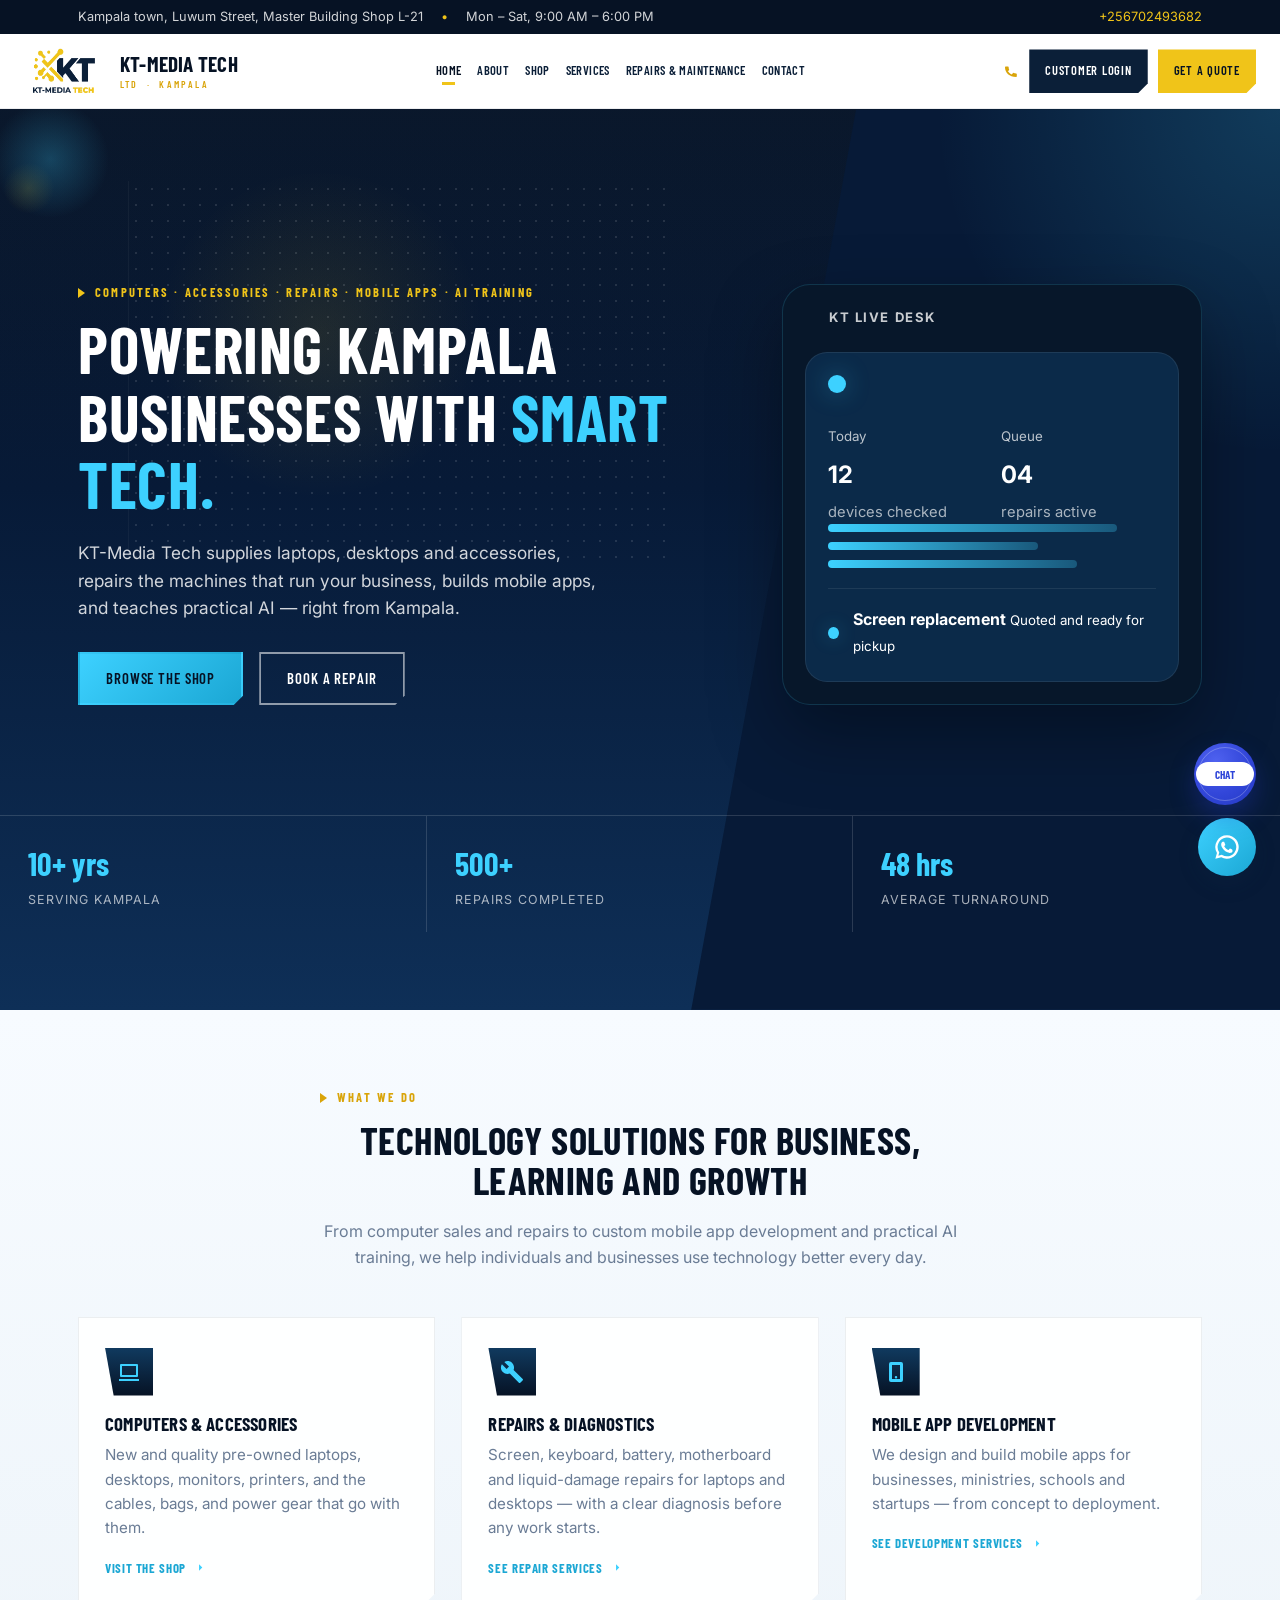
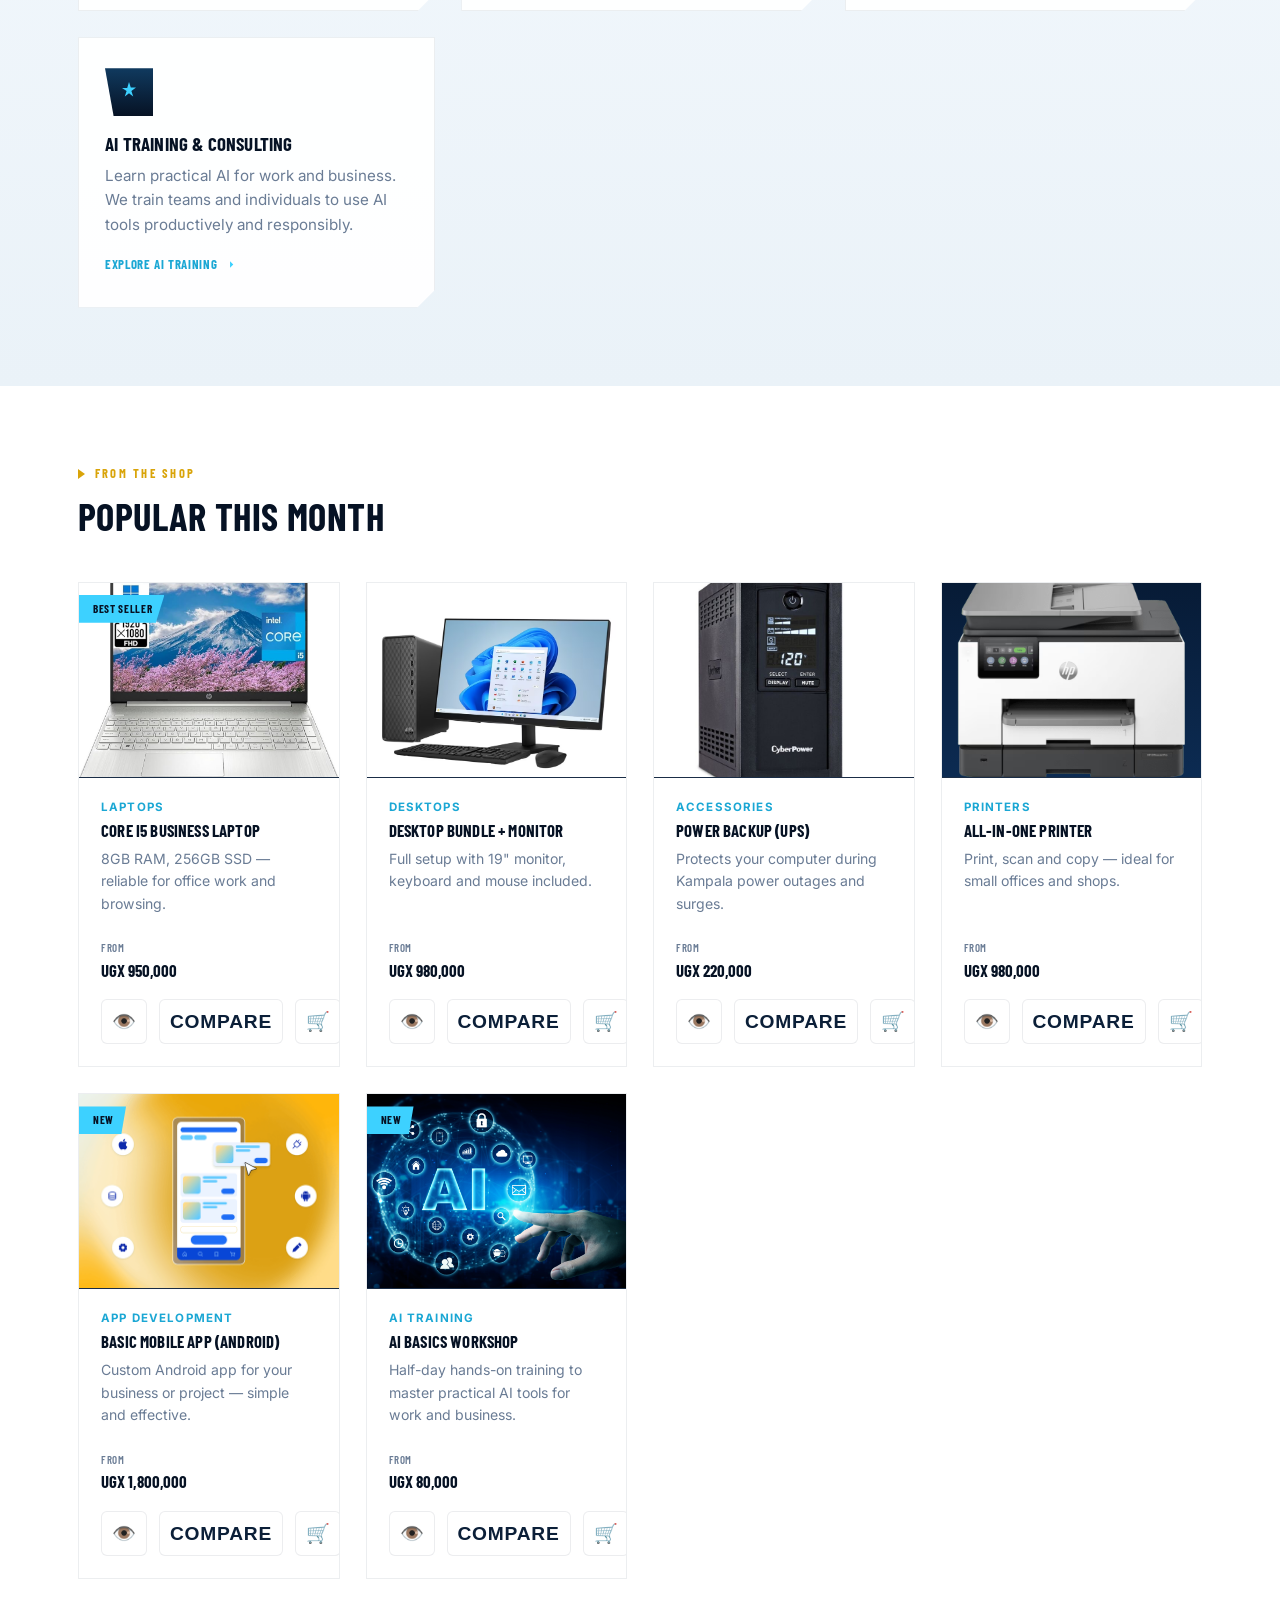
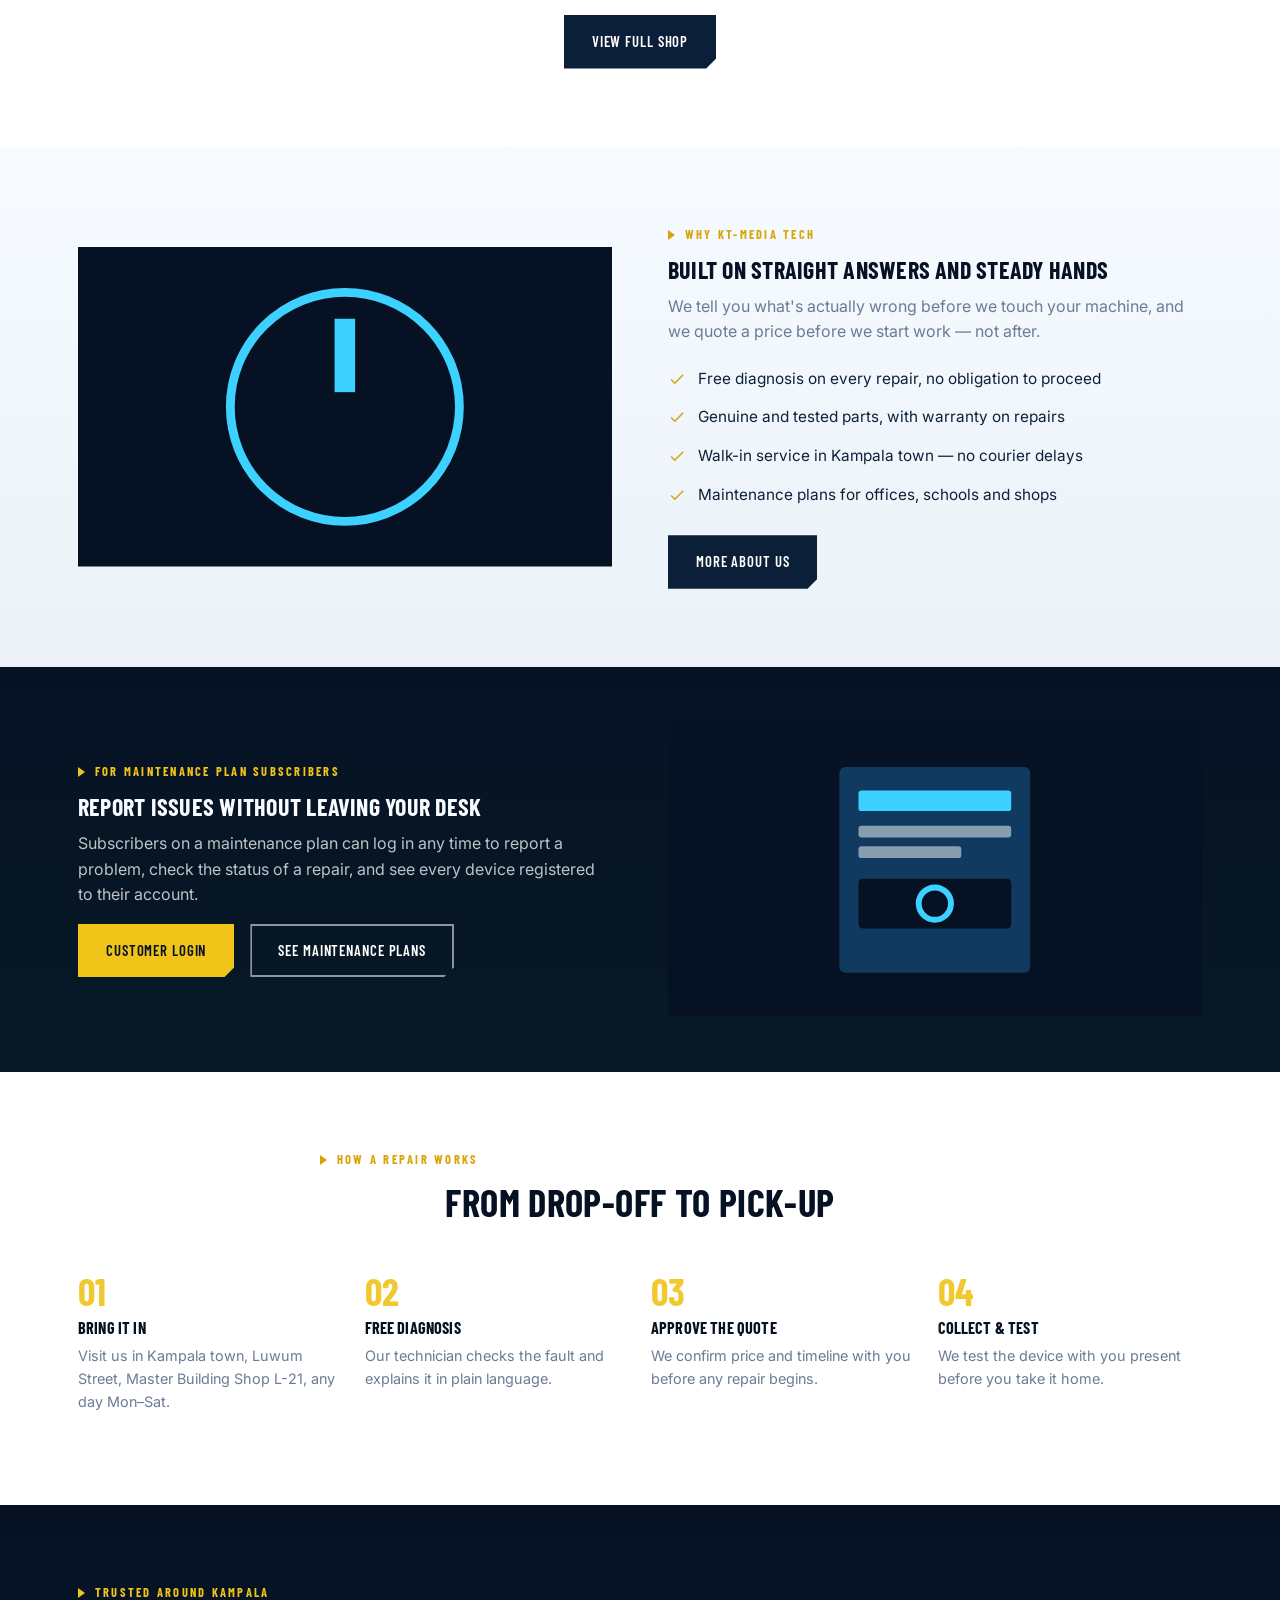
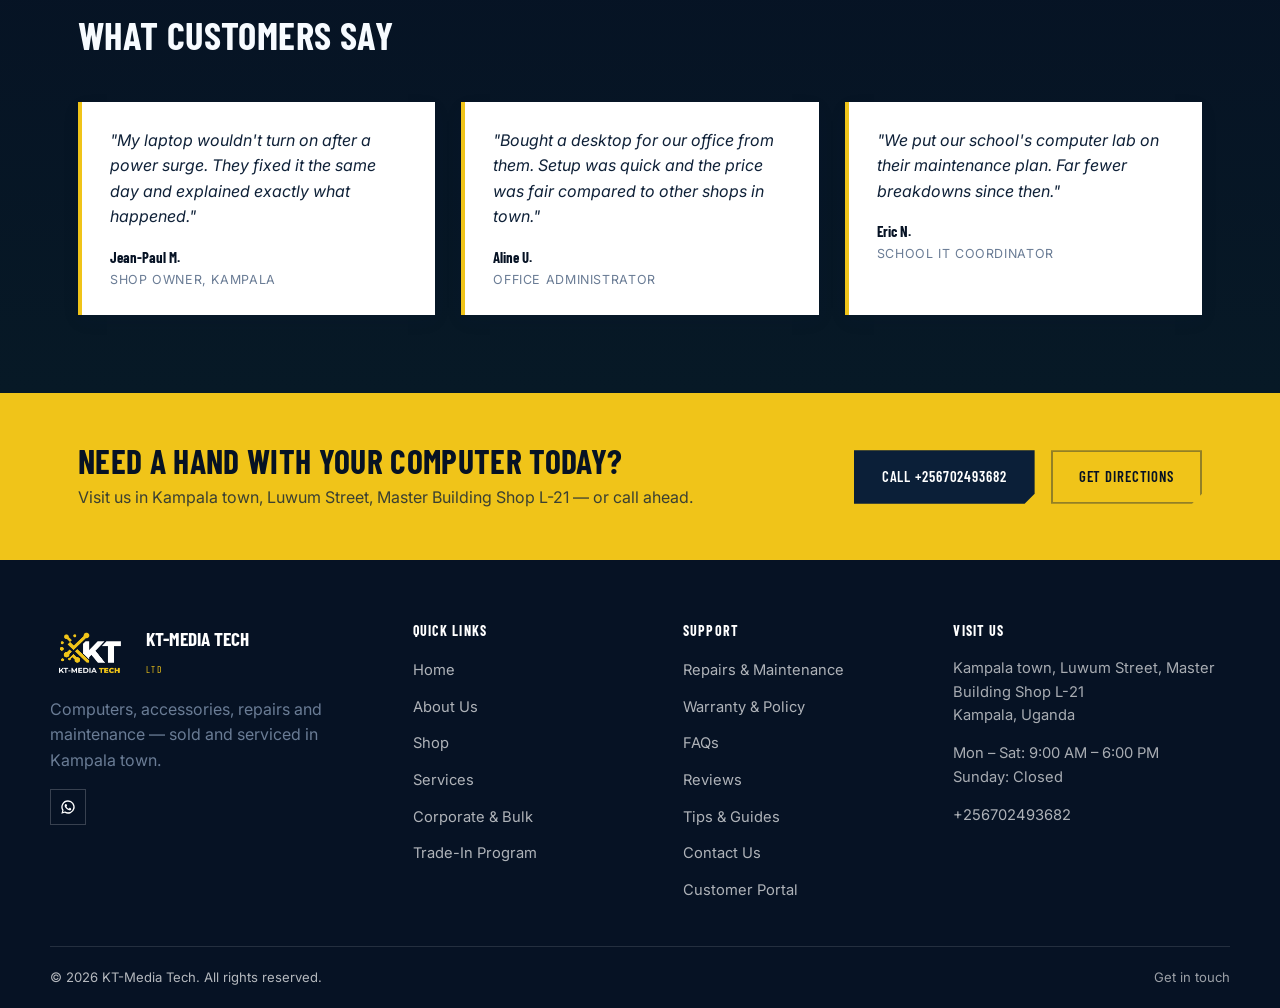
<file: index.html>
<!DOCTYPE html>
<html lang="en">
<head>
<meta charset="UTF-8">
<meta name="viewport" content="width=device-width, initial-scale=1.0">
<meta name="language" content="English">
<meta name="author" content="KT-Media Tech Ltd">
<meta name="robots" content="index, follow">
<meta name="theme-color" content="#0b1f38">
<title>KT-Media Tech — Computers, Accessories &amp; Repairs in Kampala</title>
<meta name="description" content="KT-Media Tech sells computers and accessories and offers expert repair and maintenance in Kampala town, Luwum Street, Master Building Shop L-21. Open Mon–Sat, 9am–6pm.">
<meta name="keywords" content="computers Kampala, laptop repair Kampala, computer accessories Kampala, IT services Kampala, mobile phone repair, CCTV security, business apps, AI training">
<link rel="canonical" href="https://kt-media-tech.com/">
<meta property="og:title" content="KT-Media Tech — Computers, Accessories &amp; Repairs in Kampala">
<meta property="og:description" content="KT-Media Tech sells computers and accessories and offers expert repair and maintenance in Kampala town.">
<meta property="og:type" content="business.business">
<meta property="og:url" content="https://kt-media-tech.com/">
<meta property="og:image" content="https://kt-media-tech.com/assets/logo.png">
<meta name="twitter:card" content="summary_large_image">
<meta name="twitter:title" content="KT-Media Tech — Computers, Accessories &amp; Repairs in Kampala">
<meta name="twitter:description" content="KT-Media Tech sells computers and accessories and offers expert repair and maintenance in Kampala town.">
<meta name="twitter:image" content="https://kt-media-tech.com/assets/logo.png">
<link rel="manifest" href="site.webmanifest">
<link rel="icon" href="assets/logo.png">
<link rel="preconnect" href="https://fonts.googleapis.com">
<link href="https://fonts.googleapis.com/css2?family=Barlow+Condensed:wght@500;600;700;800&family=Inter:wght@400;500;600;700&display=swap" rel="stylesheet">
<link rel="stylesheet" href="assets/style.css">
<script type="application/ld+json">
{
  "@context": "https://schema.org",
  "@type": "LocalBusiness",
  "name": "KT-Media Tech Ltd",
  "image": "https://kt-media-tech.com/assets/logo.png",
  "url": "https://kt-media-tech.com/",
  "telephone": "+256702493682",
  "address": {
    "@type": "PostalAddress",
    "streetAddress": "Luwum Street, Master Building Shop L-21",
    "addressLocality": "Kampala",
    "addressCountry": "UG"
  },
  "openingHoursSpecification": [{
    "@type": "OpeningHoursSpecification",
    "dayOfWeek": ["Monday", "Tuesday", "Wednesday", "Thursday", "Friday", "Saturday"],
    "opens": "09:00",
    "closes": "18:00"
  }],
  "sameAs": [
    "https://wa.me/256702493682"
  ],
  "priceRange": "UGX"
}
</script>
</head>
<body>

<div class="topbar">
  <div class="container">
    <div class="seg">
      <span>Kampala town, Luwum Street, Master Building Shop L-21</span>
      <span class="dot">•</span>
      <span>Mon – Sat, 9:00 AM – 6:00 PM</span>
    </div>
    <div class="seg">
      <a href="tel:+256702493682">+256702493682</a>
    </div>
  </div>
</div>

<header class="site-header">
  <div class="header-inner">
    <a href="index.html" class="brand">
      <img src="assets/logo.png" alt="KT-Media Tech logo">
      <span class="brand-text">
        <span class="t1">KT-MEDIA TECH</span><br>
        <span class="t2">LTD &nbsp;·&nbsp; KAMPALA</span>
      </span>
    </a>
    <nav class="main-nav">
      <a href="index.html" class="active">Home</a>
      <a href="pages/about.html">About</a>
      <a href="pages/shop.html">Shop</a>
      <a href="pages/services.html">Services</a>
      <a href="pages/repairs.html">Repairs &amp; Maintenance</a>
      <a href="pages/contact.html">Contact</a>
    </nav>
    <div class="header-cta">
      <span class="header-phone">
        <svg viewBox="0 0 24 24"><path d="M6.6 10.8c1.4 2.7 3.7 5 6.4 6.4l2.1-2.1c.3-.3.7-.4 1-.2 1.1.4 2.3.7 3.6.7.6 0 1 .4 1 1v3.4c0 .6-.4 1-1 1C9.6 21 3 14.4 3 6.3c0-.6.4-1 1-1h3.5c.6 0 1 .4 1 1 0 1.3.2 2.5.7 3.6.1.4 0 .8-.3 1.1l-2.3 2.1z"/></svg>
        <span class="label">+256702493682</span>
      </span>
      <a href="pages/login.html" class="btn btn-navy">Customer Login</a>
      <a href="pages/contact.html" class="btn btn-gold">Get a Quote</a>
    </div>
    <button class="nav-toggle" aria-label="Toggle menu"><span></span><span></span><span></span></button>
  </div>
</header>

<!-- HERO -->
<section class="hero">
  <div class="hero-diag"></div>
  <div class="hero-inner">
    <div>
      <div class="eyebrow">Computers · Accessories · Repairs · Mobile Apps · AI Training</div>
      <h1>Powering Kampala businesses with <em>smart tech.</em></h1>
      <p class="lead">KT-Media Tech supplies laptops, desktops and accessories, repairs the machines that run your business, builds mobile apps, and teaches practical AI — right from Kampala.</p>
      <div class="hero-actions">
        <a href="pages/shop.html" class="btn btn-cyan">Browse the Shop</a>
        <a href="pages/repairs.html" class="btn btn-outline">Book a Repair</a>
      </div>
    </div>
    <div class="hero-art">
      <div class="hero-console" aria-label="KT-Media Tech service dashboard preview">
        <div class="console-top">
          <span></span><span></span><span></span>
          <strong>KT LIVE DESK</strong>
        </div>
        <div class="console-screen">
          <div class="console-pulse">
            <span></span>
          </div>
          <div class="console-grid">
            <div>
              <small>Today</small>
              <strong>12</strong>
              <span>devices checked</span>
            </div>
            <div>
              <small>Queue</small>
              <strong>04</strong>
              <span>repairs active</span>
            </div>
          </div>
          <div class="console-lines">
            <span style="width:88%;"></span>
            <span style="width:64%;"></span>
            <span style="width:76%;"></span>
          </div>
          <div class="console-ticket">
            <span class="status-dot"></span>
            <div>
              <strong>Screen replacement</strong>
              <small>Quoted and ready for pickup</small>
            </div>
          </div>
        </div>
      </div>
    </div>
  </div>
  <div class="hero-stats">
    <div class="stat"><div class="num">10+ yrs</div><div class="lbl">Serving Kampala</div></div>
    <div class="stat"><div class="num">500+</div><div class="lbl">Repairs completed</div></div>
    <div class="stat"><div class="num">48 hrs</div><div class="lbl">Average turnaround</div></div>
  </div>
</section>

<!-- WHAT WE DO -->
<section class="section-mist">
  <div class="container">
    <div class="section-head center">
      <div class="eyebrow">What we do</div>
      <h2>Technology solutions for business, learning and growth</h2>
      <p>From computer sales and repairs to custom mobile app development and practical AI training, we help individuals and businesses use technology better every day.</p>
    </div>
    <div class="grid grid-3">
      <div class="card">
        <div class="icon"><svg viewBox="0 0 24 24"><path d="M4 4h16a1 1 0 011 1v11a1 1 0 01-1 1H4a1 1 0 01-1-1V5a1 1 0 011-1zm1 2v9h14V6H5zm-3 13h20v2H2v-2z"/></svg></div>
        <h3>Computers &amp; Accessories</h3>
        <p>New and quality pre-owned laptops, desktops, monitors, printers, and the cables, bags, and power gear that go with them.</p>
        <a href="pages/shop.html" class="card-link">Visit the shop <svg viewBox="0 0 24 24"><path d="M5 12h14M13 6l6 6-6 6"/></svg></a>
      </div>
      <div class="card">
        <div class="icon"><svg viewBox="0 0 24 24"><path d="M22.7 19l-9.1-9.1c.9-2.3.5-5-1.5-7-2.1-2.1-5.4-2.5-7.8-.9L9 6.6 6.6 9 1.9 4.3C.3 6.7.7 10 2.8 12.1c2 2 4.7 2.4 7 1.5l9.1 9.1c.4.4 1 .4 1.4 0l2.3-2.3c.5-.4.5-1.1.1-1.4z"/></svg></div>
        <h3>Repairs &amp; Diagnostics</h3>
        <p>Screen, keyboard, battery, motherboard and liquid-damage repairs for laptops and desktops — with a clear diagnosis before any work starts.</p>
        <a href="pages/repairs.html" class="card-link">See repair services <svg viewBox="0 0 24 24"><path d="M5 12h14M13 6l6 6-6 6"/></svg></a>
      </div>
      <div class="card">
        <div class="icon"><svg viewBox="0 0 24 24"><path d="M7 2h10a2 2 0 012 2v16a2 2 0 01-2 2H7a2 2 0 01-2-2V4a2 2 0 012-2zm1 3v14h8V5H8zm4 11a1.25 1.25 0 110 2.5A1.25 1.25 0 0112 16z"/></svg></div>
        <h3>Mobile App Development</h3>
        <p>We design and build mobile apps for businesses, ministries, schools and startups — from concept to deployment.</p>
        <a href="pages/services.html" class="card-link">See development services <svg viewBox="0 0 24 24"><path d="M5 12h14M13 6l6 6-6 6"/></svg></a>
      </div>
      <div class="card">
        <div class="icon"><svg viewBox="0 0 24 24"><path d="M12 2l1.8 5.6H19l-4.6 3.4 1.8 5.6L12 13.2 7.8 16.6l1.8-5.6L5 8h5.2z"/></svg></div>
        <h3>AI Training & Consulting</h3>
        <p>Learn practical AI for work and business. We train teams and individuals to use AI tools productively and responsibly.</p>
        <a href="pages/services.html" class="card-link">Explore AI training <svg viewBox="0 0 24 24"><path d="M5 12h14M13 6l6 6-6 6"/></svg></a>
      </div>
    </div>
  </div>
</section>

<!-- FEATURED PRODUCTS -->
<section>
  <div class="container">
    <div class="section-head">
      <div class="eyebrow">From the shop</div>
      <h2>Popular this month</h2>
    </div>
    <div class="grid grid-4">
      <div class="product-card">
        <div class="product-thumb"><span class="product-tag">Best Seller</span>
          <img src="assets/business_laptop.jpg" alt="Business laptop">
        </div>
        <div class="product-body">
          <span class="product-cat">Laptops</span>
          <h3>Core i5 Business Laptop</h3>
          <p>8GB RAM, 256GB SSD — reliable for office work and browsing.</p>
          <div class="product-foot">
            <span class="product-price"><span class="from">From</span>UGX 950,000</span>
          </div>
        </div>
      </div>
      <div class="product-card">
        <div class="product-thumb">
          <img src="assets/desktop_bundle_monitor.jpg" alt="Desktop bundle with monitor">
        </div>
        <div class="product-body">
          <span class="product-cat">Desktops</span>
          <h3>Desktop Bundle + Monitor</h3>
          <p>Full setup with 19" monitor, keyboard and mouse included.</p>
          <div class="product-foot">
            <span class="product-price"><span class="from">From</span>UGX 980,000</span>
          </div>
        </div>
      </div>
      <div class="product-card">
        <div class="product-thumb">
          <img src="assets/UPS.jpg" alt="UPS power backup">
        </div>
        <div class="product-body">
          <span class="product-cat">Accessories</span>
          <h3>Power Backup (UPS)</h3>
          <p>Protects your computer during Kampala power outages and surges.</p>
          <div class="product-foot">
            <span class="product-price"><span class="from">From</span>UGX 220,000</span>
          </div>
        </div>
      </div>
      <div class="product-card">
        <div class="product-thumb">
          <img src="assets/all_in_One_printer.jpg" alt="All-in-one printer">
        </div>
        <div class="product-body">
          <span class="product-cat">Printers</span>
          <h3>All-in-One Printer</h3>
          <p>Print, scan and copy — ideal for small offices and shops.</p>
          <div class="product-foot">
            <span class="product-price"><span class="from">From</span>UGX 980,000</span>
          </div>
        </div>
      </div>
      <div class="product-card">
        <div class="product-thumb"><span class="product-tag">New</span>
          <img src="assets/mobile_app.jpg" alt="Mobile app development">
        </div>
        <div class="product-body">
          <span class="product-cat">App Development</span>
          <h3>Basic Mobile App (Android)</h3>
          <p>Custom Android app for your business or project — simple and effective.</p>
          <div class="product-foot">
            <span class="product-price"><span class="from">From</span>UGX 1,800,000</span>
          </div>
        </div>
      </div>
      <div class="product-card">
        <div class="product-thumb"><span class="product-tag">New</span>
          <img src="assets/ai_basics_workshop.jpg" alt="AI basics workshop">
        </div>
        <div class="product-body">
          <span class="product-cat">AI Training</span>
          <h3>AI Basics Workshop</h3>
          <p>Half-day hands-on training to master practical AI tools for work and business.</p>
          <div class="product-foot">
            <span class="product-price"><span class="from">From</span>UGX 80,000</span>
          </div>
        </div>
      </div>
    </div>
    <div class="text-center" style="margin-top:36px;">
      <a href="pages/shop.html" class="btn btn-navy">View Full Shop</a>
    </div>
  </div>
</section>

<!-- WHY US -->
<section class="section-mist">
  <div class="container split">
    <div class="split-media">
      <svg viewBox="0 0 200 200" fill="none">
        <circle cx="100" cy="100" r="78" fill="none" stroke="#3dd1ff" stroke-width="6"/>
        <rect x="93" y="40" width="14" height="50" fill="#3dd1ff"/>
      </svg>
    </div>
    <div>
      <div class="eyebrow">Why KT-Media Tech</div>
      <h2>Built on straight answers and steady hands</h2>
      <p>We tell you what's actually wrong before we touch your machine, and we quote a price before we start work — not after.</p>
      <ul class="list-check">
        <li><svg viewBox="0 0 24 24"><path d="M9 16.2L4.8 12l-1.4 1.4L9 19 21 7l-1.4-1.4z"/></svg> Free diagnosis on every repair, no obligation to proceed</li>
        <li><svg viewBox="0 0 24 24"><path d="M9 16.2L4.8 12l-1.4 1.4L9 19 21 7l-1.4-1.4z"/></svg> Genuine and tested parts, with warranty on repairs</li>
        <li><svg viewBox="0 0 24 24"><path d="M9 16.2L4.8 12l-1.4 1.4L9 19 21 7l-1.4-1.4z"/></svg> Walk-in service in Kampala town — no courier delays</li>
        <li><svg viewBox="0 0 24 24"><path d="M9 16.2L4.8 12l-1.4 1.4L9 19 21 7l-1.4-1.4z"/></svg> Maintenance plans for offices, schools and shops</li>
      </ul>
      <a href="pages/about.html" class="btn btn-navy">More About Us</a>
    </div>
  </div>
</section>

<!-- PORTAL TEASER -->
<section class="section-navy section-tight">
  <div class="container split" style="align-items:center;">
    <div>
      <div class="eyebrow">For maintenance plan subscribers</div>
      <h2>Report issues without leaving your desk</h2>
      <p>Subscribers on a maintenance plan can log in any time to report a problem, check the status of a repair, and see every device registered to their account.</p>
      <div class="hero-actions">
        <a href="pages/login.html" class="btn btn-gold">Customer Login</a>
        <a href="pages/services.html" class="btn btn-outline">See Maintenance Plans</a>
      </div>
    </div>
    <div class="split-media" style="min-height:220px;">
      <svg viewBox="0 0 200 200" fill="none">
        <rect x="35" y="30" width="130" height="140" rx="4" fill="#103a5f"/>
        <rect x="48" y="46" width="104" height="14" rx="2" fill="#3dd1ff"/>
        <rect x="48" y="70" width="104" height="8" rx="2" fill="rgba(255,255,255,0.5)"/>
        <rect x="48" y="84" width="70" height="8" rx="2" fill="rgba(255,255,255,0.5)"/>
        <rect x="48" y="106" width="104" height="34" rx="3" fill="#061224"/>
        <circle cx="100" cy="123" r="11" fill="none" stroke="#3dd1ff" stroke-width="4"/>
      </svg>
    </div>
  </div>
</section>

<!-- PROCESS -->
<section>
  <div class="container">
    <div class="section-head center">
      <div class="eyebrow">How a repair works</div>
      <h2>From drop-off to pick-up</h2>
    </div>
    <div class="steps">
      <div class="step"><h4>Bring it in</h4><p>Visit us in Kampala town, Luwum Street, Master Building Shop L-21, any day Mon–Sat.</p></div>
      <div class="step"><h4>Free diagnosis</h4><p>Our technician checks the fault and explains it in plain language.</p></div>
      <div class="step"><h4>Approve the quote</h4><p>We confirm price and timeline with you before any repair begins.</p></div>
      <div class="step"><h4>Collect &amp; test</h4><p>We test the device with you present before you take it home.</p></div>
    </div>
  </div>
</section>

<!-- TESTIMONIALS -->
<section class="section-navy">
  <div class="container">
    <div class="section-head">
      <div class="eyebrow">Trusted around Kampala</div>
      <h2>What customers say</h2>
    </div>
    <div class="grid grid-3">
      <div class="quote-card">
        <p>"My laptop wouldn't turn on after a power surge. They fixed it the same day and explained exactly what happened."</p>
        <div class="quote-name">Jean-Paul M.</div>
        <div class="quote-role">Shop owner, Kampala</div>
      </div>
      <div class="quote-card">
        <p>"Bought a desktop for our office from them. Setup was quick and the price was fair compared to other shops in town."</p>
        <div class="quote-name">Aline U.</div>
        <div class="quote-role">Office administrator</div>
      </div>
      <div class="quote-card">
        <p>"We put our school's computer lab on their maintenance plan. Far fewer breakdowns since then."</p>
        <div class="quote-name">Eric N.</div>
        <div class="quote-role">School IT coordinator</div>
      </div>
    </div>
  </div>
</section>

<!-- CTA -->
<section class="cta-banner">
  <div class="container cta-banner-inner">
    <div>
      <h2>Need a hand with your computer today?</h2>
      <p>Visit us in Kampala town, Luwum Street, Master Building Shop L-21 — or call ahead.</p>
    </div>
    <div class="hero-actions">
      <a href="tel:+256702493682" class="btn btn-navy">Call +256702493682</a>
      <a href="pages/contact.html" class="btn btn-outline" style="border-color:rgba(8,27,56,0.4); color:var(--navy-deep);">Get Directions</a>
    </div>
  </div>
</section>

<footer class="site-footer">
  <div class="container footer-top">
    <div>
      <div class="footer-brand">
        <img src="assets/kt-media-logo-bright.png" alt="KT-Media Tech logo">
        <span>
          <span class="t1">KT-MEDIA TECH</span><br>
          <span class="t2">LTD</span>
        </span>
      </div>
      <p>Computers, accessories, repairs and maintenance — sold and serviced in Kampala town.</p>
      <div class="footer-social">
        <a href="#" aria-label="Facebook"><svg viewBox="0 0 24 24"><path d="M22 12a10 10 0 10-11.6 9.9v-7H7.9V12h2.5v-1.9c0-2.5 1.5-3.9 3.7-3.9 1.1 0 2.2.2 2.2.2v2.5h-1.3c-1.2 0-1.6.8-1.6 1.6V12h2.8l-.4 2.9h-2.4v7A10 10 0 0022 12z"/></svg></a>
        <a href="#" aria-label="Instagram"><svg viewBox="0 0 24 24"><path d="M12 2.2c3.2 0 3.6 0 4.8.1 1.2.1 2 .2 2.6.5.7.3 1.2.6 1.7 1.1.5.5.9 1 1.1 1.7.3.6.4 1.4.5 2.6.1 1.2.1 1.6.1 4.8s0 3.6-.1 4.8c-.1 1.2-.2 2-.5 2.6-.3.7-.6 1.2-1.1 1.7-.5.5-1 .9-1.7 1.1-.6.3-1.4.4-2.6.5-1.2.1-1.6.1-4.8.1s-3.6 0-4.8-.1c-1.2-.1-2-.2-2.6-.5-.7-.3-1.2-.6-1.7-1.1-.5-.5-.9-1-1.1-1.7-.3-.6-.4-1.4-.5-2.6C2 15.6 2 15.2 2 12s0-3.6.1-4.8c.1-1.2.2-2 .5-2.6.3-.7.6-1.2 1.1-1.7.5-.5 1-.9 1.7-1.1.6-.3 1.4-.4 2.6-.5C9.4 2.2 9.8 2.2 12 2.2zm0 1.8c-3.1 0-3.5 0-4.7.1-1 0-1.6.2-2 .3-.5.2-.8.4-1.2.8-.4.4-.6.7-.8 1.2-.1.4-.3 1-.3 2C3 9.5 3 9.9 3 13s0 3.5.1 4.7c0 1 .2 1.6.3 2 .2.5.4.8.8 1.2.4.4.7.6 1.2.8.4.1 1 .3 2 .3 1.2.1 1.6.1 4.7.1s3.5 0 4.7-.1c1 0 1.6-.2 2-.3.5-.2.8-.4 1.2-.8.4-.4.6-.7.8-1.2.1-.4.3-1 .3-2 .1-1.2.1-1.6.1-4.7s0-3.5-.1-4.7c0-1-.2-1.6-.3-2-.2-.5-.4-.8-.8-1.2-.4-.4-.7-.6-1.2-.8-.4-.1-1-.3-2-.3-1.2-.1-1.6-.1-4.7-.1zM12 7a5 5 0 110 10 5 5 0 010-10zm0 1.8a3.2 3.2 0 100 6.4 3.2 3.2 0 000-6.4zm5.4-3a1.2 1.2 0 110 2.4 1.2 1.2 0 010-2.4z"/></svg></a>
        <a href="https://wa.me/256702493682" aria-label="WhatsApp"><svg viewBox="0 0 24 24"><path d="M12 2a10 10 0 00-8.6 15.1L2 22l5.1-1.3A10 10 0 1012 2zm0 18a8 8 0 01-4.1-1.1l-.3-.2-3 .8.8-2.9-.2-.3A8 8 0 1112 20zm4.4-5.9c-.2-.1-1.4-.7-1.6-.8-.2-.1-.4-.1-.5.1-.2.2-.6.8-.8 1-.1.2-.3.2-.5.1-1.5-.6-2.5-1.5-3.3-2.9-.1-.2-.1-.4.1-.5.2-.2.4-.4.6-.6.2-.2.2-.4.1-.6-.1-.2-.6-1.5-.8-2-.2-.5-.4-.4-.6-.4h-.5c-.2 0-.5.1-.7.3-.2.2-.9.9-.9 2.2s.9 2.6 1.1 2.8c.1.2 1.7 2.7 4.3 3.7 2 .8 2.4.6 2.8.5.4 0 1.2-.5 1.4-1 .2-.5.2-.9.1-1z"/></svg></a>
      </div>
    </div>
    <div class="footer-col">
      <h4>Quick Links</h4>
      <ul>
        <li><a href="index.html">Home</a></li>
        <li><a href="pages/about.html">About Us</a></li>
        <li><a href="pages/shop.html">Shop</a></li>
        <li><a href="pages/services.html">Services</a></li>
        <li><a href="pages/corporate.html">Corporate &amp; Bulk</a></li>
        <li><a href="pages/trade-in.html">Trade-In Program</a></li>
      </ul>
    </div>
    <div class="footer-col">
      <h4>Support</h4>
      <ul>
        <li><a href="pages/repairs.html">Repairs &amp; Maintenance</a></li>
        <li><a href="pages/warranty.html">Warranty &amp; Policy</a></li>
        <li><a href="pages/faq.html">FAQs</a></li>
        <li><a href="pages/testimonials.html">Reviews</a></li>
        <li><a href="pages/blog.html">Tips &amp; Guides</a></li>
        <li><a href="pages/contact.html">Contact Us</a></li>
        <li><a href="pages/login.html">Customer Portal</a></li>
      </ul>
    </div>
    <div class="footer-col">
      <h4>Visit Us</h4>
      <p>Kampala town, Luwum Street, Master Building Shop L-21<br>Kampala, Uganda</p>
      <p>Mon – Sat: 9:00 AM – 6:00 PM<br>Sunday: Closed</p>
      <p><a href="tel:+256702493682">+256702493682</a></p>
    </div>
  </div>
  <div class="container footer-bottom">
    <span>&copy; <span data-year></span> KT-Media Tech. All rights reserved.</span>
    <span><a href="pages/contact.html">Get in touch</a></span>
  </div>
</footer>

<a href="https://wa.me/256702493682" class="float-whatsapp" aria-label="Chat on WhatsApp" target="_blank" rel="noopener">
  <svg viewBox="0 0 24 24"><path d="M12 2a10 10 0 00-8.6 15.1L2 22l5.1-1.3A10 10 0 1012 2zm0 18a8 8 0 01-4.1-1.1l-.3-.2-3 .8.8-2.9-.2-.3A8 8 0 1112 20zm4.4-5.9c-.2-.1-1.4-.7-1.6-.8-.2-.1-.4-.1-.5.1-.2.2-.6.8-.8 1-.1.2-.3.2-.5.1-1.5-.6-2.5-1.5-3.3-2.9-.1-.2-.1-.4.1-.5.2-.2.4-.4.6-.6.2-.2.2-.4.1-.6-.1-.2-.6-1.5-.8-2-.2-.5-.4-.4-.6-.4h-.5c-.2 0-.5.1-.7.3-.2.2-.9.9-.9 2.2s.9 2.6 1.1 2.8c.1.2 1.7 2.7 4.3 3.7 2 .8 2.4.6 2.8.5.4 0 1.2-.5 1.4-1 .2-.5.2-.9.1-1z"/></svg>
</a>

<script src="assets/site-config.js"></script>
<script src="assets/main.js"></script>
</body>
</html>
</file>
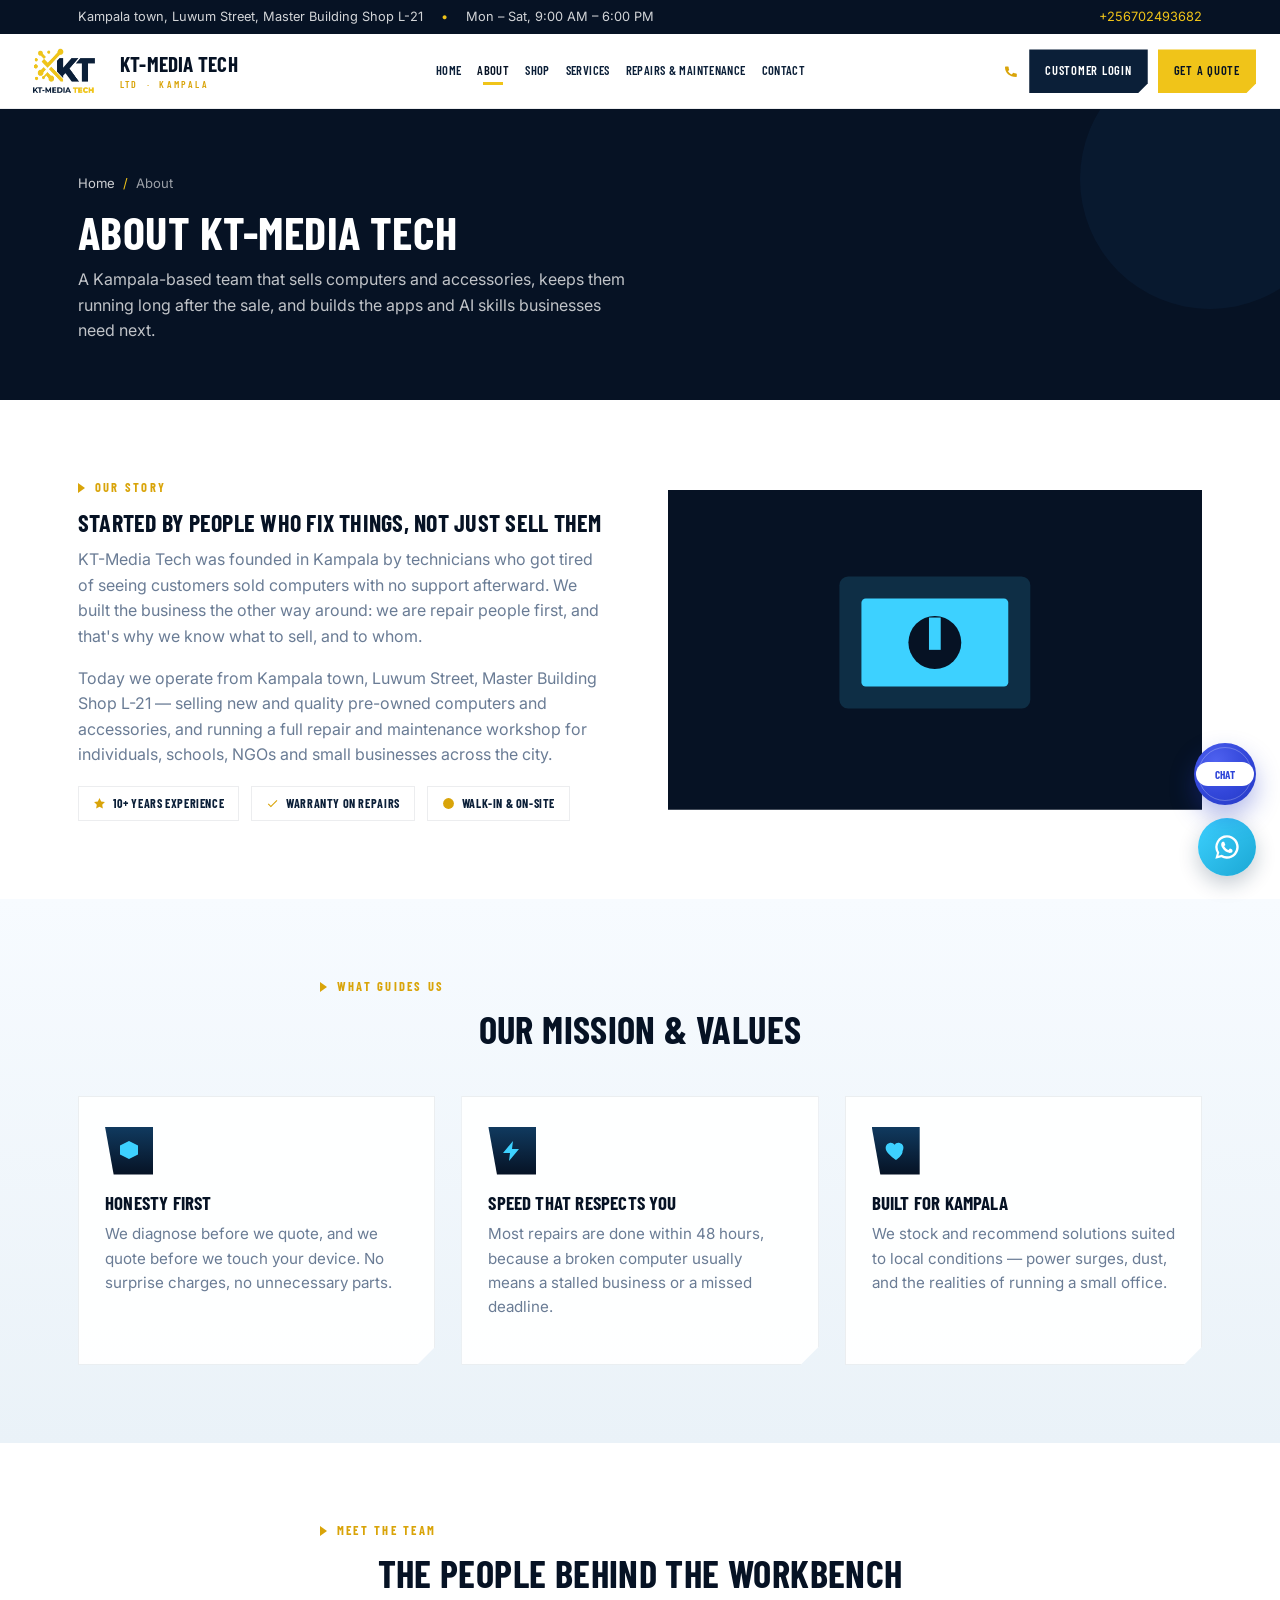
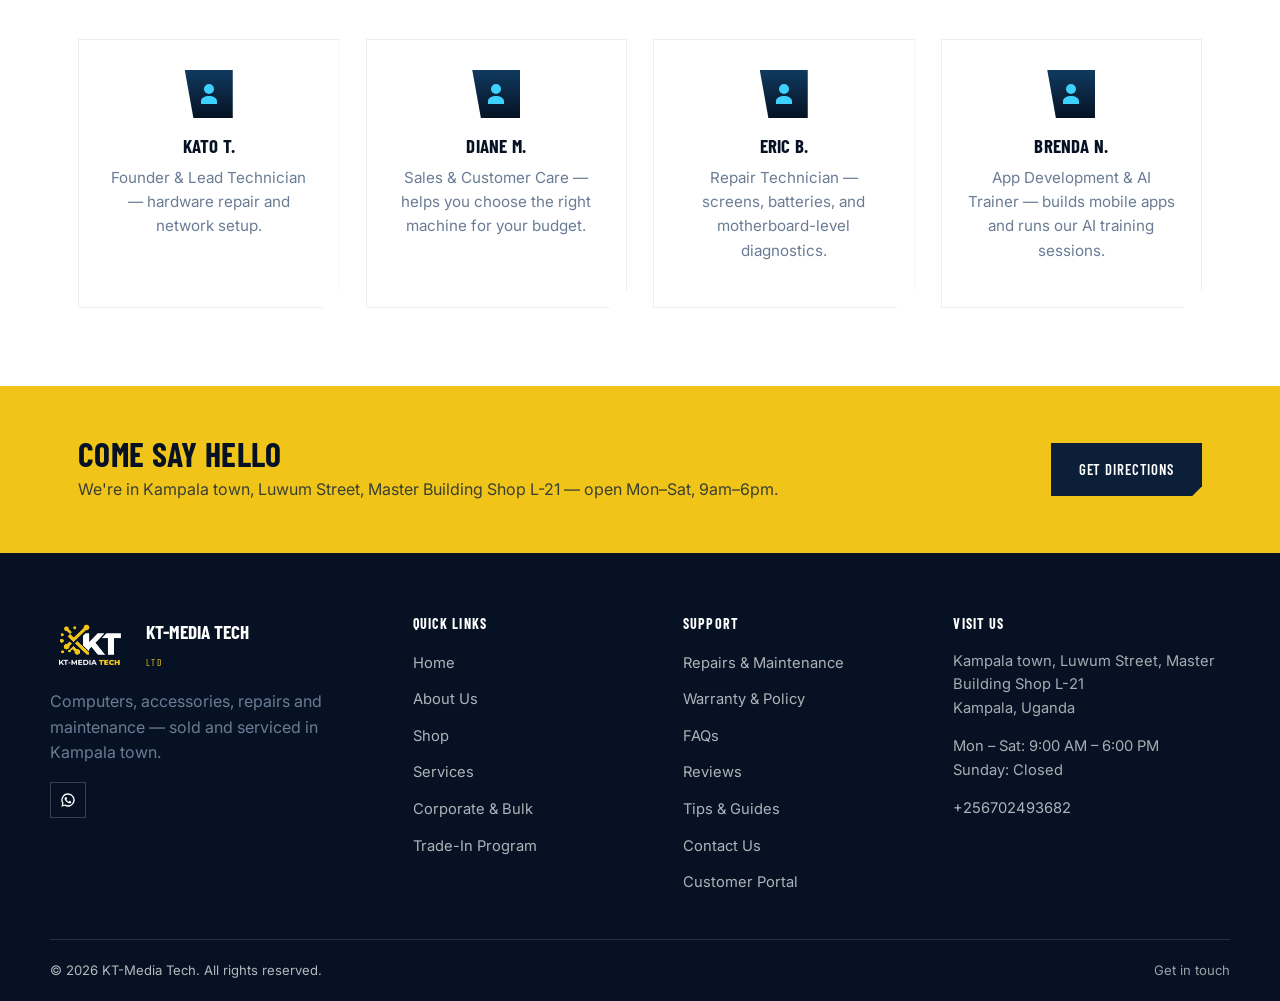
<file: pages/about.html>
<!DOCTYPE html>
<html lang="en">
<head>
<meta charset="UTF-8">
<meta name="viewport" content="width=device-width, initial-scale=1.0">
<meta name="language" content="English">
<meta name="author" content="KT-Media Tech Ltd">
<meta name="robots" content="index, follow">
<meta name="theme-color" content="#0b1f38">
<title>About Us — KT-Media Tech</title>
<meta name="description" content="Learn about KT-Media Tech, a Kampala-based computer sales, repair and maintenance company located Luwum Street, Master Building Shop L-21.">
<meta name="keywords" content="about KT-Media Tech, computer company Kampala, IT services provider Uganda, computer repair experts, business solutions Kampala">
<link rel="canonical" href="https://kt-media-tech.com/pages/about.html">
<meta property="og:title" content="About Us — KT-Media Tech">
<meta property="og:description" content="Learn about KT-Media Tech, a Kampala-based computer sales, repair and maintenance company.">
<meta property="og:type" content="website">
<meta property="og:url" content="https://kt-media-tech.com/pages/about.html">
<meta property="og:image" content="https://kt-media-tech.com/assets/logo.png">
<meta name="twitter:card" content="summary_large_image">
<meta name="twitter:title" content="About Us — KT-Media Tech">
<meta name="twitter:description" content="Learn about KT-Media Tech, a Kampala-based computer sales, repair and maintenance company.">
<meta name="twitter:image" content="https://kt-media-tech.com/assets/logo.png">
<link rel="icon" href="../assets/logo.png">
<link rel="preconnect" href="https://fonts.googleapis.com">
<link href="https://fonts.googleapis.com/css2?family=Barlow+Condensed:wght@500;600;700;800&family=Inter:wght@400;500;600;700&display=swap" rel="stylesheet">
<link rel="stylesheet" href="../assets/style.css">
</head>
<body>

<div class="topbar">
  <div class="container">
    <div class="seg">
      <span>Kampala town, Luwum Street, Master Building Shop L-21</span>
      <span class="dot">•</span>
      <span>Mon – Sat, 9:00 AM – 6:00 PM</span>
    </div>
    <div class="seg"><a href="tel:+256702493682">+256702493682</a></div>
  </div>
</div>

<header class="site-header">
  <div class="header-inner">
    <a href="../index.html" class="brand">
      <img src="../assets/logo.png" alt="KT-Media Tech logo">
      <span class="brand-text">
        <span class="t1">KT-MEDIA TECH</span><br>
        <span class="t2">LTD &nbsp;·&nbsp; KAMPALA</span>
      </span>
    </a>
    <nav class="main-nav">
      <a href="../index.html">Home</a>
      <a href="about.html" class="active">About</a>
      <a href="shop.html">Shop</a>
      <a href="services.html">Services</a>
      <a href="repairs.html">Repairs &amp; Maintenance</a>
      <a href="contact.html">Contact</a>
    </nav>
    <div class="header-cta">
      <span class="header-phone">
        <svg viewBox="0 0 24 24"><path d="M6.6 10.8c1.4 2.7 3.7 5 6.4 6.4l2.1-2.1c.3-.3.7-.4 1-.2 1.1.4 2.3.7 3.6.7.6 0 1 .4 1 1v3.4c0 .6-.4 1-1 1C9.6 21 3 14.4 3 6.3c0-.6.4-1 1-1h3.5c.6 0 1 .4 1 1 0 1.3.2 2.5.7 3.6.1.4 0 .8-.3 1.1l-2.3 2.1z"/></svg>
        <span class="label">+256702493682</span>
      </span>
      <a href="login.html" class="btn btn-navy">Customer Login</a>
      <a href="contact.html" class="btn btn-gold">Get a Quote</a>
    </div>
    <button class="nav-toggle" aria-label="Toggle menu"><span></span><span></span><span></span></button>
  </div>
</header>

<section class="page-hero">
  <div class="container">
    <div class="breadcrumb"><a href="../index.html">Home</a><span class="sep">/</span><span>About</span></div>
    <h1>About KT-Media Tech</h1>
    <p>A Kampala-based team that sells computers and accessories, keeps them running long after the sale, and builds the apps and AI skills businesses need next.</p>
  </div>
</section>

<section>
  <div class="container split">
    <div>
      <div class="eyebrow">Our story</div>
      <h2>Started by people who fix things, not just sell them</h2>
      <p>KT-Media Tech was founded in Kampala by technicians who got tired of seeing customers sold computers with no support afterward. We built the business the other way around: we are repair people first, and that's why we know what to sell, and to whom.</p>
      <p>Today we operate from Kampala town, Luwum Street, Master Building Shop L-21 — selling new and quality pre-owned computers and accessories, and running a full repair and maintenance workshop for individuals, schools, NGOs and small businesses across the city.</p>
      <div class="badge-row">
        <span class="badge"><svg viewBox="0 0 24 24"><path d="M12 2l3.1 6.3L22 9.3l-5 4.9 1.2 6.8L12 17.8l-6.2 3.2L7 14.2l-5-4.9 6.9-1z"/></svg>10+ years experience</span>
        <span class="badge"><svg viewBox="0 0 24 24"><path d="M9 16.2L4.8 12l-1.4 1.4L9 19 21 7l-1.4-1.4z"/></svg>Warranty on repairs</span>
        <span class="badge"><svg viewBox="0 0 24 24"><path d="M12 2a10 10 0 100 20 10 10 0 000-20z"/></svg>Walk-in & on-site</span>
      </div>
    </div>
    <div class="split-media">
      <svg viewBox="0 0 200 200" fill="none">
        <rect x="35" y="50" width="130" height="90" rx="6" fill="#3dd1ff" opacity="0.15"/>
        <rect x="50" y="65" width="100" height="60" rx="3" fill="#3dd1ff"/>
        <circle cx="100" cy="95" r="18" fill="#061224"/>
        <rect x="96" y="78" width="8" height="22" fill="#3dd1ff"/>
      </svg>
    </div>
  </div>
</section>

<section class="section-mist">
  <div class="container">
    <div class="section-head center">
      <div class="eyebrow">What guides us</div>
      <h2>Our mission &amp; values</h2>
    </div>
    <div class="grid grid-3">
      <div class="card">
        <div class="icon"><svg viewBox="0 0 24 24"><path d="M12 2l9 4.5v9L12 20l-9-4.5v-9z"/></svg></div>
        <h3>Honesty First</h3>
        <p>We diagnose before we quote, and we quote before we touch your device. No surprise charges, no unnecessary parts.</p>
      </div>
      <div class="card">
        <div class="icon"><svg viewBox="0 0 24 24"><path d="M13 2L3 14h7l-1 8 10-12h-7z"/></svg></div>
        <h3>Speed That Respects You</h3>
        <p>Most repairs are done within 48 hours, because a broken computer usually means a stalled business or a missed deadline.</p>
      </div>
      <div class="card">
        <div class="icon"><svg viewBox="0 0 24 24"><path d="M12 21s-7-4.4-9.5-9C0.7 8.4 2 4.8 5.6 4c2-.5 3.8.3 5 1.8.9-1.5 2.9-2.3 5-1.8 3.6.8 4.9 4.4 3 8C19 16.6 12 21 12 21z"/></svg></div>
        <h3>Built for Kampala</h3>
        <p>We stock and recommend solutions suited to local conditions — power surges, dust, and the realities of running a small office.</p>
      </div>
    </div>
  </div>
</section>

<section>
  <div class="container">
    <div class="section-head center">
      <div class="eyebrow">Meet the team</div>
      <h2>The people behind the workbench</h2>
    </div>
    <div class="grid grid-4">
      <div class="card text-center">
        <div class="icon" style="margin-inline:auto;"><svg viewBox="0 0 24 24"><path d="M12 12a5 5 0 100-10 5 5 0 000 10zm0 2c-4 0-8 2-8 5v3h16v-3c0-3-4-5-8-5z"/></svg></div>
        <h3>Kato T.</h3>
        <p>Founder &amp; Lead Technician — hardware repair and network setup.</p>
      </div>
      <div class="card text-center">
        <div class="icon" style="margin-inline:auto;"><svg viewBox="0 0 24 24"><path d="M12 12a5 5 0 100-10 5 5 0 000 10zm0 2c-4 0-8 2-8 5v3h16v-3c0-3-4-5-8-5z"/></svg></div>
        <h3>Diane M.</h3>
        <p>Sales &amp; Customer Care — helps you choose the right machine for your budget.</p>
      </div>
      <div class="card text-center">
        <div class="icon" style="margin-inline:auto;"><svg viewBox="0 0 24 24"><path d="M12 12a5 5 0 100-10 5 5 0 000 10zm0 2c-4 0-8 2-8 5v3h16v-3c0-3-4-5-8-5z"/></svg></div>
        <h3>Eric B.</h3>
        <p>Repair Technician — screens, batteries, and motherboard-level diagnostics.</p>
      </div>
      <div class="card text-center">
        <div class="icon" style="margin-inline:auto;"><svg viewBox="0 0 24 24"><path d="M12 12a5 5 0 100-10 5 5 0 000 10zm0 2c-4 0-8 2-8 5v3h16v-3c0-3-4-5-8-5z"/></svg></div>
        <h3>Brenda N.</h3>
        <p>App Development &amp; AI Trainer — builds mobile apps and runs our AI training sessions.</p>
      </div>
    </div>
  </div>
</section>

<section class="cta-banner">
  <div class="container cta-banner-inner">
    <div>
      <h2>Come say hello</h2>
      <p>We're in Kampala town, Luwum Street, Master Building Shop L-21 — open Mon–Sat, 9am–6pm.</p>
    </div>
    <a href="contact.html" class="btn btn-navy">Get Directions</a>
  </div>
</section>

<footer class="site-footer">
  <div class="container footer-top">
    <div>
      <div class="footer-brand">
        <img src="../assets/kt-media-logo-bright.png" alt="KT-Media Tech logo">
        <span><span class="t1">KT-MEDIA TECH</span><br><span class="t2">LTD</span></span>
      </div>
      <p>Computers, accessories, repairs and maintenance — sold and serviced in Kampala town.</p>
      <div class="footer-social">
        <a href="#" aria-label="Facebook"><svg viewBox="0 0 24 24"><path d="M22 12a10 10 0 10-11.6 9.9v-7H7.9V12h2.5v-1.9c0-2.5 1.5-3.9 3.7-3.9 1.1 0 2.2.2 2.2.2v2.5h-1.3c-1.2 0-1.6.8-1.6 1.6V12h2.8l-.4 2.9h-2.4v7A10 10 0 0022 12z"/></svg></a>
        <a href="#" aria-label="Instagram"><svg viewBox="0 0 24 24"><path d="M12 2.2c3.2 0 3.6 0 4.8.1 1.2.1 2 .2 2.6.5.7.3 1.2.6 1.7 1.1.5.5.9 1 1.1 1.7.3.6.4 1.4.5 2.6.1 1.2.1 1.6.1 4.8s0 3.6-.1 4.8c-.1 1.2-.2 2-.5 2.6-.3.7-.6 1.2-1.1 1.7-.5.5-1 .9-1.7 1.1-.6.3-1.4.4-2.6.5-1.2.1-1.6.1-4.8.1s-3.6 0-4.8-.1c-1.2-.1-2-.2-2.6-.5-.7-.3-1.2-.6-1.7-1.1-.5-.5-.9-1-1.1-1.7-.3-.6-.4-1.4-.5-2.6C2 15.6 2 15.2 2 12s0-3.6.1-4.8c.1-1.2.2-2 .5-2.6.3-.7.6-1.2 1.1-1.7.5-.5 1-.9 1.7-1.1.6-.3 1.4-.4 2.6-.5C9.4 2.2 9.8 2.2 12 2.2zm0 1.8c-3.1 0-3.5 0-4.7.1-1 0-1.6.2-2 .3-.5.2-.8.4-1.2.8-.4.4-.6.7-.8 1.2-.1.4-.3 1-.3 2C3 9.5 3 9.9 3 13s0 3.5.1 4.7c0 1 .2 1.6.3 2 .2.5.4.8.8 1.2.4.4.7.6 1.2.8.4.1 1 .3 2 .3 1.2.1 1.6.1 4.7.1s3.5 0 4.7-.1c1 0 1.6-.2 2-.3.5-.2.8-.4 1.2-.8.4-.4.6-.7.8-1.2.1-.4.3-1 .3-2 .1-1.2.1-1.6.1-4.7s0-3.5-.1-4.7c0-1-.2-1.6-.3-2-.2-.5-.4-.8-.8-1.2-.4-.4-.7-.6-1.2-.8-.4-.1-1-.3-2-.3-1.2-.1-1.6-.1-4.7-.1zM12 7a5 5 0 110 10 5 5 0 010-10zm0 1.8a3.2 3.2 0 100 6.4 3.2 3.2 0 000-6.4zm5.4-3a1.2 1.2 0 110 2.4 1.2 1.2 0 010-2.4z"/></svg></a>
        <a href="https://wa.me/256702493682" aria-label="WhatsApp"><svg viewBox="0 0 24 24"><path d="M12 2a10 10 0 00-8.6 15.1L2 22l5.1-1.3A10 10 0 1012 2zm0 18a8 8 0 01-4.1-1.1l-.3-.2-3 .8.8-2.9-.2-.3A8 8 0 1112 20zm4.4-5.9c-.2-.1-1.4-.7-1.6-.8-.2-.1-.4-.1-.5.1-.2.2-.6.8-.8 1-.1.2-.3.2-.5.1-1.5-.6-2.5-1.5-3.3-2.9-.1-.2-.1-.4.1-.5.2-.2.4-.4.6-.6.2-.2.2-.4.1-.6-.1-.2-.6-1.5-.8-2-.2-.5-.4-.4-.6-.4h-.5c-.2 0-.5.1-.7.3-.2.2-.9.9-.9 2.2s.9 2.6 1.1 2.8c.1.2 1.7 2.7 4.3 3.7 2 .8 2.4.6 2.8.5.4 0 1.2-.5 1.4-1 .2-.5.2-.9.1-1z"/></svg></a>
      </div>
    </div>
    <div class="footer-col">
      <h4>Quick Links</h4>
      <ul>
        <li><a href="../index.html">Home</a></li>
        <li><a href="about.html">About Us</a></li>
        <li><a href="shop.html">Shop</a></li>
        <li><a href="services.html">Services</a></li>
        <li><a href="corporate.html">Corporate &amp; Bulk</a></li>
        <li><a href="trade-in.html">Trade-In Program</a></li>
      </ul>
    </div>
    <div class="footer-col">
      <h4>Support</h4>
      <ul>
        <li><a href="repairs.html">Repairs &amp; Maintenance</a></li>
        <li><a href="warranty.html">Warranty &amp; Policy</a></li>
        <li><a href="faq.html">FAQs</a></li>
        <li><a href="testimonials.html">Reviews</a></li>
        <li><a href="blog.html">Tips &amp; Guides</a></li>
        <li><a href="contact.html">Contact Us</a></li>
        <li><a href="login.html">Customer Portal</a></li>
      </ul>
    </div>
    <div class="footer-col">
      <h4>Visit Us</h4>
      <p>Kampala town, Luwum Street, Master Building Shop L-21<br>Kampala, Uganda</p>
      <p>Mon – Sat: 9:00 AM – 6:00 PM<br>Sunday: Closed</p>
      <p><a href="tel:+256702493682">+256702493682</a></p>
    </div>
  </div>
  <div class="container footer-bottom">
    <span>&copy; <span data-year></span> KT-Media Tech. All rights reserved.</span>
    <span><a href="contact.html">Get in touch</a></span>
  </div>
</footer>

<a href="https://wa.me/256702493682" class="float-whatsapp" aria-label="Chat on WhatsApp" target="_blank" rel="noopener">
  <svg viewBox="0 0 24 24"><path d="M12 2a10 10 0 00-8.6 15.1L2 22l5.1-1.3A10 10 0 1012 2zm0 18a8 8 0 01-4.1-1.1l-.3-.2-3 .8.8-2.9-.2-.3A8 8 0 1112 20zm4.4-5.9c-.2-.1-1.4-.7-1.6-.8-.2-.1-.4-.1-.5.1-.2.2-.6.8-.8 1-.1.2-.3.2-.5.1-1.5-.6-2.5-1.5-3.3-2.9-.1-.2-.1-.4.1-.5.2-.2.4-.4.6-.6.2-.2.2-.4.1-.6-.1-.2-.6-1.5-.8-2-.2-.5-.4-.4-.6-.4h-.5c-.2 0-.5.1-.7.3-.2.2-.9.9-.9 2.2s.9 2.6 1.1 2.8c.1.2 1.7 2.7 4.3 3.7 2 .8 2.4.6 2.8.5.4 0 1.2-.5 1.4-1 .2-.5.2-.9.1-1z"/></svg>
</a>

<script src="../assets/site-config.js"></script>
<script src="../assets/main.js"></script>
</body>
</html>
</file>
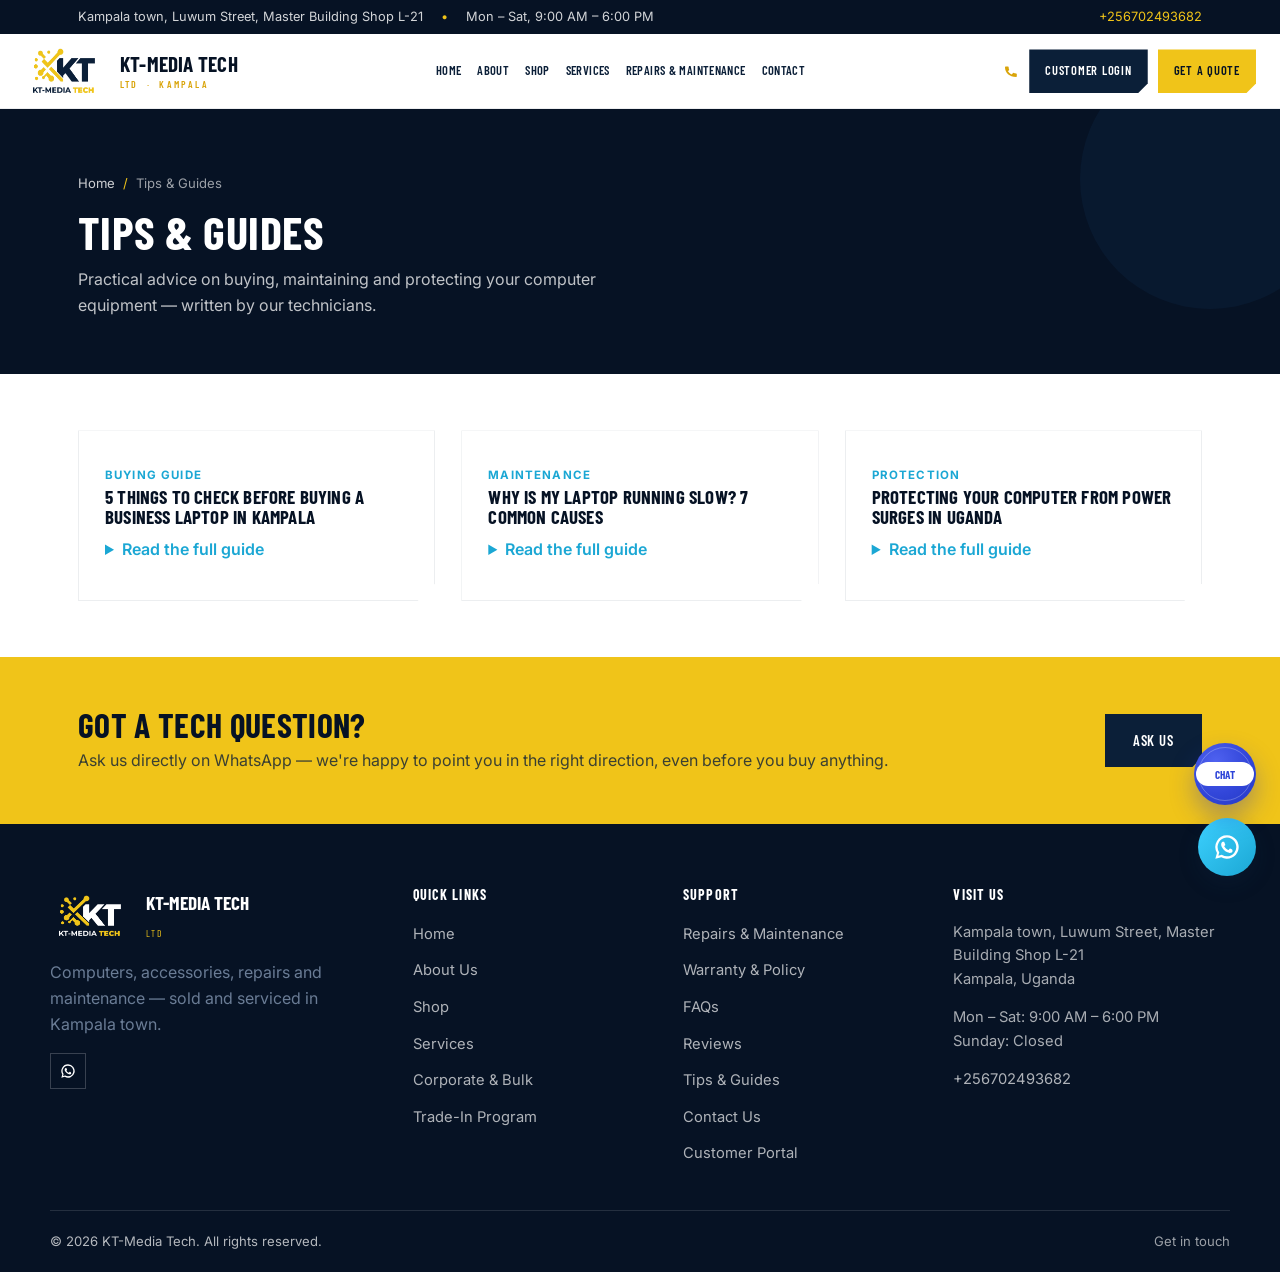
<file: pages/blog.html>
<!DOCTYPE html>
<html lang="en">
<head>
<meta charset="UTF-8">
<meta name="viewport" content="width=device-width, initial-scale=1.0">
<meta name="language" content="English">
<meta name="author" content="KT-Media Tech Ltd">
<meta name="robots" content="index, follow">
<meta name="theme-color" content="#0b1f38">
<title>Tips & Guides — KT-Media Tech Blog</title>
<meta name="description" content="Practical tech tips, buying guides and maintenance advice from KT-Media Tech, Kampala.">
<meta name="keywords" content="laptop buying guide Uganda, computer maintenance tips, KT-Media Tech blog">
<link rel="canonical" href="https://kt-media-tech.com/pages/blog.html">
<meta property="og:title" content="Tips & Guides — KT-Media Tech Blog">
<meta property="og:description" content="Practical tech tips, buying guides and maintenance advice from KT-Media Tech, Kampala.">
<meta property="og:type" content="website">
<meta property="og:url" content="https://kt-media-tech.com/pages/blog.html">
<meta property="og:image" content="https://kt-media-tech.com/assets/logo.png">
<meta name="twitter:card" content="summary_large_image">
<meta name="twitter:title" content="Tips & Guides — KT-Media Tech Blog">
<meta name="twitter:description" content="Practical tech tips, buying guides and maintenance advice from KT-Media Tech, Kampala.">
<meta name="twitter:image" content="https://kt-media-tech.com/assets/logo.png">
<link rel="icon" href="../assets/logo.png">
<link rel="preconnect" href="https://fonts.googleapis.com">
<link href="https://fonts.googleapis.com/css2?family=Barlow+Condensed:wght@500;600;700;800&family=Inter:wght@400;500;600;700&display=swap" rel="stylesheet">
<link rel="stylesheet" href="../assets/style.css">
</head>
<body>

<div class="topbar">
  <div class="container">
    <div class="seg">
      <span>Kampala town, Luwum Street, Master Building Shop L-21</span>
      <span class="dot">•</span>
      <span>Mon – Sat, 9:00 AM – 6:00 PM</span>
    </div>
    <div class="seg"><a href="tel:+256702493682">+256702493682</a></div>
  </div>
</div>

<header class="site-header">
  <div class="header-inner">
    <a href="../index.html" class="brand">
      <img src="../assets/logo.png" alt="KT-Media Tech logo">
      <span class="brand-text">
        <span class="t1">KT-MEDIA TECH</span><br>
        <span class="t2">LTD &nbsp;·&nbsp; KAMPALA</span>
      </span>
    </a>
    <nav class="main-nav">
      <a href="../index.html">Home</a>
      <a href="about.html">About</a>
      <a href="shop.html">Shop</a>
      <a href="services.html">Services</a>
      <a href="repairs.html">Repairs &amp; Maintenance</a>
      <a href="contact.html">Contact</a>
    </nav>
    <div class="header-cta">
      <span class="header-phone">
        <svg viewBox="0 0 24 24"><path d="M6.6 10.8c1.4 2.7 3.7 5 6.4 6.4l2.1-2.1c.3-.3.7-.4 1-.2 1.1.4 2.3.7 3.6.7.6 0 1 .4 1 1v3.4c0 .6-.4 1-1 1C9.6 21 3 14.4 3 6.3c0-.6.4-1 1-1h3.5c.6 0 1 .4 1 1 0 1.3.2 2.5.7 3.6.1.4 0 .8-.3 1.1l-2.3 2.1z"/></svg>
        <span class="label">+256702493682</span>
      </span>
      <a href="login.html" class="btn btn-navy">Customer Login</a>
      <a href="contact.html" class="btn btn-gold">Get a Quote</a>
    </div>
    <button class="nav-toggle" aria-label="Toggle menu"><span></span><span></span><span></span></button>
  </div>
</header>

<section class="page-hero">
  <div class="container">
    <div class="breadcrumb"><a href="../index.html">Home</a><span class="sep">/</span><span>Tips &amp; Guides</span></div>
    <h1>Tips &amp; Guides</h1>
    <p>Practical advice on buying, maintaining and protecting your computer equipment — written by our technicians.</p>
  </div>
</section>

<section class="section-tight">
  <div class="container">
    <div class="grid grid-3" style="align-items:start;">

      <article class="card" style="grid-column: span 1;">
        <span class="product-cat">Buying Guide</span>
        <h3>5 Things to Check Before Buying a Business Laptop in Kampala</h3>
        <details>
          <summary style="cursor:pointer; color:var(--cyan-deep); font-weight:600; margin:8px 0;">Read the full guide</summary>
          <div style="margin-top:10px; font-size:0.95rem; line-height:1.7;">
            <p><strong>1. RAM matters more than the sticker price.</strong> An 8GB machine handles browsers, spreadsheets and video calls comfortably. Anything heavier — design work, many tabs, accounting software — needs 16GB.</p>
            <p><strong>2. SSD, not HDD.</strong> A solid-state drive boots and loads programs several times faster than an older hard disk, even on a budget machine.</p>
            <p><strong>3. Battery health on refurbished units.</strong> Always ask for the battery condition to be tested and disclosed before you buy a pre-owned laptop — it's the part that wears fastest.</p>
            <p><strong>4. Power adapter compatibility.</strong> Confirm you're getting the original or a matching charger; the wrong adapter can damage a laptop's battery circuit over time.</p>
            <p><strong>5. Local warranty and support.</strong> A cheaper machine with no local support can cost more in the long run. Buy from a seller who can also repair what they sell.</p>
          </div>
        </details>
      </article>

      <article class="card">
        <span class="product-cat">Maintenance</span>
        <h3>Why Is My Laptop Running Slow? 7 Common Causes</h3>
        <details>
          <summary style="cursor:pointer; color:var(--cyan-deep); font-weight:600; margin:8px 0;">Read the full guide</summary>
          <div style="margin-top:10px; font-size:0.95rem; line-height:1.7;">
            <p>1. Too many programs starting automatically with Windows. 2. A nearly-full hard drive — keep at least 15% free space. 3. Dust buildup causing the fan to overheat and throttle performance. 4. An aging battery forcing the CPU into power-saving mode. 5. Malware or unwanted browser extensions running in the background. 6. Outdated drivers or operating system. 7. A failing hard drive — if the laptop also freezes or makes clicking sounds, get it checked urgently.</p>
            <p>Most of these are fixable in under an hour with a clean-up and a fan service. Bring your laptop in for a free diagnosis before assuming you need a new one.</p>
          </div>
        </details>
      </article>

      <article class="card">
        <span class="product-cat">Protection</span>
        <h3>Protecting Your Computer From Power Surges in Uganda</h3>
        <details>
          <summary style="cursor:pointer; color:var(--cyan-deep); font-weight:600; margin:8px 0;">Read the full guide</summary>
          <div style="margin-top:10px; font-size:0.95rem; line-height:1.7;">
            <p>Sudden power cuts and the surge that often follows when power returns are one of the most common causes of desktop and printer damage we see in our workshop. A UPS (uninterruptible power supply) does two jobs: it filters out surges, and it gives you a few minutes of battery runtime to save your work and shut down safely.</p>
            <p>For a single office desktop, a basic UPS is usually enough. For a small server, router, or multiple machines, size the UPS to your total load — we can help you calculate this in-store. Surge-protected power strips are a cheaper minimum option, but they don't provide backup runtime like a UPS does.</p>
          </div>
        </details>
      </article>

    </div>
  </div>
</section>

<section class="cta-banner">
  <div class="container cta-banner-inner">
    <div>
      <h2>Got a tech question?</h2>
      <p>Ask us directly on WhatsApp — we're happy to point you in the right direction, even before you buy anything.</p>
    </div>
    <a href="https://wa.me/256702493682" class="btn btn-navy">Ask Us</a>
  </div>
</section>

<footer class="site-footer">
  <div class="container footer-top">
    <div>
      <div class="footer-brand">
        <img src="../assets/kt-media-logo-bright.png" alt="KT-Media Tech logo">
        <span><span class="t1">KT-MEDIA TECH</span><br><span class="t2">LTD</span></span>
      </div>
      <p>Computers, accessories, repairs and maintenance — sold and serviced in Kampala town.</p>
      <div class="footer-social">
        <a href="#" aria-label="Facebook"><svg viewBox="0 0 24 24"><path d="M22 12a10 10 0 10-11.6 9.9v-7H7.9V12h2.5v-1.9c0-2.5 1.5-3.9 3.7-3.9 1.1 0 2.2.2 2.2.2v2.5h-1.3c-1.2 0-1.6.8-1.6 1.6V12h2.8l-.4 2.9h-2.4v7A10 10 0 0022 12z"/></svg></a>
        <a href="#" aria-label="Instagram"><svg viewBox="0 0 24 24"><path d="M12 2.2c3.2 0 3.6 0 4.8.1 1.2.1 2 .2 2.6.5.7.3 1.2.6 1.7 1.1.5.5.9 1 1.1 1.7.3.6.4 1.4.5 2.6.1 1.2.1 1.6.1 4.8s0 3.6-.1 4.8c-.1 1.2-.2 2-.5 2.6-.3.7-.6 1.2-1.1 1.7-.5.5-1 .9-1.7 1.1-.6.3-1.4.4-2.6.5-1.2.1-1.6.1-4.8.1s-3.6 0-4.8-.1c-1.2-.1-2-.2-2.6-.5-.7-.3-1.2-.6-1.7-1.1-.5-.5-.9-1-1.1-1.7-.3-.6-.4-1.4-.5-2.6C2 15.6 2 15.2 2 12s0-3.6.1-4.8c.1-1.2.2-2 .5-2.6.3-.7.6-1.2 1.1-1.7.5-.5 1-.9 1.7-1.1.6-.3 1.4-.4 2.6-.5C9.4 2.2 9.8 2.2 12 2.2zm0 1.8c-3.1 0-3.5 0-4.7.1-1 0-1.6.2-2 .3-.5.2-.8.4-1.2.8-.4.4-.6.7-.8 1.2-.1.4-.3 1-.3 2C3 9.5 3 9.9 3 13s0 3.5.1 4.7c0 1 .2 1.6.3 2 .2.5.4.8.8 1.2.4.4.7.6 1.2.8.4.1 1 .3 2 .3 1.2.1 1.6.1 4.7.1s3.5 0 4.7-.1c1 0 1.6-.2 2-.3.5-.2.8-.4 1.2-.8.4-.4.6-.7.8-1.2.1-.4.3-1 .3-2 .1-1.2.1-1.6.1-4.7s0-3.5-.1-4.7c0-1-.2-1.6-.3-2-.2-.5-.4-.8-.8-1.2-.4-.4-.7-.6-1.2-.8-.4-.1-1-.3-2-.3-1.2-.1-1.6-.1-4.7-.1zM12 7a5 5 0 110 10 5 5 0 010-10zm0 1.8a3.2 3.2 0 100 6.4 3.2 3.2 0 000-6.4zm5.4-3a1.2 1.2 0 110 2.4 1.2 1.2 0 010-2.4z"/></svg></a>
        <a href="https://wa.me/256702493682" aria-label="WhatsApp"><svg viewBox="0 0 24 24"><path d="M12 2a10 10 0 00-8.6 15.1L2 22l5.1-1.3A10 10 0 1012 2zm0 18a8 8 0 01-4.1-1.1l-.3-.2-3 .8.8-2.9-.2-.3A8 8 0 1112 20zm4.4-5.9c-.2-.1-1.4-.7-1.6-.8-.2-.1-.4-.1-.5.1-.2.2-.6.8-.8 1-.1.2-.3.2-.5.1-1.5-.6-2.5-1.5-3.3-2.9-.1-.2-.1-.4.1-.5.2-.2.4-.4.6-.6.2-.2.2-.4.1-.6-.1-.2-.6-1.5-.8-2-.2-.5-.4-.4-.6-.4h-.5c-.2 0-.5.1-.7.3-.2.2-.9.9-.9 2.2s.9 2.6 1.1 2.8c.1.2 1.7 2.7 4.3 3.7 2 .8 2.4.6 2.8.5.4 0 1.2-.5 1.4-1 .2-.5.2-.9.1-1z"/></svg></a>
      </div>
    </div>
    <div class="footer-col">
      <h4>Quick Links</h4>
      <ul>
        <li><a href="../index.html">Home</a></li>
        <li><a href="about.html">About Us</a></li>
        <li><a href="shop.html">Shop</a></li>
        <li><a href="services.html">Services</a></li>
        <li><a href="corporate.html">Corporate &amp; Bulk</a></li>
        <li><a href="trade-in.html">Trade-In Program</a></li>
      </ul>
    </div>
    <div class="footer-col">
      <h4>Support</h4>
      <ul>
        <li><a href="repairs.html">Repairs &amp; Maintenance</a></li>
        <li><a href="warranty.html">Warranty &amp; Policy</a></li>
        <li><a href="faq.html">FAQs</a></li>
        <li><a href="testimonials.html">Reviews</a></li>
        <li><a href="blog.html">Tips &amp; Guides</a></li>
        <li><a href="contact.html">Contact Us</a></li>
        <li><a href="login.html">Customer Portal</a></li>
      </ul>
    </div>
    <div class="footer-col">
      <h4>Visit Us</h4>
      <p>Kampala town, Luwum Street, Master Building Shop L-21<br>Kampala, Uganda</p>
      <p>Mon – Sat: 9:00 AM – 6:00 PM<br>Sunday: Closed</p>
      <p><a href="tel:+256702493682">+256702493682</a></p>
    </div>
  </div>
  <div class="container footer-bottom">
    <span>&copy; <span data-year></span> KT-Media Tech. All rights reserved.</span>
    <span><a href="contact.html">Get in touch</a></span>
  </div>
</footer>

<a href="https://wa.me/256702493682" class="float-whatsapp" aria-label="Chat on WhatsApp" target="_blank" rel="noopener">
  <svg viewBox="0 0 24 24"><path d="M12 2a10 10 0 00-8.6 15.1L2 22l5.1-1.3A10 10 0 1012 2zm0 18a8 8 0 01-4.1-1.1l-.3-.2-3 .8.8-2.9-.2-.3A8 8 0 1112 20zm4.4-5.9c-.2-.1-1.4-.7-1.6-.8-.2-.1-.4-.1-.5.1-.2.2-.6.8-.8 1-.1.2-.3.2-.5.1-1.5-.6-2.5-1.5-3.3-2.9-.1-.2-.1-.4.1-.5.2-.2.4-.4.6-.6.2-.2.2-.4.1-.6-.1-.2-.6-1.5-.8-2-.2-.5-.4-.4-.6-.4h-.5c-.2 0-.5.1-.7.3-.2.2-.9.9-.9 2.2s.9 2.6 1.1 2.8c.1.2 1.7 2.7 4.3 3.7 2 .8 2.4.6 2.8.5.4 0 1.2-.5 1.4-1 .2-.5.2-.9.1-1z"/></svg>
</a>

<script src="../assets/site-config.js"></script>
<script src="../assets/main.js"></script>
</body>
</html>
</file>
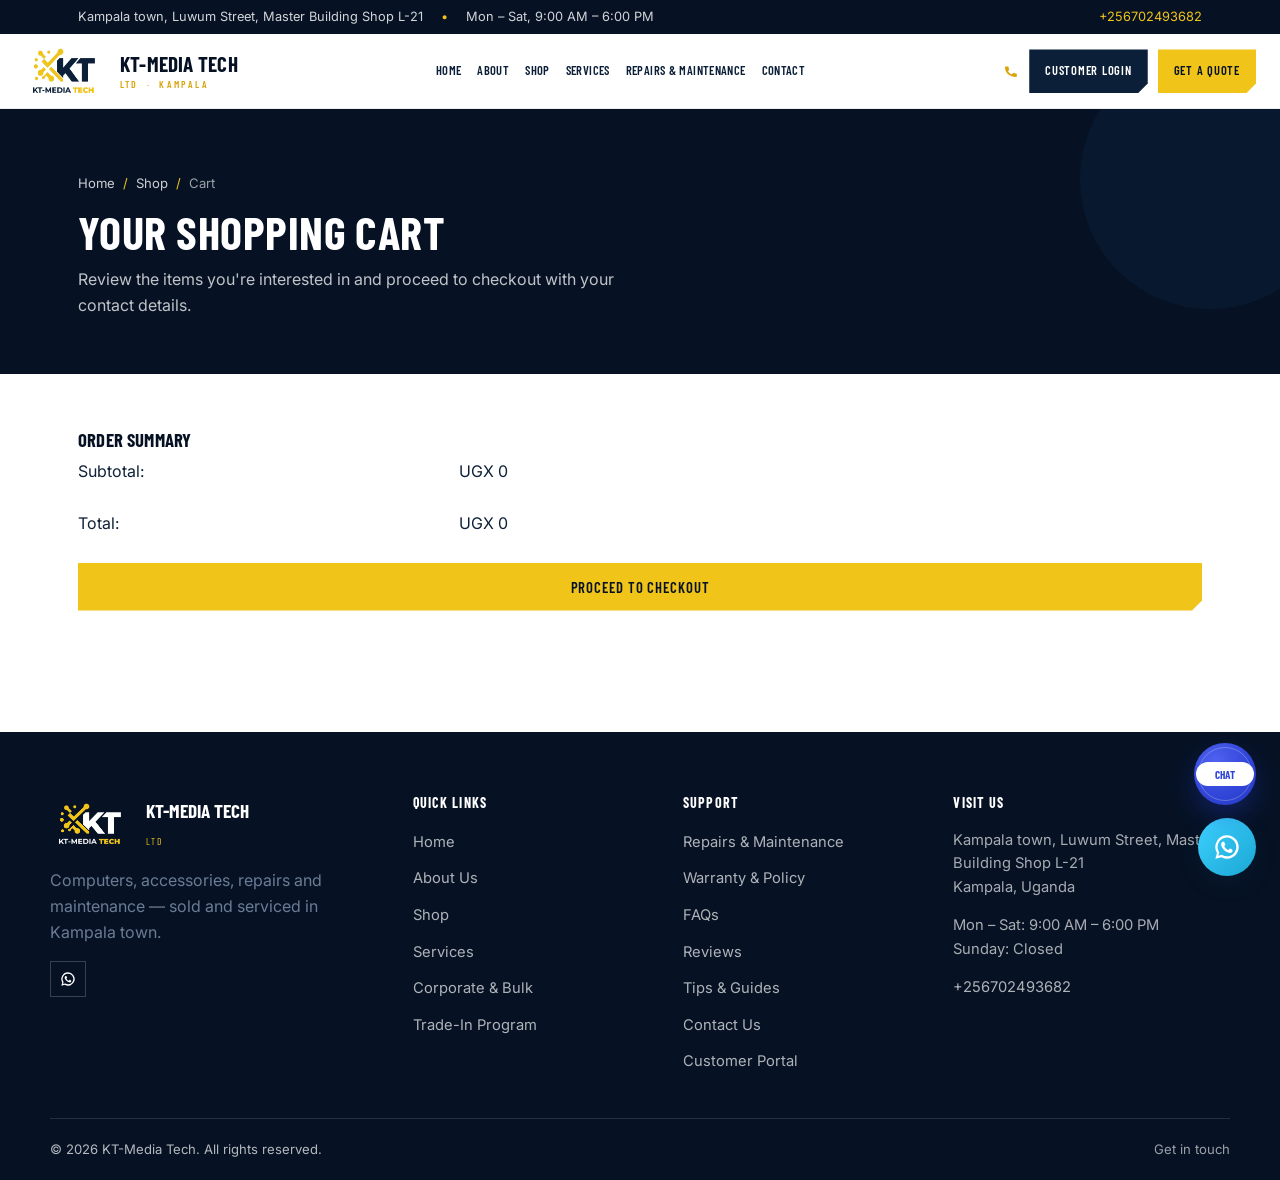
<file: pages/cart.html>
<!DOCTYPE html>
<html lang="en">
<head>
<meta charset="UTF-8">
<meta name="viewport" content="width=device-width, initial-scale=1.0">
<meta name="language" content="English">
<meta name="author" content="KT-Media Tech Ltd">
<meta name="robots" content="index, follow">
<meta name="theme-color" content="#0b1f38">
<title>Shopping Cart — KT-Media Tech</title>
<meta name="description" content="Review your shopping cart and proceed to checkout at KT-Media Tech, Kampala.">
<meta name="keywords" content="shopping cart Kampala, computer checkout, buy laptops Uganda, KT-Media Tech order checkout">
<link rel="canonical" href="https://kt-media-tech.com/pages/cart.html">
<meta property="og:title" content="Shopping Cart — KT-Media Tech">
<meta property="og:description" content="Review your shopping cart and proceed to checkout at KT-Media Tech, Kampala.">
<meta property="og:type" content="website">
<meta property="og:url" content="https://kt-media-tech.com/pages/cart.html">
<meta property="og:image" content="https://kt-media-tech.com/assets/logo.png">
<meta name="twitter:card" content="summary_large_image">
<meta name="twitter:title" content="Shopping Cart — KT-Media Tech">
<meta name="twitter:description" content="Review your shopping cart and proceed to checkout at KT-Media Tech, Kampala.">
<meta name="twitter:image" content="https://kt-media-tech.com/assets/logo.png">
<link rel="icon" href="../assets/logo.png">
<link rel="preconnect" href="https://fonts.googleapis.com">
<link href="https://fonts.googleapis.com/css2?family=Barlow+Condensed:wght@500;600;700;800&family=Inter:wght@400;500;600;700&display=swap" rel="stylesheet">
<link rel="stylesheet" href="../assets/style.css">
</head>
<body>

<div class="topbar">
  <div class="container">
    <div class="seg">
      <span>Kampala town, Luwum Street, Master Building Shop L-21</span>
      <span class="dot">•</span>
      <span>Mon – Sat, 9:00 AM – 6:00 PM</span>
    </div>
    <div class="seg"><a href="tel:+256702493682">+256702493682</a></div>
  </div>
</div>

<header class="site-header">
  <div class="header-inner">
    <a href="../index.html" class="brand">
      <img src="../assets/logo.png" alt="KT-Media Tech logo">
      <span class="brand-text">
        <span class="t1">KT-MEDIA TECH</span><br>
        <span class="t2">LTD &nbsp;·&nbsp; KAMPALA</span>
      </span>
    </a>
    <nav class="main-nav">
      <a href="../index.html">Home</a>
      <a href="about.html">About</a>
      <a href="shop.html">Shop</a>
      <a href="services.html">Services</a>
      <a href="repairs.html">Repairs &amp; Maintenance</a>
      <a href="contact.html">Contact</a>
    </nav>
    <div class="header-cta">
      <span class="header-phone">
        <svg viewBox="0 0 24 24"><path d="M6.6 10.8c1.4 2.7 3.7 5 6.4 6.4l2.1-2.1c.3-.3.7-.4 1-.2 1.1.4 2.3.7 3.6.7.6 0 1 .4 1 1v3.4c0 .6-.4 1-1 1C9.6 21 3 14.4 3 6.3c0-.6.4-1 1-1h3.5c.6 0 1 .4 1 1 0 1.3.2 2.5.7 3.6.1.4 0 .8-.3 1.1l-2.3 2.1z"/></svg>
        <span class="label">+256702493682</span>
      </span>
      <a href="login.html" class="btn btn-navy">Customer Login</a>
      <a href="contact.html" class="btn btn-gold">Get a Quote</a>
    </div>
    <button class="nav-toggle" aria-label="Toggle menu"><span></span><span></span><span></span></button>
  </div>
</header>

<section class="page-hero">
  <div class="container">
    <div class="breadcrumb"><a href="../index.html">Home</a><span class="sep">/</span><a href="shop.html">Shop</a><span class="sep">/</span><span>Cart</span></div>
    <h1>Your Shopping Cart</h1>
    <p>Review the items you're interested in and proceed to checkout with your contact details.</p>
  </div>
</section>

<section class="section-tight">
  <div class="container">
    <div class="cart-wrapper">
      <div class="cart-items" id="cart-items-list">
        <!-- Cart items will be populated here by JavaScript -->
      </div>
      <div class="cart-sidebar">
        <div class="cart-summary">
          <h3>Order Summary</h3>
          <div class="summary-row">
            <span>Subtotal:</span>
            <span id="subtotal">UGX 0</span>
          </div>
          <div class="summary-row total">
            <span>Total:</span>
            <span id="total">UGX 0</span>
          </div>
          <button class="btn btn-gold btn-block" id="checkout-btn" style="margin-top:24px;">Proceed to Checkout</button>
          <a href="shop.html" class="btn btn-outline btn-block" style="margin-top:12px;">Continue Shopping</a>
        </div>
      </div>
    </div>

    <div id="empty-cart" class="empty-state" style="display:none; text-align:center; margin:60px 0;">
      <p style="font-size:1.1rem; color:#666; margin-bottom:24px;">Your cart is empty</p>
      <a href="shop.html" class="btn btn-navy">Browse the Shop</a>
    </div>
  </div>
</section>

<!-- CHECKOUT MODAL -->
<div id="checkout-modal" class="modal" style="display:none;">
  <div class="modal-overlay" id="modal-overlay"></div>
  <div class="modal-content">
    <button class="modal-close" id="modal-close" aria-label="Close modal">&times;</button>
    <h2>Complete Your Order</h2>
    <p style="color:#666; margin-bottom:24px;">Please provide your contact details so we can follow up with a quote and delivery information.</p>
    
    <form id="checkout-form">
      <div class="form-group">
        <label for="customer-name">Full Name *</label>
        <input type="text" id="customer-name" required placeholder="Your full name">
      </div>

      <div class="form-group">
        <label for="customer-phone">Phone Number *</label>
        <input type="tel" id="customer-phone" required placeholder="e.g. +256702493682">
      </div>

      <div class="form-group">
        <label for="customer-email">Email Address</label>
        <input type="email" id="customer-email" placeholder="your.email@example.com">
      </div>

      <div class="form-group">
        <label for="customer-business">Business/Organization Name</label>
        <input type="text" id="customer-business" placeholder="e.g. ABC Company, School, NGO">
      </div>

      <div class="form-group">
        <label for="customer-address">Delivery Address/Location</label>
        <input type="text" id="customer-address" placeholder="Kampala location or address">
      </div>

      <div class="form-group">
        <label for="customer-notes">Additional Notes/Special Requests</label>
        <textarea id="customer-notes" rows="3" placeholder="Any special requirements or delivery instructions?"></textarea>
      </div>

      <div class="form-group">
        <label>
          <input type="checkbox" id="agree-terms" required>
          I agree to be contacted by KT-Media Tech regarding this order
        </label>
      </div>

      <button type="submit" class="btn btn-gold btn-block" style="margin-top:24px;">Submit Order Request</button>
      <button type="button" class="btn btn-outline btn-block" id="form-cancel" style="margin-top:12px;">Cancel</button>
    </form>
  </div>
</div>

<footer class="site-footer">
  <div class="container footer-top">
    <div>
      <div class="footer-brand">
        <img src="../assets/kt-media-logo-bright.png" alt="KT-Media Tech logo">
        <span><span class="t1">KT-MEDIA TECH</span><br><span class="t2">LTD</span></span>
      </div>
      <p>Computers, accessories, repairs and maintenance — sold and serviced in Kampala town.</p>
      <div class="footer-social">
        <a href="#" aria-label="Facebook"><svg viewBox="0 0 24 24"><path d="M22 12a10 10 0 10-11.6 9.9v-7H7.9V12h2.5v-1.9c0-2.5 1.5-3.9 3.7-3.9 1.1 0 2.2.2 2.2.2v2.5h-1.3c-1.2 0-1.6.8-1.6 1.6V12h2.8l-.4 2.9h-2.4v7A10 10 0 0022 12z"/></svg></a>
        <a href="#" aria-label="Instagram"><svg viewBox="0 0 24 24"><path d="M12 2.2c3.2 0 3.6 0 4.8.1 1.2.1 2 .2 2.6.5.7.3 1.2.6 1.7 1.1.5.5.9 1 1.1 1.7.3.6.4 1.4.5 2.6.1 1.2.1 1.6.1 4.8s0 3.6-.1 4.8c-.1 1.2-.2 2-.5 2.6-.3.7-.6 1.2-1.1 1.7-.5.5-1 .9-1.7 1.1-.6.3-1.4.4-2.6.5-1.2.1-1.6.1-4.8.1s-3.6 0-4.8-.1c-1.2-.1-2-.2-2.6-.5-.7-.3-1.2-.6-1.7-1.1-.5-.5-.9-1-1.1-1.7-.3-.6-.4-1.4-.5-2.6C2 15.6 2 15.2 2 12s0-3.6.1-4.8c.1-1.2.2-2 .5-2.6.3-.7.6-1.2 1.1-1.7.5-.5 1-.9 1.7-1.1.6-.3 1.4-.4 2.6-.5C9.4 2.2 9.8 2.2 12 2.2zm0 1.8c-3.1 0-3.5 0-4.7.1-1 0-1.6.2-2 .3-.5.2-.8.4-1.2.8-.4.4-.6.7-.8 1.2-.1.4-.3 1-.3 2C3 9.5 3 9.9 3 13s0 3.5.1 4.7c0 1 .2 1.6.3 2 .2.5.4.8.8 1.2.4.4.7.6 1.2.8.4.1 1 .3 2 .3 1.2.1 1.6.1 4.7.1s3.5 0 4.7-.1c1 0 1.6-.2 2-.3.5-.2.8-.4 1.2-.8.4-.4.6-.7.8-1.2.1-.4.3-1 .3-2 .1-1.2.1-1.6.1-4.7s0-3.5-.1-4.7c0-1-.2-1.6-.3-2-.2-.5-.4-.8-.8-1.2-.4-.4-.7-.6-1.2-.8-.4-.1-1-.3-2-.3-1.2-.1-1.6-.1-4.7-.1zM12 7a5 5 0 110 10 5 5 0 010-10zm0 1.8a3.2 3.2 0 100 6.4 3.2 3.2 0 000-6.4zm5.4-3a1.2 1.2 0 110 2.4 1.2 1.2 0 010-2.4z"/></svg></a>
        <a href="https://wa.me/256702493682" aria-label="WhatsApp"><svg viewBox="0 0 24 24"><path d="M12 2a10 10 0 00-8.6 15.1L2 22l5.1-1.3A10 10 0 1012 2zm0 18a8 8 0 01-4.1-1.1l-.3-.2-3 .8.8-2.9-.2-.3A8 8 0 1112 20zm4.4-5.9c-.2-.1-1.4-.7-1.6-.8-.2-.1-.4-.1-.5.1-.2.2-.6.8-.8 1-.1.2-.3.2-.5.1-1.5-.6-2.5-1.5-3.3-2.9-.1-.2-.1-.4.1-.5.2-.2.4-.4.6-.6.2-.2.2-.4.1-.6-.1-.2-.6-1.5-.8-2-.2-.5-.4-.4-.6-.4h-.5c-.2 0-.5.1-.7.3-.2.2-.9.9-.9 2.2s.9 2.6 1.1 2.8c.1.2 1.7 2.7 4.3 3.7 2 .8 2.4.6 2.8.5.4 0 1.2-.5 1.4-1 .2-.5.2-.9.1-1z"/></svg></a>
      </div>
    </div>
    <div class="footer-col">
      <h4>Quick Links</h4>
      <ul>
        <li><a href="../index.html">Home</a></li>
        <li><a href="about.html">About Us</a></li>
        <li><a href="shop.html">Shop</a></li>
        <li><a href="services.html">Services</a></li>
        <li><a href="corporate.html">Corporate &amp; Bulk</a></li>
        <li><a href="trade-in.html">Trade-In Program</a></li>
      </ul>
    </div>
    <div class="footer-col">
      <h4>Support</h4>
      <ul>
        <li><a href="repairs.html">Repairs &amp; Maintenance</a></li>
        <li><a href="warranty.html">Warranty &amp; Policy</a></li>
        <li><a href="faq.html">FAQs</a></li>
        <li><a href="testimonials.html">Reviews</a></li>
        <li><a href="blog.html">Tips &amp; Guides</a></li>
        <li><a href="contact.html">Contact Us</a></li>
        <li><a href="login.html">Customer Portal</a></li>
      </ul>
    </div>
    <div class="footer-col">
      <h4>Visit Us</h4>
      <p>Kampala town, Luwum Street, Master Building Shop L-21<br>Kampala, Uganda</p>
      <p>Mon – Sat: 9:00 AM – 6:00 PM<br>Sunday: Closed</p>
      <p><a href="tel:+256702493682">+256702493682</a></p>
    </div>
  </div>
  <div class="container footer-bottom">
    <span>&copy; <span data-year></span> KT-Media Tech. All rights reserved.</span>
    <span><a href="contact.html">Get in touch</a></span>
  </div>
</footer>

<a href="https://wa.me/256702493682" class="float-whatsapp" aria-label="Chat on WhatsApp" target="_blank" rel="noopener">
  <svg viewBox="0 0 24 24"><path d="M12 2a10 10 0 00-8.6 15.1L2 22l5.1-1.3A10 10 0 1012 2zm0 18a8 8 0 01-4.1-1.1l-.3-.2-3 .8.8-2.9-.2-.3A8 8 0 1112 20zm4.4-5.9c-.2-.1-1.4-.7-1.6-.8-.2-.1-.4-.1-.5.1-.2.2-.6.8-.8 1-.1.2-.3.2-.5.1-1.5-.6-2.5-1.5-3.3-2.9-.1-.2-.1-.4.1-.5.2-.2.4-.4.6-.6.2-.2.2-.4.1-.6-.1-.2-.6-1.5-.8-2-.2-.5-.4-.4-.6-.4h-.5c-.2 0-.5.1-.7.3-.2.2-.9.9-.9 2.2s.9 2.6 1.1 2.8c.1.2 1.7 2.7 4.3 3.7 2 .8 2.4.6 2.8.5.4 0 1.2-.5 1.4-1 .2-.5.2-.9.1-1z"/></svg>
</a>

<script src="../assets/site-config.js"></script>
<script src="../assets/main.js"></script>
</body>
</html>
</file>
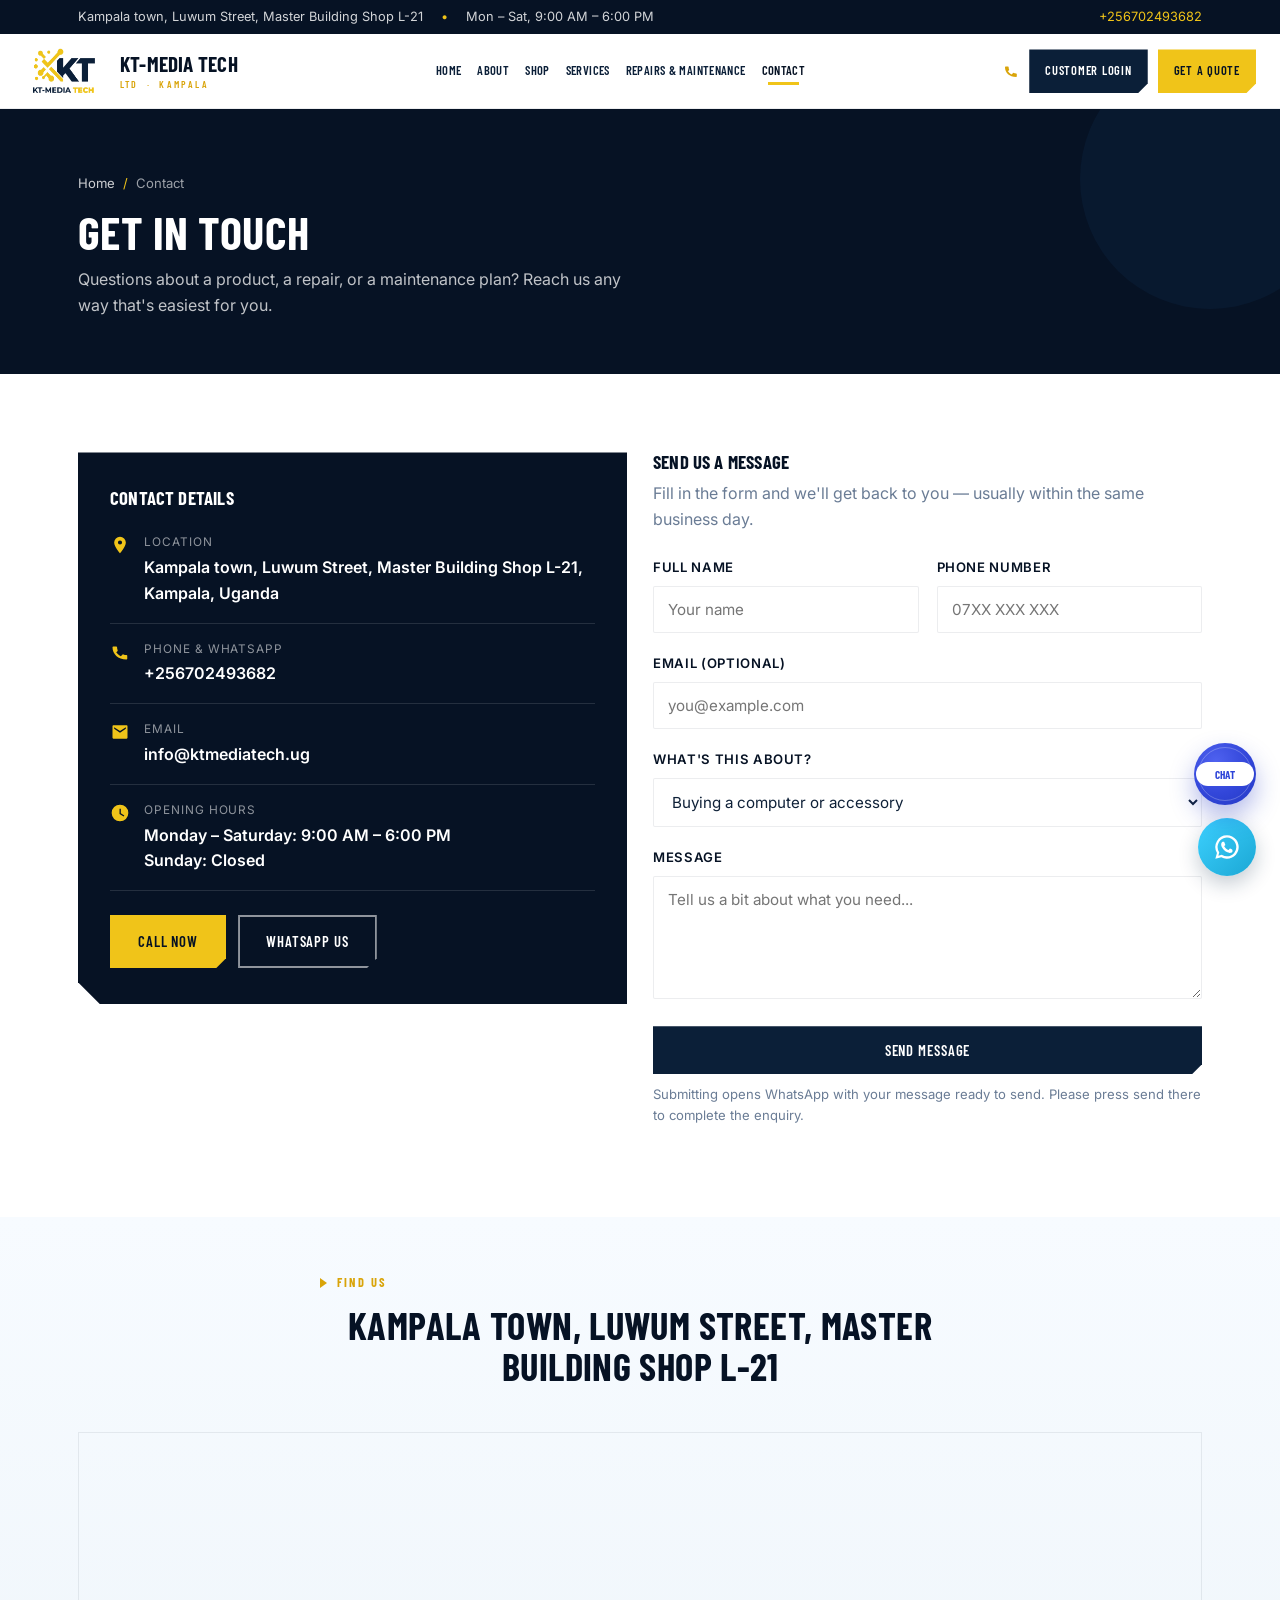
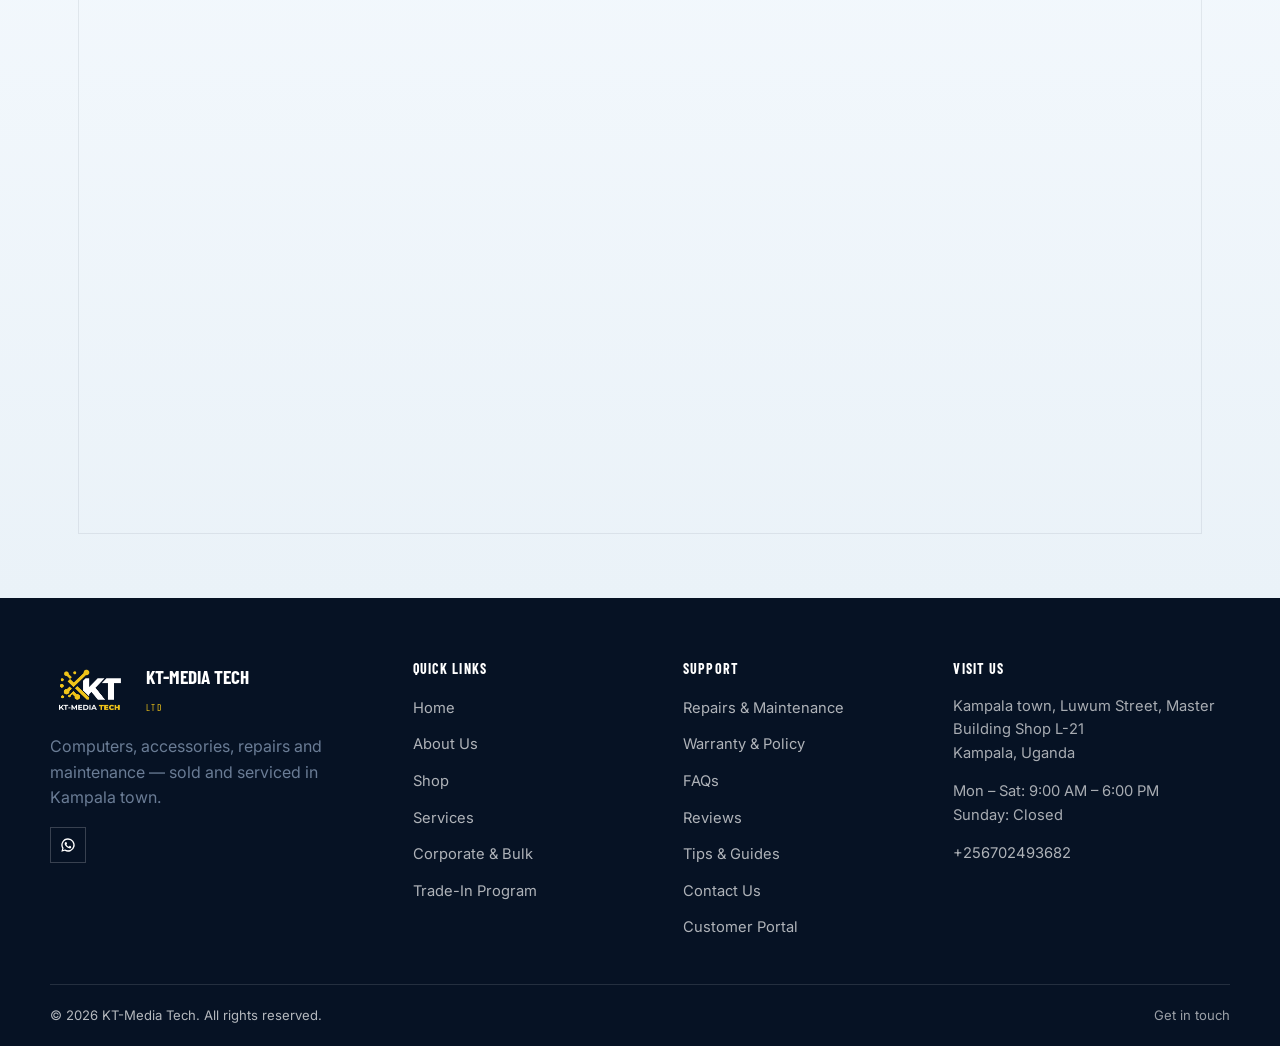
<file: pages/contact.html>
<!DOCTYPE html>
<html lang="en">
<head>
<meta charset="UTF-8">
<meta name="viewport" content="width=device-width, initial-scale=1.0">
<meta name="language" content="English">
<meta name="author" content="KT-Media Tech Ltd">
<meta name="robots" content="index, follow">
<meta name="theme-color" content="#0b1f38">
<title>Contact Us — KT-Media Tech</title>
<meta name="description" content="Contact KT-Media Tech in Kampala town, Luwum Street, Master Building Shop L-21. Call +256702493682 or visit Mon–Sat, 9am–6pm.">
<meta name="keywords" content="contact KT-Media Tech, Kampala phone number, computer shop address, IT support contact, repair service Kampala">
<link rel="canonical" href="https://kt-media-tech.com/pages/contact.html">
<meta property="og:title" content="Contact Us — KT-Media Tech">
<meta property="og:description" content="Contact KT-Media Tech in Kampala town, Luwum Street, Master Building Shop L-21.">
<meta property="og:type" content="website">
<meta property="og:url" content="https://kt-media-tech.com/pages/contact.html">
<meta property="og:image" content="https://kt-media-tech.com/assets/logo.png">
<meta name="twitter:card" content="summary_large_image">
<meta name="twitter:title" content="Contact Us — KT-Media Tech">
<meta name="twitter:description" content="Contact KT-Media Tech in Kampala town for computer services and support.">
<meta name="twitter:image" content="https://kt-media-tech.com/assets/logo.png">
<link rel="icon" href="../assets/logo.png">
<link rel="preconnect" href="https://fonts.googleapis.com">
<link href="https://fonts.googleapis.com/css2?family=Barlow+Condensed:wght@500;600;700;800&family=Inter:wght@400;500;600;700&display=swap" rel="stylesheet">
<link rel="stylesheet" href="../assets/style.css">
</head>
<body>

<div class="topbar">
  <div class="container">
    <div class="seg">
      <span>Kampala town, Luwum Street, Master Building Shop L-21</span>
      <span class="dot">•</span>
      <span>Mon – Sat, 9:00 AM – 6:00 PM</span>
    </div>
    <div class="seg"><a href="tel:+256702493682">+256702493682</a></div>
  </div>
</div>

<header class="site-header">
  <div class="header-inner">
    <a href="../index.html" class="brand">
      <img src="../assets/logo.png" alt="KT-Media Tech logo">
      <span class="brand-text">
        <span class="t1">KT-MEDIA TECH</span><br>
        <span class="t2">LTD &nbsp;·&nbsp; KAMPALA</span>
      </span>
    </a>
    <nav class="main-nav">
      <a href="../index.html">Home</a>
      <a href="about.html">About</a>
      <a href="shop.html">Shop</a>
      <a href="services.html">Services</a>
      <a href="repairs.html">Repairs &amp; Maintenance</a>
      <a href="contact.html" class="active">Contact</a>
    </nav>
    <div class="header-cta">
      <span class="header-phone">
        <svg viewBox="0 0 24 24"><path d="M6.6 10.8c1.4 2.7 3.7 5 6.4 6.4l2.1-2.1c.3-.3.7-.4 1-.2 1.1.4 2.3.7 3.6.7.6 0 1 .4 1 1v3.4c0 .6-.4 1-1 1C9.6 21 3 14.4 3 6.3c0-.6.4-1 1-1h3.5c.6 0 1 .4 1 1 0 1.3.2 2.5.7 3.6.1.4 0 .8-.3 1.1l-2.3 2.1z"/></svg>
        <span class="label">+256702493682</span>
      </span>
      <a href="login.html" class="btn btn-navy">Customer Login</a>
      <a href="contact.html" class="btn btn-gold">Get a Quote</a>
    </div>
    <button class="nav-toggle" aria-label="Toggle menu"><span></span><span></span><span></span></button>
  </div>
</header>

<section class="page-hero">
  <div class="container">
    <div class="breadcrumb"><a href="../index.html">Home</a><span class="sep">/</span><span>Contact</span></div>
    <h1>Get in Touch</h1>
    <p>Questions about a product, a repair, or a maintenance plan? Reach us any way that's easiest for you.</p>
  </div>
</section>

<section>
  <div class="container">
    <div class="grid grid-2" style="align-items:start;">

      <div class="contact-info-card">
        <h3>Contact Details</h3>

        <div class="contact-row">
          <svg viewBox="0 0 24 24"><path d="M12 2a7 7 0 00-7 7c0 5.2 7 13 7 13s7-7.8 7-13a7 7 0 00-7-7zm0 9.5A2.5 2.5 0 1112 6.5a2.5 2.5 0 010 5z"/></svg>
          <div>
            <div class="label">Location</div>
            <div class="value">Kampala town, Luwum Street, Master Building Shop L-21, Kampala, Uganda</div>
          </div>
        </div>

        <div class="contact-row">
          <svg viewBox="0 0 24 24"><path d="M6.6 10.8c1.4 2.7 3.7 5 6.4 6.4l2.1-2.1c.3-.3.7-.4 1-.2 1.1.4 2.3.7 3.6.7.6 0 1 .4 1 1v3.4c0 .6-.4 1-1 1C9.6 21 3 14.4 3 6.3c0-.6.4-1 1-1h3.5c.6 0 1 .4 1 1 0 1.3.2 2.5.7 3.6.1.4 0 .8-.3 1.1l-2.3 2.1z"/></svg>
          <div>
            <div class="label">Phone &amp; WhatsApp</div>
            <div class="value"><a href="tel:+256702493682">+256702493682</a></div>
          </div>
        </div>

        <div class="contact-row">
          <svg viewBox="0 0 24 24"><path d="M3 5a1 1 0 011-1h16a1 1 0 011 1v14a1 1 0 01-1 1H4a1 1 0 01-1-1V5zm2 1.2V8l7 5 7-5V6.2l-7 4.6z"/></svg>
          <div>
            <div class="label">Email</div>
            <div class="value"><a href="mailto:info@ktmediatech.ug">info@ktmediatech.ug</a></div>
          </div>
        </div>

        <div class="contact-row">
          <svg viewBox="0 0 24 24"><path d="M12 2a10 10 0 100 20 10 10 0 000-20zm1 5v5.4l4.2 2.5-.8 1.3-5-3V7z"/></svg>
          <div>
            <div class="label">Opening Hours</div>
            <div class="value">Monday – Saturday: 9:00 AM – 6:00 PM<br>Sunday: Closed</div>
          </div>
        </div>

        <div class="badge-row" style="margin-top:24px;">
          <a href="tel:+256702493682" class="btn btn-gold">Call Now</a>
          <a href="https://wa.me/256702493682" class="btn btn-outline">WhatsApp Us</a>
        </div>
      </div>

      <div>
        <h3>Send Us a Message</h3>
        <p style="margin-bottom:24px;">Fill in the form and we'll get back to you — usually within the same business day.</p>

        <div id="form-success" class="hidden" style="background:#eafaf0; border:1px solid #b6e6c6; color:#1b6e3b; padding:14px 18px; margin-bottom:22px; font-size:0.92rem;">
          Thank you — WhatsApp is opening with your message ready to send. If it does not open, please call +256702493682.
        </div>

        <form id="contact-form">
          <div class="form-row">
            <div class="form-field">
              <label for="name">Full Name</label>
              <input type="text" id="name" name="name" placeholder="Your name" required>
            </div>
            <div class="form-field">
              <label for="phone">Phone Number</label>
              <input type="tel" id="phone" name="phone" placeholder="07XX XXX XXX" required>
            </div>
          </div>
          <div class="form-field">
            <label for="email">Email (optional)</label>
            <input type="email" id="email" name="email" placeholder="you@example.com">
          </div>
          <div class="form-field">
            <label for="subject">What's this about?</label>
            <select id="subject" name="subject">
              <option>Buying a computer or accessory</option>
              <option>Repair enquiry</option>
              <option>Maintenance plan</option>
              <option>General question</option>
            </select>
          </div>
          <div class="form-field">
            <label for="message">Message</label>
            <textarea id="message" name="message" rows="5" placeholder="Tell us a bit about what you need..." required></textarea>
          </div>
          <button type="submit" class="btn btn-navy btn-block">Send Message</button>
          <p class="form-note">Submitting opens WhatsApp with your message ready to send. Please press send there to complete the enquiry.</p>
        </form>
      </div>

    </div>
  </div>
</section>

<section class="section-mist section-tight">
  <div class="container">
    <div class="section-head center">
      <div class="eyebrow">Find us</div>
      <h2>Kampala town, Luwum Street, Master Building Shop L-21</h2>
    </div>
    <iframe
      class="map-frame"
      src="https://www.google.com/maps?q=Luwum+Street+Master+Building+Kampala+Uganda&output=embed"
      loading="lazy"
      referrerpolicy="no-referrer-when-downgrade"
      title="Map showing KT-Media Tech location Luwum Street, Master Building Shop L-21, Kampala">
    </iframe>
  </div>
</section>

<footer class="site-footer">
  <div class="container footer-top">
    <div>
      <div class="footer-brand">
        <img src="../assets/kt-media-logo-bright.png" alt="KT-Media Tech logo">
        <span><span class="t1">KT-MEDIA TECH</span><br><span class="t2">LTD</span></span>
      </div>
      <p>Computers, accessories, repairs and maintenance — sold and serviced in Kampala town.</p>
      <div class="footer-social">
        <a href="#" aria-label="Facebook"><svg viewBox="0 0 24 24"><path d="M22 12a10 10 0 10-11.6 9.9v-7H7.9V12h2.5v-1.9c0-2.5 1.5-3.9 3.7-3.9 1.1 0 2.2.2 2.2.2v2.5h-1.3c-1.2 0-1.6.8-1.6 1.6V12h2.8l-.4 2.9h-2.4v7A10 10 0 0022 12z"/></svg></a>
        <a href="#" aria-label="Instagram"><svg viewBox="0 0 24 24"><path d="M12 2.2c3.2 0 3.6 0 4.8.1 1.2.1 2 .2 2.6.5.7.3 1.2.6 1.7 1.1.5.5.9 1 1.1 1.7.3.6.4 1.4.5 2.6.1 1.2.1 1.6.1 4.8s0 3.6-.1 4.8c-.1 1.2-.2 2-.5 2.6-.3.7-.6 1.2-1.1 1.7-.5.5-1 .9-1.7 1.1-.6.3-1.4.4-2.6.5-1.2.1-1.6.1-4.8.1s-3.6 0-4.8-.1c-1.2-.1-2-.2-2.6-.5-.7-.3-1.2-.6-1.7-1.1-.5-.5-.9-1-1.1-1.7-.3-.6-.4-1.4-.5-2.6C2 15.6 2 15.2 2 12s0-3.6.1-4.8c.1-1.2.2-2 .5-2.6.3-.7.6-1.2 1.1-1.7.5-.5 1-.9 1.7-1.1.6-.3 1.4-.4 2.6-.5C9.4 2.2 9.8 2.2 12 2.2zm0 1.8c-3.1 0-3.5 0-4.7.1-1 0-1.6.2-2 .3-.5.2-.8.4-1.2.8-.4.4-.6.7-.8 1.2-.1.4-.3 1-.3 2C3 9.5 3 9.9 3 13s0 3.5.1 4.7c0 1 .2 1.6.3 2 .2.5.4.8.8 1.2.4.4.7.6 1.2.8.4.1 1 .3 2 .3 1.2.1 1.6.1 4.7.1s3.5 0 4.7-.1c1 0 1.6-.2 2-.3.5-.2.8-.4 1.2-.8.4-.4.6-.7.8-1.2.1-.4.3-1 .3-2 .1-1.2.1-1.6.1-4.7s0-3.5-.1-4.7c0-1-.2-1.6-.3-2-.2-.5-.4-.8-.8-1.2-.4-.4-.7-.6-1.2-.8-.4-.1-1-.3-2-.3-1.2-.1-1.6-.1-4.7-.1zM12 7a5 5 0 110 10 5 5 0 010-10zm0 1.8a3.2 3.2 0 100 6.4 3.2 3.2 0 000-6.4zm5.4-3a1.2 1.2 0 110 2.4 1.2 1.2 0 010-2.4z"/></svg></a>
        <a href="https://wa.me/256702493682" aria-label="WhatsApp"><svg viewBox="0 0 24 24"><path d="M12 2a10 10 0 00-8.6 15.1L2 22l5.1-1.3A10 10 0 1012 2zm0 18a8 8 0 01-4.1-1.1l-.3-.2-3 .8.8-2.9-.2-.3A8 8 0 1112 20zm4.4-5.9c-.2-.1-1.4-.7-1.6-.8-.2-.1-.4-.1-.5.1-.2.2-.6.8-.8 1-.1.2-.3.2-.5.1-1.5-.6-2.5-1.5-3.3-2.9-.1-.2-.1-.4.1-.5.2-.2.4-.4.6-.6.2-.2.2-.4.1-.6-.1-.2-.6-1.5-.8-2-.2-.5-.4-.4-.6-.4h-.5c-.2 0-.5.1-.7.3-.2.2-.9.9-.9 2.2s.9 2.6 1.1 2.8c.1.2 1.7 2.7 4.3 3.7 2 .8 2.4.6 2.8.5.4 0 1.2-.5 1.4-1 .2-.5.2-.9.1-1z"/></svg></a>
      </div>
    </div>
    <div class="footer-col">
      <h4>Quick Links</h4>
      <ul>
        <li><a href="../index.html">Home</a></li>
        <li><a href="about.html">About Us</a></li>
        <li><a href="shop.html">Shop</a></li>
        <li><a href="services.html">Services</a></li>
        <li><a href="corporate.html">Corporate &amp; Bulk</a></li>
        <li><a href="trade-in.html">Trade-In Program</a></li>
      </ul>
    </div>
    <div class="footer-col">
      <h4>Support</h4>
      <ul>
        <li><a href="repairs.html">Repairs &amp; Maintenance</a></li>
        <li><a href="warranty.html">Warranty &amp; Policy</a></li>
        <li><a href="faq.html">FAQs</a></li>
        <li><a href="testimonials.html">Reviews</a></li>
        <li><a href="blog.html">Tips &amp; Guides</a></li>
        <li><a href="contact.html">Contact Us</a></li>
        <li><a href="login.html">Customer Portal</a></li>
      </ul>
    </div>
    <div class="footer-col">
      <h4>Visit Us</h4>
      <p>Kampala town, Luwum Street, Master Building Shop L-21<br>Kampala, Uganda</p>
      <p>Mon – Sat: 9:00 AM – 6:00 PM<br>Sunday: Closed</p>
      <p><a href="tel:+256702493682">+256702493682</a></p>
    </div>
  </div>
  <div class="container footer-bottom">
    <span>&copy; <span data-year></span> KT-Media Tech. All rights reserved.</span>
    <span><a href="contact.html">Get in touch</a></span>
  </div>
</footer>

<a href="https://wa.me/256702493682" class="float-whatsapp" aria-label="Chat on WhatsApp" target="_blank" rel="noopener">
  <svg viewBox="0 0 24 24"><path d="M12 2a10 10 0 00-8.6 15.1L2 22l5.1-1.3A10 10 0 1012 2zm0 18a8 8 0 01-4.1-1.1l-.3-.2-3 .8.8-2.9-.2-.3A8 8 0 1112 20zm4.4-5.9c-.2-.1-1.4-.7-1.6-.8-.2-.1-.4-.1-.5.1-.2.2-.6.8-.8 1-.1.2-.3.2-.5.1-1.5-.6-2.5-1.5-3.3-2.9-.1-.2-.1-.4.1-.5.2-.2.4-.4.6-.6.2-.2.2-.4.1-.6-.1-.2-.6-1.5-.8-2-.2-.5-.4-.4-.6-.4h-.5c-.2 0-.5.1-.7.3-.2.2-.9.9-.9 2.2s.9 2.6 1.1 2.8c.1.2 1.7 2.7 4.3 3.7 2 .8 2.4.6 2.8.5.4 0 1.2-.5 1.4-1 .2-.5.2-.9.1-1z"/></svg>
</a>

<script src="../assets/site-config.js"></script>
<script src="../assets/main.js"></script>
</body>
</html>
</file>
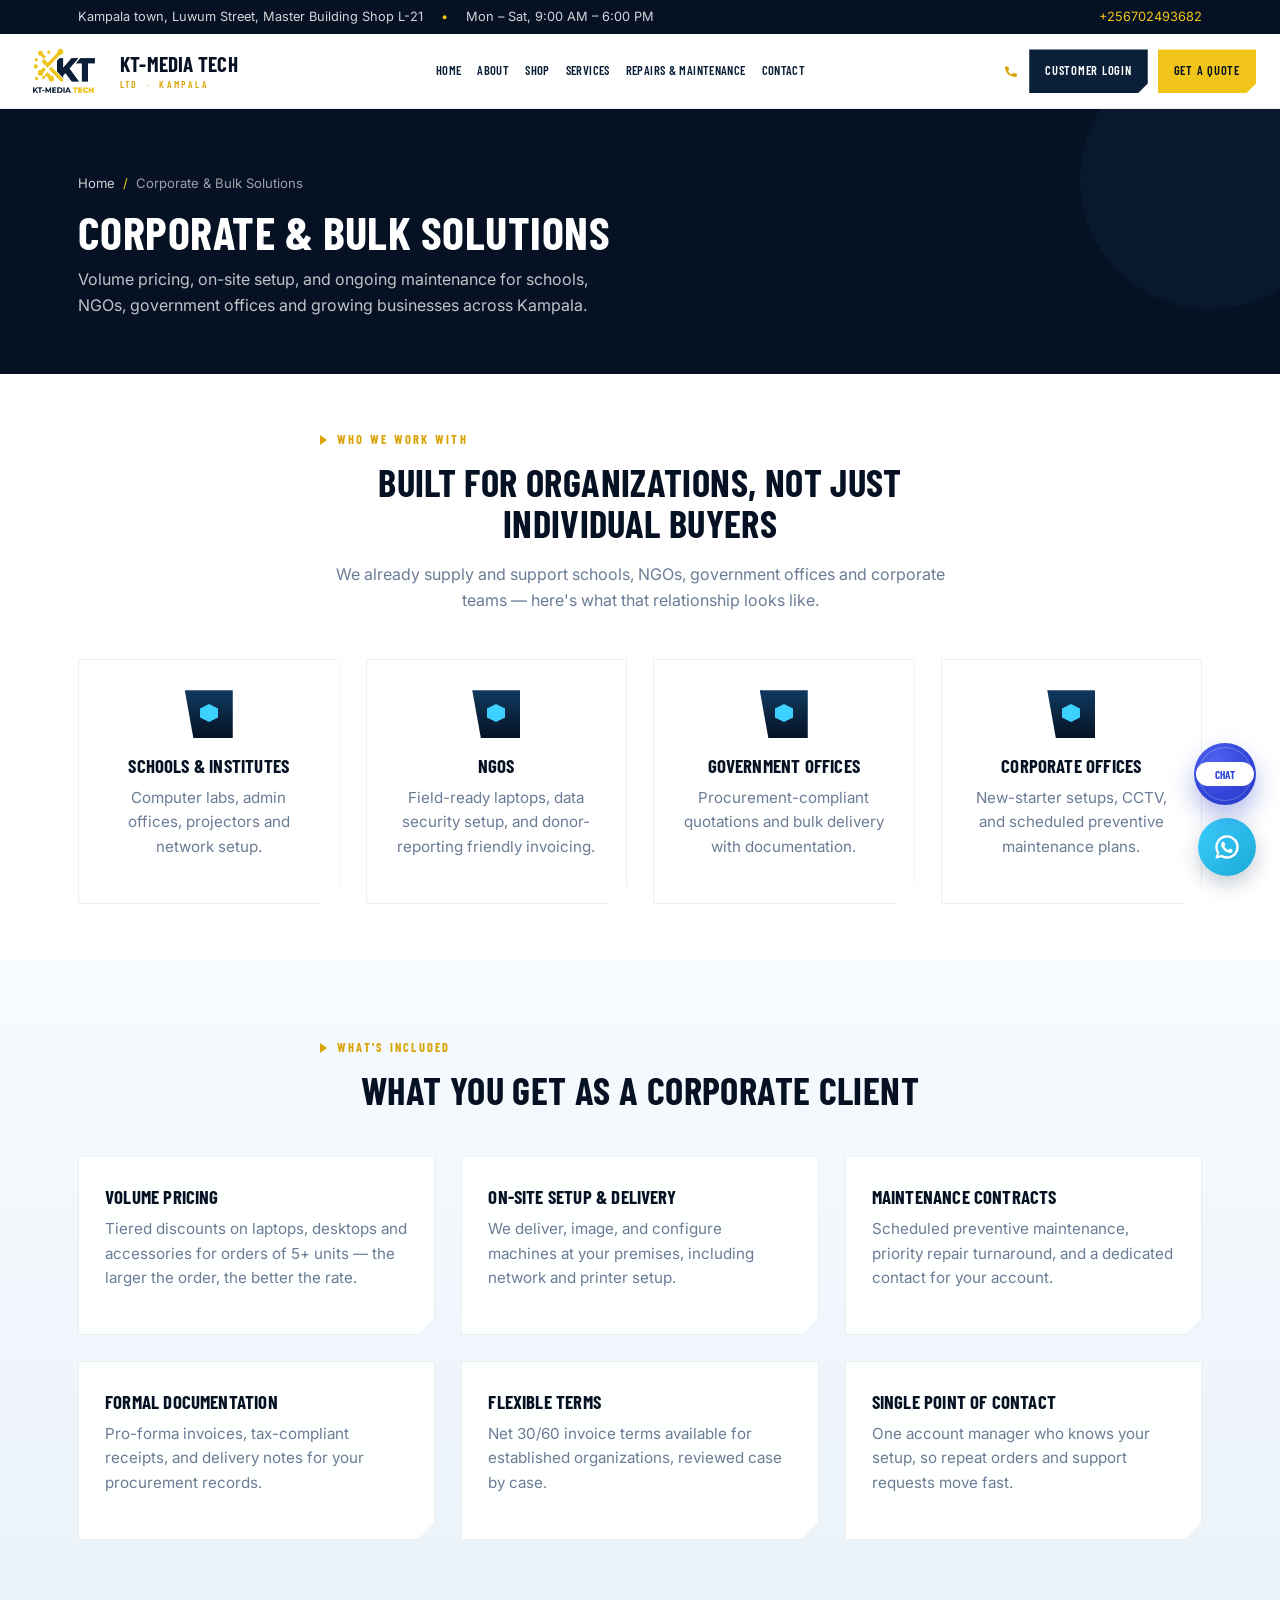
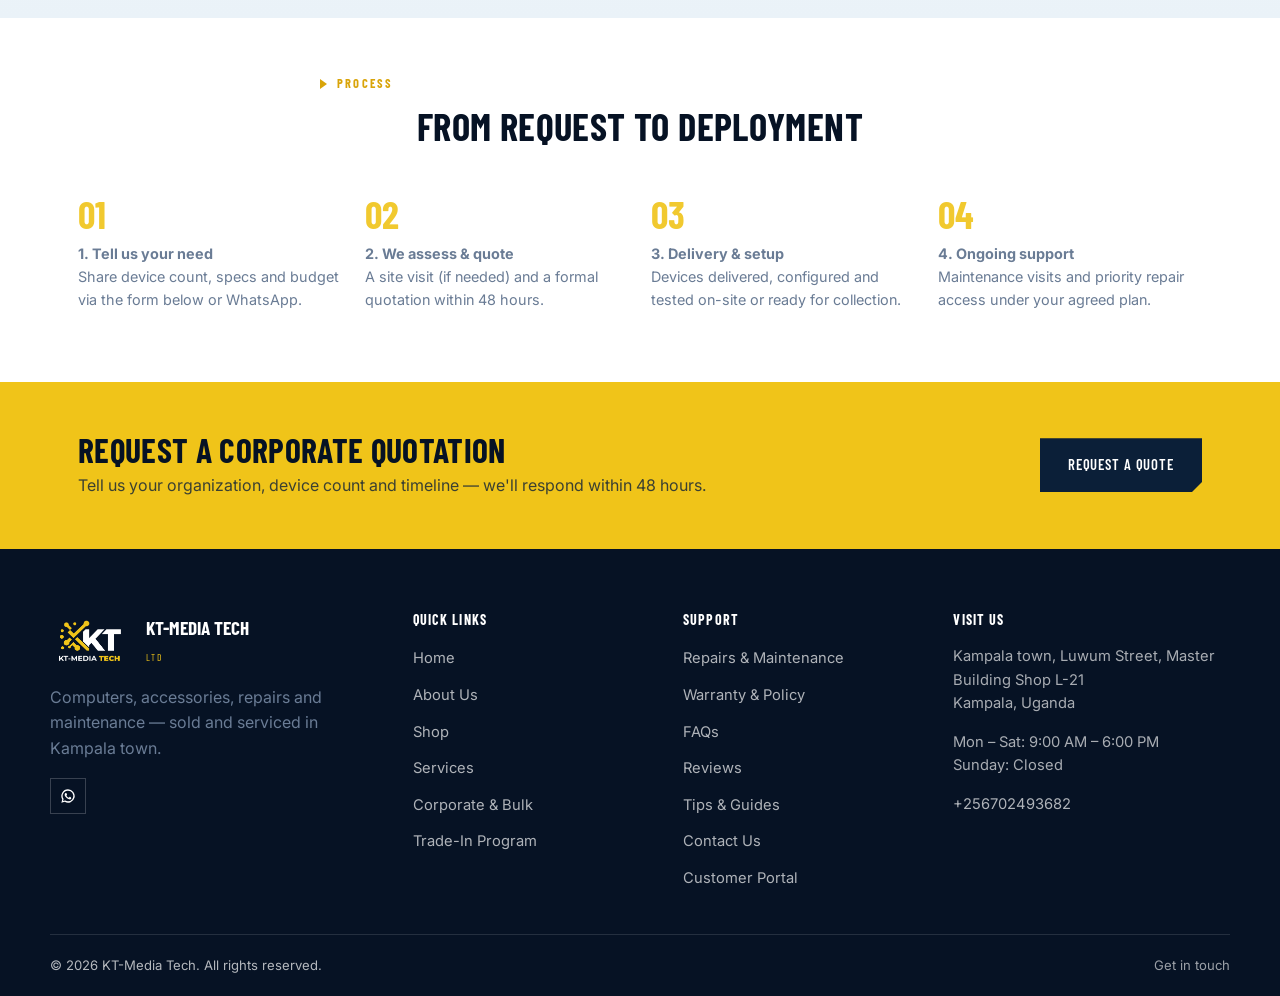
<file: pages/corporate.html>
<!DOCTYPE html>
<html lang="en">
<head>
<meta charset="UTF-8">
<meta name="viewport" content="width=device-width, initial-scale=1.0">
<meta name="language" content="English">
<meta name="author" content="KT-Media Tech Ltd">
<meta name="robots" content="index, follow">
<meta name="theme-color" content="#0b1f38">
<title>Corporate & Bulk Solutions — KT-Media Tech</title>
<meta name="description" content="Volume pricing, on-site setup and maintenance contracts for schools, NGOs, government and corporate clients in Kampala.">
<meta name="keywords" content="corporate IT supplier Kampala, bulk laptop orders Uganda, NGO IT support, school computer supplier">
<link rel="canonical" href="https://kt-media-tech.com/pages/corporate.html">
<meta property="og:title" content="Corporate & Bulk Solutions — KT-Media Tech">
<meta property="og:description" content="Volume pricing, on-site setup and maintenance contracts for schools, NGOs, government and corporate clients in Kampala.">
<meta property="og:type" content="website">
<meta property="og:url" content="https://kt-media-tech.com/pages/corporate.html">
<meta property="og:image" content="https://kt-media-tech.com/assets/logo.png">
<meta name="twitter:card" content="summary_large_image">
<meta name="twitter:title" content="Corporate & Bulk Solutions — KT-Media Tech">
<meta name="twitter:description" content="Volume pricing, on-site setup and maintenance contracts for schools, NGOs, government and corporate clients in Kampala.">
<meta name="twitter:image" content="https://kt-media-tech.com/assets/logo.png">
<link rel="icon" href="../assets/logo.png">
<link rel="preconnect" href="https://fonts.googleapis.com">
<link href="https://fonts.googleapis.com/css2?family=Barlow+Condensed:wght@500;600;700;800&family=Inter:wght@400;500;600;700&display=swap" rel="stylesheet">
<link rel="stylesheet" href="../assets/style.css">
</head>
<body>

<div class="topbar">
  <div class="container">
    <div class="seg">
      <span>Kampala town, Luwum Street, Master Building Shop L-21</span>
      <span class="dot">•</span>
      <span>Mon – Sat, 9:00 AM – 6:00 PM</span>
    </div>
    <div class="seg"><a href="tel:+256702493682">+256702493682</a></div>
  </div>
</div>

<header class="site-header">
  <div class="header-inner">
    <a href="../index.html" class="brand">
      <img src="../assets/logo.png" alt="KT-Media Tech logo">
      <span class="brand-text">
        <span class="t1">KT-MEDIA TECH</span><br>
        <span class="t2">LTD &nbsp;·&nbsp; KAMPALA</span>
      </span>
    </a>
    <nav class="main-nav">
      <a href="../index.html">Home</a>
      <a href="about.html">About</a>
      <a href="shop.html">Shop</a>
      <a href="services.html">Services</a>
      <a href="repairs.html">Repairs &amp; Maintenance</a>
      <a href="contact.html">Contact</a>
    </nav>
    <div class="header-cta">
      <span class="header-phone">
        <svg viewBox="0 0 24 24"><path d="M6.6 10.8c1.4 2.7 3.7 5 6.4 6.4l2.1-2.1c.3-.3.7-.4 1-.2 1.1.4 2.3.7 3.6.7.6 0 1 .4 1 1v3.4c0 .6-.4 1-1 1C9.6 21 3 14.4 3 6.3c0-.6.4-1 1-1h3.5c.6 0 1 .4 1 1 0 1.3.2 2.5.7 3.6.1.4 0 .8-.3 1.1l-2.3 2.1z"/></svg>
        <span class="label">+256702493682</span>
      </span>
      <a href="login.html" class="btn btn-navy">Customer Login</a>
      <a href="contact.html" class="btn btn-gold">Get a Quote</a>
    </div>
    <button class="nav-toggle" aria-label="Toggle menu"><span></span><span></span><span></span></button>
  </div>
</header>

<section class="page-hero">
  <div class="container">
    <div class="breadcrumb"><a href="../index.html">Home</a><span class="sep">/</span><span>Corporate &amp; Bulk Solutions</span></div>
    <h1>Corporate &amp; Bulk Solutions</h1>
    <p>Volume pricing, on-site setup, and ongoing maintenance for schools, NGOs, government offices and growing businesses across Kampala.</p>
  </div>
</section>

<section class="section-tight">
  <div class="container">
    <div class="section-head center">
      <div class="eyebrow">Who we work with</div>
      <h2>Built for organizations, not just individual buyers</h2>
      <p>We already supply and support schools, NGOs, government offices and corporate teams — here's what that relationship looks like.</p>
    </div>
    <div class="grid grid-4">
      <div class="card text-center"><div class="icon" style="margin-inline:auto;"><svg viewBox="0 0 24 24"><path d="M12 2l9 4.5v9L12 20l-9-4.5v-9z"/></svg></div><h3>Schools &amp; Institutes</h3><p>Computer labs, admin offices, projectors and network setup.</p></div>
      <div class="card text-center"><div class="icon" style="margin-inline:auto;"><svg viewBox="0 0 24 24"><path d="M12 2l9 4.5v9L12 20l-9-4.5v-9z"/></svg></div><h3>NGOs</h3><p>Field-ready laptops, data security setup, and donor-reporting friendly invoicing.</p></div>
      <div class="card text-center"><div class="icon" style="margin-inline:auto;"><svg viewBox="0 0 24 24"><path d="M12 2l9 4.5v9L12 20l-9-4.5v-9z"/></svg></div><h3>Government Offices</h3><p>Procurement-compliant quotations and bulk delivery with documentation.</p></div>
      <div class="card text-center"><div class="icon" style="margin-inline:auto;"><svg viewBox="0 0 24 24"><path d="M12 2l9 4.5v9L12 20l-9-4.5v-9z"/></svg></div><h3>Corporate Offices</h3><p>New-starter setups, CCTV, and scheduled preventive maintenance plans.</p></div>
    </div>
  </div>
</section>

<section class="section-mist">
  <div class="container">
    <div class="section-head center">
      <div class="eyebrow">What's included</div>
      <h2>What you get as a corporate client</h2>
    </div>
    <div class="grid grid-3">
      <div class="card"><h3>Volume pricing</h3><p>Tiered discounts on laptops, desktops and accessories for orders of 5+ units — the larger the order, the better the rate.</p></div>
      <div class="card"><h3>On-site setup &amp; delivery</h3><p>We deliver, image, and configure machines at your premises, including network and printer setup.</p></div>
      <div class="card"><h3>Maintenance contracts</h3><p>Scheduled preventive maintenance, priority repair turnaround, and a dedicated contact for your account.</p></div>
      <div class="card"><h3>Formal documentation</h3><p>Pro-forma invoices, tax-compliant receipts, and delivery notes for your procurement records.</p></div>
      <div class="card"><h3>Flexible terms</h3><p>Net 30/60 invoice terms available for established organizations, reviewed case by case.</p></div>
      <div class="card"><h3>Single point of contact</h3><p>One account manager who knows your setup, so repeat orders and support requests move fast.</p></div>
    </div>
  </div>
</section>

<section class="section-tight">
  <div class="container">
    <div class="section-head center">
      <div class="eyebrow">Process</div>
      <h2>From request to deployment</h2>
    </div>
    <div class="steps">
      <div class="step"><p><strong>1. Tell us your need</strong><br>Share device count, specs and budget via the form below or WhatsApp.</p></div>
      <div class="step"><p><strong>2. We assess &amp; quote</strong><br>A site visit (if needed) and a formal quotation within 48 hours.</p></div>
      <div class="step"><p><strong>3. Delivery &amp; setup</strong><br>Devices delivered, configured and tested on-site or ready for collection.</p></div>
      <div class="step"><p><strong>4. Ongoing support</strong><br>Maintenance visits and priority repair access under your agreed plan.</p></div>
    </div>
  </div>
</section>

<section class="cta-banner">
  <div class="container cta-banner-inner">
    <div>
      <h2>Request a corporate quotation</h2>
      <p>Tell us your organization, device count and timeline — we'll respond within 48 hours.</p>
    </div>
    <a href="contact.html" class="btn btn-navy">Request a Quote</a>
  </div>
</section>

<footer class="site-footer">
  <div class="container footer-top">
    <div>
      <div class="footer-brand">
        <img src="../assets/kt-media-logo-bright.png" alt="KT-Media Tech logo">
        <span><span class="t1">KT-MEDIA TECH</span><br><span class="t2">LTD</span></span>
      </div>
      <p>Computers, accessories, repairs and maintenance — sold and serviced in Kampala town.</p>
      <div class="footer-social">
        <a href="#" aria-label="Facebook"><svg viewBox="0 0 24 24"><path d="M22 12a10 10 0 10-11.6 9.9v-7H7.9V12h2.5v-1.9c0-2.5 1.5-3.9 3.7-3.9 1.1 0 2.2.2 2.2.2v2.5h-1.3c-1.2 0-1.6.8-1.6 1.6V12h2.8l-.4 2.9h-2.4v7A10 10 0 0022 12z"/></svg></a>
        <a href="#" aria-label="Instagram"><svg viewBox="0 0 24 24"><path d="M12 2.2c3.2 0 3.6 0 4.8.1 1.2.1 2 .2 2.6.5.7.3 1.2.6 1.7 1.1.5.5.9 1 1.1 1.7.3.6.4 1.4.5 2.6.1 1.2.1 1.6.1 4.8s0 3.6-.1 4.8c-.1 1.2-.2 2-.5 2.6-.3.7-.6 1.2-1.1 1.7-.5.5-1 .9-1.7 1.1-.6.3-1.4.4-2.6.5-1.2.1-1.6.1-4.8.1s-3.6 0-4.8-.1c-1.2-.1-2-.2-2.6-.5-.7-.3-1.2-.6-1.7-1.1-.5-.5-.9-1-1.1-1.7-.3-.6-.4-1.4-.5-2.6C2 15.6 2 15.2 2 12s0-3.6.1-4.8c.1-1.2.2-2 .5-2.6.3-.7.6-1.2 1.1-1.7.5-.5 1-.9 1.7-1.1.6-.3 1.4-.4 2.6-.5C9.4 2.2 9.8 2.2 12 2.2zm0 1.8c-3.1 0-3.5 0-4.7.1-1 0-1.6.2-2 .3-.5.2-.8.4-1.2.8-.4.4-.6.7-.8 1.2-.1.4-.3 1-.3 2C3 9.5 3 9.9 3 13s0 3.5.1 4.7c0 1 .2 1.6.3 2 .2.5.4.8.8 1.2.4.4.7.6 1.2.8.4.1 1 .3 2 .3 1.2.1 1.6.1 4.7.1s3.5 0 4.7-.1c1 0 1.6-.2 2-.3.5-.2.8-.4 1.2-.8.4-.4.6-.7.8-1.2.1-.4.3-1 .3-2 .1-1.2.1-1.6.1-4.7s0-3.5-.1-4.7c0-1-.2-1.6-.3-2-.2-.5-.4-.8-.8-1.2-.4-.4-.7-.6-1.2-.8-.4-.1-1-.3-2-.3-1.2-.1-1.6-.1-4.7-.1zM12 7a5 5 0 110 10 5 5 0 010-10zm0 1.8a3.2 3.2 0 100 6.4 3.2 3.2 0 000-6.4zm5.4-3a1.2 1.2 0 110 2.4 1.2 1.2 0 010-2.4z"/></svg></a>
        <a href="https://wa.me/256702493682" aria-label="WhatsApp"><svg viewBox="0 0 24 24"><path d="M12 2a10 10 0 00-8.6 15.1L2 22l5.1-1.3A10 10 0 1012 2zm0 18a8 8 0 01-4.1-1.1l-.3-.2-3 .8.8-2.9-.2-.3A8 8 0 1112 20zm4.4-5.9c-.2-.1-1.4-.7-1.6-.8-.2-.1-.4-.1-.5.1-.2.2-.6.8-.8 1-.1.2-.3.2-.5.1-1.5-.6-2.5-1.5-3.3-2.9-.1-.2-.1-.4.1-.5.2-.2.4-.4.6-.6.2-.2.2-.4.1-.6-.1-.2-.6-1.5-.8-2-.2-.5-.4-.4-.6-.4h-.5c-.2 0-.5.1-.7.3-.2.2-.9.9-.9 2.2s.9 2.6 1.1 2.8c.1.2 1.7 2.7 4.3 3.7 2 .8 2.4.6 2.8.5.4 0 1.2-.5 1.4-1 .2-.5.2-.9.1-1z"/></svg></a>
      </div>
    </div>
    <div class="footer-col">
      <h4>Quick Links</h4>
      <ul>
        <li><a href="../index.html">Home</a></li>
        <li><a href="about.html">About Us</a></li>
        <li><a href="shop.html">Shop</a></li>
        <li><a href="services.html">Services</a></li>
        <li><a href="corporate.html">Corporate &amp; Bulk</a></li>
        <li><a href="trade-in.html">Trade-In Program</a></li>
      </ul>
    </div>
    <div class="footer-col">
      <h4>Support</h4>
      <ul>
        <li><a href="repairs.html">Repairs &amp; Maintenance</a></li>
        <li><a href="warranty.html">Warranty &amp; Policy</a></li>
        <li><a href="faq.html">FAQs</a></li>
        <li><a href="testimonials.html">Reviews</a></li>
        <li><a href="blog.html">Tips &amp; Guides</a></li>
        <li><a href="contact.html">Contact Us</a></li>
        <li><a href="login.html">Customer Portal</a></li>
      </ul>
    </div>
    <div class="footer-col">
      <h4>Visit Us</h4>
      <p>Kampala town, Luwum Street, Master Building Shop L-21<br>Kampala, Uganda</p>
      <p>Mon – Sat: 9:00 AM – 6:00 PM<br>Sunday: Closed</p>
      <p><a href="tel:+256702493682">+256702493682</a></p>
    </div>
  </div>
  <div class="container footer-bottom">
    <span>&copy; <span data-year></span> KT-Media Tech. All rights reserved.</span>
    <span><a href="contact.html">Get in touch</a></span>
  </div>
</footer>

<a href="https://wa.me/256702493682" class="float-whatsapp" aria-label="Chat on WhatsApp" target="_blank" rel="noopener">
  <svg viewBox="0 0 24 24"><path d="M12 2a10 10 0 00-8.6 15.1L2 22l5.1-1.3A10 10 0 1012 2zm0 18a8 8 0 01-4.1-1.1l-.3-.2-3 .8.8-2.9-.2-.3A8 8 0 1112 20zm4.4-5.9c-.2-.1-1.4-.7-1.6-.8-.2-.1-.4-.1-.5.1-.2.2-.6.8-.8 1-.1.2-.3.2-.5.1-1.5-.6-2.5-1.5-3.3-2.9-.1-.2-.1-.4.1-.5.2-.2.4-.4.6-.6.2-.2.2-.4.1-.6-.1-.2-.6-1.5-.8-2-.2-.5-.4-.4-.6-.4h-.5c-.2 0-.5.1-.7.3-.2.2-.9.9-.9 2.2s.9 2.6 1.1 2.8c.1.2 1.7 2.7 4.3 3.7 2 .8 2.4.6 2.8.5.4 0 1.2-.5 1.4-1 .2-.5.2-.9.1-1z"/></svg>
</a>

<script src="../assets/site-config.js"></script>
<script src="../assets/main.js"></script>
</body>
</html>
</file>
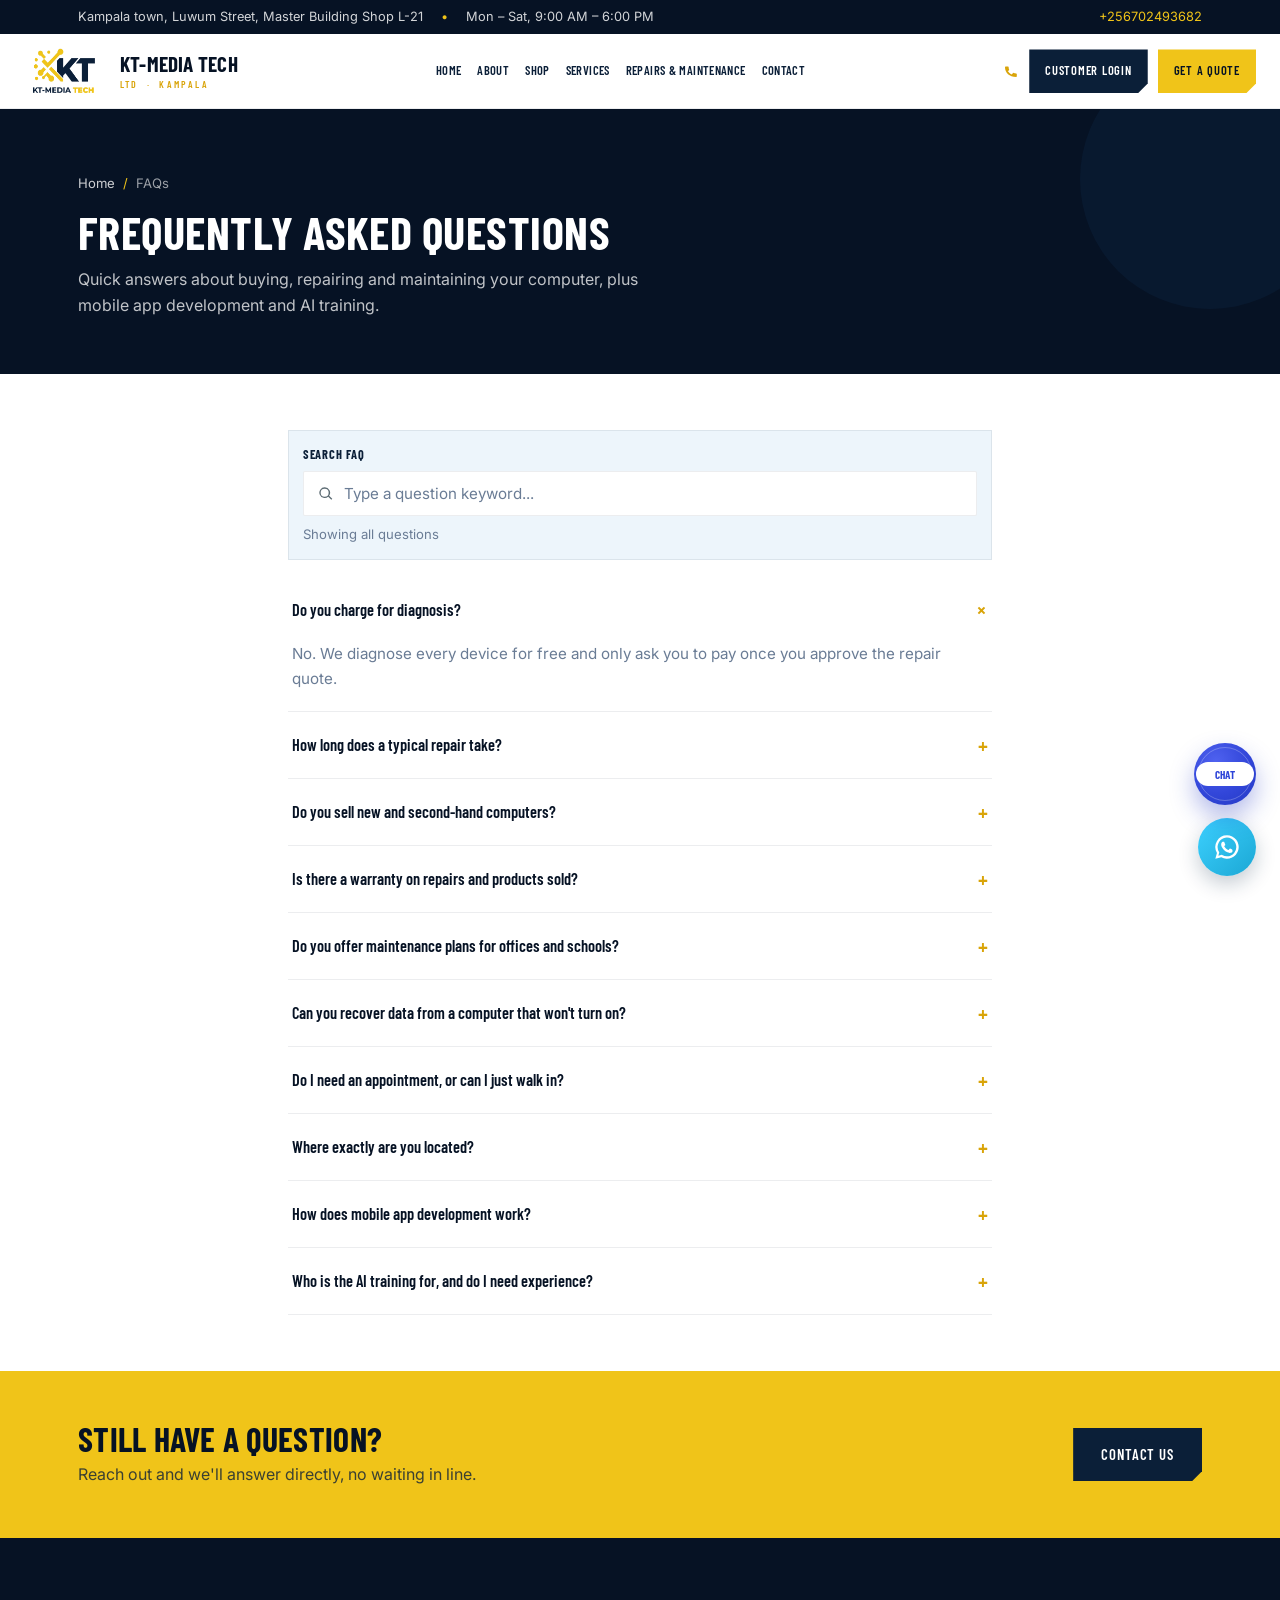
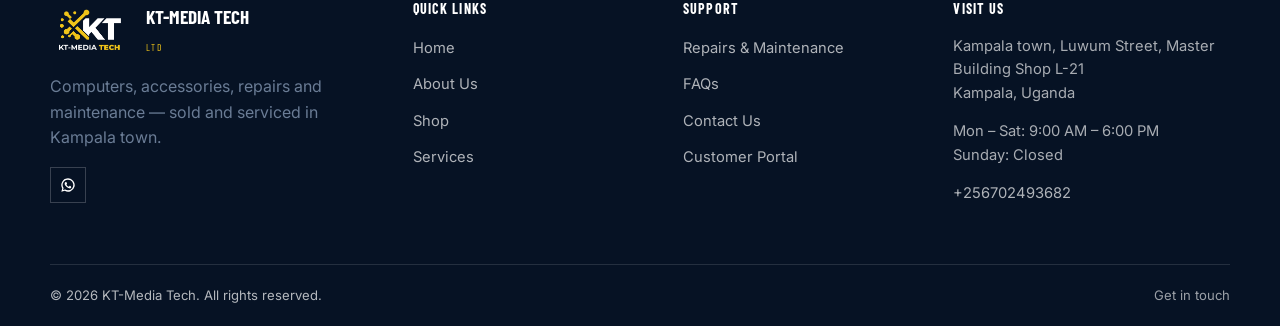
<file: pages/faq.html>
<!DOCTYPE html>
<html lang="en">
<head>
<meta charset="UTF-8">
<meta name="viewport" content="width=device-width, initial-scale=1.0">
<meta name="language" content="English">
<meta name="author" content="KT-Media Tech Ltd">
<meta name="robots" content="index, follow">
<meta name="theme-color" content="#0b1f38">
<title>FAQs — KT-Media Tech</title>
<meta name="description" content="Frequently asked questions about buying, repairing and maintaining computers with KT-Media Tech in Kampala.">
<meta name="keywords" content="FAQ, computer help, repair questions, laptop tips, computer maintenance, computer buying guide, IT support questions">
<link rel="canonical" href="https://kt-media-tech.com/pages/faq.html">
<meta property="og:title" content="FAQs — KT-Media Tech">
<meta property="og:description" content="Frequently asked questions about buying, repairing and maintaining computers.">
<meta property="og:type" content="website">
<meta property="og:url" content="https://kt-media-tech.com/pages/faq.html">
<meta property="og:image" content="https://kt-media-tech.com/assets/logo.png">
<meta name="twitter:card" content="summary_large_image">
<meta name="twitter:title" content="FAQs — KT-Media Tech">
<meta name="twitter:description" content="Frequently asked questions about buying, repairing and maintaining computers.">
<meta name="twitter:image" content="https://kt-media-tech.com/assets/logo.png">
<link rel="manifest" href="../site.webmanifest">
<link rel="icon" href="../assets/logo.png">
<link rel="preconnect" href="https://fonts.googleapis.com">
<link href="https://fonts.googleapis.com/css2?family=Barlow+Condensed:wght@500;600;700;800&family=Inter:wght@400;500;600;700&display=swap" rel="stylesheet">
<link rel="stylesheet" href="../assets/style.css">
<script type="application/ld+json">
{
  "@context": "https://schema.org",
  "@type": "FAQPage",
  "mainEntity": [
    {
      "@type": "Question",
      "name": "Do you charge for diagnosis?",
      "acceptedAnswer": {
        "@type": "Answer",
        "text": "No. We diagnose every device for free and only ask you to pay once you approve the repair quote."
      }
    },
    {
      "@type": "Question",
      "name": "How long does a typical repair take?",
      "acceptedAnswer": {
        "@type": "Answer",
        "text": "Most common repairs are done the same day or within 48 hours. Complex repairs can take 2 to 5 days."
      }
    },
    {
      "@type": "Question",
      "name": "Do you offer maintenance plans for offices and schools?",
      "acceptedAnswer": {
        "@type": "Answer",
        "text": "Yes. We offer monthly and bi-weekly maintenance plans for offices, schools and shops."
      }
    }
  ]
}
</script>
</head>
<body>

<div class="topbar">
  <div class="container">
    <div class="seg">
      <span>Kampala town, Luwum Street, Master Building Shop L-21</span>
      <span class="dot">•</span>
      <span>Mon – Sat, 9:00 AM – 6:00 PM</span>
    </div>
    <div class="seg"><a href="tel:+256702493682">+256702493682</a></div>
  </div>
</div>

<header class="site-header">
  <div class="header-inner">
    <a href="../index.html" class="brand">
      <img src="../assets/logo.png" alt="KT-Media Tech logo">
      <span class="brand-text">
        <span class="t1">KT-MEDIA TECH</span><br>
        <span class="t2">LTD &nbsp;·&nbsp; KAMPALA</span>
      </span>
    </a>
    <nav class="main-nav">
      <a href="../index.html">Home</a>
      <a href="about.html">About</a>
      <a href="shop.html">Shop</a>
      <a href="services.html">Services</a>
      <a href="repairs.html">Repairs &amp; Maintenance</a>
      <a href="contact.html">Contact</a>
    </nav>
    <div class="header-cta">
      <span class="header-phone">
        <svg viewBox="0 0 24 24"><path d="M6.6 10.8c1.4 2.7 3.7 5 6.4 6.4l2.1-2.1c.3-.3.7-.4 1-.2 1.1.4 2.3.7 3.6.7.6 0 1 .4 1 1v3.4c0 .6-.4 1-1 1C9.6 21 3 14.4 3 6.3c0-.6.4-1 1-1h3.5c.6 0 1 .4 1 1 0 1.3.2 2.5.7 3.6.1.4 0 .8-.3 1.1l-2.3 2.1z"/></svg>
        <span class="label">+256702493682</span>
      </span>
      <a href="login.html" class="btn btn-navy">Customer Login</a>
      <a href="contact.html" class="btn btn-gold">Get a Quote</a>
    </div>
    <button class="nav-toggle" aria-label="Toggle menu"><span></span><span></span><span></span></button>
  </div>
</header>

<section class="page-hero">
  <div class="container">
    <div class="breadcrumb"><a href="../index.html">Home</a><span class="sep">/</span><span>FAQs</span></div>
    <h1>Frequently Asked Questions</h1>
    <p>Quick answers about buying, repairing and maintaining your computer, plus mobile app development and AI training.</p>
  </div>
</section>

<section class="section-tight">
  <div class="container" style="max-width:760px;">

    <div class="accordion-item open">
      <button class="accordion-q"><span>Do you charge for diagnosis?</span><span class="plus">+</span></button>
      <div class="accordion-a" style="max-height:200px;">
        <div class="accordion-a-inner">No. We diagnose every device for free and only ask you to pay once you approve the repair quote.</div>
      </div>
    </div>

    <div class="accordion-item">
      <button class="accordion-q"><span>How long does a typical repair take?</span><span class="plus">+</span></button>
      <div class="accordion-a">
        <div class="accordion-a-inner">Most common repairs — batteries, keyboards, virus removal — are done the same day or within 48 hours. Motherboard-level repairs or parts we need to order can take 2–5 days. We'll always give you a clear timeline before starting.</div>
      </div>
    </div>

    <div class="accordion-item">
      <button class="accordion-q"><span>Do you sell new and second-hand computers?</span><span class="plus">+</span></button>
      <div class="accordion-a">
        <div class="accordion-a-inner">Yes. We stock new laptops and desktops, plus tested and certified "Grade A" pre-owned laptops for customers on a tighter budget. Every machine we sell, new or pre-owned, is checked before it leaves our shop.</div>
      </div>
    </div>

    <div class="accordion-item">
      <button class="accordion-q"><span>Is there a warranty on repairs and products sold?</span><span class="plus">+</span></button>
      <div class="accordion-a">
        <div class="accordion-a-inner">Yes. Repairs come with a warranty period on the part replaced, and new products carry the manufacturer's warranty. Pre-owned machines include our own short warranty period. Ask our team for the exact terms on your item.</div>
      </div>
    </div>

    <div class="accordion-item">
      <button class="accordion-q"><span>Do you offer maintenance plans for offices and schools?</span><span class="plus">+</span></button>
      <div class="accordion-a">
        <div class="accordion-a-inner">Yes. We run monthly and bi-weekly maintenance plans for offices, schools and shops with multiple computers. Plans include dust cleaning, software updates, health checks, and priority booking for repairs. See our Services page for plan details.</div>
      </div>
    </div>

    <div class="accordion-item">
      <button class="accordion-q"><span>Can you recover data from a computer that won't turn on?</span><span class="plus">+</span></button>
      <div class="accordion-a">
        <div class="accordion-a-inner">In most cases, yes. We can usually retrieve files even when a device won't boot, as long as the storage drive itself isn't physically destroyed. Bring it in for a free assessment.</div>
      </div>
    </div>

    <div class="accordion-item">
      <button class="accordion-q"><span>Do I need an appointment, or can I just walk in?</span><span class="plus">+</span></button>
      <div class="accordion-a">
        <div class="accordion-a-inner">Walk-ins are always welcome, Monday to Saturday, 9:00 AM to 6:00 PM. If you'd like to confirm we can attend to you right away, you're welcome to call ahead on +256702493682.</div>
      </div>
    </div>

    <div class="accordion-item">
      <button class="accordion-q"><span>Where exactly are you located?</span><span class="plus">+</span></button>
      <div class="accordion-a">
        <div class="accordion-a-inner">We're in Kampala town, on Luwum Street, Master Building, Shop L-21. See our Contact page for a map and directions.</div>
      </div>
    </div>

    <div class="accordion-item">
      <button class="accordion-q"><span>How does mobile app development work?</span><span class="plus">+</span></button>
      <div class="accordion-a">
        <div class="accordion-a-inner">We start with a short consultation to understand what you need the app to do, then share a quote and timeline before any work begins. Most simple apps take a few weeks; more complex apps with backends or admin dashboards take longer. You'll see progress along the way rather than waiting until the very end.</div>
      </div>
    </div>

    <div class="accordion-item">
      <button class="accordion-q"><span>Who is the AI training for, and do I need experience?</span><span class="plus">+</span></button>
      <div class="accordion-a">
        <div class="accordion-a-inner">No experience is needed. Our AI training is built for complete beginners as well as students, professionals and teams who want to use AI tools more confidently in their daily work or studies. We also run on-site sessions for companies that want their whole team trained together.</div>
      </div>
    </div>

  </div>
</section>

<section class="cta-banner">
  <div class="container cta-banner-inner">
    <div>
      <h2>Still have a question?</h2>
      <p>Reach out and we'll answer directly, no waiting in line.</p>
    </div>
    <a href="contact.html" class="btn btn-navy">Contact Us</a>
  </div>
</section>

<footer class="site-footer">
  <div class="container footer-top">
    <div>
      <div class="footer-brand">
        <img src="../assets/kt-media-logo-bright.png" alt="KT-Media Tech logo">
        <span><span class="t1">KT-MEDIA TECH</span><br><span class="t2">LTD</span></span>
      </div>
      <p>Computers, accessories, repairs and maintenance — sold and serviced in Kampala town.</p>
      <div class="footer-social">
        <a href="#" aria-label="Facebook"><svg viewBox="0 0 24 24"><path d="M22 12a10 10 0 10-11.6 9.9v-7H7.9V12h2.5v-1.9c0-2.5 1.5-3.9 3.7-3.9 1.1 0 2.2.2 2.2.2v2.5h-1.3c-1.2 0-1.6.8-1.6 1.6V12h2.8l-.4 2.9h-2.4v7A10 10 0 0022 12z"/></svg></a>
        <a href="#" aria-label="Instagram"><svg viewBox="0 0 24 24"><path d="M12 2.2c3.2 0 3.6 0 4.8.1 1.2.1 2 .2 2.6.5.7.3 1.2.6 1.7 1.1.5.5.9 1 1.1 1.7.3.6.4 1.4.5 2.6.1 1.2.1 1.6.1 4.8s0 3.6-.1 4.8c-.1 1.2-.2 2-.5 2.6-.3.7-.6 1.2-1.1 1.7-.5.5-1 .9-1.7 1.1-.6.3-1.4.4-2.6.5-1.2.1-1.6.1-4.8.1s-3.6 0-4.8-.1c-1.2-.1-2-.2-2.6-.5-.7-.3-1.2-.6-1.7-1.1-.5-.5-.9-1-1.1-1.7-.3-.6-.4-1.4-.5-2.6C2 15.6 2 15.2 2 12s0-3.6.1-4.8c.1-1.2.2-2 .5-2.6.3-.7.6-1.2 1.1-1.7.5-.5 1-.9 1.7-1.1.6-.3 1.4-.4 2.6-.5C9.4 2.2 9.8 2.2 12 2.2zm0 1.8c-3.1 0-3.5 0-4.7.1-1 0-1.6.2-2 .3-.5.2-.8.4-1.2.8-.4.4-.6.7-.8 1.2-.1.4-.3 1-.3 2C3 9.5 3 9.9 3 13s0 3.5.1 4.7c0 1 .2 1.6.3 2 .2.5.4.8.8 1.2.4.4.7.6 1.2.8.4.1 1 .3 2 .3 1.2.1 1.6.1 4.7.1s3.5 0 4.7-.1c1 0 1.6-.2 2-.3.5-.2.8-.4 1.2-.8.4-.4.6-.7.8-1.2.1-.4.3-1 .3-2 .1-1.2.1-1.6.1-4.7s0-3.5-.1-4.7c0-1-.2-1.6-.3-2-.2-.5-.4-.8-.8-1.2-.4-.4-.7-.6-1.2-.8-.4-.1-1-.3-2-.3-1.2-.1-1.6-.1-4.7-.1zM12 7a5 5 0 110 10 5 5 0 010-10zm0 1.8a3.2 3.2 0 100 6.4 3.2 3.2 0 000-6.4zm5.4-3a1.2 1.2 0 110 2.4 1.2 1.2 0 010-2.4z"/></svg></a>
        <a href="https://wa.me/256702493682" aria-label="WhatsApp"><svg viewBox="0 0 24 24"><path d="M12 2a10 10 0 00-8.6 15.1L2 22l5.1-1.3A10 10 0 1012 2zm0 18a8 8 0 01-4.1-1.1l-.3-.2-3 .8.8-2.9-.2-.3A8 8 0 1112 20zm4.4-5.9c-.2-.1-1.4-.7-1.6-.8-.2-.1-.4-.1-.5.1-.2.2-.6.8-.8 1-.1.2-.3.2-.5.1-1.5-.6-2.5-1.5-3.3-2.9-.1-.2-.1-.4.1-.5.2-.2.4-.4.6-.6.2-.2.2-.4.1-.6-.1-.2-.6-1.5-.8-2-.2-.5-.4-.4-.6-.4h-.5c-.2 0-.5.1-.7.3-.2.2-.9.9-.9 2.2s.9 2.6 1.1 2.8c.1.2 1.7 2.7 4.3 3.7 2 .8 2.4.6 2.8.5.4 0 1.2-.5 1.4-1 .2-.5.2-.9.1-1z"/></svg></a>
      </div>
    </div>
    <div class="footer-col">
      <h4>Quick Links</h4>
      <ul>
        <li><a href="../index.html">Home</a></li>
        <li><a href="about.html">About Us</a></li>
        <li><a href="shop.html">Shop</a></li>
        <li><a href="services.html">Services</a></li>
      </ul>
    </div>
    <div class="footer-col">
      <h4>Support</h4>
      <ul>
        <li><a href="repairs.html">Repairs &amp; Maintenance</a></li>
        <li><a href="faq.html">FAQs</a></li>
        <li><a href="contact.html">Contact Us</a></li>
        <li><a href="login.html">Customer Portal</a></li>
      </ul>
    </div>
    <div class="footer-col">
      <h4>Visit Us</h4>
      <p>Kampala town, Luwum Street, Master Building Shop L-21<br>Kampala, Uganda</p>
      <p>Mon – Sat: 9:00 AM – 6:00 PM<br>Sunday: Closed</p>
      <p><a href="tel:+256702493682">+256702493682</a></p>
    </div>
  </div>
  <div class="container footer-bottom">
    <span>&copy; <span data-year></span> KT-Media Tech. All rights reserved.</span>
    <span><a href="contact.html">Get in touch</a></span>
  </div>
</footer>

<a href="https://wa.me/256702493682" class="float-whatsapp" aria-label="Chat on WhatsApp" target="_blank" rel="noopener">
  <svg viewBox="0 0 24 24"><path d="M12 2a10 10 0 00-8.6 15.1L2 22l5.1-1.3A10 10 0 1012 2zm0 18a8 8 0 01-4.1-1.1l-.3-.2-3 .8.8-2.9-.2-.3A8 8 0 1112 20zm4.4-5.9c-.2-.1-1.4-.7-1.6-.8-.2-.1-.4-.1-.5.1-.2.2-.6.8-.8 1-.1.2-.3.2-.5.1-1.5-.6-2.5-1.5-3.3-2.9-.1-.2-.1-.4.1-.5.2-.2.4-.4.6-.6.2-.2.2-.4.1-.6-.1-.2-.6-1.5-.8-2-.2-.5-.4-.4-.6-.4h-.5c-.2 0-.5.1-.7.3-.2.2-.9.9-.9 2.2s.9 2.6 1.1 2.8c.1.2 1.7 2.7 4.3 3.7 2 .8 2.4.6 2.8.5.4 0 1.2-.5 1.4-1 .2-.5.2-.9.1-1z"/></svg>
</a>

<script src="../assets/site-config.js"></script>
<script src="../assets/main.js"></script>
</body>
</html>
</file>
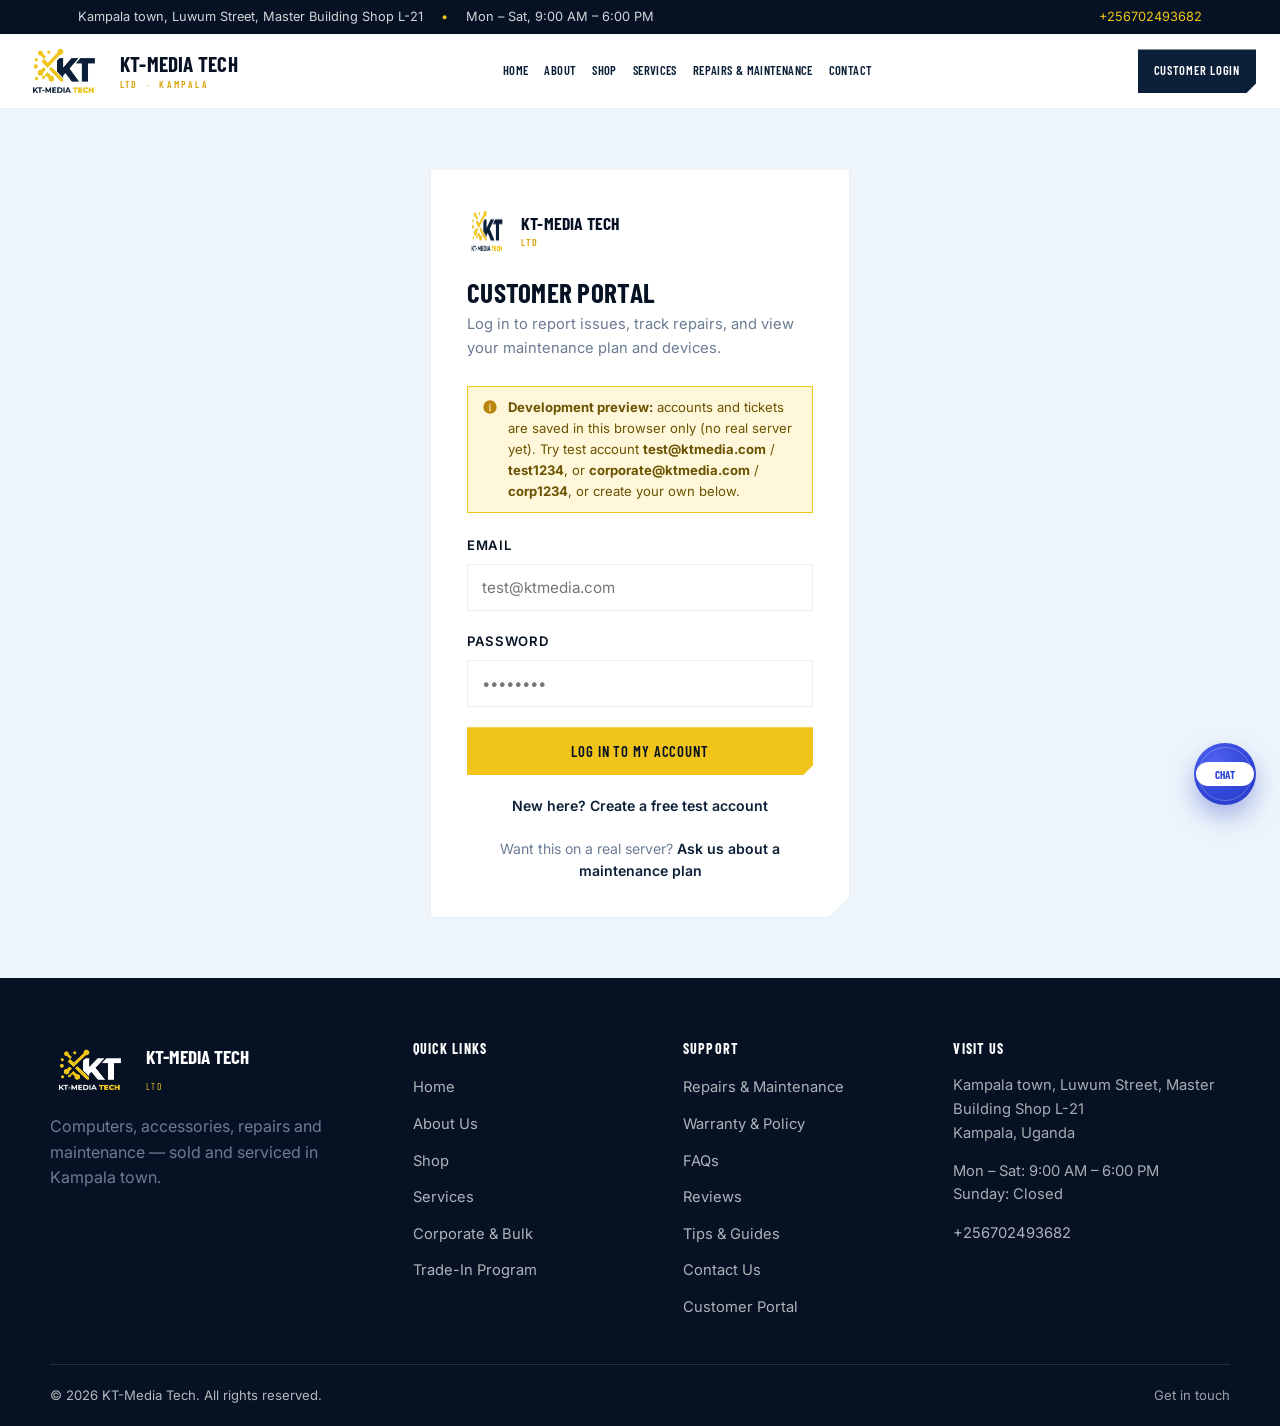
<file: pages/login.html>
<!DOCTYPE html>
<html lang="en">
<head>
<meta charset="UTF-8">
<meta name="viewport" content="width=device-width, initial-scale=1.0">
<meta name="language" content="English">
<meta name="author" content="KT-Media Tech Ltd">
<meta name="robots" content="index, follow">
<meta name="theme-color" content="#0b1f38">
<title>Customer Login — KT-Media Tech</title>
<meta name="description" content="Log in to your KT-Media Tech customer portal to report issues and track your devices and maintenance plan.">
<meta name="keywords" content="customer login, KT-Media Tech portal, device tracking, repair tickets, maintenance plan portal">
<link rel="canonical" href="https://kt-media-tech.com/pages/login.html">
<meta property="og:title" content="Customer Login — KT-Media Tech">
<meta property="og:description" content="Log in to your KT-Media Tech customer portal to report issues and track devices.">
<meta property="og:type" content="website">
<meta property="og:url" content="https://kt-media-tech.com/pages/login.html">
<meta property="og:image" content="https://kt-media-tech.com/assets/logo.png">
<meta name="twitter:card" content="summary_large_image">
<meta name="twitter:title" content="Customer Login — KT-Media Tech">
<meta name="twitter:description" content="Log in to your KT-Media Tech customer portal to report issues and track devices.">
<meta name="twitter:image" content="https://kt-media-tech.com/assets/logo.png">
<link rel="icon" href="../assets/logo.png">
<link rel="preconnect" href="https://fonts.googleapis.com">
<link href="https://fonts.googleapis.com/css2?family=Barlow+Condensed:wght@500;600;700;800&family=Inter:wght@400;500;600;700&display=swap" rel="stylesheet">
<link rel="stylesheet" href="../assets/style.css">
</head>
<body>

<div class="topbar">
  <div class="container">
    <div class="seg">
      <span>Kampala town, Luwum Street, Master Building Shop L-21</span>
      <span class="dot">•</span>
      <span>Mon – Sat, 9:00 AM – 6:00 PM</span>
    </div>
    <div class="seg"><a href="tel:+256702493682">+256702493682</a></div>
  </div>
</div>

<header class="site-header">
  <div class="header-inner">
    <a href="../index.html" class="brand">
      <img src="../assets/logo.png" alt="KT-Media Tech logo">
      <span class="brand-text">
        <span class="t1">KT-MEDIA TECH</span><br>
        <span class="t2">LTD &nbsp;·&nbsp; KAMPALA</span>
      </span>
    </a>
    <nav class="main-nav">
      <a href="../index.html">Home</a>
      <a href="about.html">About</a>
      <a href="shop.html">Shop</a>
      <a href="services.html">Services</a>
      <a href="repairs.html">Repairs &amp; Maintenance</a>
      <a href="contact.html">Contact</a>
    </nav>
    <div class="header-cta">
      <a href="login.html" class="btn btn-navy">Customer Login</a>
    </div>
    <button class="nav-toggle" aria-label="Toggle menu"><span></span><span></span><span></span></button>
  </div>
</header>

<div class="portal-shell">
  <div class="login-card">
    <div class="login-logo">
      <img src="../assets/logo.png" alt="KT-Media Tech logo">
      <span class="brand-text">
        <span class="t1" style="font-size:1.1rem;">KT-MEDIA TECH</span><br>
        <span class="t2">LTD</span>
      </span>
    </div>
    <h1>Customer Portal</h1>
    <p class="lead-small">Log in to report issues, track repairs, and view your maintenance plan and devices.</p>

    <div class="demo-banner">
      <svg viewBox="0 0 24 24"><path d="M12 2a10 10 0 100 20 10 10 0 000-20zm0 5a1.2 1.2 0 110 2.4A1.2 1.2 0 0112 7zm1.5 11h-3v-1.2h.8v-5h-.8V10.5h2.2v6.3h.8z"/></svg>
      <span><strong>Development preview:</strong> accounts and tickets are saved in this browser only (no real server yet). Try test account <strong>test@ktmedia.com</strong> / <strong>test1234</strong>, or <strong>corporate@ktmedia.com</strong> / <strong>corp1234</strong>, or create your own below.</span>
    </div>

    <form id="login-form" novalidate>
      <div class="form-field">
        <label for="login-email">Email</label>
        <input type="text" id="login-email" name="email" placeholder="test@ktmedia.com">
      </div>
      <div class="form-field">
        <label for="login-password">Password</label>
        <input type="password" id="login-password" name="password" placeholder="••••••••">
      </div>
      <p id="login-error" class="error-text">Please enter both an email/account number and a password.</p>
      <button type="submit" class="btn btn-gold btn-block">Log In to My Account</button>
    </form>

    <form id="signup-form" novalidate style="display:none;">
      <div class="form-field">
        <label for="signup-name">Full Name</label>
        <input type="text" id="signup-name" name="name" placeholder="Your name">
      </div>
      <div class="form-field">
        <label for="signup-email">Email</label>
        <input type="email" id="signup-email" name="email" placeholder="you@example.com">
      </div>
      <div class="form-field">
        <label for="signup-password">Password</label>
        <input type="password" id="signup-password" name="password" placeholder="Create a password">
      </div>
      <div class="form-field">
        <label for="signup-org">Organization (optional)</label>
        <input type="text" id="signup-org" name="organization" placeholder="School, NGO, company...">
      </div>
      <p id="signup-error" class="error-text">Please fill in your name, email and password.</p>
      <button type="submit" class="btn btn-gold btn-block">Create Test Account</button>
    </form>

    <div class="login-foot">
      <a href="#" id="show-signup">New here? Create a free test account</a>
    </div>
    <div class="login-foot">
      Want this on a real server? <a href="contact.html">Ask us about a maintenance plan</a>
    </div>
  </div>
</div>

<footer class="site-footer">
  <div class="container footer-top">
    <div>
      <div class="footer-brand">
        <img src="../assets/kt-media-logo-bright.png" alt="KT-Media Tech logo">
        <span><span class="t1">KT-MEDIA TECH</span><br><span class="t2">LTD</span></span>
      </div>
      <p>Computers, accessories, repairs and maintenance — sold and serviced in Kampala town.</p>
    </div>
    <div class="footer-col">
      <h4>Quick Links</h4>
      <ul>
        <li><a href="../index.html">Home</a></li>
        <li><a href="about.html">About Us</a></li>
        <li><a href="shop.html">Shop</a></li>
        <li><a href="services.html">Services</a></li>
        <li><a href="corporate.html">Corporate &amp; Bulk</a></li>
        <li><a href="trade-in.html">Trade-In Program</a></li>
      </ul>
    </div>
    <div class="footer-col">
      <h4>Support</h4>
      <ul>
        <li><a href="repairs.html">Repairs &amp; Maintenance</a></li>
        <li><a href="warranty.html">Warranty &amp; Policy</a></li>
        <li><a href="faq.html">FAQs</a></li>
        <li><a href="testimonials.html">Reviews</a></li>
        <li><a href="blog.html">Tips &amp; Guides</a></li>
        <li><a href="contact.html">Contact Us</a></li>
        <li><a href="login.html">Customer Portal</a></li>
      </ul>
    </div>
    <div class="footer-col">
      <h4>Visit Us</h4>
      <p>Kampala town, Luwum Street, Master Building Shop L-21<br>Kampala, Uganda</p>
      <p>Mon – Sat: 9:00 AM – 6:00 PM<br>Sunday: Closed</p>
      <p><a href="tel:+256702493682">+256702493682</a></p>
    </div>
  </div>
  <div class="container footer-bottom">
    <span>&copy; <span data-year></span> KT-Media Tech. All rights reserved.</span>
    <span><a href="contact.html">Get in touch</a></span>
  </div>
</footer>

<script src="../assets/site-config.js"></script>
<script src="../assets/main.js"></script>
</body>
</html>
</file>
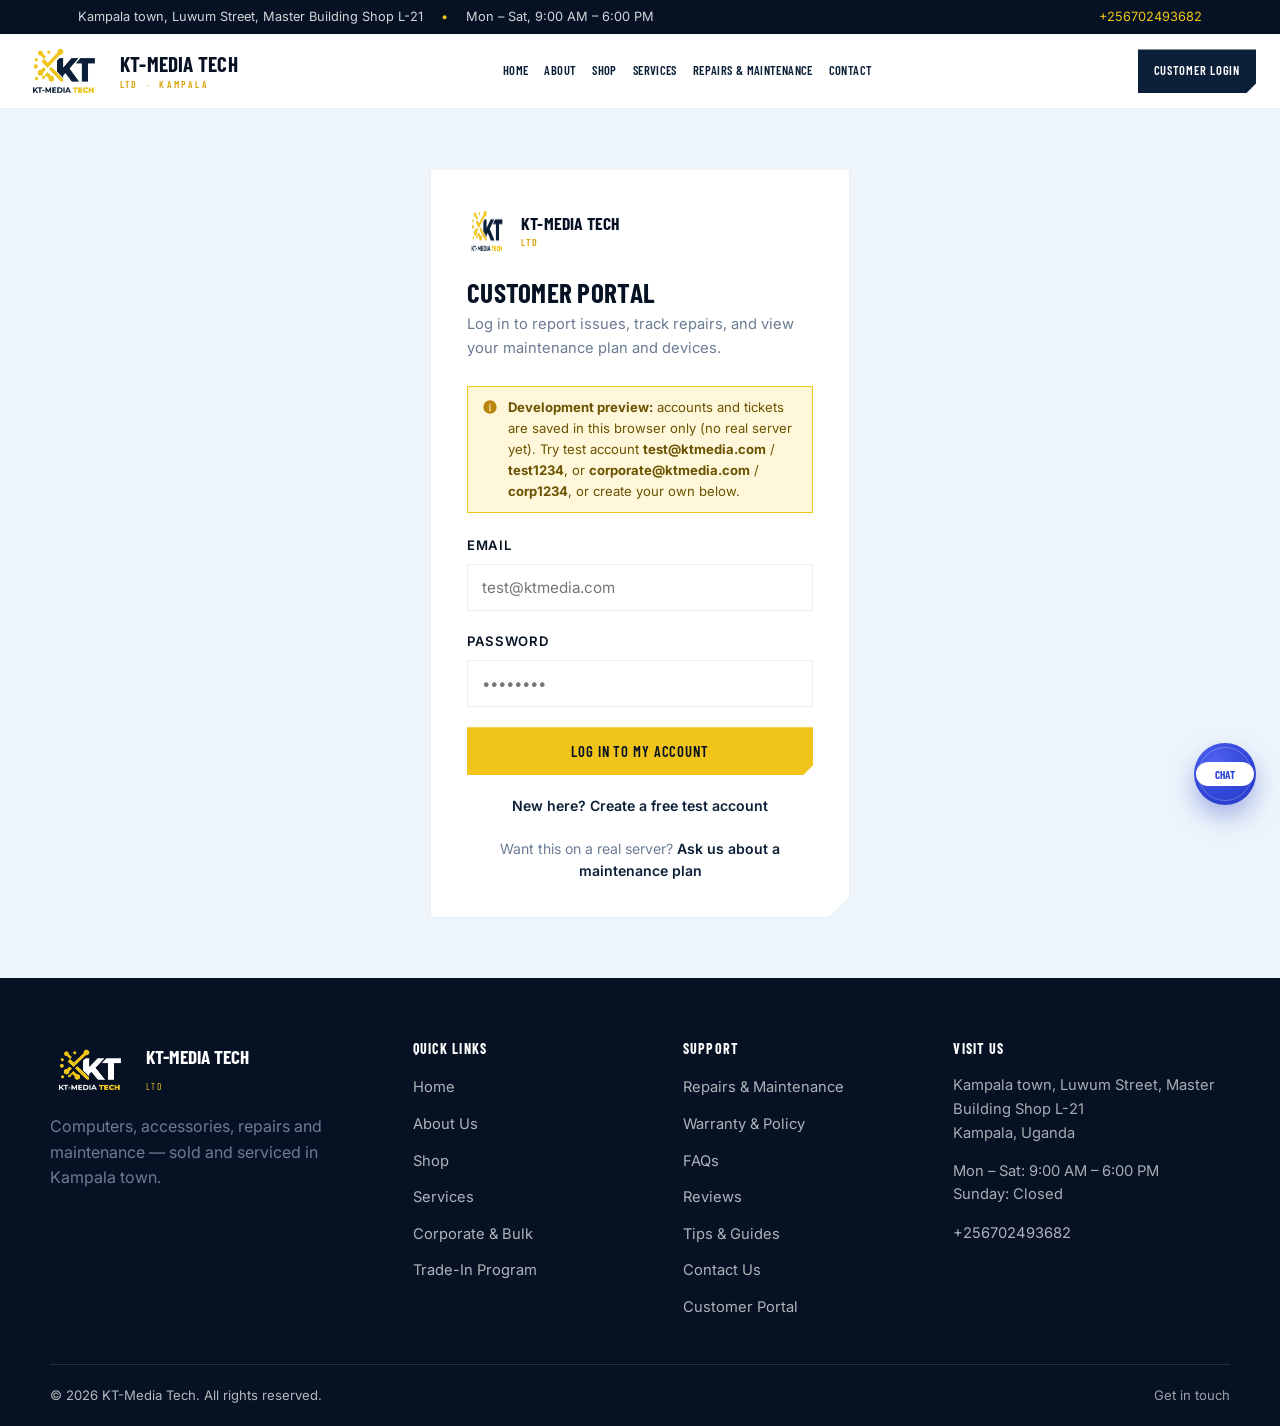
<file: pages/portal.html>
<!DOCTYPE html>
<html lang="en">
<head>
<meta charset="UTF-8">
<meta name="viewport" content="width=device-width, initial-scale=1.0">
<meta name="language" content="English">
<meta name="author" content="KT-Media Tech Ltd">
<meta name="robots" content="index, follow">
<meta name="theme-color" content="#0b1f38">
<title>My Account — KT-Media Tech</title>
<meta name="description" content="Customer portal — report issues, track repair tickets, and view your maintenance plan with KT-Media Tech.">
<meta name="keywords" content="KT-Media Tech account, customer dashboard, ticket tracking, maintenance dashboard, service portal">
<link rel="canonical" href="https://kt-media-tech.com/pages/portal.html">
<meta property="og:title" content="My Account — KT-Media Tech">
<meta property="og:description" content="Customer portal to report issues, track repair tickets, and view maintenance plans.">
<meta property="og:type" content="website">
<meta property="og:url" content="https://kt-media-tech.com/pages/portal.html">
<meta property="og:image" content="https://kt-media-tech.com/assets/logo.png">
<meta name="twitter:card" content="summary_large_image">
<meta name="twitter:title" content="My Account — KT-Media Tech">
<meta name="twitter:description" content="Customer portal to report issues, track repair tickets, and view maintenance plans.">
<meta name="twitter:image" content="https://kt-media-tech.com/assets/logo.png">
<link rel="icon" href="../assets/logo.png">
<link rel="preconnect" href="https://fonts.googleapis.com">
<link href="https://fonts.googleapis.com/css2?family=Barlow+Condensed:wght@500;600;700;800&family=Inter:wght@400;500;600;700&display=swap" rel="stylesheet">
<link rel="stylesheet" href="../assets/style.css">
</head>
<body>

<header class="portal-header">
  <div class="container header-inner">
    <a href="../index.html" class="brand">
      <img src="../assets/kt-media-logo-bright.png" alt="KT-Media Tech logo">
      <span class="brand-text">
        <span class="t1" style="color:#fff;">KT-MEDIA TECH</span><br>
        <span class="t2">LTD &nbsp;·&nbsp; PORTAL</span>
      </span>
    </a>
    <div class="portal-user">
      <div class="avatar" data-user-initial>A</div>
      <div>
        <div class="name" data-user-name>—</div>
        <div class="plan" data-user-plan>—</div>
      </div>
    </div>
    <a href="#" id="logout-btn" class="logout-link">
      <svg viewBox="0 0 24 24"><path d="M16 13v-2H7V8l-5 4 5 4v-3zM20 3h-9a1 1 0 00-1 1v4h2V5h7v14h-7v-3h-2v4a1 1 0 001 1h9a1 1 0 001-1V4a1 1 0 00-1-1z"/></svg>
      Log Out
    </a>
  </div>
</header>

<div class="demo-banner" style="border-radius:0; border-left:0; border-right:0; justify-content:center; text-align:center;">
  <svg viewBox="0 0 24 24"><path d="M12 2a10 10 0 100 20 10 10 0 000-20zm0 5a1.2 1.2 0 110 2.4A1.2 1.2 0 0112 7zm1.5 11h-3v-1.2h.8v-5h-.8V10.5h2.2v6.3h.8z"/></svg>
  <span><strong>Development preview</strong> — account, device and ticket data is saved in this browser's storage (not a real server yet) and will still be here next time you log in on this device. New issues you report are saved to your account too.</span>
</div>

<div class="dash-wrap">
  <div class="container dash-grid">

    <!-- SIDEBAR -->
    <nav class="dash-nav">
      <button class="active" data-panel="overview">
        <svg viewBox="0 0 24 24"><path d="M4 13h6V4H4zm0 7h6v-5H4zm8 0h6V11h-6zm0-16v6h6V4z"/></svg>
        Overview
      </button>
      <button data-panel="tickets">
        <svg viewBox="0 0 24 24"><path d="M22 12a10 10 0 11-3-7.1V2h2v5h-5V5h2.1A8 8 0 1020 12z"/></svg>
        My Issues / Tickets
      </button>
      <button data-panel="new-ticket">
        <svg viewBox="0 0 24 24"><path d="M19 13h-6v6h-2v-6H5v-2h6V5h2v6h6z"/></svg>
        Report New Issue
      </button>
      <button data-panel="devices">
        <svg viewBox="0 0 24 24"><path d="M4 4h16a1 1 0 011 1v10a1 1 0 01-1 1H4a1 1 0 01-1-1V5a1 1 0 011-1zm0 2v8h16V6H4zm6 11h4v2h-4z"/></svg>
        My Devices
      </button>
      <button data-panel="subscription">
        <svg viewBox="0 0 24 24"><path d="M12 2l3.1 6.3L22 9.3l-5 4.9 1.2 6.8L12 17.8l-6.2 3.2L7 14.2l-5-4.9 6.9-1z"/></svg>
        Subscription &amp; Billing
      </button>
    </nav>

    <!-- MAIN PANELS -->
    <div>

      <!-- OVERVIEW -->
      <div class="dash-panel active" id="panel-overview">
        <h1 style="font-size:1.7rem; margin-bottom:4px;">Welcome back, <span data-user-name>—</span></h1>
        <p style="color:var(--grey); margin-bottom:26px;">Here's a quick look at your account with KT-Media Tech.</p>

        <div class="summary-row">
          <div class="summary-tile"><div class="num" id="summary-open">—</div><div class="lbl">Open Tickets</div></div>
          <div class="summary-tile"><div class="num" id="summary-total">—</div><div class="lbl">Total Tickets</div></div>
          <div class="summary-tile"><div class="num" id="summary-devices">—</div><div class="lbl">Registered Devices</div></div>
        </div>

        <div class="plan-banner">
          <div>
            <h3>Current Plan: <span data-user-plan>—</span></h3>
            <p>Account No. <span data-user-account>—</span> · Next maintenance visit: <strong>Placeholder — 28 Jun 2026</strong></p>
          </div>
          <span class="badge" style="color:var(--gold); border-color:rgba(255,255,255,0.3);">Active Subscriber</span>
        </div>

        <div class="dash-card">
          <h2>Recent Activity</h2>
          <p class="sub">Your latest reported issues</p>
          <div id="ticket-list-preview">
            <div class="empty-state"><p>Loading...</p></div>
          </div>
        </div>
      </div>

      <!-- TICKETS LIST -->
      <div class="dash-panel" id="panel-tickets">
        <div class="dash-card">
          <h2>My Issues / Tickets</h2>
          <p class="sub">Track every issue you've reported, and its current status.</p>
          <div id="ticket-list"></div>
        </div>
      </div>

      <!-- NEW TICKET FORM -->
      <div class="dash-panel" id="panel-new-ticket">
        <div class="dash-card">
          <h2>Report a New Issue</h2>
          <p class="sub">Tell us what's wrong — we'll review it and reach out to confirm a repair time.</p>

          <div id="ticket-success" class="hidden" style="background:#eafaf0; border:1px solid #b6e6c6; color:#1b6e3b; padding:14px 18px; margin-bottom:22px; font-size:0.92rem;">
            Your issue has been logged. Our team will reach out shortly to confirm next steps.
          </div>

          <form id="ticket-form">
            <div class="form-row">
              <div class="form-field">
                <label for="ticket-device">Which device?</label>
                <select id="ticket-device" name="device">
                  <option>HP ProBook 450 G8</option>
                  <option>Dell Desktop Optiplex</option>
                  <option>Canon All-in-One Printer</option>
                  <option>Other / not listed</option>
                </select>
              </div>
              <div class="form-field">
                <label for="ticket-priority">Priority</label>
                <select id="ticket-priority" name="priority">
                  <option>Normal</option>
                  <option>Urgent — affecting work today</option>
                  <option>Low — whenever convenient</option>
                </select>
              </div>
            </div>
            <div class="form-field">
              <label for="ticket-title-input">Issue Title</label>
              <input type="text" id="ticket-title-input" name="title" placeholder="e.g. Laptop screen flickering" required>
            </div>
            <div class="form-field">
              <label for="ticket-desc">Describe the Issue</label>
              <textarea id="ticket-desc" name="description" rows="5" placeholder="What happens, and when did it start?"></textarea>
            </div>
            <button type="submit" class="btn btn-navy">Submit Issue</button>
            <p class="form-note">This demo logs the ticket in your browser only. On the live site this would notify our support team directly.</p>
          </form>
        </div>
      </div>

      <!-- DEVICES -->
      <div class="dash-panel" id="panel-devices">
        <div class="dash-card">
          <h2>My Devices</h2>
          <p class="sub">Devices registered under your account or maintenance plan.</p>
          <div id="device-list"></div>
        </div>
      </div>

      <!-- SUBSCRIPTION / BILLING (placeholder section) -->
      <div class="dash-panel" id="panel-subscription">
        <div class="dash-card">
          <h2>Subscription &amp; Billing</h2>
          <p class="sub">Placeholder section — billing history and online payment are not yet active.</p>

          <div class="plan-banner">
            <div>
              <h3><span data-user-plan>—</span></h3>
              <p>Covers up to 10 devices · Bi-weekly maintenance visits · Priority repair booking</p>
            </div>
            <span class="badge" style="color:var(--gold); border-color:rgba(255,255,255,0.3);">UGX 250,000 / month</span>
          </div>

          <h3 style="font-size:1.05rem; margin-bottom:14px;">Billing History (placeholder)</h3>
          <div class="table-wrap" style="margin-bottom:24px;">
            <table class="price-table">
              <thead><tr><th>Invoice</th><th>Date</th><th>Status</th><th>Amount</th></tr></thead>
              <tbody>
                <tr><td>INV-0612</td><td>01 Jun 2026</td><td><span class="status-pill status-resolved">Paid</span></td><td class="amount">UGX 250,000</td></tr>
                <tr><td>INV-0511</td><td>01 May 2026</td><td><span class="status-pill status-resolved">Paid</span></td><td class="amount">UGX 250,000</td></tr>
                <tr><td>INV-0413</td><td>01 Apr 2026</td><td><span class="status-pill status-resolved">Paid</span></td><td class="amount">UGX 250,000</td></tr>
              </tbody>
            </table>
          </div>
          <p class="form-note">Online invoice download and payment will be added here once the billing system is connected. For now, contact us directly for receipts or to change your plan.</p>
          <a href="contact.html" class="btn btn-outline" style="border-color:var(--navy); color:var(--navy); margin-top:10px;">Contact Us About My Plan</a>
        </div>
      </div>

    </div>
  </div>
</div>

<footer class="site-footer">
  <div class="container footer-bottom" style="border-top:none;">
    <span>&copy; <span data-year></span> KT-Media Tech. All rights reserved.</span>
    <span><a href="../index.html">Back to Main Site</a></span>
  </div>
</footer>

<script src="../assets/site-config.js"></script>
<script src="../assets/main.js"></script>
<script>
  // mirror the latest 3 tickets into the overview preview panel
  document.addEventListener('DOMContentLoaded', function () {
    setTimeout(function () {
      var full = document.querySelector('#ticket-list');
      var preview = document.querySelector('#ticket-list-preview');
      if (full && preview) {
        var rows = full.querySelectorAll('.ticket-row');
        if (rows.length === 0) {
          preview.innerHTML = full.innerHTML;
        } else {
          preview.innerHTML = '';
          rows.forEach(function (row, i) {
            if (i < 3) preview.appendChild(row.cloneNode(true));
          });
        }
      }
    }, 50);
  });
</script>
</body>
</html>
</file>
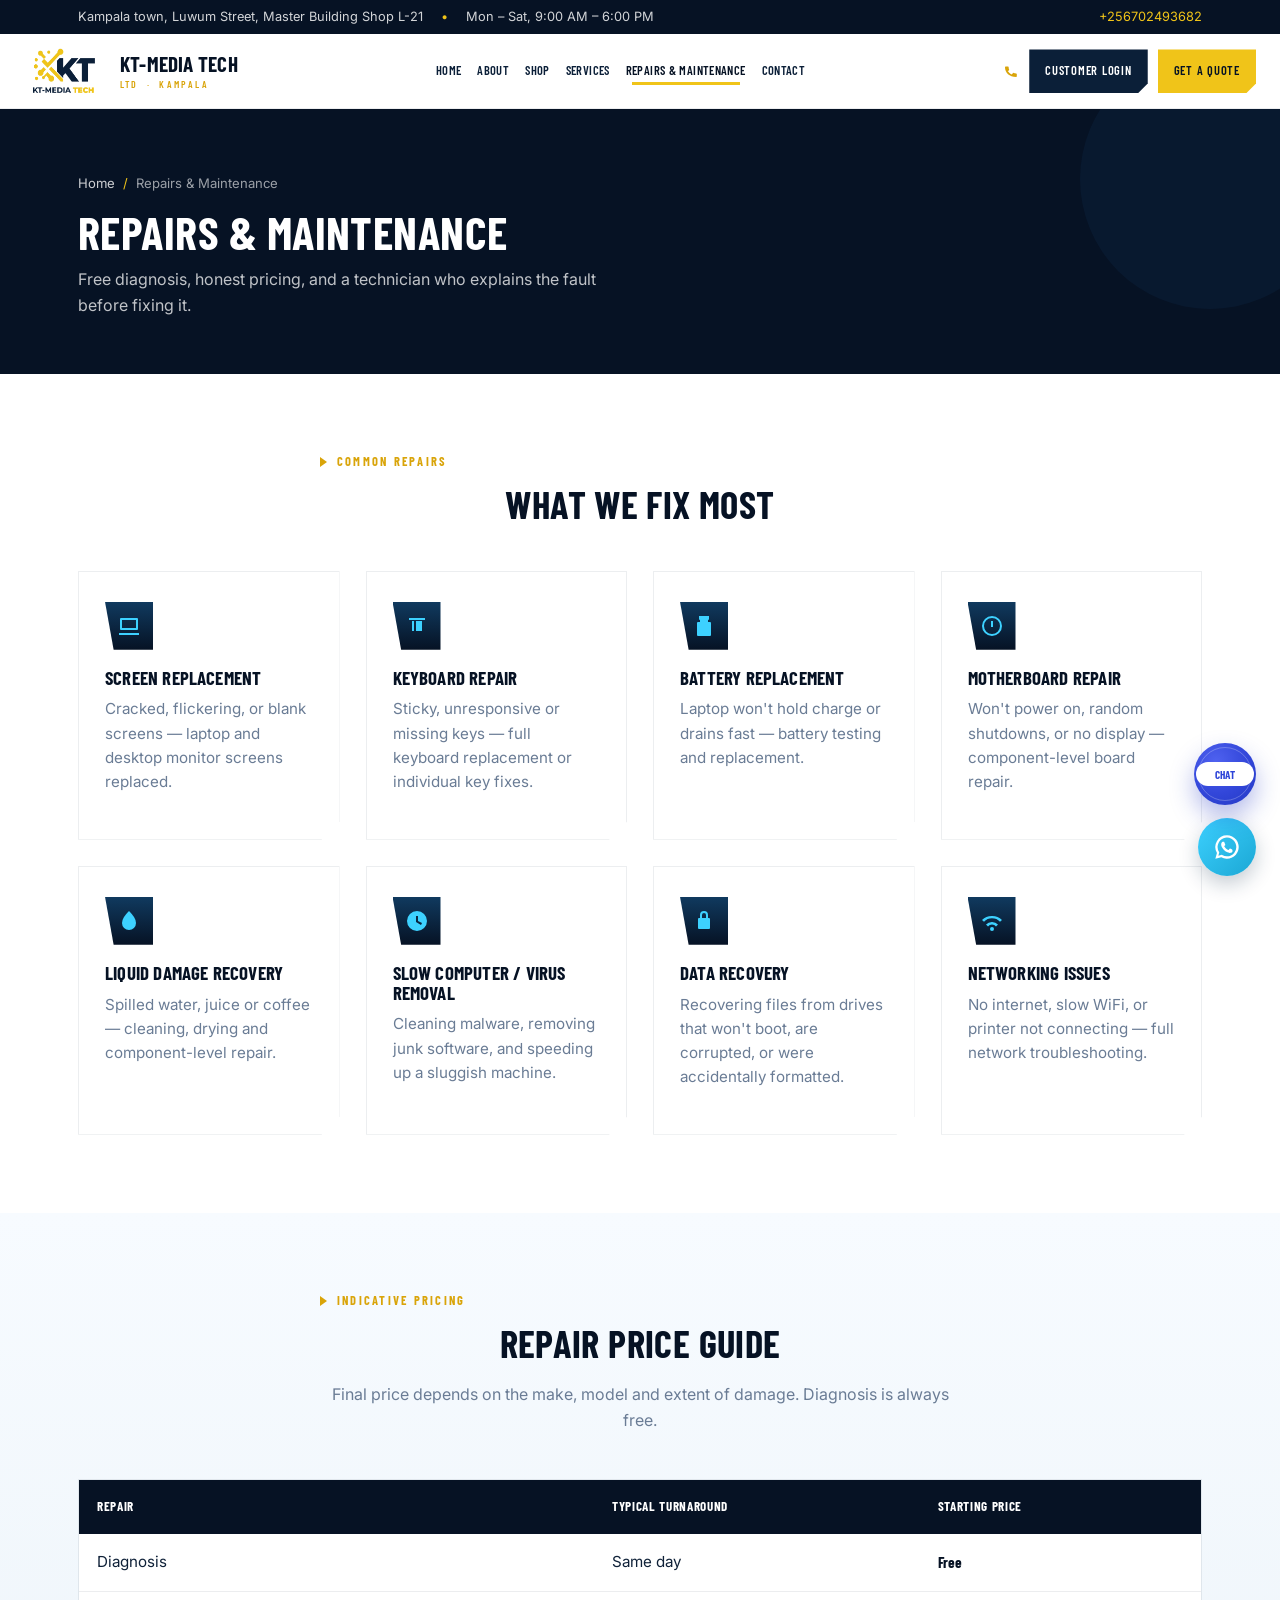
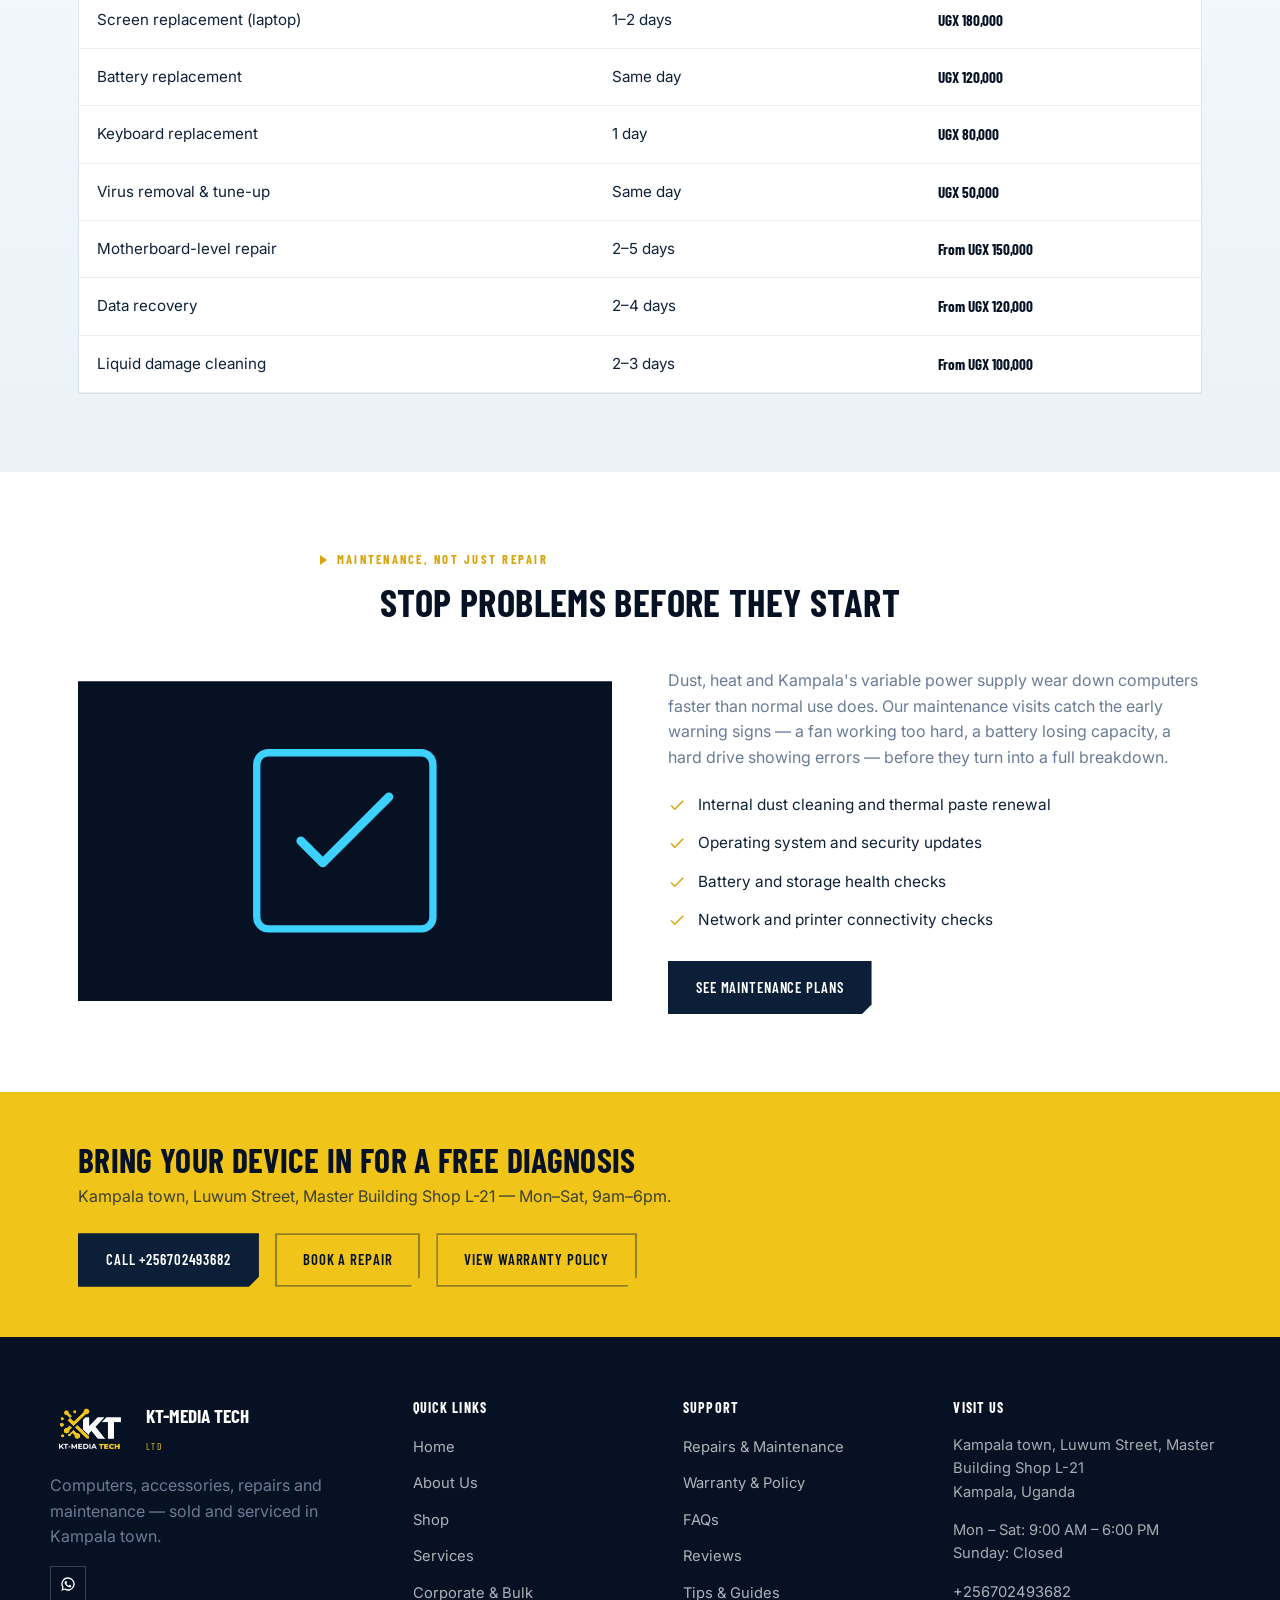
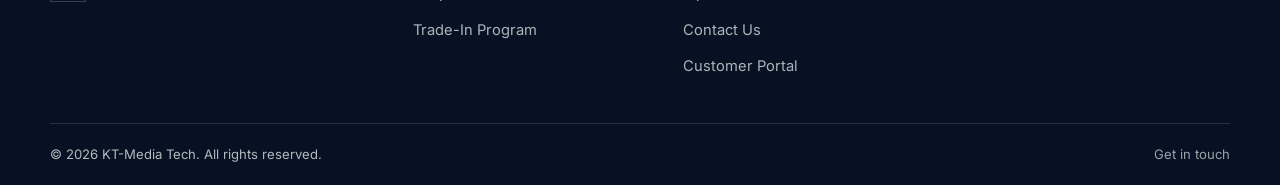
<file: pages/repairs.html>
<!DOCTYPE html>
<html lang="en">
<head>
<meta charset="UTF-8">
<meta name="viewport" content="width=device-width, initial-scale=1.0">
<meta name="language" content="English">
<meta name="author" content="KT-Media Tech Ltd">
<meta name="robots" content="index, follow">
<meta name="theme-color" content="#0b1f38">
<title>Repairs &amp; Maintenance — KT-Media Tech</title>
<meta name="description" content="Laptop and desktop repair services in Kampala — screens, batteries, motherboards, virus removal and more. Free diagnosis at KT-Media Tech, Luwum Street, Master Building Shop L-21.">
<meta name="keywords" content="computer repair Kampala, laptop screen replacement, battery replacement, virus removal, hardware repair, computer maintenance, IT support Uganda">
<link rel="canonical" href="https://kt-media-tech.com/pages/repairs.html">
<meta property="og:title" content="Repairs &amp; Maintenance — KT-Media Tech">
<meta property="og:description" content="Professional laptop and desktop repair services in Kampala with free diagnosis.">
<meta property="og:type" content="website">
<meta property="og:url" content="https://kt-media-tech.com/pages/repairs.html">
<meta property="og:image" content="https://kt-media-tech.com/assets/logo.png">
<meta name="twitter:card" content="summary_large_image">
<meta name="twitter:title" content="Repairs &amp; Maintenance — KT-Media Tech">
<meta name="twitter:description" content="Professional laptop and desktop repair services with free diagnosis.">
<meta name="twitter:image" content="https://kt-media-tech.com/assets/logo.png">
<link rel="icon" href="../assets/logo.png">
<link rel="preconnect" href="https://fonts.googleapis.com">
<link href="https://fonts.googleapis.com/css2?family=Barlow+Condensed:wght@500;600;700;800&family=Inter:wght@400;500;600;700&display=swap" rel="stylesheet">
<link rel="stylesheet" href="../assets/style.css">
</head>
<body>

<div class="topbar">
  <div class="container">
    <div class="seg">
      <span>Kampala town, Luwum Street, Master Building Shop L-21</span>
      <span class="dot">•</span>
      <span>Mon – Sat, 9:00 AM – 6:00 PM</span>
    </div>
    <div class="seg"><a href="tel:+256702493682">+256702493682</a></div>
  </div>
</div>

<header class="site-header">
  <div class="header-inner">
    <a href="../index.html" class="brand">
      <img src="../assets/logo.png" alt="KT-Media Tech logo">
      <span class="brand-text">
        <span class="t1">KT-MEDIA TECH</span><br>
        <span class="t2">LTD &nbsp;·&nbsp; KAMPALA</span>
      </span>
    </a>
    <nav class="main-nav">
      <a href="../index.html">Home</a>
      <a href="about.html">About</a>
      <a href="shop.html">Shop</a>
      <a href="services.html">Services</a>
      <a href="repairs.html" class="active">Repairs &amp; Maintenance</a>
      <a href="contact.html">Contact</a>
    </nav>
    <div class="header-cta">
      <span class="header-phone">
        <svg viewBox="0 0 24 24"><path d="M6.6 10.8c1.4 2.7 3.7 5 6.4 6.4l2.1-2.1c.3-.3.7-.4 1-.2 1.1.4 2.3.7 3.6.7.6 0 1 .4 1 1v3.4c0 .6-.4 1-1 1C9.6 21 3 14.4 3 6.3c0-.6.4-1 1-1h3.5c.6 0 1 .4 1 1 0 1.3.2 2.5.7 3.6.1.4 0 .8-.3 1.1l-2.3 2.1z"/></svg>
        <span class="label">+256702493682</span>
      </span>
      <a href="login.html" class="btn btn-navy">Customer Login</a>
      <a href="contact.html" class="btn btn-gold">Get a Quote</a>
    </div>
    <button class="nav-toggle" aria-label="Toggle menu"><span></span><span></span><span></span></button>
  </div>
</header>

<section class="page-hero">
  <div class="container">
    <div class="breadcrumb"><a href="../index.html">Home</a><span class="sep">/</span><span>Repairs &amp; Maintenance</span></div>
    <h1>Repairs &amp; Maintenance</h1>
    <p>Free diagnosis, honest pricing, and a technician who explains the fault before fixing it.</p>
  </div>
</section>

<section>
  <div class="container">
    <div class="section-head center">
      <div class="eyebrow">Common repairs</div>
      <h2>What we fix most</h2>
    </div>
    <div class="grid grid-4">
      <div class="card">
        <div class="icon"><svg viewBox="0 0 24 24"><path d="M3 5a1 1 0 011-1h16a1 1 0 011 1v10a1 1 0 01-1 1H4a1 1 0 01-1-1V5zm2 1v8h14V6H5zm-3 13h20v2H2z"/></svg></div>
        <h3>Screen Replacement</h3>
        <p>Cracked, flickering, or blank screens — laptop and desktop monitor screens replaced.</p>
      </div>
      <div class="card">
        <div class="icon"><svg viewBox="0 0 24 24"><path d="M7 7h2v10H7zm4 0h6v10h-6zM4 4h16v2H4z"/></svg></div>
        <h3>Keyboard Repair</h3>
        <p>Sticky, unresponsive or missing keys — full keyboard replacement or individual key fixes.</p>
      </div>
      <div class="card">
        <div class="icon"><svg viewBox="0 0 24 24"><path d="M7 2h10v3a1 1 0 01-1 1v2h2a1 1 0 011 1v12a1 1 0 01-1 1H6a1 1 0 01-1-1V9a1 1 0 011-1h2V6a1 1 0 01-1-1z"/></svg></div>
        <h3>Battery Replacement</h3>
        <p>Laptop won't hold charge or drains fast — battery testing and replacement.</p>
      </div>
      <div class="card">
        <div class="icon"><svg viewBox="0 0 24 24"><path d="M12 2a10 10 0 100 20 10 10 0 000-20zm0 2a8 8 0 11-8 8 8 8 0 018-8zm-1 3v6h2V7z"/></svg></div>
        <h3>Motherboard Repair</h3>
        <p>Won't power on, random shutdowns, or no display — component-level board repair.</p>
      </div>
      <div class="card">
        <div class="icon"><svg viewBox="0 0 24 24"><path d="M12 2C8 6 5 10 5 14a7 7 0 0014 0c0-4-3-8-7-12z"/></svg></div>
        <h3>Liquid Damage Recovery</h3>
        <p>Spilled water, juice or coffee — cleaning, drying and component-level repair.</p>
      </div>
      <div class="card">
        <div class="icon"><svg viewBox="0 0 24 24"><path d="M12 2a10 10 0 100 20 10 10 0 000-20zm1 5v5l4 2-1 2-5-3V7z"/></svg></div>
        <h3>Slow Computer / Virus Removal</h3>
        <p>Cleaning malware, removing junk software, and speeding up a sluggish machine.</p>
      </div>
      <div class="card">
        <div class="icon"><svg viewBox="0 0 24 24"><path d="M12 2a4 4 0 014 4v3h1a1 1 0 011 1v9a1 1 0 01-1 1H7a1 1 0 01-1-1v-9a1 1 0 011-1h1V6a4 4 0 014-4zm0 2a2 2 0 00-2 2v3h4V6a2 2 0 00-2-2z"/></svg></div>
        <h3>Data Recovery</h3>
        <p>Recovering files from drives that won't boot, are corrupted, or were accidentally formatted.</p>
      </div>
      <div class="card">
        <div class="icon"><svg viewBox="0 0 24 24"><path d="M12 18a2 2 0 110 4 2 2 0 010-4zm0-5a8 8 0 016 2.6l-2 1.8a5 5 0 00-8 0l-2-1.8A8 8 0 0112 13zm0-6a14 14 0 0110 3.9l-2 1.9a11 11 0 00-16 0l-2-1.9A14 14 0 0112 7z"/></svg></div>
        <h3>Networking Issues</h3>
        <p>No internet, slow WiFi, or printer not connecting — full network troubleshooting.</p>
      </div>
    </div>
  </div>
</section>

<section class="section-mist">
  <div class="container">
    <div class="section-head center">
      <div class="eyebrow">Indicative pricing</div>
      <h2>Repair price guide</h2>
      <p>Final price depends on the make, model and extent of damage. Diagnosis is always free.</p>
    </div>
    <div class="table-wrap">
      <table class="price-table">
        <thead>
          <tr><th>Repair</th><th>Typical Turnaround</th><th>Starting Price</th></tr>
        </thead>
        <tbody>
          <tr><td>Diagnosis</td><td>Same day</td><td class="amount">Free</td></tr>
          <tr><td>Screen replacement (laptop)</td><td>1–2 days</td><td class="amount">UGX 180,000</td></tr>
          <tr><td>Battery replacement</td><td>Same day</td><td class="amount">UGX 120,000</td></tr>
          <tr><td>Keyboard replacement</td><td>1 day</td><td class="amount">UGX 80,000</td></tr>
          <tr><td>Virus removal &amp; tune-up</td><td>Same day</td><td class="amount">UGX 50,000</td></tr>
          <tr><td>Motherboard-level repair</td><td>2–5 days</td><td class="amount">From UGX 150,000</td></tr>
          <tr><td>Data recovery</td><td>2–4 days</td><td class="amount">From UGX 120,000</td></tr>
          <tr><td>Liquid damage cleaning</td><td>2–3 days</td><td class="amount">From UGX 100,000</td></tr>
        </tbody>
      </table>
    </div>
  </div>
</section>

<section>
  <div class="container">
    <div class="section-head center">
      <div class="eyebrow">Maintenance, not just repair</div>
      <h2>Stop problems before they start</h2>
    </div>
    <div class="split">
      <div class="split-media">
        <svg viewBox="0 0 200 200" fill="none">
          <rect x="40" y="40" width="120" height="120" rx="8" fill="none" stroke="#3dd1ff" stroke-width="5"/>
          <path d="M70 100l15 15 45-45" stroke="#3dd1ff" stroke-width="6" fill="none" stroke-linecap="round" stroke-linejoin="round"/>
        </svg>
      </div>
      <div>
        <p>Dust, heat and Kampala's variable power supply wear down computers faster than normal use does. Our maintenance visits catch the early warning signs — a fan working too hard, a battery losing capacity, a hard drive showing errors — before they turn into a full breakdown.</p>
        <ul class="list-check">
          <li><svg viewBox="0 0 24 24"><path d="M9 16.2L4.8 12l-1.4 1.4L9 19 21 7l-1.4-1.4z"/></svg> Internal dust cleaning and thermal paste renewal</li>
          <li><svg viewBox="0 0 24 24"><path d="M9 16.2L4.8 12l-1.4 1.4L9 19 21 7l-1.4-1.4z"/></svg> Operating system and security updates</li>
          <li><svg viewBox="0 0 24 24"><path d="M9 16.2L4.8 12l-1.4 1.4L9 19 21 7l-1.4-1.4z"/></svg> Battery and storage health checks</li>
          <li><svg viewBox="0 0 24 24"><path d="M9 16.2L4.8 12l-1.4 1.4L9 19 21 7l-1.4-1.4z"/></svg> Network and printer connectivity checks</li>
        </ul>
        <a href="services.html" class="btn btn-navy">See Maintenance Plans</a>
      </div>
    </div>
  </div>
</section>

<section class="cta-banner">
  <div class="container cta-banner-inner">
    <div>
      <h2>Bring your device in for a free diagnosis</h2>
      <p>Kampala town, Luwum Street, Master Building Shop L-21 — Mon–Sat, 9am–6pm.</p>
    </div>
    <div class="hero-actions">
      <a href="tel:+256702493682" class="btn btn-navy">Call +256702493682</a>
      <a href="contact.html" class="btn btn-outline" style="border-color:rgba(8,27,56,0.4); color:var(--navy-deep);">Book a Repair</a>
      <a href="warranty.html" class="btn btn-outline" style="border-color:rgba(8,27,56,0.4); color:var(--navy-deep);">View Warranty Policy</a>
    </div>
  </div>
</section>

<footer class="site-footer">
  <div class="container footer-top">
    <div>
      <div class="footer-brand">
        <img src="../assets/kt-media-logo-bright.png" alt="KT-Media Tech logo">
        <span><span class="t1">KT-MEDIA TECH</span><br><span class="t2">LTD</span></span>
      </div>
      <p>Computers, accessories, repairs and maintenance — sold and serviced in Kampala town.</p>
      <div class="footer-social">
        <a href="#" aria-label="Facebook"><svg viewBox="0 0 24 24"><path d="M22 12a10 10 0 10-11.6 9.9v-7H7.9V12h2.5v-1.9c0-2.5 1.5-3.9 3.7-3.9 1.1 0 2.2.2 2.2.2v2.5h-1.3c-1.2 0-1.6.8-1.6 1.6V12h2.8l-.4 2.9h-2.4v7A10 10 0 0022 12z"/></svg></a>
        <a href="#" aria-label="Instagram"><svg viewBox="0 0 24 24"><path d="M12 2.2c3.2 0 3.6 0 4.8.1 1.2.1 2 .2 2.6.5.7.3 1.2.6 1.7 1.1.5.5.9 1 1.1 1.7.3.6.4 1.4.5 2.6.1 1.2.1 1.6.1 4.8s0 3.6-.1 4.8c-.1 1.2-.2 2-.5 2.6-.3.7-.6 1.2-1.1 1.7-.5.5-1 .9-1.7 1.1-.6.3-1.4.4-2.6.5-1.2.1-1.6.1-4.8.1s-3.6 0-4.8-.1c-1.2-.1-2-.2-2.6-.5-.7-.3-1.2-.6-1.7-1.1-.5-.5-.9-1-1.1-1.7-.3-.6-.4-1.4-.5-2.6C2 15.6 2 15.2 2 12s0-3.6.1-4.8c.1-1.2.2-2 .5-2.6.3-.7.6-1.2 1.1-1.7.5-.5 1-.9 1.7-1.1.6-.3 1.4-.4 2.6-.5C9.4 2.2 9.8 2.2 12 2.2zm0 1.8c-3.1 0-3.5 0-4.7.1-1 0-1.6.2-2 .3-.5.2-.8.4-1.2.8-.4.4-.6.7-.8 1.2-.1.4-.3 1-.3 2C3 9.5 3 9.9 3 13s0 3.5.1 4.7c0 1 .2 1.6.3 2 .2.5.4.8.8 1.2.4.4.7.6 1.2.8.4.1 1 .3 2 .3 1.2.1 1.6.1 4.7.1s3.5 0 4.7-.1c1 0 1.6-.2 2-.3.5-.2.8-.4 1.2-.8.4-.4.6-.7.8-1.2.1-.4.3-1 .3-2 .1-1.2.1-1.6.1-4.7s0-3.5-.1-4.7c0-1-.2-1.6-.3-2-.2-.5-.4-.8-.8-1.2-.4-.4-.7-.6-1.2-.8-.4-.1-1-.3-2-.3-1.2-.1-1.6-.1-4.7-.1zM12 7a5 5 0 110 10 5 5 0 010-10zm0 1.8a3.2 3.2 0 100 6.4 3.2 3.2 0 000-6.4zm5.4-3a1.2 1.2 0 110 2.4 1.2 1.2 0 010-2.4z"/></svg></a>
        <a href="https://wa.me/256702493682" aria-label="WhatsApp"><svg viewBox="0 0 24 24"><path d="M12 2a10 10 0 00-8.6 15.1L2 22l5.1-1.3A10 10 0 1012 2zm0 18a8 8 0 01-4.1-1.1l-.3-.2-3 .8.8-2.9-.2-.3A8 8 0 1112 20zm4.4-5.9c-.2-.1-1.4-.7-1.6-.8-.2-.1-.4-.1-.5.1-.2.2-.6.8-.8 1-.1.2-.3.2-.5.1-1.5-.6-2.5-1.5-3.3-2.9-.1-.2-.1-.4.1-.5.2-.2.4-.4.6-.6.2-.2.2-.4.1-.6-.1-.2-.6-1.5-.8-2-.2-.5-.4-.4-.6-.4h-.5c-.2 0-.5.1-.7.3-.2.2-.9.9-.9 2.2s.9 2.6 1.1 2.8c.1.2 1.7 2.7 4.3 3.7 2 .8 2.4.6 2.8.5.4 0 1.2-.5 1.4-1 .2-.5.2-.9.1-1z"/></svg></a>
      </div>
    </div>
    <div class="footer-col">
      <h4>Quick Links</h4>
      <ul>
        <li><a href="../index.html">Home</a></li>
        <li><a href="about.html">About Us</a></li>
        <li><a href="shop.html">Shop</a></li>
        <li><a href="services.html">Services</a></li>
        <li><a href="corporate.html">Corporate &amp; Bulk</a></li>
        <li><a href="trade-in.html">Trade-In Program</a></li>
      </ul>
    </div>
    <div class="footer-col">
      <h4>Support</h4>
      <ul>
        <li><a href="repairs.html">Repairs &amp; Maintenance</a></li>
        <li><a href="warranty.html">Warranty &amp; Policy</a></li>
        <li><a href="faq.html">FAQs</a></li>
        <li><a href="testimonials.html">Reviews</a></li>
        <li><a href="blog.html">Tips &amp; Guides</a></li>
        <li><a href="contact.html">Contact Us</a></li>
        <li><a href="login.html">Customer Portal</a></li>
      </ul>
    </div>
    <div class="footer-col">
      <h4>Visit Us</h4>
      <p>Kampala town, Luwum Street, Master Building Shop L-21<br>Kampala, Uganda</p>
      <p>Mon – Sat: 9:00 AM – 6:00 PM<br>Sunday: Closed</p>
      <p><a href="tel:+256702493682">+256702493682</a></p>
    </div>
  </div>
  <div class="container footer-bottom">
    <span>&copy; <span data-year></span> KT-Media Tech. All rights reserved.</span>
    <span><a href="contact.html">Get in touch</a></span>
  </div>
</footer>

<a href="https://wa.me/256702493682" class="float-whatsapp" aria-label="Chat on WhatsApp" target="_blank" rel="noopener">
  <svg viewBox="0 0 24 24"><path d="M12 2a10 10 0 00-8.6 15.1L2 22l5.1-1.3A10 10 0 1012 2zm0 18a8 8 0 01-4.1-1.1l-.3-.2-3 .8.8-2.9-.2-.3A8 8 0 1112 20zm4.4-5.9c-.2-.1-1.4-.7-1.6-.8-.2-.1-.4-.1-.5.1-.2.2-.6.8-.8 1-.1.2-.3.2-.5.1-1.5-.6-2.5-1.5-3.3-2.9-.1-.2-.1-.4.1-.5.2-.2.4-.4.6-.6.2-.2.2-.4.1-.6-.1-.2-.6-1.5-.8-2-.2-.5-.4-.4-.6-.4h-.5c-.2 0-.5.1-.7.3-.2.2-.9.9-.9 2.2s.9 2.6 1.1 2.8c.1.2 1.7 2.7 4.3 3.7 2 .8 2.4.6 2.8.5.4 0 1.2-.5 1.4-1 .2-.5.2-.9.1-1z"/></svg>
</a>

<script src="../assets/site-config.js"></script>
<script src="../assets/main.js"></script>
</body>
</html>
</file>
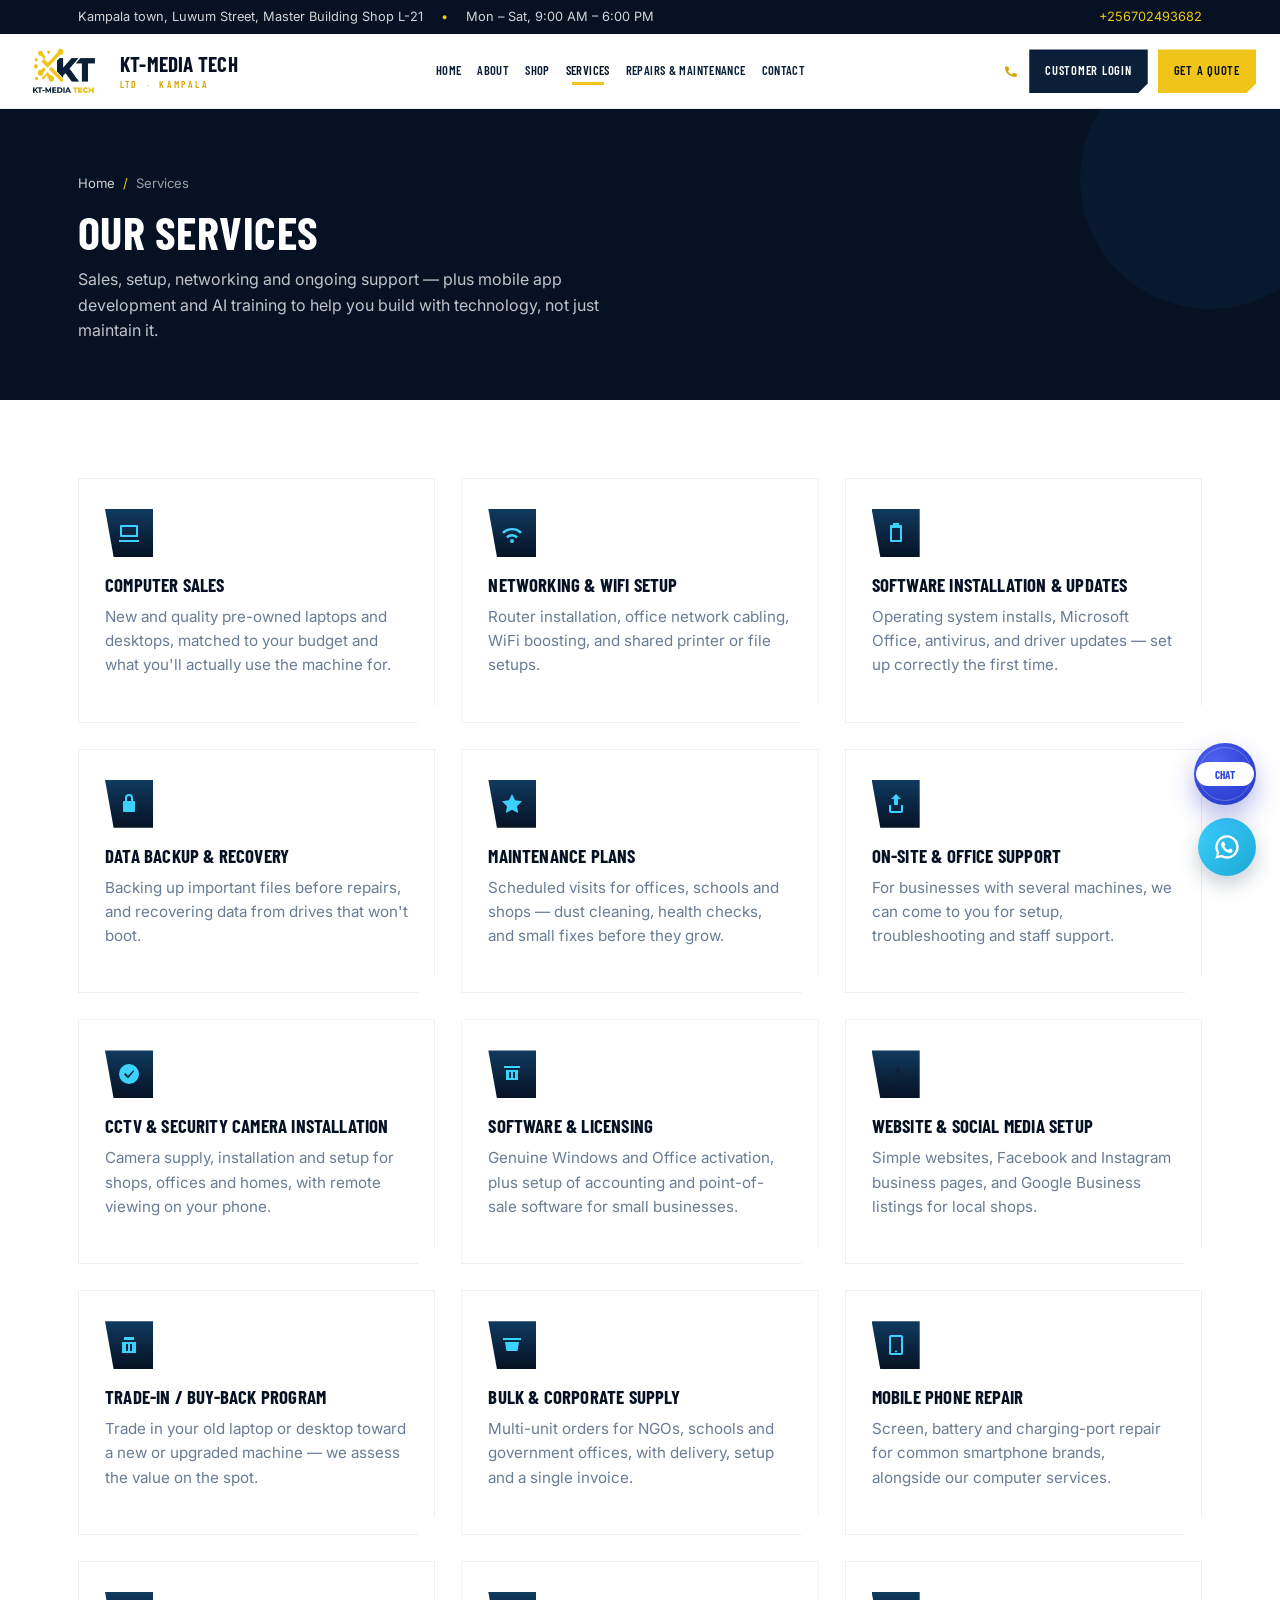
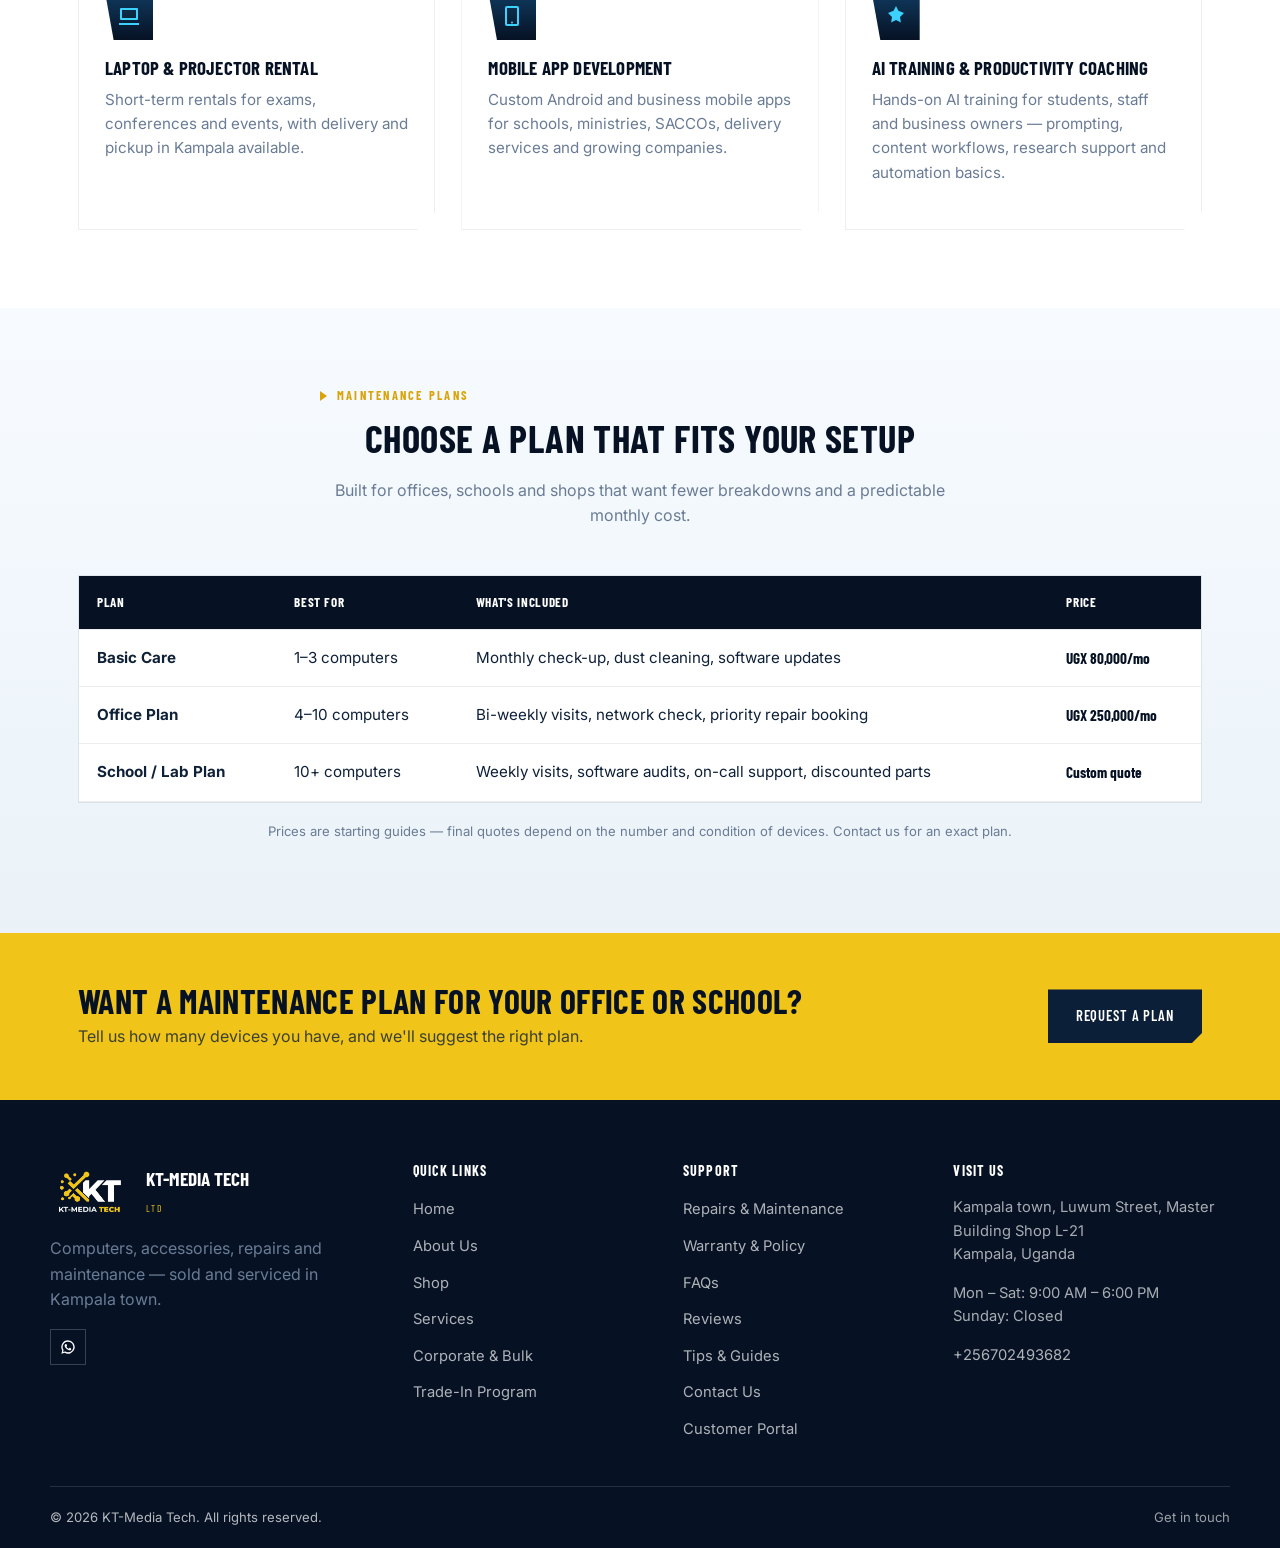
<file: pages/services.html>
<!DOCTYPE html>
<html lang="en">
<head>
<meta charset="UTF-8">
<meta name="viewport" content="width=device-width, initial-scale=1.0">
<meta name="language" content="English">
<meta name="author" content="KT-Media Tech Ltd">
<meta name="robots" content="index, follow">
<meta name="theme-color" content="#0b1f38">
<title>Services — KT-Media Tech</title>
<meta name="description" content="Computer sales, IT support, networking, and maintenance plans from KT-Media Tech in Kampala town, Luwum Street, Master Building Shop L-21.">
<meta name="keywords" content="IT services Kampala, computer support Uganda, networking services, computer maintenance, CCTV installation, business solutions, mobile app development, AI training">
<link rel="canonical" href="https://kt-media-tech.com/pages/services.html">
<meta property="og:title" content="Services — KT-Media Tech">
<meta property="og:description" content="Computer sales, IT support, networking, and maintenance plans from KT-Media Tech in Kampala.">
<meta property="og:type" content="website">
<meta property="og:url" content="https://kt-media-tech.com/pages/services.html">
<meta property="og:image" content="https://kt-media-tech.com/assets/logo.png">
<meta name="twitter:card" content="summary_large_image">
<meta name="twitter:title" content="Services — KT-Media Tech">
<meta name="twitter:description" content="Computer sales, IT support, networking, and maintenance plans from KT-Media Tech.">
<meta name="twitter:image" content="https://kt-media-tech.com/assets/logo.png">
<link rel="icon" href="../assets/logo.png">
<link rel="preconnect" href="https://fonts.googleapis.com">
<link href="https://fonts.googleapis.com/css2?family=Barlow+Condensed:wght@500;600;700;800&family=Inter:wght@400;500;600;700&display=swap" rel="stylesheet">
<link rel="stylesheet" href="../assets/style.css">
</head>
<body>

<div class="topbar">
  <div class="container">
    <div class="seg">
      <span>Kampala town, Luwum Street, Master Building Shop L-21</span>
      <span class="dot">•</span>
      <span>Mon – Sat, 9:00 AM – 6:00 PM</span>
    </div>
    <div class="seg"><a href="tel:+256702493682">+256702493682</a></div>
  </div>
</div>

<header class="site-header">
  <div class="header-inner">
    <a href="../index.html" class="brand">
      <img src="../assets/logo.png" alt="KT-Media Tech logo">
      <span class="brand-text">
        <span class="t1">KT-MEDIA TECH</span><br>
        <span class="t2">LTD &nbsp;·&nbsp; KAMPALA</span>
      </span>
    </a>
    <nav class="main-nav">
      <a href="../index.html">Home</a>
      <a href="about.html">About</a>
      <a href="shop.html">Shop</a>
      <a href="services.html" class="active">Services</a>
      <a href="repairs.html">Repairs &amp; Maintenance</a>
      <a href="contact.html">Contact</a>
    </nav>
    <div class="header-cta">
      <span class="header-phone">
        <svg viewBox="0 0 24 24"><path d="M6.6 10.8c1.4 2.7 3.7 5 6.4 6.4l2.1-2.1c.3-.3.7-.4 1-.2 1.1.4 2.3.7 3.6.7.6 0 1 .4 1 1v3.4c0 .6-.4 1-1 1C9.6 21 3 14.4 3 6.3c0-.6.4-1 1-1h3.5c.6 0 1 .4 1 1 0 1.3.2 2.5.7 3.6.1.4 0 .8-.3 1.1l-2.3 2.1z"/></svg>
        <span class="label">+256702493682</span>
      </span>
      <a href="login.html" class="btn btn-navy">Customer Login</a>
      <a href="contact.html" class="btn btn-gold">Get a Quote</a>
    </div>
    <button class="nav-toggle" aria-label="Toggle menu"><span></span><span></span><span></span></button>
  </div>
</header>

<section class="page-hero">
  <div class="container">
    <div class="breadcrumb"><a href="../index.html">Home</a><span class="sep">/</span><span>Services</span></div>
    <h1>Our Services</h1>
    <p>Sales, setup, networking and ongoing support — plus mobile app development and AI training to help you build with technology, not just maintain it.</p>
  </div>
</section>

<section>
  <div class="container">
    <div class="grid grid-3">
      <div class="card">
        <div class="icon"><svg viewBox="0 0 24 24"><path d="M4 4h16v11H4z" opacity="0"/><path d="M3 5a1 1 0 011-1h16a1 1 0 011 1v10a1 1 0 01-1 1H4a1 1 0 01-1-1V5zm2 1v8h14V6H5zm-3 13h20v2H2z"/></svg></div>
        <h3>Computer Sales</h3>
        <p>New and quality pre-owned laptops and desktops, matched to your budget and what you'll actually use the machine for.</p>
      </div>
      <div class="card">
        <div class="icon"><svg viewBox="0 0 24 24"><path d="M12 18a2 2 0 110 4 2 2 0 010-4zm0-5a8 8 0 016 2.6l-2 1.8a5 5 0 00-8 0l-2-1.8A8 8 0 0112 13zm0-6a14 14 0 0110 3.9l-2 1.9a11 11 0 00-16 0l-2-1.9A14 14 0 0112 7z"/></svg></div>
        <h3>Networking &amp; WiFi Setup</h3>
        <p>Router installation, office network cabling, WiFi boosting, and shared printer or file setups.</p>
      </div>
      <div class="card">
        <div class="icon"><svg viewBox="0 0 24 24"><path d="M9 2h6v2h2a1 1 0 011 1v15a1 1 0 01-1 1H7a1 1 0 01-1-1V5a1 1 0 011-1h2V2zm-1 5v12h8V7H8z"/></svg></div>
        <h3>Software Installation &amp; Updates</h3>
        <p>Operating system installs, Microsoft Office, antivirus, and driver updates — set up correctly the first time.</p>
      </div>
      <div class="card">
        <div class="icon"><svg viewBox="0 0 24 24"><path d="M12 2a4 4 0 014 4v3h1a1 1 0 011 1v9a1 1 0 01-1 1H7a1 1 0 01-1-1v-9a1 1 0 011-1h1V6a4 4 0 014-4zm0 2a2 2 0 00-2 2v3h4V6a2 2 0 00-2-2z"/></svg></div>
        <h3>Data Backup &amp; Recovery</h3>
        <p>Backing up important files before repairs, and recovering data from drives that won't boot.</p>
      </div>
      <div class="card">
        <div class="icon"><svg viewBox="0 0 24 24"><path d="M12 2l3.1 6.3L22 9.3l-5 4.9 1.2 6.8L12 17.8l-6.2 3.2L7 14.2l-5-4.9 6.9-1z"/></svg></div>
        <h3>Maintenance Plans</h3>
        <p>Scheduled visits for offices, schools and shops — dust cleaning, health checks, and small fixes before they grow.</p>
      </div>
      <div class="card">
        <div class="icon"><svg viewBox="0 0 24 24"><path d="M19 13v6a2 2 0 01-2 2H7a2 2 0 01-2-2v-6h2v6h10v-6h2zM12 2l5 5h-3v6h-4V7H7z"/></svg></div>
        <h3>On-Site &amp; Office Support</h3>
        <p>For businesses with several machines, we can come to you for setup, troubleshooting and staff support.</p>
      </div>
      <div class="card">
        <div class="icon"><svg viewBox="0 0 24 24"><path d="M12 2a10 10 0 100 20 10 10 0 000-20zm-1 14.5l-4-4 1.4-1.4 2.6 2.6 5.6-5.6L17 9.5z"/></svg></div>
        <h3>CCTV &amp; Security Camera Installation</h3>
        <p>Camera supply, installation and setup for shops, offices and homes, with remote viewing on your phone.</p>
      </div>
      <div class="card">
        <div class="icon"><svg viewBox="0 0 24 24"><path d="M4 4h16v2H4zm2 4h12v10H6zm3 2v6h2v-6zm4 0v6h2v-6z"/></svg></div>
        <h3>Software &amp; Licensing</h3>
        <p>Genuine Windows and Office activation, plus setup of accounting and point-of-sale software for small businesses.</p>
      </div>
      <div class="card">
        <div class="icon"><svg viewBox="0 0 24 24"><path d="M3 13h4l3 7 4-14 3 7h4" fill="none" stroke="currentColor" stroke-width="2"/></svg></div>
        <h3>Website &amp; Social Media Setup</h3>
        <p>Simple websites, Facebook and Instagram business pages, and Google Business listings for local shops.</p>
      </div>
      <div class="card">
        <div class="icon"><svg viewBox="0 0 24 24"><path d="M7 4h10v3H7zM5 9h14v11H5zm4 2v7h2v-7zm4 0v7h2v-7z"/></svg></div>
        <h3>Trade-In / Buy-Back Program</h3>
        <p>Trade in your old laptop or desktop toward a new or upgraded machine — we assess the value on the spot.</p>
      </div>
      <div class="card">
        <div class="icon"><svg viewBox="0 0 24 24"><path d="M3 5h18v2H3zm2 4h14l-1.5 9h-11z"/></svg></div>
        <h3>Bulk &amp; Corporate Supply</h3>
        <p>Multi-unit orders for NGOs, schools and government offices, with delivery, setup and a single invoice.</p>
      </div>
      <div class="card">
        <div class="icon"><svg viewBox="0 0 24 24"><path d="M7 2h10a2 2 0 012 2v16a2 2 0 01-2 2H7a2 2 0 01-2-2V4a2 2 0 012-2zm0 2v16h10V4H7zm5 13.5a1 1 0 110 2 1 1 0 010-2z"/></svg></div>
        <h3>Mobile Phone Repair</h3>
        <p>Screen, battery and charging-port repair for common smartphone brands, alongside our computer services.</p>
      </div>
      <div class="card">
        <div class="icon"><svg viewBox="0 0 24 24"><path d="M4 4h16v11H4z" opacity="0"/><path d="M3 5a1 1 0 011-1h16a1 1 0 011 1v10a1 1 0 01-1 1H4a1 1 0 01-1-1V5zm2 1v8h14V6H5zm-3 13h20v2H2z"/></svg></div>
        <h3>Laptop &amp; Projector Rental</h3>
        <p>Short-term rentals for exams, conferences and events, with delivery and pickup in Kampala available.</p>
      </div>
    
      <div class="card">
        <div class="icon"><svg viewBox="0 0 24 24"><path d="M7 2h10a2 2 0 012 2v16a2 2 0 01-2 2H7a2 2 0 01-2-2V4a2 2 0 012-2zm0 2v16h10V4H7zm5 13.5a1 1 0 110 2 1 1 0 010-2z"/></svg></div>
        <h3>Mobile App Development</h3>
        <p>Custom Android and business mobile apps for schools, ministries, SACCOs, delivery services and growing companies.</p>
      </div>
      <div class="card">
        <div class="icon"><svg viewBox="0 0 24 24"><path d="M12 2l2.4 4.8L20 9l-4 3.9.9 5.5L12 16l-4.9 2.4.9-5.5L4 9l5.6-2.2L12 2z"/></svg></div>
        <h3>AI Training &amp; Productivity Coaching</h3>
        <p>Hands-on AI training for students, staff and business owners — prompting, content workflows, research support and automation basics.</p>
      </div>
    </div>
  </div>
</section>

<section class="section-mist">
  <div class="container">
    <div class="section-head center">
      <div class="eyebrow">Maintenance plans</div>
      <h2>Choose a plan that fits your setup</h2>
      <p>Built for offices, schools and shops that want fewer breakdowns and a predictable monthly cost.</p>
    </div>
    <div class="table-wrap">
      <table class="price-table">
        <thead>
          <tr>
            <th>Plan</th>
            <th>Best for</th>
            <th>What's included</th>
            <th>Price</th>
          </tr>
        </thead>
        <tbody>
          <tr>
            <td><strong>Basic Care</strong></td>
            <td>1–3 computers</td>
            <td>Monthly check-up, dust cleaning, software updates</td>
            <td class="amount">UGX 80,000/mo</td>
          </tr>
          <tr>
            <td><strong>Office Plan</strong></td>
            <td>4–10 computers</td>
            <td>Bi-weekly visits, network check, priority repair booking</td>
            <td class="amount">UGX 250,000/mo</td>
          </tr>
          <tr>
            <td><strong>School / Lab Plan</strong></td>
            <td>10+ computers</td>
            <td>Weekly visits, software audits, on-call support, discounted parts</td>
            <td class="amount">Custom quote</td>
          </tr>
        </tbody>
      </table>
    </div>
    <p class="form-note text-center" style="margin-top:18px;">Prices are starting guides — final quotes depend on the number and condition of devices. Contact us for an exact plan.</p>
  </div>
</section>

<section class="cta-banner">
  <div class="container cta-banner-inner">
    <div>
      <h2>Want a maintenance plan for your office or school?</h2>
      <p>Tell us how many devices you have, and we'll suggest the right plan.</p>
    </div>
    <a href="contact.html" class="btn btn-navy">Request a Plan</a>
  </div>
</section>

<footer class="site-footer">
  <div class="container footer-top">
    <div>
      <div class="footer-brand">
        <img src="../assets/kt-media-logo-bright.png" alt="KT-Media Tech logo">
        <span><span class="t1">KT-MEDIA TECH</span><br><span class="t2">LTD</span></span>
      </div>
      <p>Computers, accessories, repairs and maintenance — sold and serviced in Kampala town.</p>
      <div class="footer-social">
        <a href="#" aria-label="Facebook"><svg viewBox="0 0 24 24"><path d="M22 12a10 10 0 10-11.6 9.9v-7H7.9V12h2.5v-1.9c0-2.5 1.5-3.9 3.7-3.9 1.1 0 2.2.2 2.2.2v2.5h-1.3c-1.2 0-1.6.8-1.6 1.6V12h2.8l-.4 2.9h-2.4v7A10 10 0 0022 12z"/></svg></a>
        <a href="#" aria-label="Instagram"><svg viewBox="0 0 24 24"><path d="M12 2.2c3.2 0 3.6 0 4.8.1 1.2.1 2 .2 2.6.5.7.3 1.2.6 1.7 1.1.5.5.9 1 1.1 1.7.3.6.4 1.4.5 2.6.1 1.2.1 1.6.1 4.8s0 3.6-.1 4.8c-.1 1.2-.2 2-.5 2.6-.3.7-.6 1.2-1.1 1.7-.5.5-1 .9-1.7 1.1-.6.3-1.4.4-2.6.5-1.2.1-1.6.1-4.8.1s-3.6 0-4.8-.1c-1.2-.1-2-.2-2.6-.5-.7-.3-1.2-.6-1.7-1.1-.5-.5-.9-1-1.1-1.7-.3-.6-.4-1.4-.5-2.6C2 15.6 2 15.2 2 12s0-3.6.1-4.8c.1-1.2.2-2 .5-2.6.3-.7.6-1.2 1.1-1.7.5-.5 1-.9 1.7-1.1.6-.3 1.4-.4 2.6-.5C9.4 2.2 9.8 2.2 12 2.2zm0 1.8c-3.1 0-3.5 0-4.7.1-1 0-1.6.2-2 .3-.5.2-.8.4-1.2.8-.4.4-.6.7-.8 1.2-.1.4-.3 1-.3 2C3 9.5 3 9.9 3 13s0 3.5.1 4.7c0 1 .2 1.6.3 2 .2.5.4.8.8 1.2.4.4.7.6 1.2.8.4.1 1 .3 2 .3 1.2.1 1.6.1 4.7.1s3.5 0 4.7-.1c1 0 1.6-.2 2-.3.5-.2.8-.4 1.2-.8.4-.4.6-.7.8-1.2.1-.4.3-1 .3-2 .1-1.2.1-1.6.1-4.7s0-3.5-.1-4.7c0-1-.2-1.6-.3-2-.2-.5-.4-.8-.8-1.2-.4-.4-.7-.6-1.2-.8-.4-.1-1-.3-2-.3-1.2-.1-1.6-.1-4.7-.1zM12 7a5 5 0 110 10 5 5 0 010-10zm0 1.8a3.2 3.2 0 100 6.4 3.2 3.2 0 000-6.4zm5.4-3a1.2 1.2 0 110 2.4 1.2 1.2 0 010-2.4z"/></svg></a>
        <a href="https://wa.me/256702493682" aria-label="WhatsApp"><svg viewBox="0 0 24 24"><path d="M12 2a10 10 0 00-8.6 15.1L2 22l5.1-1.3A10 10 0 1012 2zm0 18a8 8 0 01-4.1-1.1l-.3-.2-3 .8.8-2.9-.2-.3A8 8 0 1112 20zm4.4-5.9c-.2-.1-1.4-.7-1.6-.8-.2-.1-.4-.1-.5.1-.2.2-.6.8-.8 1-.1.2-.3.2-.5.1-1.5-.6-2.5-1.5-3.3-2.9-.1-.2-.1-.4.1-.5.2-.2.4-.4.6-.6.2-.2.2-.4.1-.6-.1-.2-.6-1.5-.8-2-.2-.5-.4-.4-.6-.4h-.5c-.2 0-.5.1-.7.3-.2.2-.9.9-.9 2.2s.9 2.6 1.1 2.8c.1.2 1.7 2.7 4.3 3.7 2 .8 2.4.6 2.8.5.4 0 1.2-.5 1.4-1 .2-.5.2-.9.1-1z"/></svg></a>
      </div>
    </div>
    <div class="footer-col">
      <h4>Quick Links</h4>
      <ul>
        <li><a href="../index.html">Home</a></li>
        <li><a href="about.html">About Us</a></li>
        <li><a href="shop.html">Shop</a></li>
        <li><a href="services.html">Services</a></li>
        <li><a href="corporate.html">Corporate &amp; Bulk</a></li>
        <li><a href="trade-in.html">Trade-In Program</a></li>
      </ul>
    </div>
    <div class="footer-col">
      <h4>Support</h4>
      <ul>
        <li><a href="repairs.html">Repairs &amp; Maintenance</a></li>
        <li><a href="warranty.html">Warranty &amp; Policy</a></li>
        <li><a href="faq.html">FAQs</a></li>
        <li><a href="testimonials.html">Reviews</a></li>
        <li><a href="blog.html">Tips &amp; Guides</a></li>
        <li><a href="contact.html">Contact Us</a></li>
        <li><a href="login.html">Customer Portal</a></li>
      </ul>
    </div>
    <div class="footer-col">
      <h4>Visit Us</h4>
      <p>Kampala town, Luwum Street, Master Building Shop L-21<br>Kampala, Uganda</p>
      <p>Mon – Sat: 9:00 AM – 6:00 PM<br>Sunday: Closed</p>
      <p><a href="tel:+256702493682">+256702493682</a></p>
    </div>
  </div>
  <div class="container footer-bottom">
    <span>&copy; <span data-year></span> KT-Media Tech. All rights reserved.</span>
    <span><a href="contact.html">Get in touch</a></span>
  </div>
</footer>

<a href="https://wa.me/256702493682" class="float-whatsapp" aria-label="Chat on WhatsApp" target="_blank" rel="noopener">
  <svg viewBox="0 0 24 24"><path d="M12 2a10 10 0 00-8.6 15.1L2 22l5.1-1.3A10 10 0 1012 2zm0 18a8 8 0 01-4.1-1.1l-.3-.2-3 .8.8-2.9-.2-.3A8 8 0 1112 20zm4.4-5.9c-.2-.1-1.4-.7-1.6-.8-.2-.1-.4-.1-.5.1-.2.2-.6.8-.8 1-.1.2-.3.2-.5.1-1.5-.6-2.5-1.5-3.3-2.9-.1-.2-.1-.4.1-.5.2-.2.4-.4.6-.6.2-.2.2-.4.1-.6-.1-.2-.6-1.5-.8-2-.2-.5-.4-.4-.6-.4h-.5c-.2 0-.5.1-.7.3-.2.2-.9.9-.9 2.2s.9 2.6 1.1 2.8c.1.2 1.7 2.7 4.3 3.7 2 .8 2.4.6 2.8.5.4 0 1.2-.5 1.4-1 .2-.5.2-.9.1-1z"/></svg>
</a>

<script src="../assets/site-config.js"></script>
<script src="../assets/main.js"></script>
</body>
</html>
</file>
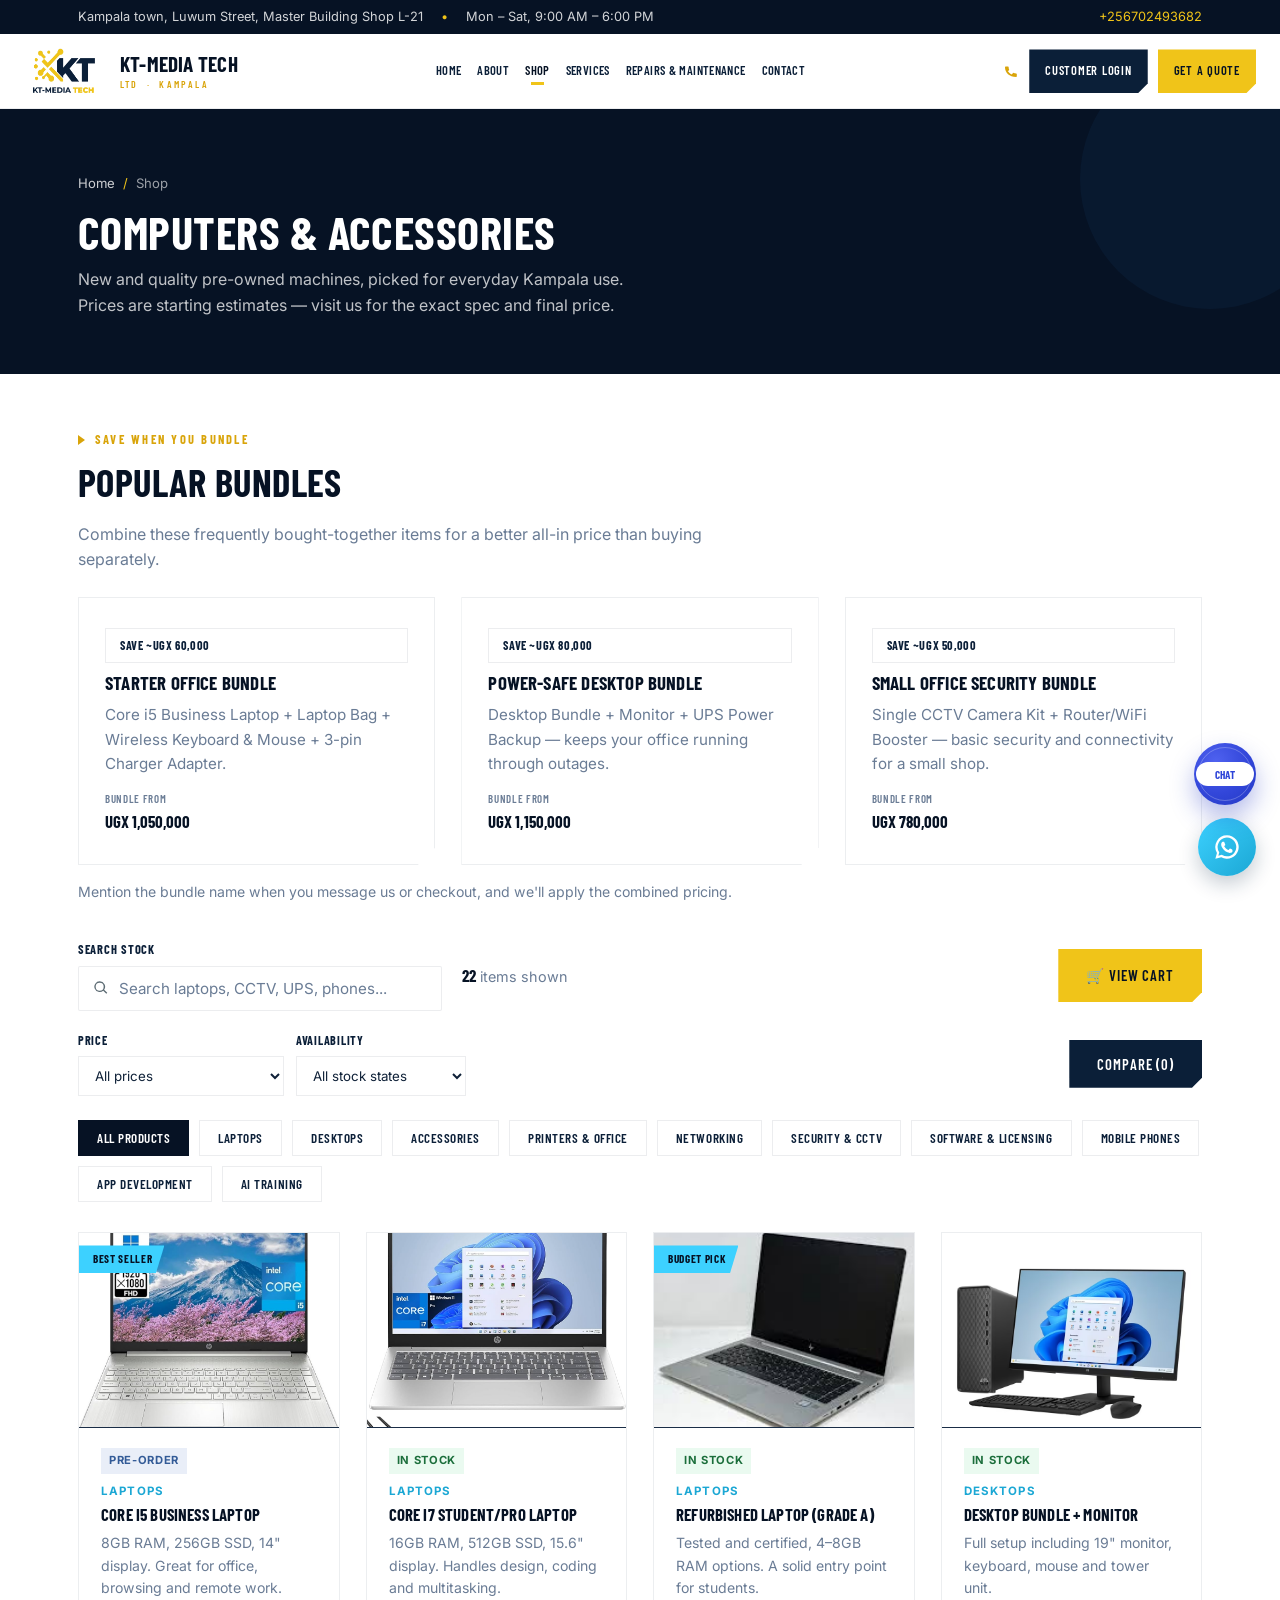
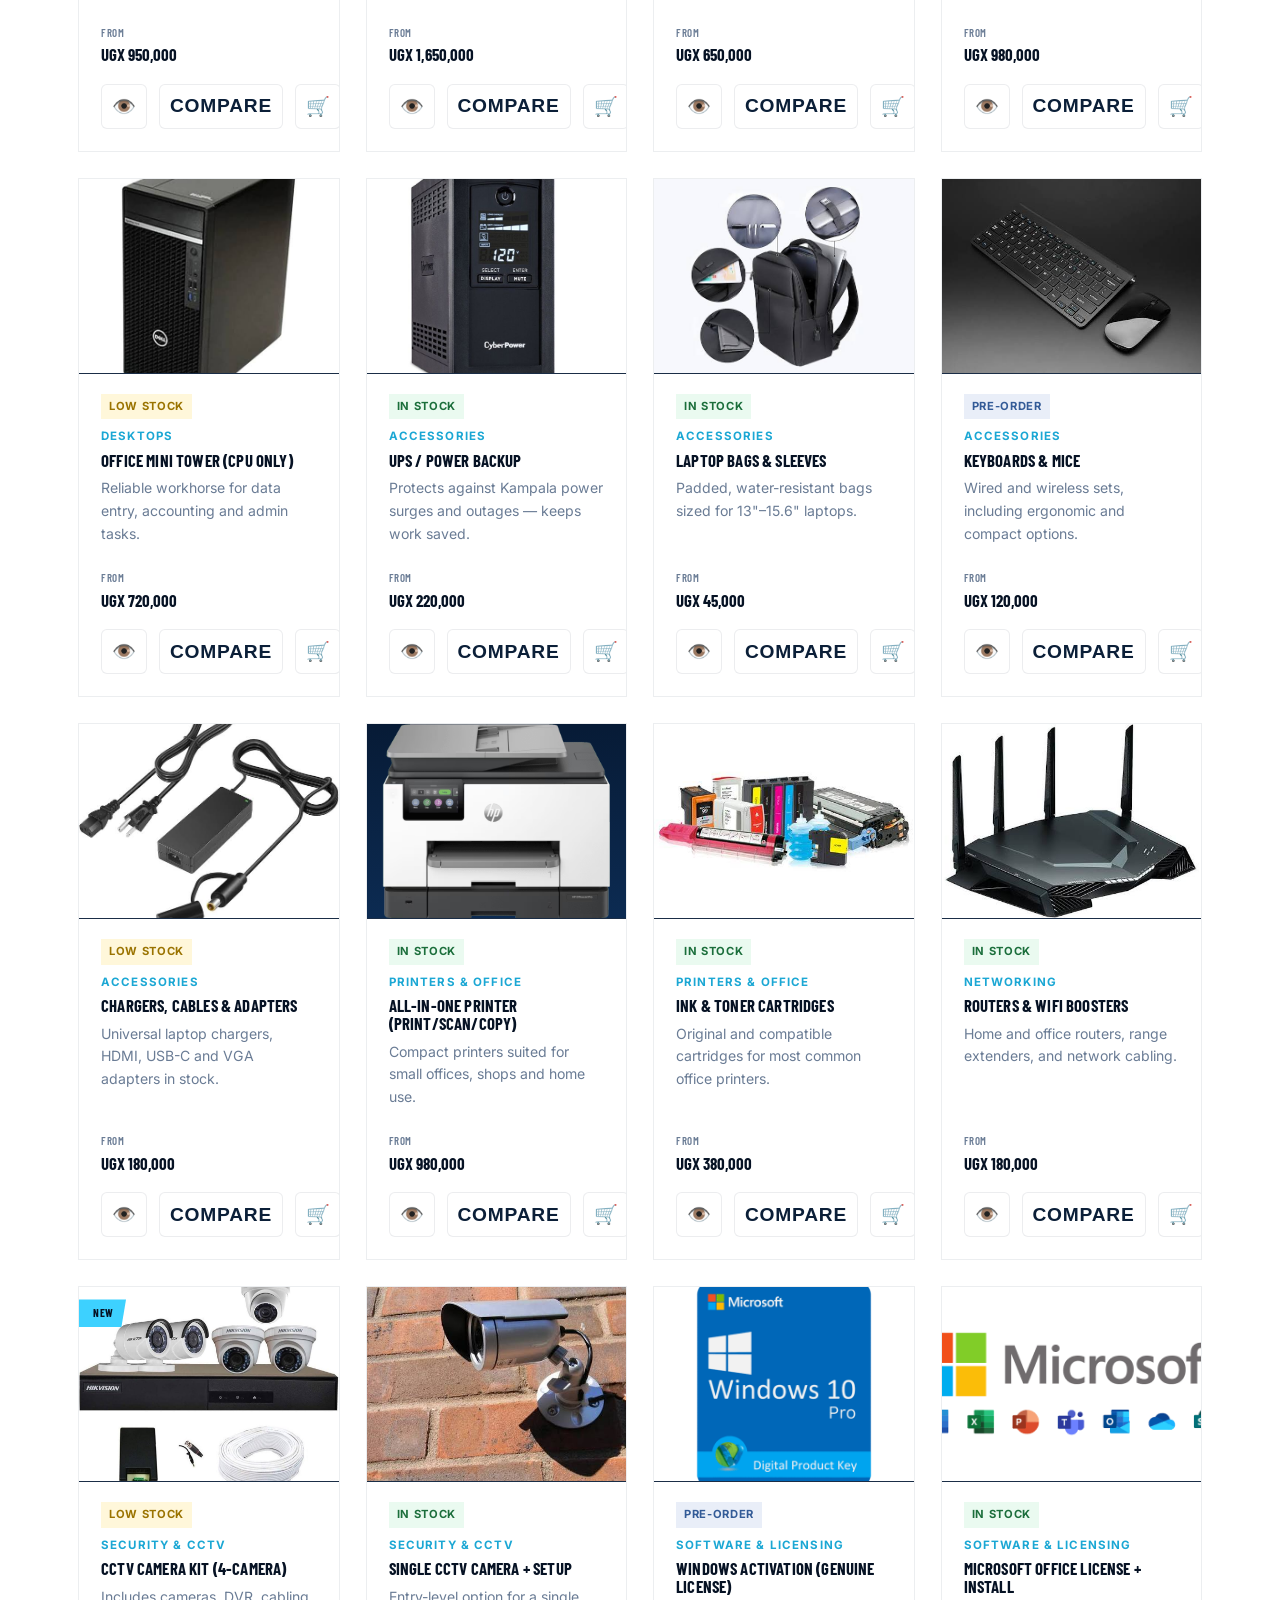
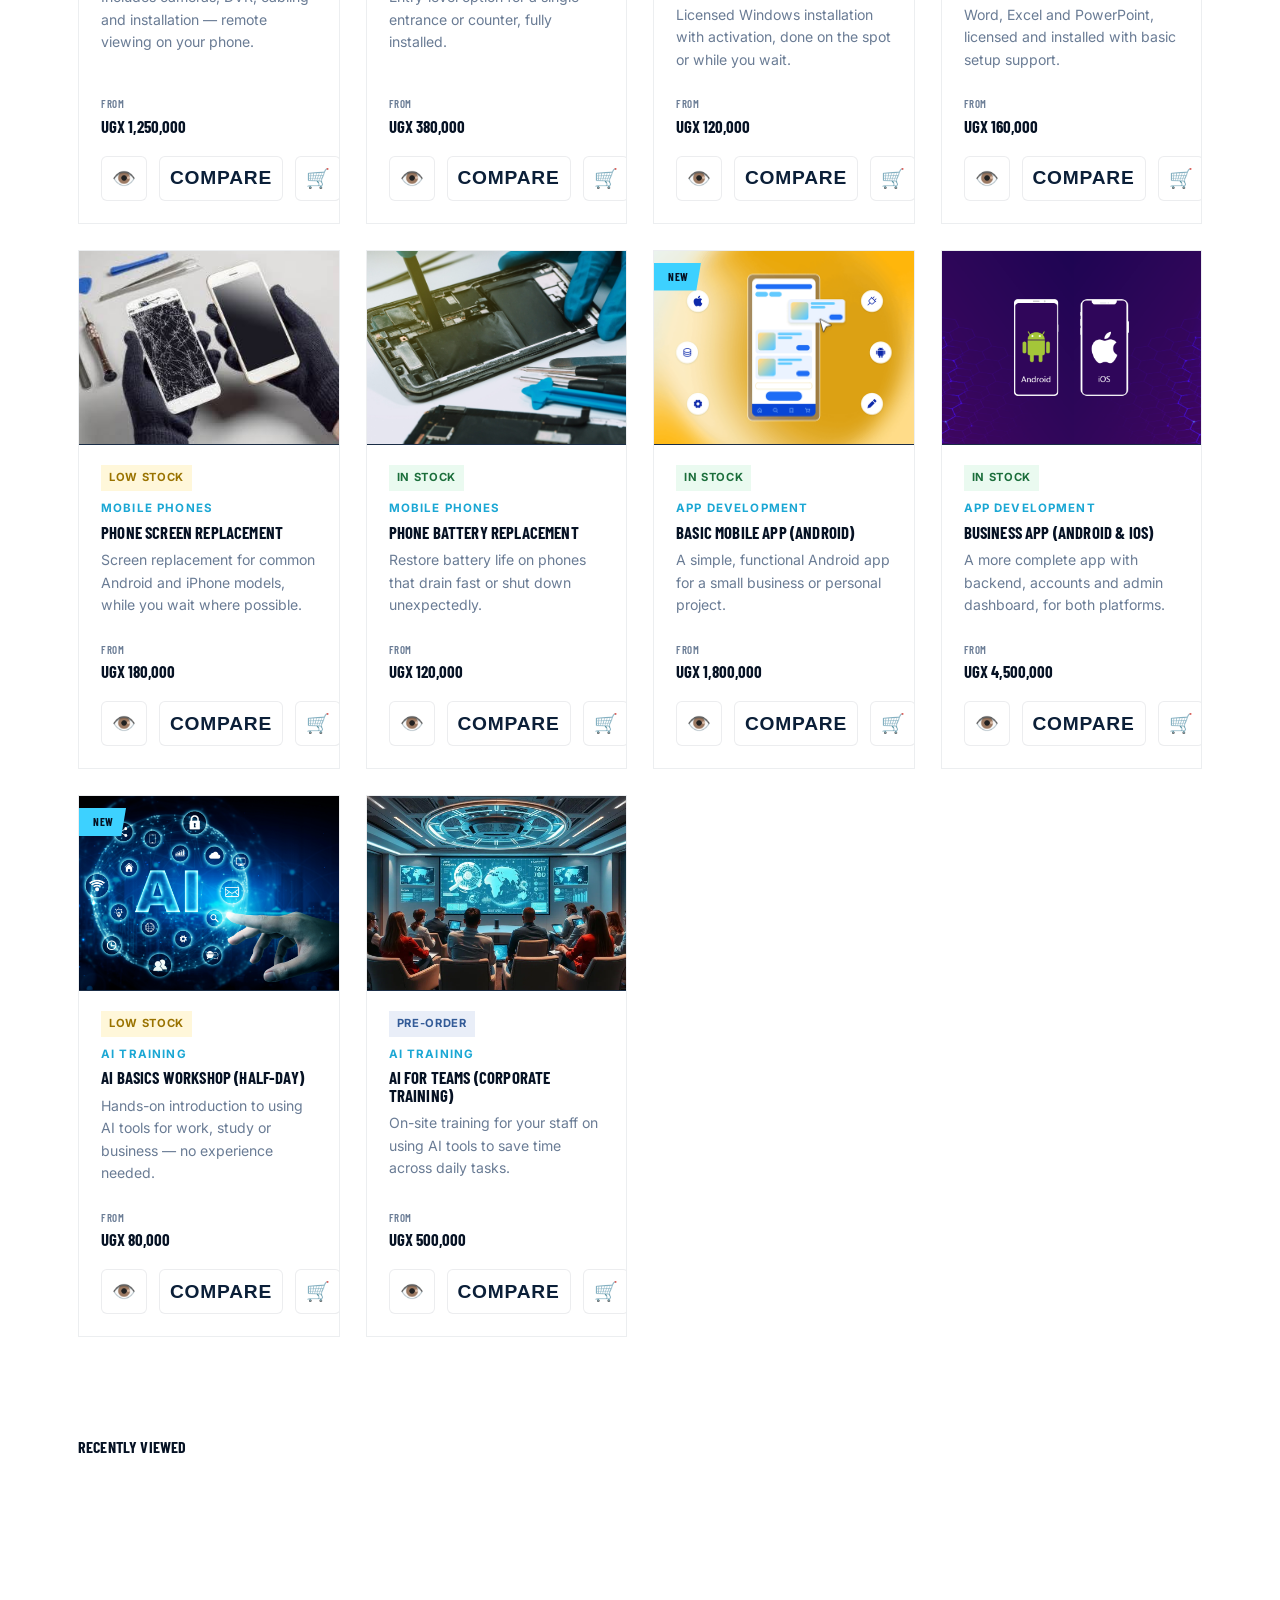
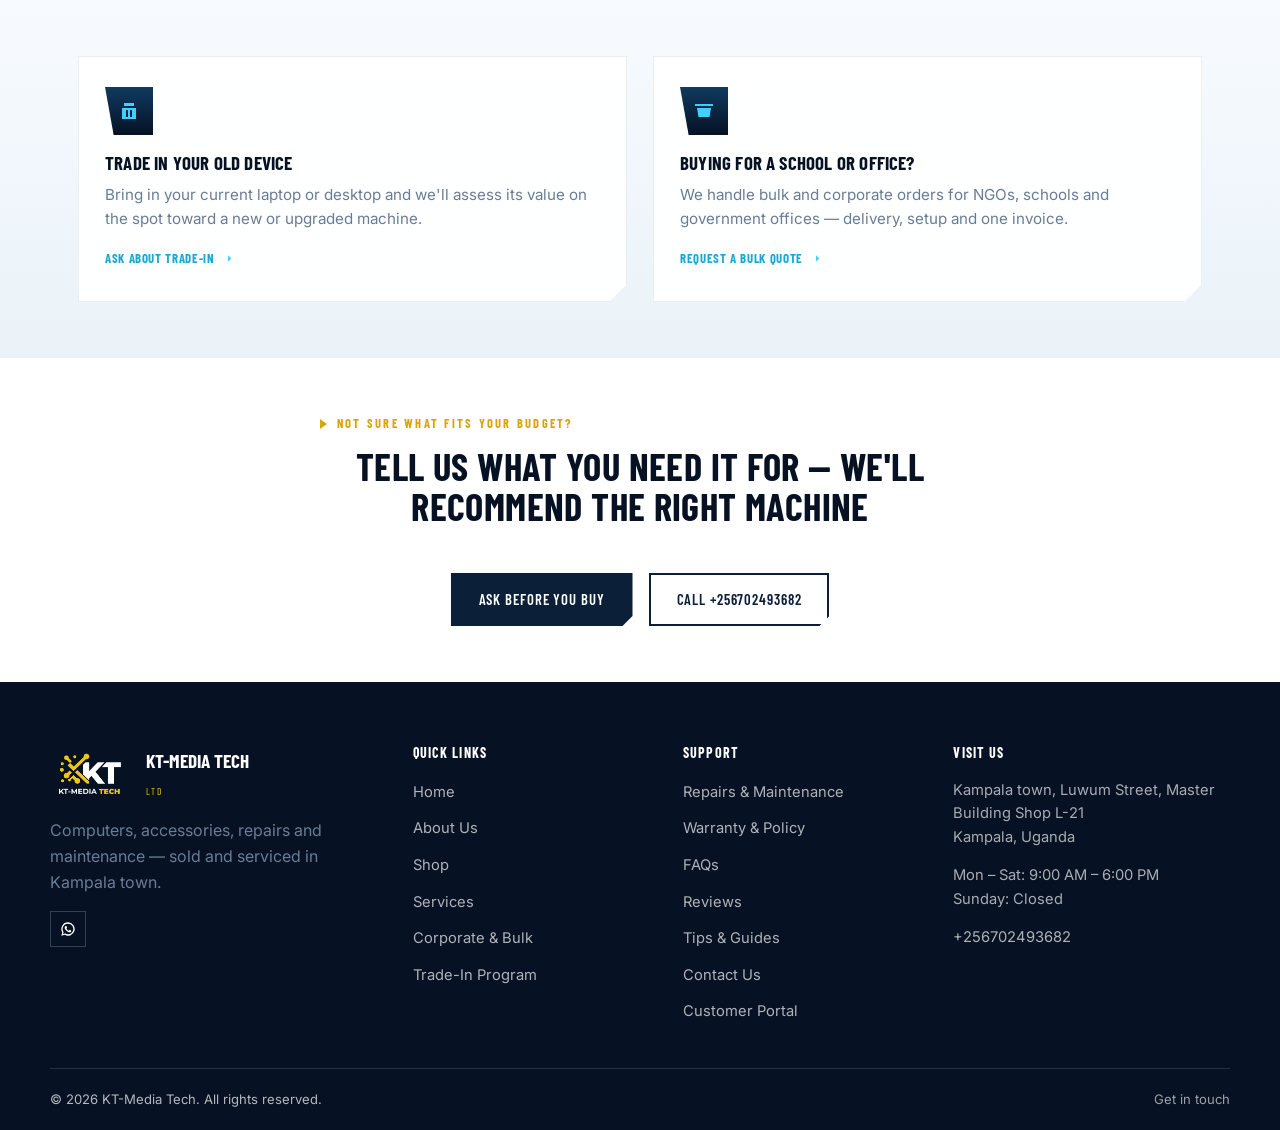
<file: pages/shop.html>
<!DOCTYPE html>
<html lang="en">
<head>
<meta charset="UTF-8">
<meta name="viewport" content="width=device-width, initial-scale=1.0">
<meta name="language" content="English">
<meta name="author" content="KT-Media Tech Ltd">
<meta name="robots" content="index, follow">
<meta name="theme-color" content="#0b1f38">
<title>Shop — Computers &amp; Accessories | KT-Media Tech</title>
<meta name="description" content="Browse laptops, desktops, monitors, printers and accessories at KT-Media Tech, Kampala town, Luwum Street, Master Building Shop L-21.">
<meta name="keywords" content="buy laptops Kampala, computer shop Kampala, laptop price Uganda, desktop computers, printers Kampala, computer accessories, UPS backup, CCTV cameras, mobile phones">
<link rel="canonical" href="https://kt-media-tech.com/pages/shop.html">
<meta property="og:title" content="Shop — Computers &amp; Accessories | KT-Media Tech">
<meta property="og:description" content="Browse laptops, desktops, monitors, printers and accessories at KT-Media Tech Kampala.">
<meta property="og:type" content="website">
<meta property="og:url" content="https://kt-media-tech.com/pages/shop.html">
<meta property="og:image" content="https://kt-media-tech.com/assets/logo.png">
<meta name="twitter:card" content="summary_large_image">
<meta name="twitter:title" content="Shop — Computers &amp; Accessories | KT-Media Tech">
<meta name="twitter:description" content="Browse laptops, desktops, monitors, printers and accessories at KT-Media Tech Kampala.">
<meta name="twitter:image" content="https://kt-media-tech.com/assets/logo.png">
<link rel="manifest" href="../site.webmanifest">
<link rel="icon" href="../assets/logo.png">
<link rel="preconnect" href="https://fonts.googleapis.com">
<link href="https://fonts.googleapis.com/css2?family=Barlow+Condensed:wght@500;600;700;800&family=Inter:wght@400;500;600;700&display=swap" rel="stylesheet">
<link rel="stylesheet" href="../assets/style.css">
<script type="application/ld+json">
{
  "@context": "https://schema.org",
  "@type": "ItemList",
  "name": "KT-Media Tech Shop Catalog",
  "url": "https://kt-media-tech.com/pages/shop.html",
  "itemListElement": [
    {"@type":"Product","name":"Core i5 Business Laptop","offers":{"@type":"Offer","priceCurrency":"UGX","price":"950000","availability":"https://schema.org/InStock"}},
    {"@type":"Product","name":"Core i7 Student/Pro Laptop","offers":{"@type":"Offer","priceCurrency":"UGX","price":"1650000","availability":"https://schema.org/InStock"}},
    {"@type":"Product","name":"CCTV Camera Kit (4-Camera)","offers":{"@type":"Offer","priceCurrency":"UGX","price":"1250000","availability":"https://schema.org/InStock"}},
    {"@type":"Product","name":"Business App (Android & iOS)","offers":{"@type":"Offer","priceCurrency":"UGX","price":"4500000","availability":"https://schema.org/PreOrder"}}
  ]
}
</script>
</head>
<body>

<div class="topbar">
  <div class="container">
    <div class="seg">
      <span>Kampala town, Luwum Street, Master Building Shop L-21</span>
      <span class="dot">•</span>
      <span>Mon – Sat, 9:00 AM – 6:00 PM</span>
    </div>
    <div class="seg"><a href="tel:+256702493682">+256702493682</a></div>
  </div>
</div>

<header class="site-header">
  <div class="header-inner">
    <a href="../index.html" class="brand">
      <img src="../assets/logo.png" alt="KT-Media Tech logo">
      <span class="brand-text">
        <span class="t1">KT-MEDIA TECH</span><br>
        <span class="t2">LTD &nbsp;·&nbsp; KAMPALA</span>
      </span>
    </a>
    <nav class="main-nav">
      <a href="../index.html">Home</a>
      <a href="about.html">About</a>
      <a href="shop.html" class="active">Shop</a>
      <a href="services.html">Services</a>
      <a href="repairs.html">Repairs &amp; Maintenance</a>
      <a href="contact.html">Contact</a>
    </nav>
    <div class="header-cta">
      <span class="header-phone">
        <svg viewBox="0 0 24 24"><path d="M6.6 10.8c1.4 2.7 3.7 5 6.4 6.4l2.1-2.1c.3-.3.7-.4 1-.2 1.1.4 2.3.7 3.6.7.6 0 1 .4 1 1v3.4c0 .6-.4 1-1 1C9.6 21 3 14.4 3 6.3c0-.6.4-1 1-1h3.5c.6 0 1 .4 1 1 0 1.3.2 2.5.7 3.6.1.4 0 .8-.3 1.1l-2.3 2.1z"/></svg>
        <span class="label">+256702493682</span>
      </span>
      <a href="login.html" class="btn btn-navy">Customer Login</a>
      <a href="contact.html" class="btn btn-gold">Get a Quote</a>
    </div>
    <button class="nav-toggle" aria-label="Toggle menu"><span></span><span></span><span></span></button>
  </div>
</header>

<section class="page-hero">
  <div class="container">
    <div class="breadcrumb"><a href="../index.html">Home</a><span class="sep">/</span><span>Shop</span></div>
    <h1>Computers &amp; Accessories</h1>
    <p>New and quality pre-owned machines, picked for everyday Kampala use. Prices are starting estimates — visit us for the exact spec and final price.</p>
  </div>
</section>

<section class="section-tight">
  <div class="container">
    <div class="section-head" style="margin-bottom:24px;">
      <div class="eyebrow">Save when you bundle</div>
      <h2>Popular Bundles</h2>
      <p>Combine these frequently bought-together items for a better all-in price than buying separately.</p>
    </div>
    <div class="grid grid-3" style="margin-bottom:46px;">
      <div class="card">
        <span class="badge" style="margin-bottom:10px;">Save ~UGX 60,000</span>
        <h3>Starter Office Bundle</h3>
        <p>Core i5 Business Laptop + Laptop Bag + Wireless Keyboard &amp; Mouse + 3-pin Charger Adapter.</p>
        <div class="product-foot"><span class="product-price"><span class="from">Bundle from</span>UGX 1,050,000</span></div>
      </div>
      <div class="card">
        <span class="badge" style="margin-bottom:10px;">Save ~UGX 80,000</span>
        <h3>Power-Safe Desktop Bundle</h3>
        <p>Desktop Bundle + Monitor + UPS Power Backup — keeps your office running through outages.</p>
        <div class="product-foot"><span class="product-price"><span class="from">Bundle from</span>UGX 1,150,000</span></div>
      </div>
      <div class="card">
        <span class="badge" style="margin-bottom:10px;">Save ~UGX 50,000</span>
        <h3>Small Office Security Bundle</h3>
        <p>Single CCTV Camera Kit + Router/WiFi Booster — basic security and connectivity for a small shop.</p>
        <div class="product-foot"><span class="product-price"><span class="from">Bundle from</span>UGX 780,000</span></div>
      </div>
    </div>
    <p style="color:var(--grey); font-size:0.88rem; margin-top:-30px; margin-bottom:36px;">Mention the bundle name when you message us or checkout, and we'll apply the combined pricing.</p>

    <div class="shop-toolbar">
      <label class="shop-search" for="product-search">
        <span>Search stock</span>
        <input type="search" id="product-search" placeholder="Search laptops, CCTV, UPS, phones..." autocomplete="off">
      </label>
      <div class="shop-count" aria-live="polite"><strong data-product-count>22</strong> items shown</div>
      <a href="trade-in.html" class="btn btn-outline" style="white-space:nowrap;">Trade-In Your Old Device</a>
      <a href="corporate.html" class="btn btn-outline" style="white-space:nowrap;">Bulk / Corporate Order</a>
      <a href="cart.html" class="btn btn-gold" style="white-space:nowrap;">🛒 View Cart</a>
    </div>

    <div class="tag-list">
      <button class="tag-btn active" data-filter="all">All Products</button>
      <button class="tag-btn" data-filter="laptops">Laptops</button>
      <button class="tag-btn" data-filter="desktops">Desktops</button>
      <button class="tag-btn" data-filter="accessories">Accessories</button>
      <button class="tag-btn" data-filter="printers">Printers &amp; Office</button>
      <button class="tag-btn" data-filter="networking">Networking</button>
      <button class="tag-btn" data-filter="security">Security &amp; CCTV</button>
      <button class="tag-btn" data-filter="software">Software &amp; Licensing</button>
      <button class="tag-btn" data-filter="mobile">Mobile Phones</button>
      <button class="tag-btn" data-filter="apps">App Development</button>
      <button class="tag-btn" data-filter="ai">AI Training</button>
    </div>

    <div class="grid grid-4" id="product-grid">

      <div class="product-card" data-cat="laptops">
        <div class="product-thumb"><span class="product-tag">Best Seller</span>
          <img src="../assets/business_laptop.jpg" alt="Business laptop">
        </div>
        <div class="product-body">
          <span class="product-cat">Laptops</span>
          <h3>Core i5 Business Laptop</h3>
          <p>8GB RAM, 256GB SSD, 14" display. Great for office, browsing and remote work.</p>
          <div class="product-foot"><span class="product-price"><span class="from">From</span>UGX 950,000</span></div>
        </div>
      </div>

      <div class="product-card" data-cat="laptops">
        <div class="product-thumb">
          <img src="../assets/core_i7_student_pro_laptop.jpg" alt="Core i7 student/pro laptop">
        </div>
        <div class="product-body">
          <span class="product-cat">Laptops</span>
          <h3>Core i7 Student/Pro Laptop</h3>
          <p>16GB RAM, 512GB SSD, 15.6" display. Handles design, coding and multitasking.</p>
          <div class="product-foot"><span class="product-price"><span class="from">From</span>UGX 1,650,000</span></div>
        </div>
      </div>

      <div class="product-card" data-cat="laptops">
        <div class="product-thumb"><span class="product-tag">Budget Pick</span>
          <img src="../assets/refurbished_laptop_(grade_a).jpg" alt="Refurbished laptop (Grade A)">
        </div>
        <div class="product-body">
          <span class="product-cat">Laptops</span>
          <h3>Refurbished Laptop (Grade A)</h3>
          <p>Tested and certified, 4–8GB RAM options. A solid entry point for students.</p>
          <div class="product-foot"><span class="product-price"><span class="from">From</span>UGX 650,000</span></div>
        </div>
      </div>

      <div class="product-card" data-cat="desktops">
        <div class="product-thumb">
          <img src="../assets/desktop_bundle_monitor.jpg" alt="Desktop bundle with monitor">
        </div>
        <div class="product-body">
          <span class="product-cat">Desktops</span>
          <h3>Desktop Bundle + Monitor</h3>
          <p>Full setup including 19" monitor, keyboard, mouse and tower unit.</p>
          <div class="product-foot"><span class="product-price"><span class="from">From</span>UGX 980,000</span></div>
        </div>
      </div>

      <div class="product-card" data-cat="desktops">
        <div class="product-thumb">
          <img src="../assets/office_mini_tower_(CPU_only).jpg" alt="Office mini tower (CPU only)">
        </div>
        <div class="product-body">
          <span class="product-cat">Desktops</span>
          <h3>Office Mini Tower (CPU only)</h3>
          <p>Reliable workhorse for data entry, accounting and admin tasks.</p>
          <div class="product-foot"><span class="product-price"><span class="from">From</span>UGX 720,000</span></div>
        </div>
      </div>

      <div class="product-card" data-cat="accessories">
        <div class="product-thumb">
          <img src="../assets/UPS.jpg" alt="UPS power backup">
        </div>
        <div class="product-body">
          <span class="product-cat">Accessories</span>
          <h3>UPS / Power Backup</h3>
          <p>Protects against Kampala power surges and outages — keeps work saved.</p>
          <div class="product-foot"><span class="product-price"><span class="from">From</span>UGX 220,000</span></div>
        </div>
      </div>

      <div class="product-card" data-cat="accessories">
        <div class="product-thumb">
          <img src="../assets/laptop_bags_sleeves.jpg" alt="Laptop bags and sleeves">
        </div>
        <div class="product-body">
          <span class="product-cat">Accessories</span>
          <h3>Laptop Bags &amp; Sleeves</h3>
          <p>Padded, water-resistant bags sized for 13"–15.6" laptops.</p>
          <div class="product-foot"><span class="product-price"><span class="from">From</span>UGX 45,000</span></div>
        </div>
      </div>

      <div class="product-card" data-cat="accessories">
        <div class="product-thumb">
          <img src="../assets/keyboards_mice.jpg" alt="Keyboards and mice">
        </div>
        <div class="product-body">
          <span class="product-cat">Accessories</span>
          <h3>Keyboards &amp; Mice</h3>
          <p>Wired and wireless sets, including ergonomic and compact options.</p>
          <div class="product-foot"><span class="product-price"><span class="from">From</span>UGX 120,000</span></div>
        </div>
      </div>

      <div class="product-card" data-cat="accessories">
        <div class="product-thumb">
          <img src="../assets/chargers_cables_adapters.jpg" alt="Chargers, cables and adapters">
        </div>
        <div class="product-body">
          <span class="product-cat">Accessories</span>
          <h3>Chargers, Cables &amp; Adapters</h3>
          <p>Universal laptop chargers, HDMI, USB-C and VGA adapters in stock.</p>
          <div class="product-foot"><span class="product-price"><span class="from">From</span>UGX 180,000</span></div>
        </div>
      </div>

      <div class="product-card" data-cat="printers">
        <div class="product-thumb">
          <img src="../assets/all_in_One_printer.jpg" alt="All-in-one printer">
        </div>
        <div class="product-body">
          <span class="product-cat">Printers &amp; Office</span>
          <h3>All-in-One Printer (Print/Scan/Copy)</h3>
          <p>Compact printers suited for small offices, shops and home use.</p>
          <div class="product-foot"><span class="product-price"><span class="from">From</span>UGX 980,000</span></div>
        </div>
      </div>

      <div class="product-card" data-cat="printers">
        <div class="product-thumb">
          <img src="../assets/ink_toner_cartridges.jpg" alt="Ink and toner cartridges">
        </div>
        <div class="product-body">
          <span class="product-cat">Printers &amp; Office</span>
          <h3>Ink &amp; Toner Cartridges</h3>
          <p>Original and compatible cartridges for most common office printers.</p>
          <div class="product-foot"><span class="product-price"><span class="from">From</span>UGX 380,000</span></div>
        </div>
      </div>

      <div class="product-card" data-cat="networking">
        <div class="product-thumb">
          <img src="../assets/routers_wifi_boosters.jpg" alt="Routers and WiFi boosters">
        </div>
        <div class="product-body">
          <span class="product-cat">Networking</span>
          <h3>Routers &amp; WiFi Boosters</h3>
          <p>Home and office routers, range extenders, and network cabling.</p>
          <div class="product-foot"><span class="product-price"><span class="from">From</span>UGX 180,000</span></div>
        </div>
      </div>

      <div class="product-card" data-cat="security">
        <div class="product-thumb"><span class="product-tag">New</span>
          <img src="../assets/cctv_camera_kit.jpg" alt="CCTV camera kit">
        </div>
        <div class="product-body">
          <span class="product-cat">Security &amp; CCTV</span>
          <h3>CCTV Camera Kit (4-Camera)</h3>
          <p>Includes cameras, DVR, cabling and installation — remote viewing on your phone.</p>
          <div class="product-foot"><span class="product-price"><span class="from">From</span>UGX 1,250,000</span></div>
        </div>
      </div>

      <div class="product-card" data-cat="security">
        <div class="product-thumb">
          <img src="../assets/single_cctv_camera.jpg" alt="Single CCTV camera">
        </div>
        <div class="product-body">
          <span class="product-cat">Security &amp; CCTV</span>
          <h3>Single CCTV Camera + Setup</h3>
          <p>Entry-level option for a single entrance or counter, fully installed.</p>
          <div class="product-foot"><span class="product-price"><span class="from">From</span>UGX 380,000</span></div>
        </div>
      </div>

      <div class="product-card" data-cat="software">
        <div class="product-thumb">
          <img src="../assets/windows_activation.jpg" alt="Windows activation license">
        </div>
        <div class="product-body">
          <span class="product-cat">Software &amp; Licensing</span>
          <h3>Windows Activation (Genuine License)</h3>
          <p>Licensed Windows installation with activation, done on the spot or while you wait.</p>
          <div class="product-foot"><span class="product-price"><span class="from">From</span>UGX 120,000</span></div>
        </div>
      </div>

      <div class="product-card" data-cat="software">
        <div class="product-thumb">
          <img src="../assets/microsoft_office_install.jpg" alt="Microsoft Office install">
        </div>
        <div class="product-body">
          <span class="product-cat">Software &amp; Licensing</span>
          <h3>Microsoft Office License + Install</h3>
          <p>Word, Excel and PowerPoint, licensed and installed with basic setup support.</p>
          <div class="product-foot"><span class="product-price"><span class="from">From</span>UGX 160,000</span></div>
        </div>
      </div>

      <div class="product-card" data-cat="mobile">
        <div class="product-thumb">
          <img src="../assets/phone_screen_replacement.jpg" alt="Phone screen replacement">
        </div>
        <div class="product-body">
          <span class="product-cat">Mobile Phones</span>
          <h3>Phone Screen Replacement</h3>
          <p>Screen replacement for common Android and iPhone models, while you wait where possible.</p>
          <div class="product-foot"><span class="product-price"><span class="from">From</span>UGX 180,000</span></div>
        </div>
      </div>

      <div class="product-card" data-cat="mobile">
        <div class="product-thumb">
          <img src="../assets/phone_battery_replacement.jpg" alt="Phone battery replacement">
        </div>
        <div class="product-body">
          <span class="product-cat">Mobile Phones</span>
          <h3>Phone Battery Replacement</h3>
          <p>Restore battery life on phones that drain fast or shut down unexpectedly.</p>
          <div class="product-foot"><span class="product-price"><span class="from">From</span>UGX 120,000</span></div>
        </div>
      </div>

      <div class="product-card" data-cat="apps">
        <div class="product-thumb"><span class="product-tag">New</span>
          <img src="../assets/mobile_app.jpg" alt="Basic mobile app (Android)">
        </div>
        <div class="product-body">
          <span class="product-cat">App Development</span>
          <h3>Basic Mobile App (Android)</h3>
          <p>A simple, functional Android app for a small business or personal project.</p>
          <div class="product-foot"><span class="product-price"><span class="from">From</span>UGX 1,800,000</span></div>
        </div>
      </div>

      <div class="product-card" data-cat="apps">
        <div class="product-thumb">
          <img src="../assets/business_app(android_ios).jpg" alt="Business app (Android & iOS)">
        </div>
        <div class="product-body">
          <span class="product-cat">App Development</span>
          <h3>Business App (Android &amp; iOS)</h3>
          <p>A more complete app with backend, accounts and admin dashboard, for both platforms.</p>
          <div class="product-foot"><span class="product-price"><span class="from">From</span>UGX 4,500,000</span></div>
        </div>
      </div>

      <div class="product-card" data-cat="ai">
        <div class="product-thumb"><span class="product-tag">New</span>
          <img src="../assets/ai_basics_workshop.jpg" alt="AI Basics Workshop">
        </div>
        <div class="product-body">
          <span class="product-cat">AI Training</span>
          <h3>AI Basics Workshop (Half-Day)</h3>
          <p>Hands-on introduction to using AI tools for work, study or business — no experience needed.</p>
          <div class="product-foot"><span class="product-price"><span class="from">From</span>UGX 80,000</span></div>
        </div>
      </div>

      <div class="product-card" data-cat="ai">
        <div class="product-thumb">
          <img src="../assets/ai_for_teams(corporate_training).jpg" alt="AI for Teams corporate training">
        </div>
        <div class="product-body">
          <span class="product-cat">AI Training</span>
          <h3>AI for Teams (Corporate Training)</h3>
          <p>On-site training for your staff on using AI tools to save time across daily tasks.</p>
          <div class="product-foot"><span class="product-price"><span class="from">From</span>UGX 500,000</span></div>
        </div>
      </div>

    </div>
    <div class="empty-state shop-empty hidden" id="product-empty">
      <p>No products match that search. Try another category or keyword.</p>
    </div>

    <section class="recent-section" aria-label="Recently viewed products">
      <h3>Recently Viewed</h3>
      <div id="recently-viewed" class="recent-grid hidden"></div>
    </section>
  </div>
</section>

<section class="section-mist section-tight">
  <div class="container">
    <div class="grid grid-2">
      <div class="card">
        <div class="icon"><svg viewBox="0 0 24 24"><path d="M7 4h10v3H7zM5 9h14v11H5zm4 2v7h2v-7zm4 0v7h2v-7z"/></svg></div>
        <h3>Trade In Your Old Device</h3>
        <p>Bring in your current laptop or desktop and we'll assess its value on the spot toward a new or upgraded machine.</p>
        <a href="contact.html" class="card-link">Ask about trade-in <svg viewBox="0 0 24 24"><path d="M5 12h14M13 6l6 6-6 6"/></svg></a>
      </div>
      <div class="card">
        <div class="icon"><svg viewBox="0 0 24 24"><path d="M3 5h18v2H3zm2 4h14l-1.5 9h-11z"/></svg></div>
        <h3>Buying for a School or Office?</h3>
        <p>We handle bulk and corporate orders for NGOs, schools and government offices — delivery, setup and one invoice.</p>
        <a href="contact.html" class="card-link">Request a bulk quote <svg viewBox="0 0 24 24"><path d="M5 12h14M13 6l6 6-6 6"/></svg></a>
      </div>
    </div>
  </div>
</section>

<section class="section-tight">
  <div class="container text-center">
    <div class="section-head center">
      <div class="eyebrow">Not sure what fits your budget?</div>
      <h2>Tell us what you need it for — we'll recommend the right machine</h2>
    </div>
    <div class="hero-actions" style="justify-content:center;">
      <a href="contact.html" class="btn btn-navy">Ask Before You Buy</a>
      <a href="tel:+256702493682" class="btn btn-outline" style="border-color:var(--navy); color:var(--navy);">Call +256702493682</a>
    </div>
  </div>
</section>

<footer class="site-footer">
  <div class="container footer-top">
    <div>
      <div class="footer-brand">
        <img src="../assets/kt-media-logo-bright.png" alt="KT-Media Tech logo">
        <span><span class="t1">KT-MEDIA TECH</span><br><span class="t2">LTD</span></span>
      </div>
      <p>Computers, accessories, repairs and maintenance — sold and serviced in Kampala town.</p>
      <div class="footer-social">
        <a href="#" aria-label="Facebook"><svg viewBox="0 0 24 24"><path d="M22 12a10 10 0 10-11.6 9.9v-7H7.9V12h2.5v-1.9c0-2.5 1.5-3.9 3.7-3.9 1.1 0 2.2.2 2.2.2v2.5h-1.3c-1.2 0-1.6.8-1.6 1.6V12h2.8l-.4 2.9h-2.4v7A10 10 0 0022 12z"/></svg></a>
        <a href="#" aria-label="Instagram"><svg viewBox="0 0 24 24"><path d="M12 2.2c3.2 0 3.6 0 4.8.1 1.2.1 2 .2 2.6.5.7.3 1.2.6 1.7 1.1.5.5.9 1 1.1 1.7.3.6.4 1.4.5 2.6.1 1.2.1 1.6.1 4.8s0 3.6-.1 4.8c-.1 1.2-.2 2-.5 2.6-.3.7-.6 1.2-1.1 1.7-.5.5-1 .9-1.7 1.1-.6.3-1.4.4-2.6.5-1.2.1-1.6.1-4.8.1s-3.6 0-4.8-.1c-1.2-.1-2-.2-2.6-.5-.7-.3-1.2-.6-1.7-1.1-.5-.5-.9-1-1.1-1.7-.3-.6-.4-1.4-.5-2.6C2 15.6 2 15.2 2 12s0-3.6.1-4.8c.1-1.2.2-2 .5-2.6.3-.7.6-1.2 1.1-1.7.5-.5 1-.9 1.7-1.1.6-.3 1.4-.4 2.6-.5C9.4 2.2 9.8 2.2 12 2.2zm0 1.8c-3.1 0-3.5 0-4.7.1-1 0-1.6.2-2 .3-.5.2-.8.4-1.2.8-.4.4-.6.7-.8 1.2-.1.4-.3 1-.3 2C3 9.5 3 9.9 3 13s0 3.5.1 4.7c0 1 .2 1.6.3 2 .2.5.4.8.8 1.2.4.4.7.6 1.2.8.4.1 1 .3 2 .3 1.2.1 1.6.1 4.7.1s3.5 0 4.7-.1c1 0 1.6-.2 2-.3.5-.2.8-.4 1.2-.8.4-.4.6-.7.8-1.2.1-.4.3-1 .3-2 .1-1.2.1-1.6.1-4.7s0-3.5-.1-4.7c0-1-.2-1.6-.3-2-.2-.5-.4-.8-.8-1.2-.4-.4-.7-.6-1.2-.8-.4-.1-1-.3-2-.3-1.2-.1-1.6-.1-4.7-.1zM12 7a5 5 0 110 10 5 5 0 010-10zm0 1.8a3.2 3.2 0 100 6.4 3.2 3.2 0 000-6.4zm5.4-3a1.2 1.2 0 110 2.4 1.2 1.2 0 010-2.4z"/></svg></a>
        <a href="https://wa.me/256702493682" aria-label="WhatsApp"><svg viewBox="0 0 24 24"><path d="M12 2a10 10 0 00-8.6 15.1L2 22l5.1-1.3A10 10 0 1012 2zm0 18a8 8 0 01-4.1-1.1l-.3-.2-3 .8.8-2.9-.2-.3A8 8 0 1112 20zm4.4-5.9c-.2-.1-1.4-.7-1.6-.8-.2-.1-.4-.1-.5.1-.2.2-.6.8-.8 1-.1.2-.3.2-.5.1-1.5-.6-2.5-1.5-3.3-2.9-.1-.2-.1-.4.1-.5.2-.2.4-.4.6-.6.2-.2.2-.4.1-.6-.1-.2-.6-1.5-.8-2-.2-.5-.4-.4-.6-.4h-.5c-.2 0-.5.1-.7.3-.2.2-.9.9-.9 2.2s.9 2.6 1.1 2.8c.1.2 1.7 2.7 4.3 3.7 2 .8 2.4.6 2.8.5.4 0 1.2-.5 1.4-1 .2-.5.2-.9.1-1z"/></svg></a>
      </div>
    </div>
    <div class="footer-col">
      <h4>Quick Links</h4>
      <ul>
        <li><a href="../index.html">Home</a></li>
        <li><a href="about.html">About Us</a></li>
        <li><a href="shop.html">Shop</a></li>
        <li><a href="services.html">Services</a></li>
        <li><a href="corporate.html">Corporate &amp; Bulk</a></li>
        <li><a href="trade-in.html">Trade-In Program</a></li>
      </ul>
    </div>
    <div class="footer-col">
      <h4>Support</h4>
      <ul>
        <li><a href="repairs.html">Repairs &amp; Maintenance</a></li>
        <li><a href="warranty.html">Warranty &amp; Policy</a></li>
        <li><a href="faq.html">FAQs</a></li>
        <li><a href="testimonials.html">Reviews</a></li>
        <li><a href="blog.html">Tips &amp; Guides</a></li>
        <li><a href="contact.html">Contact Us</a></li>
        <li><a href="login.html">Customer Portal</a></li>
      </ul>
    </div>
    <div class="footer-col">
      <h4>Visit Us</h4>
      <p>Kampala town, Luwum Street, Master Building Shop L-21<br>Kampala, Uganda</p>
      <p>Mon – Sat: 9:00 AM – 6:00 PM<br>Sunday: Closed</p>
      <p><a href="tel:+256702493682">+256702493682</a></p>
    </div>
  </div>
  <div class="container footer-bottom">
    <span>&copy; <span data-year></span> KT-Media Tech. All rights reserved.</span>
    <span><a href="contact.html">Get in touch</a></span>
  </div>
</footer>

<a href="https://wa.me/256702493682" class="float-whatsapp" aria-label="Chat on WhatsApp" target="_blank" rel="noopener">
  <svg viewBox="0 0 24 24"><path d="M12 2a10 10 0 00-8.6 15.1L2 22l5.1-1.3A10 10 0 1012 2zm0 18a8 8 0 01-4.1-1.1l-.3-.2-3 .8.8-2.9-.2-.3A8 8 0 1112 20zm4.4-5.9c-.2-.1-1.4-.7-1.6-.8-.2-.1-.4-.1-.5.1-.2.2-.6.8-.8 1-.1.2-.3.2-.5.1-1.5-.6-2.5-1.5-3.3-2.9-.1-.2-.1-.4.1-.5.2-.2.4-.4.6-.6.2-.2.2-.4.1-.6-.1-.2-.6-1.5-.8-2-.2-.5-.4-.4-.6-.4h-.5c-.2 0-.5.1-.7.3-.2.2-.9.9-.9 2.2s.9 2.6 1.1 2.8c.1.2 1.7 2.7 4.3 3.7 2 .8 2.4.6 2.8.5.4 0 1.2-.5 1.4-1 .2-.5.2-.9.1-1z"/></svg>
</a>

<script src="../assets/site-config.js"></script>
<script src="../assets/main.js"></script>
</body>
</html>
</file>
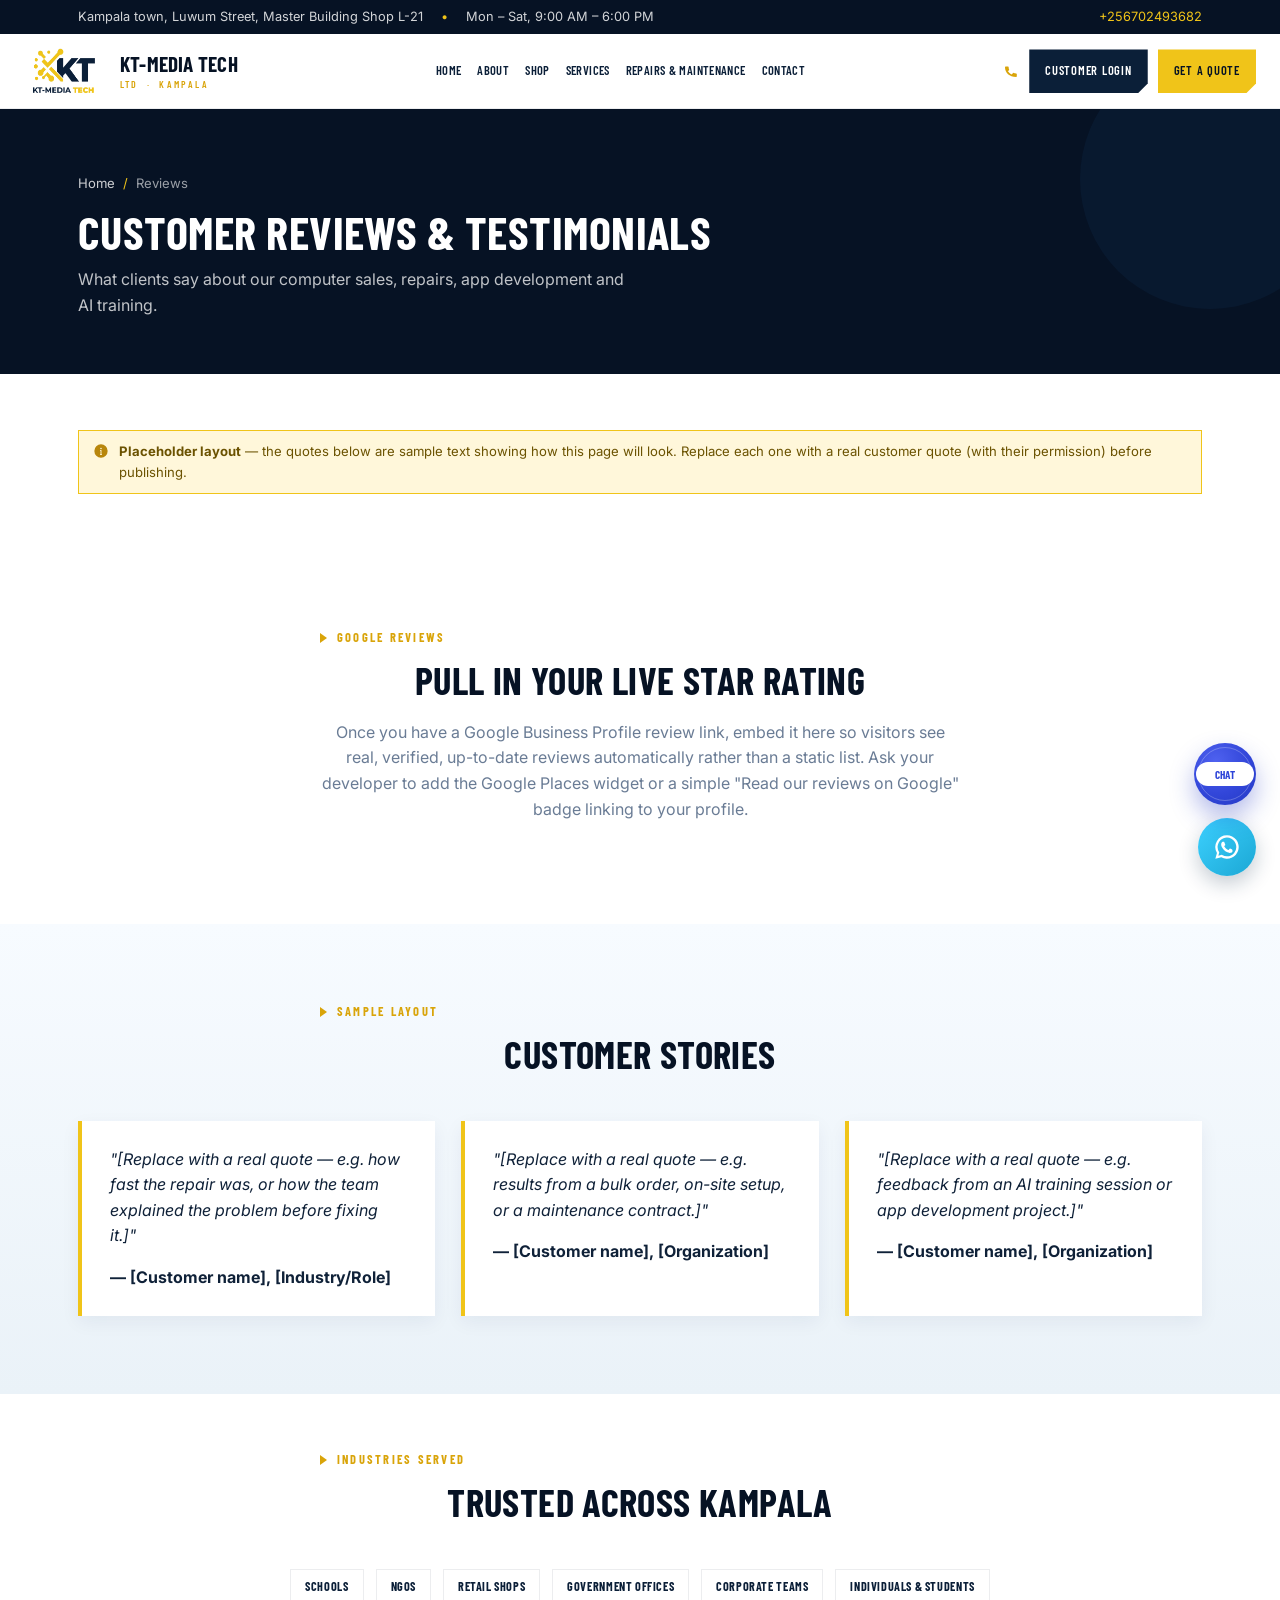
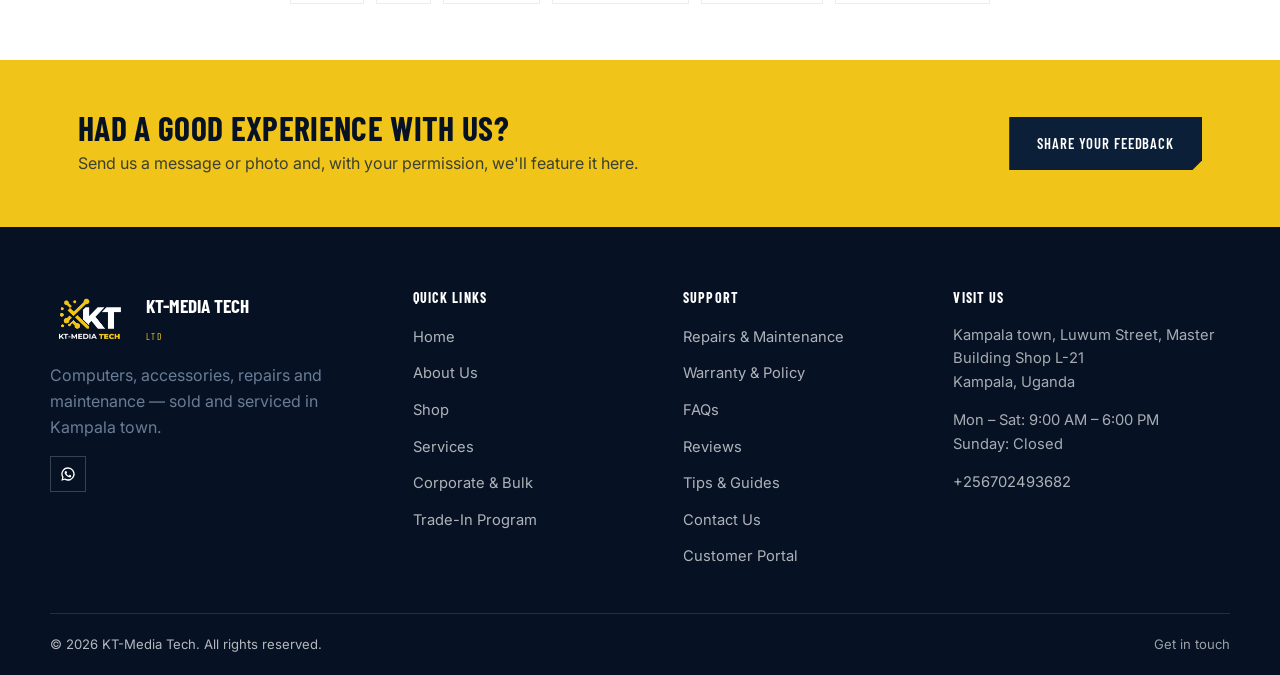
<file: pages/testimonials.html>
<!DOCTYPE html>
<html lang="en">
<head>
<meta charset="UTF-8">
<meta name="viewport" content="width=device-width, initial-scale=1.0">
<meta name="language" content="English">
<meta name="author" content="KT-Media Tech Ltd">
<meta name="robots" content="index, follow">
<meta name="theme-color" content="#0b1f38">
<title>Customer Reviews & Testimonials — KT-Media Tech</title>
<meta name="description" content="What customers say about KT-Media Tech's computer sales, repairs, app development and AI training in Kampala.">
<meta name="keywords" content="KT-Media Tech reviews, customer testimonials Kampala, computer repair reviews Uganda">
<link rel="canonical" href="https://kt-media-tech.com/pages/testimonials.html">
<meta property="og:title" content="Customer Reviews & Testimonials — KT-Media Tech">
<meta property="og:description" content="What customers say about KT-Media Tech's computer sales, repairs, app development and AI training in Kampala.">
<meta property="og:type" content="website">
<meta property="og:url" content="https://kt-media-tech.com/pages/testimonials.html">
<meta property="og:image" content="https://kt-media-tech.com/assets/logo.png">
<meta name="twitter:card" content="summary_large_image">
<meta name="twitter:title" content="Customer Reviews & Testimonials — KT-Media Tech">
<meta name="twitter:description" content="What customers say about KT-Media Tech's computer sales, repairs, app development and AI training in Kampala.">
<meta name="twitter:image" content="https://kt-media-tech.com/assets/logo.png">
<link rel="icon" href="../assets/logo.png">
<link rel="preconnect" href="https://fonts.googleapis.com">
<link href="https://fonts.googleapis.com/css2?family=Barlow+Condensed:wght@500;600;700;800&family=Inter:wght@400;500;600;700&display=swap" rel="stylesheet">
<link rel="stylesheet" href="../assets/style.css">
</head>
<body>

<div class="topbar">
  <div class="container">
    <div class="seg">
      <span>Kampala town, Luwum Street, Master Building Shop L-21</span>
      <span class="dot">•</span>
      <span>Mon – Sat, 9:00 AM – 6:00 PM</span>
    </div>
    <div class="seg"><a href="tel:+256702493682">+256702493682</a></div>
  </div>
</div>

<header class="site-header">
  <div class="header-inner">
    <a href="../index.html" class="brand">
      <img src="../assets/logo.png" alt="KT-Media Tech logo">
      <span class="brand-text">
        <span class="t1">KT-MEDIA TECH</span><br>
        <span class="t2">LTD &nbsp;·&nbsp; KAMPALA</span>
      </span>
    </a>
    <nav class="main-nav">
      <a href="../index.html">Home</a>
      <a href="about.html">About</a>
      <a href="shop.html">Shop</a>
      <a href="services.html">Services</a>
      <a href="repairs.html">Repairs &amp; Maintenance</a>
      <a href="contact.html">Contact</a>
    </nav>
    <div class="header-cta">
      <span class="header-phone">
        <svg viewBox="0 0 24 24"><path d="M6.6 10.8c1.4 2.7 3.7 5 6.4 6.4l2.1-2.1c.3-.3.7-.4 1-.2 1.1.4 2.3.7 3.6.7.6 0 1 .4 1 1v3.4c0 .6-.4 1-1 1C9.6 21 3 14.4 3 6.3c0-.6.4-1 1-1h3.5c.6 0 1 .4 1 1 0 1.3.2 2.5.7 3.6.1.4 0 .8-.3 1.1l-2.3 2.1z"/></svg>
        <span class="label">+256702493682</span>
      </span>
      <a href="login.html" class="btn btn-navy">Customer Login</a>
      <a href="contact.html" class="btn btn-gold">Get a Quote</a>
    </div>
    <button class="nav-toggle" aria-label="Toggle menu"><span></span><span></span><span></span></button>
  </div>
</header>

<section class="page-hero">
  <div class="container">
    <div class="breadcrumb"><a href="../index.html">Home</a><span class="sep">/</span><span>Reviews</span></div>
    <h1>Customer Reviews &amp; Testimonials</h1>
    <p>What clients say about our computer sales, repairs, app development and AI training.</p>
  </div>
</section>

<section class="section-tight">
  <div class="container">
    <div class="demo-banner">
      <svg viewBox="0 0 24 24"><path d="M12 2a10 10 0 100 20 10 10 0 000-20zm0 5a1.2 1.2 0 110 2.4A1.2 1.2 0 0112 7zm1.5 11h-3v-1.2h.8v-5h-.8V10.5h2.2v6.3h.8z"/></svg>
      <span><strong>Placeholder layout</strong> — the quotes below are sample text showing how this page will look. Replace each one with a real customer quote (with their permission) before publishing.</span>
    </div>
  </div>
</section>

<section class="section-tight">
  <div class="container">
    <div class="section-head center">
      <div class="eyebrow">Google Reviews</div>
      <h2>Pull in your live star rating</h2>
      <p>Once you have a Google Business Profile review link, embed it here so visitors see real, verified, up-to-date reviews automatically rather than a static list. Ask your developer to add the Google Places widget or a simple "Read our reviews on Google" badge linking to your profile.</p>
    </div>
  </div>
</section>

<section class="section-mist">
  <div class="container">
    <div class="section-head center">
      <div class="eyebrow">Sample layout</div>
      <h2>Customer stories</h2>
    </div>
    <div class="grid grid-3">
      <div class="quote-card">
        <p>"[Replace with a real quote — e.g. how fast the repair was, or how the team explained the problem before fixing it.]"</p>
        <strong>— [Customer name], [Industry/Role]</strong>
      </div>
      <div class="quote-card">
        <p>"[Replace with a real quote — e.g. results from a bulk order, on-site setup, or a maintenance contract.]"</p>
        <strong>— [Customer name], [Organization]</strong>
      </div>
      <div class="quote-card">
        <p>"[Replace with a real quote — e.g. feedback from an AI training session or app development project.]"</p>
        <strong>— [Customer name], [Organization]</strong>
      </div>
    </div>
  </div>
</section>

<section class="section-tight">
  <div class="container">
    <div class="section-head center">
      <div class="eyebrow">Industries served</div>
      <h2>Trusted across Kampala</h2>
    </div>
    <div class="badge-row" style="justify-content:center;">
      <span class="badge">Schools</span>
      <span class="badge">NGOs</span>
      <span class="badge">Retail Shops</span>
      <span class="badge">Government Offices</span>
      <span class="badge">Corporate Teams</span>
      <span class="badge">Individuals &amp; Students</span>
    </div>
  </div>
</section>

<section class="cta-banner">
  <div class="container cta-banner-inner">
    <div>
      <h2>Had a good experience with us?</h2>
      <p>Send us a message or photo and, with your permission, we'll feature it here.</p>
    </div>
    <a href="https://wa.me/256702493682" class="btn btn-navy">Share Your Feedback</a>
  </div>
</section>

<footer class="site-footer">
  <div class="container footer-top">
    <div>
      <div class="footer-brand">
        <img src="../assets/kt-media-logo-bright.png" alt="KT-Media Tech logo">
        <span><span class="t1">KT-MEDIA TECH</span><br><span class="t2">LTD</span></span>
      </div>
      <p>Computers, accessories, repairs and maintenance — sold and serviced in Kampala town.</p>
      <div class="footer-social">
        <a href="#" aria-label="Facebook"><svg viewBox="0 0 24 24"><path d="M22 12a10 10 0 10-11.6 9.9v-7H7.9V12h2.5v-1.9c0-2.5 1.5-3.9 3.7-3.9 1.1 0 2.2.2 2.2.2v2.5h-1.3c-1.2 0-1.6.8-1.6 1.6V12h2.8l-.4 2.9h-2.4v7A10 10 0 0022 12z"/></svg></a>
        <a href="#" aria-label="Instagram"><svg viewBox="0 0 24 24"><path d="M12 2.2c3.2 0 3.6 0 4.8.1 1.2.1 2 .2 2.6.5.7.3 1.2.6 1.7 1.1.5.5.9 1 1.1 1.7.3.6.4 1.4.5 2.6.1 1.2.1 1.6.1 4.8s0 3.6-.1 4.8c-.1 1.2-.2 2-.5 2.6-.3.7-.6 1.2-1.1 1.7-.5.5-1 .9-1.7 1.1-.6.3-1.4.4-2.6.5-1.2.1-1.6.1-4.8.1s-3.6 0-4.8-.1c-1.2-.1-2-.2-2.6-.5-.7-.3-1.2-.6-1.7-1.1-.5-.5-.9-1-1.1-1.7-.3-.6-.4-1.4-.5-2.6C2 15.6 2 15.2 2 12s0-3.6.1-4.8c.1-1.2.2-2 .5-2.6.3-.7.6-1.2 1.1-1.7.5-.5 1-.9 1.7-1.1.6-.3 1.4-.4 2.6-.5C9.4 2.2 9.8 2.2 12 2.2zm0 1.8c-3.1 0-3.5 0-4.7.1-1 0-1.6.2-2 .3-.5.2-.8.4-1.2.8-.4.4-.6.7-.8 1.2-.1.4-.3 1-.3 2C3 9.5 3 9.9 3 13s0 3.5.1 4.7c0 1 .2 1.6.3 2 .2.5.4.8.8 1.2.4.4.7.6 1.2.8.4.1 1 .3 2 .3 1.2.1 1.6.1 4.7.1s3.5 0 4.7-.1c1 0 1.6-.2 2-.3.5-.2.8-.4 1.2-.8.4-.4.6-.7.8-1.2.1-.4.3-1 .3-2 .1-1.2.1-1.6.1-4.7s0-3.5-.1-4.7c0-1-.2-1.6-.3-2-.2-.5-.4-.8-.8-1.2-.4-.4-.7-.6-1.2-.8-.4-.1-1-.3-2-.3-1.2-.1-1.6-.1-4.7-.1zM12 7a5 5 0 110 10 5 5 0 010-10zm0 1.8a3.2 3.2 0 100 6.4 3.2 3.2 0 000-6.4zm5.4-3a1.2 1.2 0 110 2.4 1.2 1.2 0 010-2.4z"/></svg></a>
        <a href="https://wa.me/256702493682" aria-label="WhatsApp"><svg viewBox="0 0 24 24"><path d="M12 2a10 10 0 00-8.6 15.1L2 22l5.1-1.3A10 10 0 1012 2zm0 18a8 8 0 01-4.1-1.1l-.3-.2-3 .8.8-2.9-.2-.3A8 8 0 1112 20zm4.4-5.9c-.2-.1-1.4-.7-1.6-.8-.2-.1-.4-.1-.5.1-.2.2-.6.8-.8 1-.1.2-.3.2-.5.1-1.5-.6-2.5-1.5-3.3-2.9-.1-.2-.1-.4.1-.5.2-.2.4-.4.6-.6.2-.2.2-.4.1-.6-.1-.2-.6-1.5-.8-2-.2-.5-.4-.4-.6-.4h-.5c-.2 0-.5.1-.7.3-.2.2-.9.9-.9 2.2s.9 2.6 1.1 2.8c.1.2 1.7 2.7 4.3 3.7 2 .8 2.4.6 2.8.5.4 0 1.2-.5 1.4-1 .2-.5.2-.9.1-1z"/></svg></a>
      </div>
    </div>
    <div class="footer-col">
      <h4>Quick Links</h4>
      <ul>
        <li><a href="../index.html">Home</a></li>
        <li><a href="about.html">About Us</a></li>
        <li><a href="shop.html">Shop</a></li>
        <li><a href="services.html">Services</a></li>
        <li><a href="corporate.html">Corporate &amp; Bulk</a></li>
        <li><a href="trade-in.html">Trade-In Program</a></li>
      </ul>
    </div>
    <div class="footer-col">
      <h4>Support</h4>
      <ul>
        <li><a href="repairs.html">Repairs &amp; Maintenance</a></li>
        <li><a href="warranty.html">Warranty &amp; Policy</a></li>
        <li><a href="faq.html">FAQs</a></li>
        <li><a href="testimonials.html">Reviews</a></li>
        <li><a href="blog.html">Tips &amp; Guides</a></li>
        <li><a href="contact.html">Contact Us</a></li>
        <li><a href="login.html">Customer Portal</a></li>
      </ul>
    </div>
    <div class="footer-col">
      <h4>Visit Us</h4>
      <p>Kampala town, Luwum Street, Master Building Shop L-21<br>Kampala, Uganda</p>
      <p>Mon – Sat: 9:00 AM – 6:00 PM<br>Sunday: Closed</p>
      <p><a href="tel:+256702493682">+256702493682</a></p>
    </div>
  </div>
  <div class="container footer-bottom">
    <span>&copy; <span data-year></span> KT-Media Tech. All rights reserved.</span>
    <span><a href="contact.html">Get in touch</a></span>
  </div>
</footer>

<a href="https://wa.me/256702493682" class="float-whatsapp" aria-label="Chat on WhatsApp" target="_blank" rel="noopener">
  <svg viewBox="0 0 24 24"><path d="M12 2a10 10 0 00-8.6 15.1L2 22l5.1-1.3A10 10 0 1012 2zm0 18a8 8 0 01-4.1-1.1l-.3-.2-3 .8.8-2.9-.2-.3A8 8 0 1112 20zm4.4-5.9c-.2-.1-1.4-.7-1.6-.8-.2-.1-.4-.1-.5.1-.2.2-.6.8-.8 1-.1.2-.3.2-.5.1-1.5-.6-2.5-1.5-3.3-2.9-.1-.2-.1-.4.1-.5.2-.2.4-.4.6-.6.2-.2.2-.4.1-.6-.1-.2-.6-1.5-.8-2-.2-.5-.4-.4-.6-.4h-.5c-.2 0-.5.1-.7.3-.2.2-.9.9-.9 2.2s.9 2.6 1.1 2.8c.1.2 1.7 2.7 4.3 3.7 2 .8 2.4.6 2.8.5.4 0 1.2-.5 1.4-1 .2-.5.2-.9.1-1z"/></svg>
</a>

<script src="../assets/site-config.js"></script>
<script src="../assets/main.js"></script>
</body>
</html>
</file>
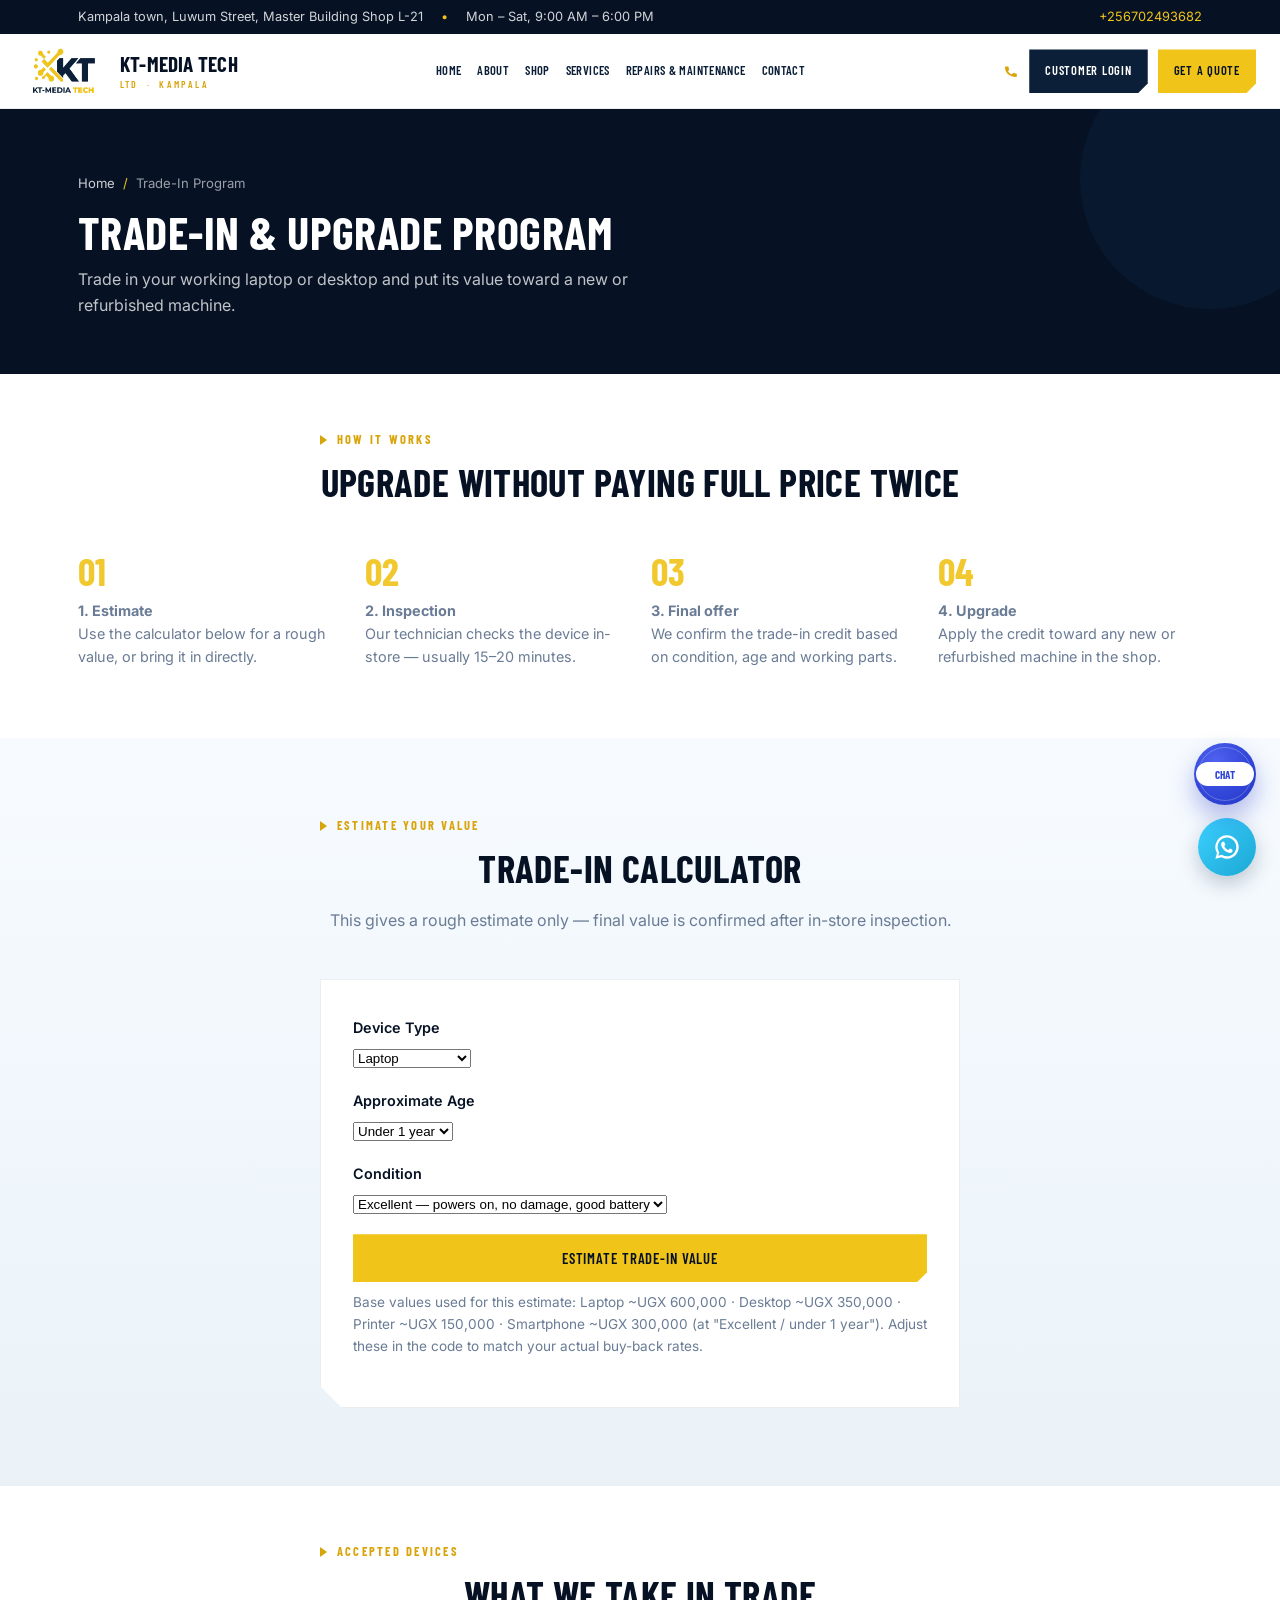
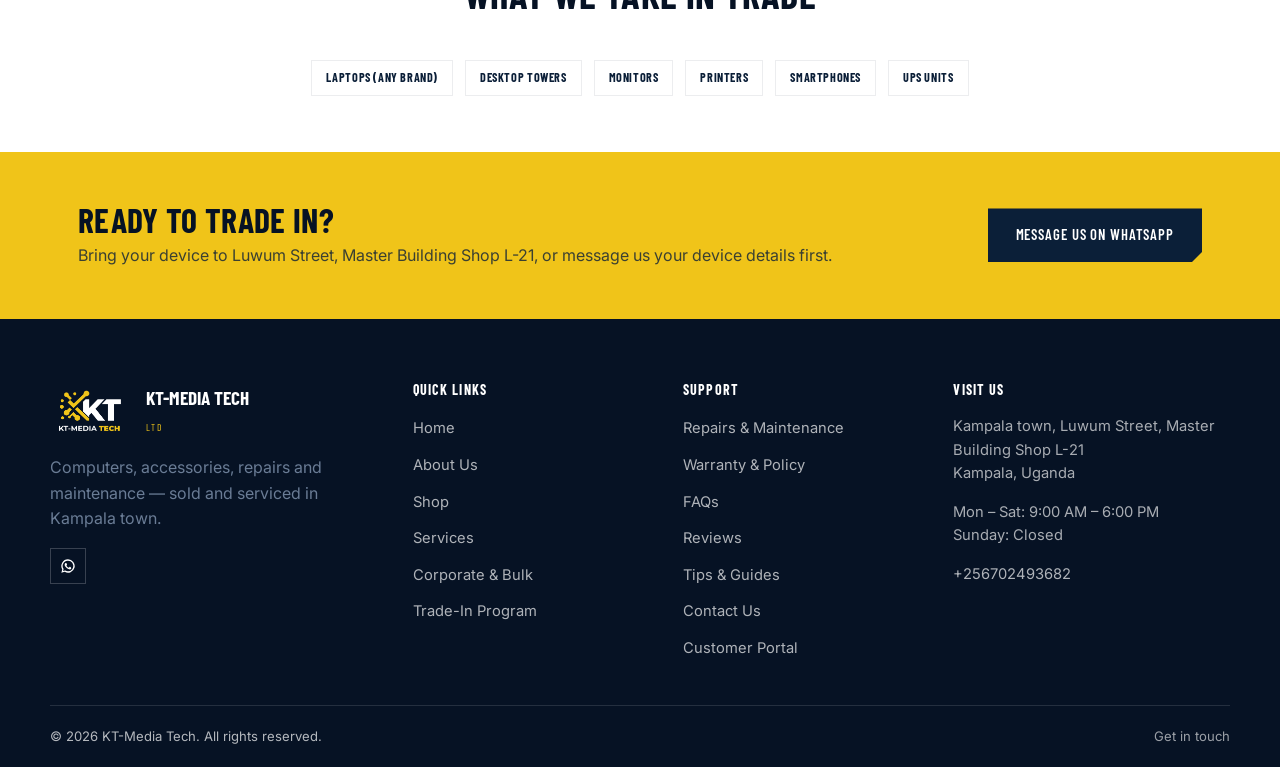
<file: pages/trade-in.html>
<!DOCTYPE html>
<html lang="en">
<head>
<meta charset="UTF-8">
<meta name="viewport" content="width=device-width, initial-scale=1.0">
<meta name="language" content="English">
<meta name="author" content="KT-Media Tech Ltd">
<meta name="robots" content="index, follow">
<meta name="theme-color" content="#0b1f38">
<title>Trade-In & Upgrade Program — KT-Media Tech</title>
<meta name="description" content="Trade in your old laptop or desktop for credit toward an upgrade at KT-Media Tech, Kampala.">
<meta name="keywords" content="laptop trade-in Kampala, upgrade old computer Uganda, sell laptop Kampala">
<link rel="canonical" href="https://kt-media-tech.com/pages/trade-in.html">
<meta property="og:title" content="Trade-In & Upgrade Program — KT-Media Tech">
<meta property="og:description" content="Trade in your old laptop or desktop for credit toward an upgrade at KT-Media Tech, Kampala.">
<meta property="og:type" content="website">
<meta property="og:url" content="https://kt-media-tech.com/pages/trade-in.html">
<meta property="og:image" content="https://kt-media-tech.com/assets/logo.png">
<meta name="twitter:card" content="summary_large_image">
<meta name="twitter:title" content="Trade-In & Upgrade Program — KT-Media Tech">
<meta name="twitter:description" content="Trade in your old laptop or desktop for credit toward an upgrade at KT-Media Tech, Kampala.">
<meta name="twitter:image" content="https://kt-media-tech.com/assets/logo.png">
<link rel="icon" href="../assets/logo.png">
<link rel="preconnect" href="https://fonts.googleapis.com">
<link href="https://fonts.googleapis.com/css2?family=Barlow+Condensed:wght@500;600;700;800&family=Inter:wght@400;500;600;700&display=swap" rel="stylesheet">
<link rel="stylesheet" href="../assets/style.css">
</head>
<body>

<div class="topbar">
  <div class="container">
    <div class="seg">
      <span>Kampala town, Luwum Street, Master Building Shop L-21</span>
      <span class="dot">•</span>
      <span>Mon – Sat, 9:00 AM – 6:00 PM</span>
    </div>
    <div class="seg"><a href="tel:+256702493682">+256702493682</a></div>
  </div>
</div>

<header class="site-header">
  <div class="header-inner">
    <a href="../index.html" class="brand">
      <img src="../assets/logo.png" alt="KT-Media Tech logo">
      <span class="brand-text">
        <span class="t1">KT-MEDIA TECH</span><br>
        <span class="t2">LTD &nbsp;·&nbsp; KAMPALA</span>
      </span>
    </a>
    <nav class="main-nav">
      <a href="../index.html">Home</a>
      <a href="about.html">About</a>
      <a href="shop.html">Shop</a>
      <a href="services.html">Services</a>
      <a href="repairs.html">Repairs &amp; Maintenance</a>
      <a href="contact.html">Contact</a>
    </nav>
    <div class="header-cta">
      <span class="header-phone">
        <svg viewBox="0 0 24 24"><path d="M6.6 10.8c1.4 2.7 3.7 5 6.4 6.4l2.1-2.1c.3-.3.7-.4 1-.2 1.1.4 2.3.7 3.6.7.6 0 1 .4 1 1v3.4c0 .6-.4 1-1 1C9.6 21 3 14.4 3 6.3c0-.6.4-1 1-1h3.5c.6 0 1 .4 1 1 0 1.3.2 2.5.7 3.6.1.4 0 .8-.3 1.1l-2.3 2.1z"/></svg>
        <span class="label">+256702493682</span>
      </span>
      <a href="login.html" class="btn btn-navy">Customer Login</a>
      <a href="contact.html" class="btn btn-gold">Get a Quote</a>
    </div>
    <button class="nav-toggle" aria-label="Toggle menu"><span></span><span></span><span></span></button>
  </div>
</header>

<section class="page-hero">
  <div class="container">
    <div class="breadcrumb"><a href="../index.html">Home</a><span class="sep">/</span><span>Trade-In Program</span></div>
    <h1>Trade-In &amp; Upgrade Program</h1>
    <p>Trade in your working laptop or desktop and put its value toward a new or refurbished machine.</p>
  </div>
</section>

<section class="section-tight">
  <div class="container">
    <div class="section-head center">
      <div class="eyebrow">How it works</div>
      <h2>Upgrade without paying full price twice</h2>
    </div>
    <div class="steps">
      <div class="step"><p><strong>1. Estimate</strong><br>Use the calculator below for a rough value, or bring it in directly.</p></div>
      <div class="step"><p><strong>2. Inspection</strong><br>Our technician checks the device in-store — usually 15–20 minutes.</p></div>
      <div class="step"><p><strong>3. Final offer</strong><br>We confirm the trade-in credit based on condition, age and working parts.</p></div>
      <div class="step"><p><strong>4. Upgrade</strong><br>Apply the credit toward any new or refurbished machine in the shop.</p></div>
    </div>
  </div>
</section>

<section class="section-mist">
  <div class="container">
    <div class="section-head center">
      <div class="eyebrow">Estimate your value</div>
      <h2>Trade-In Calculator</h2>
      <p>This gives a rough estimate only — final value is confirmed after in-store inspection.</p>
    </div>
    <div class="contact-info-card" style="max-width:640px; margin-inline:auto; color:var(--ink); background:var(--white); border:1px solid var(--line);">
      <div class="form-group">
        <label for="ti-type">Device Type</label>
        <select id="ti-type">
          <option value="laptop">Laptop</option>
          <option value="desktop">Desktop / Tower</option>
          <option value="printer">Printer</option>
          <option value="phone">Smartphone</option>
        </select>
      </div>
      <div class="form-group">
        <label for="ti-age">Approximate Age</label>
        <select id="ti-age">
          <option value="0.9">Under 1 year</option>
          <option value="0.7">1–2 years</option>
          <option value="0.45">2–4 years</option>
          <option value="0.2">Over 4 years</option>
        </select>
      </div>
      <div class="form-group">
        <label for="ti-condition">Condition</label>
        <select id="ti-condition">
          <option value="1">Excellent — powers on, no damage, good battery</option>
          <option value="0.7">Good — minor cosmetic wear, fully working</option>
          <option value="0.4">Fair — works, but visible damage or weak battery</option>
          <option value="0.15">Poor — does not power on / major fault</option>
        </select>
      </div>
      <button type="button" id="ti-calc-btn" class="btn btn-gold btn-block">Estimate Trade-In Value</button>
      <p id="ti-result" style="margin-top:18px; font-weight:600; font-size:1.05rem; display:none;"></p>
      <p style="margin-top:10px; color:var(--grey); font-size:0.85rem;">Base values used for this estimate: Laptop ~UGX 600,000 · Desktop ~UGX 350,000 · Printer ~UGX 150,000 · Smartphone ~UGX 300,000 (at "Excellent / under 1 year"). Adjust these in the code to match your actual buy-back rates.</p>
    </div>
  </div>
</section>

<script>
(function(){
  var BASE = { laptop: 600000, desktop: 350000, printer: 150000, phone: 300000 };
  var btn = document.getElementById('ti-calc-btn');
  if (!btn) return;
  btn.addEventListener('click', function(){
    var type = document.getElementById('ti-type').value;
    var age = parseFloat(document.getElementById('ti-age').value);
    var cond = parseFloat(document.getElementById('ti-condition').value);
    var base = BASE[type] || 300000;
    var low = Math.round(base * age * cond * 0.8 / 5000) * 5000;
    var high = Math.round(base * age * cond * 1.1 / 5000) * 5000;
    var result = document.getElementById('ti-result');
    result.style.display = 'block';
    result.textContent = 'Estimated trade-in value: UGX ' + low.toLocaleString() + ' – ' + high.toLocaleString() + ' (confirmed in-store)';
    if (window.trackEvent) { window.trackEvent('trade_in_estimate', { type: type, estimateLow: low, estimateHigh: high }); }
  });
})();
</script>

<section class="section-tight">
  <div class="container">
    <div class="section-head center">
      <div class="eyebrow">Accepted devices</div>
      <h2>What we take in trade</h2>
    </div>
    <div class="badge-row" style="justify-content:center;">
      <span class="badge">Laptops (any brand)</span>
      <span class="badge">Desktop towers</span>
      <span class="badge">Monitors</span>
      <span class="badge">Printers</span>
      <span class="badge">Smartphones</span>
      <span class="badge">UPS units</span>
    </div>
  </div>
</section>

<section class="cta-banner">
  <div class="container cta-banner-inner">
    <div>
      <h2>Ready to trade in?</h2>
      <p>Bring your device to Luwum Street, Master Building Shop L-21, or message us your device details first.</p>
    </div>
    <a href="https://wa.me/256702493682" class="btn btn-navy">Message Us on WhatsApp</a>
  </div>
</section>

<footer class="site-footer">
  <div class="container footer-top">
    <div>
      <div class="footer-brand">
        <img src="../assets/kt-media-logo-bright.png" alt="KT-Media Tech logo">
        <span><span class="t1">KT-MEDIA TECH</span><br><span class="t2">LTD</span></span>
      </div>
      <p>Computers, accessories, repairs and maintenance — sold and serviced in Kampala town.</p>
      <div class="footer-social">
        <a href="#" aria-label="Facebook"><svg viewBox="0 0 24 24"><path d="M22 12a10 10 0 10-11.6 9.9v-7H7.9V12h2.5v-1.9c0-2.5 1.5-3.9 3.7-3.9 1.1 0 2.2.2 2.2.2v2.5h-1.3c-1.2 0-1.6.8-1.6 1.6V12h2.8l-.4 2.9h-2.4v7A10 10 0 0022 12z"/></svg></a>
        <a href="#" aria-label="Instagram"><svg viewBox="0 0 24 24"><path d="M12 2.2c3.2 0 3.6 0 4.8.1 1.2.1 2 .2 2.6.5.7.3 1.2.6 1.7 1.1.5.5.9 1 1.1 1.7.3.6.4 1.4.5 2.6.1 1.2.1 1.6.1 4.8s0 3.6-.1 4.8c-.1 1.2-.2 2-.5 2.6-.3.7-.6 1.2-1.1 1.7-.5.5-1 .9-1.7 1.1-.6.3-1.4.4-2.6.5-1.2.1-1.6.1-4.8.1s-3.6 0-4.8-.1c-1.2-.1-2-.2-2.6-.5-.7-.3-1.2-.6-1.7-1.1-.5-.5-.9-1-1.1-1.7-.3-.6-.4-1.4-.5-2.6C2 15.6 2 15.2 2 12s0-3.6.1-4.8c.1-1.2.2-2 .5-2.6.3-.7.6-1.2 1.1-1.7.5-.5 1-.9 1.7-1.1.6-.3 1.4-.4 2.6-.5C9.4 2.2 9.8 2.2 12 2.2zm0 1.8c-3.1 0-3.5 0-4.7.1-1 0-1.6.2-2 .3-.5.2-.8.4-1.2.8-.4.4-.6.7-.8 1.2-.1.4-.3 1-.3 2C3 9.5 3 9.9 3 13s0 3.5.1 4.7c0 1 .2 1.6.3 2 .2.5.4.8.8 1.2.4.4.7.6 1.2.8.4.1 1 .3 2 .3 1.2.1 1.6.1 4.7.1s3.5 0 4.7-.1c1 0 1.6-.2 2-.3.5-.2.8-.4 1.2-.8.4-.4.6-.7.8-1.2.1-.4.3-1 .3-2 .1-1.2.1-1.6.1-4.7s0-3.5-.1-4.7c0-1-.2-1.6-.3-2-.2-.5-.4-.8-.8-1.2-.4-.4-.7-.6-1.2-.8-.4-.1-1-.3-2-.3-1.2-.1-1.6-.1-4.7-.1zM12 7a5 5 0 110 10 5 5 0 010-10zm0 1.8a3.2 3.2 0 100 6.4 3.2 3.2 0 000-6.4zm5.4-3a1.2 1.2 0 110 2.4 1.2 1.2 0 010-2.4z"/></svg></a>
        <a href="https://wa.me/256702493682" aria-label="WhatsApp"><svg viewBox="0 0 24 24"><path d="M12 2a10 10 0 00-8.6 15.1L2 22l5.1-1.3A10 10 0 1012 2zm0 18a8 8 0 01-4.1-1.1l-.3-.2-3 .8.8-2.9-.2-.3A8 8 0 1112 20zm4.4-5.9c-.2-.1-1.4-.7-1.6-.8-.2-.1-.4-.1-.5.1-.2.2-.6.8-.8 1-.1.2-.3.2-.5.1-1.5-.6-2.5-1.5-3.3-2.9-.1-.2-.1-.4.1-.5.2-.2.4-.4.6-.6.2-.2.2-.4.1-.6-.1-.2-.6-1.5-.8-2-.2-.5-.4-.4-.6-.4h-.5c-.2 0-.5.1-.7.3-.2.2-.9.9-.9 2.2s.9 2.6 1.1 2.8c.1.2 1.7 2.7 4.3 3.7 2 .8 2.4.6 2.8.5.4 0 1.2-.5 1.4-1 .2-.5.2-.9.1-1z"/></svg></a>
      </div>
    </div>
    <div class="footer-col">
      <h4>Quick Links</h4>
      <ul>
        <li><a href="../index.html">Home</a></li>
        <li><a href="about.html">About Us</a></li>
        <li><a href="shop.html">Shop</a></li>
        <li><a href="services.html">Services</a></li>
        <li><a href="corporate.html">Corporate &amp; Bulk</a></li>
        <li><a href="trade-in.html">Trade-In Program</a></li>
      </ul>
    </div>
    <div class="footer-col">
      <h4>Support</h4>
      <ul>
        <li><a href="repairs.html">Repairs &amp; Maintenance</a></li>
        <li><a href="warranty.html">Warranty &amp; Policy</a></li>
        <li><a href="faq.html">FAQs</a></li>
        <li><a href="testimonials.html">Reviews</a></li>
        <li><a href="blog.html">Tips &amp; Guides</a></li>
        <li><a href="contact.html">Contact Us</a></li>
        <li><a href="login.html">Customer Portal</a></li>
      </ul>
    </div>
    <div class="footer-col">
      <h4>Visit Us</h4>
      <p>Kampala town, Luwum Street, Master Building Shop L-21<br>Kampala, Uganda</p>
      <p>Mon – Sat: 9:00 AM – 6:00 PM<br>Sunday: Closed</p>
      <p><a href="tel:+256702493682">+256702493682</a></p>
    </div>
  </div>
  <div class="container footer-bottom">
    <span>&copy; <span data-year></span> KT-Media Tech. All rights reserved.</span>
    <span><a href="contact.html">Get in touch</a></span>
  </div>
</footer>

<a href="https://wa.me/256702493682" class="float-whatsapp" aria-label="Chat on WhatsApp" target="_blank" rel="noopener">
  <svg viewBox="0 0 24 24"><path d="M12 2a10 10 0 00-8.6 15.1L2 22l5.1-1.3A10 10 0 1012 2zm0 18a8 8 0 01-4.1-1.1l-.3-.2-3 .8.8-2.9-.2-.3A8 8 0 1112 20zm4.4-5.9c-.2-.1-1.4-.7-1.6-.8-.2-.1-.4-.1-.5.1-.2.2-.6.8-.8 1-.1.2-.3.2-.5.1-1.5-.6-2.5-1.5-3.3-2.9-.1-.2-.1-.4.1-.5.2-.2.4-.4.6-.6.2-.2.2-.4.1-.6-.1-.2-.6-1.5-.8-2-.2-.5-.4-.4-.6-.4h-.5c-.2 0-.5.1-.7.3-.2.2-.9.9-.9 2.2s.9 2.6 1.1 2.8c.1.2 1.7 2.7 4.3 3.7 2 .8 2.4.6 2.8.5.4 0 1.2-.5 1.4-1 .2-.5.2-.9.1-1z"/></svg>
</a>

<script src="../assets/site-config.js"></script>
<script src="../assets/main.js"></script>
</body>
</html>
</file>
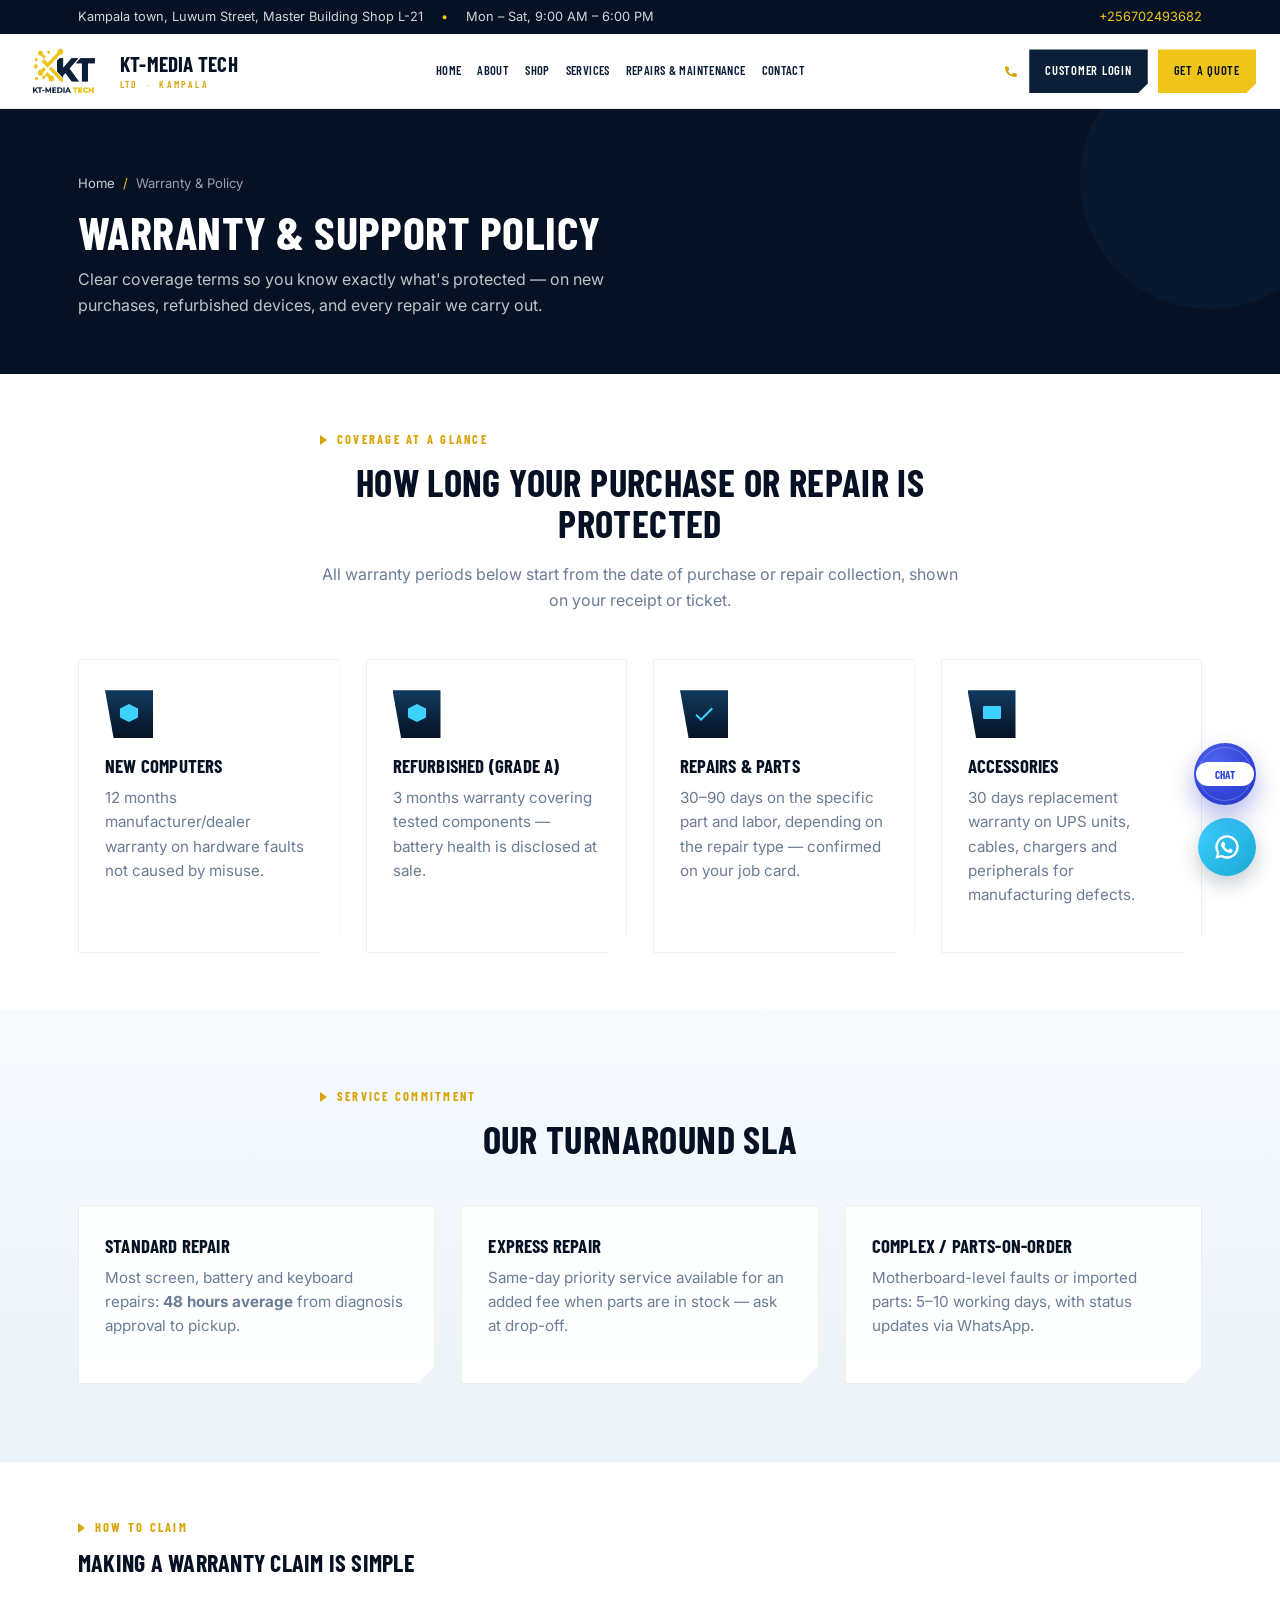
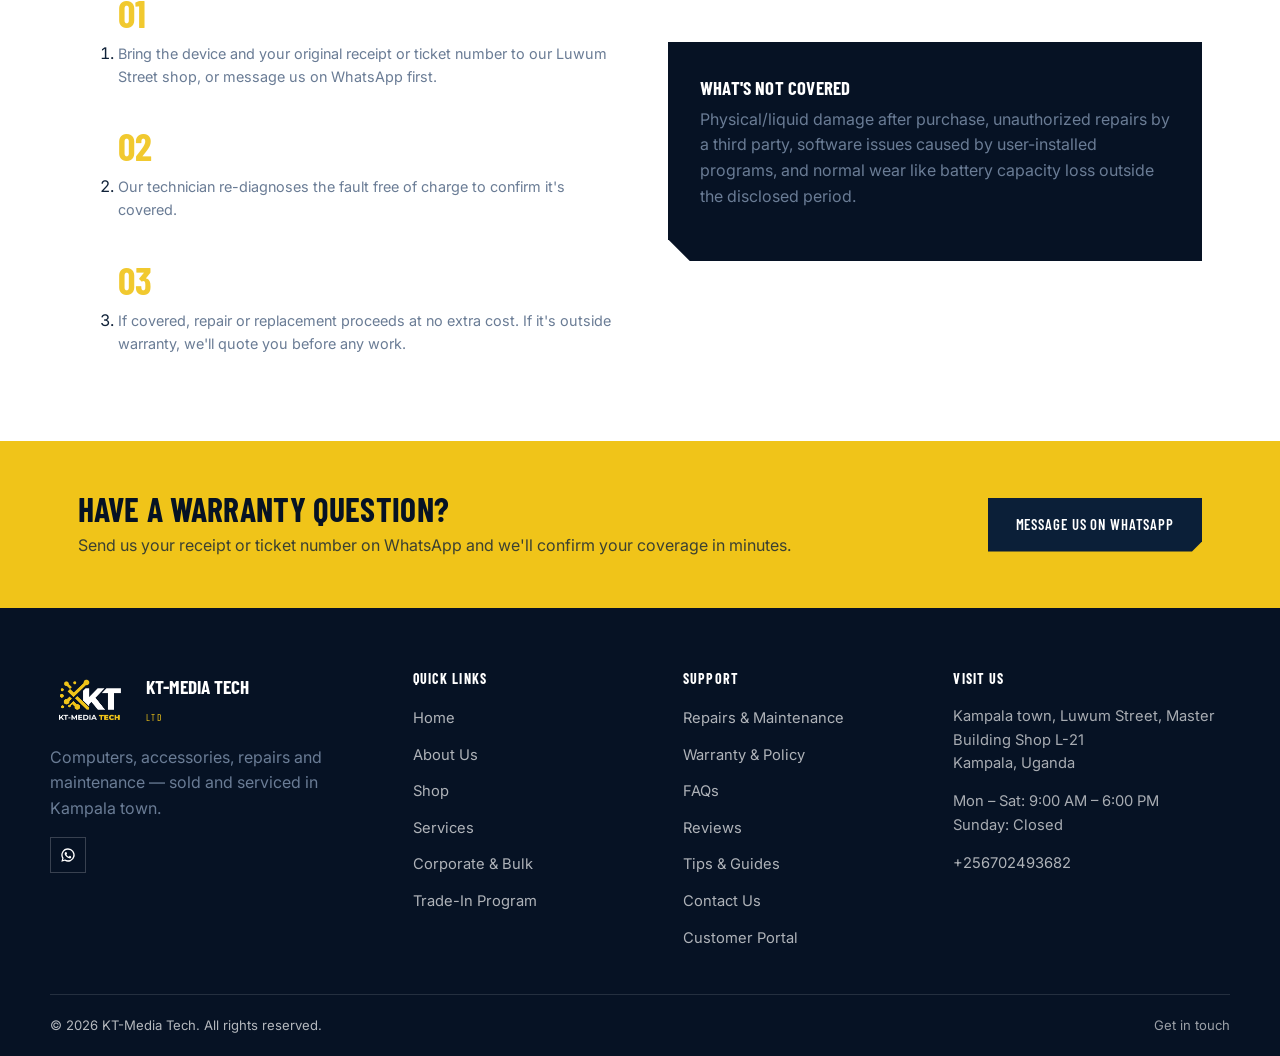
<file: pages/warranty.html>
<!DOCTYPE html>
<html lang="en">
<head>
<meta charset="UTF-8">
<meta name="viewport" content="width=device-width, initial-scale=1.0">
<meta name="language" content="English">
<meta name="author" content="KT-Media Tech Ltd">
<meta name="robots" content="index, follow">
<meta name="theme-color" content="#0b1f38">
<title>Warranty & Support Policy — KT-Media Tech</title>
<meta name="description" content="Warranty periods, claim process and service SLAs for products and repairs at KT-Media Tech, Kampala.">
<meta name="keywords" content="warranty policy Kampala, repair warranty Uganda, KT-Media Tech support, service SLA">
<link rel="canonical" href="https://kt-media-tech.com/pages/warranty.html">
<meta property="og:title" content="Warranty & Support Policy — KT-Media Tech">
<meta property="og:description" content="Warranty periods, claim process and service SLAs for products and repairs at KT-Media Tech, Kampala.">
<meta property="og:type" content="website">
<meta property="og:url" content="https://kt-media-tech.com/pages/warranty.html">
<meta property="og:image" content="https://kt-media-tech.com/assets/logo.png">
<meta name="twitter:card" content="summary_large_image">
<meta name="twitter:title" content="Warranty & Support Policy — KT-Media Tech">
<meta name="twitter:description" content="Warranty periods, claim process and service SLAs for products and repairs at KT-Media Tech, Kampala.">
<meta name="twitter:image" content="https://kt-media-tech.com/assets/logo.png">
<link rel="icon" href="../assets/logo.png">
<link rel="preconnect" href="https://fonts.googleapis.com">
<link href="https://fonts.googleapis.com/css2?family=Barlow+Condensed:wght@500;600;700;800&family=Inter:wght@400;500;600;700&display=swap" rel="stylesheet">
<link rel="stylesheet" href="../assets/style.css">
</head>
<body>

<div class="topbar">
  <div class="container">
    <div class="seg">
      <span>Kampala town, Luwum Street, Master Building Shop L-21</span>
      <span class="dot">•</span>
      <span>Mon – Sat, 9:00 AM – 6:00 PM</span>
    </div>
    <div class="seg"><a href="tel:+256702493682">+256702493682</a></div>
  </div>
</div>

<header class="site-header">
  <div class="header-inner">
    <a href="../index.html" class="brand">
      <img src="../assets/logo.png" alt="KT-Media Tech logo">
      <span class="brand-text">
        <span class="t1">KT-MEDIA TECH</span><br>
        <span class="t2">LTD &nbsp;·&nbsp; KAMPALA</span>
      </span>
    </a>
    <nav class="main-nav">
      <a href="../index.html">Home</a>
      <a href="about.html">About</a>
      <a href="shop.html">Shop</a>
      <a href="services.html">Services</a>
      <a href="repairs.html">Repairs &amp; Maintenance</a>
      <a href="contact.html">Contact</a>
    </nav>
    <div class="header-cta">
      <span class="header-phone">
        <svg viewBox="0 0 24 24"><path d="M6.6 10.8c1.4 2.7 3.7 5 6.4 6.4l2.1-2.1c.3-.3.7-.4 1-.2 1.1.4 2.3.7 3.6.7.6 0 1 .4 1 1v3.4c0 .6-.4 1-1 1C9.6 21 3 14.4 3 6.3c0-.6.4-1 1-1h3.5c.6 0 1 .4 1 1 0 1.3.2 2.5.7 3.6.1.4 0 .8-.3 1.1l-2.3 2.1z"/></svg>
        <span class="label">+256702493682</span>
      </span>
      <a href="login.html" class="btn btn-navy">Customer Login</a>
      <a href="contact.html" class="btn btn-gold">Get a Quote</a>
    </div>
    <button class="nav-toggle" aria-label="Toggle menu"><span></span><span></span><span></span></button>
  </div>
</header>

<section class="page-hero">
  <div class="container">
    <div class="breadcrumb"><a href="../index.html">Home</a><span class="sep">/</span><span>Warranty & Policy</span></div>
    <h1>Warranty &amp; Support Policy</h1>
    <p>Clear coverage terms so you know exactly what's protected — on new purchases, refurbished devices, and every repair we carry out.</p>
  </div>
</section>

<section class="section-tight">
  <div class="container">
    <div class="section-head center">
      <div class="eyebrow">Coverage at a glance</div>
      <h2>How long your purchase or repair is protected</h2>
      <p>All warranty periods below start from the date of purchase or repair collection, shown on your receipt or ticket.</p>
    </div>
    <div class="grid grid-4">
      <div class="card">
        <div class="icon"><svg viewBox="0 0 24 24"><path d="M12 2l9 4.5v9L12 20l-9-4.5v-9z"/></svg></div>
        <h3>New Computers</h3>
        <p>12 months manufacturer/dealer warranty on hardware faults not caused by misuse.</p>
      </div>
      <div class="card">
        <div class="icon"><svg viewBox="0 0 24 24"><path d="M12 2l9 4.5v9L12 20l-9-4.5v-9z"/></svg></div>
        <h3>Refurbished (Grade A)</h3>
        <p>3 months warranty covering tested components — battery health is disclosed at sale.</p>
      </div>
      <div class="card">
        <div class="icon"><svg viewBox="0 0 24 24"><path d="M9 16.2L4.8 12l-1.4 1.4L9 19 21 7l-1.4-1.4z"/></svg></div>
        <h3>Repairs &amp; Parts</h3>
        <p>30–90 days on the specific part and labor, depending on the repair type — confirmed on your job card.</p>
      </div>
      <div class="card">
        <div class="icon"><svg viewBox="0 0 24 24"><path d="M4 4h16a1 1 0 011 1v11a1 1 0 01-1 1H4a1 1 0 01-1-1V5a1 1 0 011-1z"/></svg></div>
        <h3>Accessories</h3>
        <p>30 days replacement warranty on UPS units, cables, chargers and peripherals for manufacturing defects.</p>
      </div>
    </div>
  </div>
</section>

<section class="section-mist">
  <div class="container">
    <div class="section-head center">
      <div class="eyebrow">Service commitment</div>
      <h2>Our turnaround SLA</h2>
    </div>
    <div class="grid grid-3">
      <div class="card">
        <h3>Standard repair</h3>
        <p>Most screen, battery and keyboard repairs: <strong>48 hours average</strong> from diagnosis approval to pickup.</p>
      </div>
      <div class="card">
        <h3>Express repair</h3>
        <p>Same-day priority service available for an added fee when parts are in stock — ask at drop-off.</p>
      </div>
      <div class="card">
        <h3>Complex / parts-on-order</h3>
        <p>Motherboard-level faults or imported parts: 5–10 working days, with status updates via WhatsApp.</p>
      </div>
    </div>
  </div>
</section>

<section class="section-tight">
  <div class="container split">
    <div>
      <div class="eyebrow">How to claim</div>
      <h2>Making a warranty claim is simple</h2>
      <ol class="steps" style="grid-template-columns:1fr; counter-reset:step;">
        <li class="step"><p>Bring the device and your original receipt or ticket number to our Luwum Street shop, or message us on WhatsApp first.</p></li>
        <li class="step"><p>Our technician re-diagnoses the fault free of charge to confirm it's covered.</p></li>
        <li class="step"><p>If covered, repair or replacement proceeds at no extra cost. If it's outside warranty, we'll quote you before any work.</p></li>
      </ol>
    </div>
    <div>
      <div class="contact-info-card">
        <h3>What's not covered</h3>
        <p>Physical/liquid damage after purchase, unauthorized repairs by a third party, software issues caused by user-installed programs, and normal wear like battery capacity loss outside the disclosed period.</p>
      </div>
    </div>
  </div>
</section>

<section class="cta-banner">
  <div class="container cta-banner-inner">
    <div>
      <h2>Have a warranty question?</h2>
      <p>Send us your receipt or ticket number on WhatsApp and we'll confirm your coverage in minutes.</p>
    </div>
    <a href="https://wa.me/256702493682" class="btn btn-navy">Message Us on WhatsApp</a>
  </div>
</section>

<footer class="site-footer">
  <div class="container footer-top">
    <div>
      <div class="footer-brand">
        <img src="../assets/kt-media-logo-bright.png" alt="KT-Media Tech logo">
        <span><span class="t1">KT-MEDIA TECH</span><br><span class="t2">LTD</span></span>
      </div>
      <p>Computers, accessories, repairs and maintenance — sold and serviced in Kampala town.</p>
      <div class="footer-social">
        <a href="#" aria-label="Facebook"><svg viewBox="0 0 24 24"><path d="M22 12a10 10 0 10-11.6 9.9v-7H7.9V12h2.5v-1.9c0-2.5 1.5-3.9 3.7-3.9 1.1 0 2.2.2 2.2.2v2.5h-1.3c-1.2 0-1.6.8-1.6 1.6V12h2.8l-.4 2.9h-2.4v7A10 10 0 0022 12z"/></svg></a>
        <a href="#" aria-label="Instagram"><svg viewBox="0 0 24 24"><path d="M12 2.2c3.2 0 3.6 0 4.8.1 1.2.1 2 .2 2.6.5.7.3 1.2.6 1.7 1.1.5.5.9 1 1.1 1.7.3.6.4 1.4.5 2.6.1 1.2.1 1.6.1 4.8s0 3.6-.1 4.8c-.1 1.2-.2 2-.5 2.6-.3.7-.6 1.2-1.1 1.7-.5.5-1 .9-1.7 1.1-.6.3-1.4.4-2.6.5-1.2.1-1.6.1-4.8.1s-3.6 0-4.8-.1c-1.2-.1-2-.2-2.6-.5-.7-.3-1.2-.6-1.7-1.1-.5-.5-.9-1-1.1-1.7-.3-.6-.4-1.4-.5-2.6C2 15.6 2 15.2 2 12s0-3.6.1-4.8c.1-1.2.2-2 .5-2.6.3-.7.6-1.2 1.1-1.7.5-.5 1-.9 1.7-1.1.6-.3 1.4-.4 2.6-.5C9.4 2.2 9.8 2.2 12 2.2zm0 1.8c-3.1 0-3.5 0-4.7.1-1 0-1.6.2-2 .3-.5.2-.8.4-1.2.8-.4.4-.6.7-.8 1.2-.1.4-.3 1-.3 2C3 9.5 3 9.9 3 13s0 3.5.1 4.7c0 1 .2 1.6.3 2 .2.5.4.8.8 1.2.4.4.7.6 1.2.8.4.1 1 .3 2 .3 1.2.1 1.6.1 4.7.1s3.5 0 4.7-.1c1 0 1.6-.2 2-.3.5-.2.8-.4 1.2-.8.4-.4.6-.7.8-1.2.1-.4.3-1 .3-2 .1-1.2.1-1.6.1-4.7s0-3.5-.1-4.7c0-1-.2-1.6-.3-2-.2-.5-.4-.8-.8-1.2-.4-.4-.7-.6-1.2-.8-.4-.1-1-.3-2-.3-1.2-.1-1.6-.1-4.7-.1zM12 7a5 5 0 110 10 5 5 0 010-10zm0 1.8a3.2 3.2 0 100 6.4 3.2 3.2 0 000-6.4zm5.4-3a1.2 1.2 0 110 2.4 1.2 1.2 0 010-2.4z"/></svg></a>
        <a href="https://wa.me/256702493682" aria-label="WhatsApp"><svg viewBox="0 0 24 24"><path d="M12 2a10 10 0 00-8.6 15.1L2 22l5.1-1.3A10 10 0 1012 2zm0 18a8 8 0 01-4.1-1.1l-.3-.2-3 .8.8-2.9-.2-.3A8 8 0 1112 20zm4.4-5.9c-.2-.1-1.4-.7-1.6-.8-.2-.1-.4-.1-.5.1-.2.2-.6.8-.8 1-.1.2-.3.2-.5.1-1.5-.6-2.5-1.5-3.3-2.9-.1-.2-.1-.4.1-.5.2-.2.4-.4.6-.6.2-.2.2-.4.1-.6-.1-.2-.6-1.5-.8-2-.2-.5-.4-.4-.6-.4h-.5c-.2 0-.5.1-.7.3-.2.2-.9.9-.9 2.2s.9 2.6 1.1 2.8c.1.2 1.7 2.7 4.3 3.7 2 .8 2.4.6 2.8.5.4 0 1.2-.5 1.4-1 .2-.5.2-.9.1-1z"/></svg></a>
      </div>
    </div>
    <div class="footer-col">
      <h4>Quick Links</h4>
      <ul>
        <li><a href="../index.html">Home</a></li>
        <li><a href="about.html">About Us</a></li>
        <li><a href="shop.html">Shop</a></li>
        <li><a href="services.html">Services</a></li>
        <li><a href="corporate.html">Corporate &amp; Bulk</a></li>
        <li><a href="trade-in.html">Trade-In Program</a></li>
      </ul>
    </div>
    <div class="footer-col">
      <h4>Support</h4>
      <ul>
        <li><a href="repairs.html">Repairs &amp; Maintenance</a></li>
        <li><a href="warranty.html">Warranty &amp; Policy</a></li>
        <li><a href="faq.html">FAQs</a></li>
        <li><a href="testimonials.html">Reviews</a></li>
        <li><a href="blog.html">Tips &amp; Guides</a></li>
        <li><a href="contact.html">Contact Us</a></li>
        <li><a href="login.html">Customer Portal</a></li>
      </ul>
    </div>
    <div class="footer-col">
      <h4>Visit Us</h4>
      <p>Kampala town, Luwum Street, Master Building Shop L-21<br>Kampala, Uganda</p>
      <p>Mon – Sat: 9:00 AM – 6:00 PM<br>Sunday: Closed</p>
      <p><a href="tel:+256702493682">+256702493682</a></p>
    </div>
  </div>
  <div class="container footer-bottom">
    <span>&copy; <span data-year></span> KT-Media Tech. All rights reserved.</span>
    <span><a href="contact.html">Get in touch</a></span>
  </div>
</footer>

<a href="https://wa.me/256702493682" class="float-whatsapp" aria-label="Chat on WhatsApp" target="_blank" rel="noopener">
  <svg viewBox="0 0 24 24"><path d="M12 2a10 10 0 00-8.6 15.1L2 22l5.1-1.3A10 10 0 1012 2zm0 18a8 8 0 01-4.1-1.1l-.3-.2-3 .8.8-2.9-.2-.3A8 8 0 1112 20zm4.4-5.9c-.2-.1-1.4-.7-1.6-.8-.2-.1-.4-.1-.5.1-.2.2-.6.8-.8 1-.1.2-.3.2-.5.1-1.5-.6-2.5-1.5-3.3-2.9-.1-.2-.1-.4.1-.5.2-.2.4-.4.6-.6.2-.2.2-.4.1-.6-.1-.2-.6-1.5-.8-2-.2-.5-.4-.4-.6-.4h-.5c-.2 0-.5.1-.7.3-.2.2-.9.9-.9 2.2s.9 2.6 1.1 2.8c.1.2 1.7 2.7 4.3 3.7 2 .8 2.4.6 2.8.5.4 0 1.2-.5 1.4-1 .2-.5.2-.9.1-1z"/></svg>
</a>

<script src="../assets/site-config.js"></script>
<script src="../assets/main.js"></script>
</body>
</html>
</file>
<file: assets/style.css>
/* ===================================================================
   KT-Media Tech — Stylesheet
   Tokens: navy #0b1f38, navy-deep #061224, cyan #3dd1ff, gold #f0c419 (secondary accent)
   =================================================================== */

:root{
  --navy: #0b1f38;
  --navy-deep: #061224;
  --navy-soft: #103a5f;
  --cyan: #3dd1ff;
  --cyan-deep: #1ba7d4;
  --gold: #f0c419;
  --gold-deep: #d9a409;
  --ink: #0f2138;
  --mist: #edf5fb;
  --line: rgba(15,33,56,0.08);
  --white: #ffffff;
  --grey: #6a7c95;

  --font-display: "Barlow Condensed", sans-serif;
  --font-body: "Inter", sans-serif;

  --container: 1180px;
  --radius: 6px;
}

*{ box-sizing: border-box; }
html{ scroll-behavior: smooth; }
body{
  margin:0;
  font-family: var(--font-body);
  color: var(--ink);
  background: var(--white);
  line-height: 1.6;
  -webkit-font-smoothing: antialiased;
}
img{ max-width:100%; display:block; }
a{ color:inherit; text-decoration:none; }
ul{ margin:0; padding:0; list-style:none; }
h1,h2,h3,h4{
  font-family: var(--font-display);
  text-transform: uppercase;
  letter-spacing: 0.01em;
  line-height: 1.05;
  margin: 0 0 0.5em;
  color: var(--navy-deep);
}
p{ margin: 0 0 1em; color: var(--grey); }
.container{
  max-width: var(--container);
  margin: 0 auto;
  padding: 0 28px;
}

:focus-visible{
  outline: 3px solid var(--gold);
  outline-offset: 2px;
}

@media (prefers-reduced-motion: reduce){
  *{ animation-duration: 0.001ms !important; animation-iteration-count: 1 !important; transition-duration: 0.001ms !important; scroll-behavior: auto !important; }
}

/* ---------- chevron / power signature ---------- */
.chip{
  display:inline-flex;
  align-items:center;
  gap:8px;
  font-family: var(--font-display);
  text-transform: uppercase;
  font-weight: 600;
  font-size: 0.78rem;
  letter-spacing: 0.12em;
  color: var(--navy);
}
.chip::before{
  content:"";
  width:0; height:0;
  border-top: 6px solid transparent;
  border-bottom: 6px solid transparent;
  border-left: 8px solid var(--gold);
}

.cut{
  clip-path: polygon(0 0, 100% 0, 100% calc(100% - 16px), calc(100% - 16px) 100%, 0 100%);
}
.cut-left{
  clip-path: polygon(16px 0, 100% 0, 100% 100%, 0 100%, 0 16px);
}

/* ---------- buttons ---------- */
.btn{
  display:inline-flex;
  align-items:center;
  gap:10px;
  font-family: var(--font-display);
  text-transform: uppercase;
  letter-spacing: 0.06em;
  font-weight: 600;
  font-size: 0.92rem;
  padding: 13px 26px;
  border: 2px solid transparent;
  cursor:pointer;
  transition: transform 0.15s ease, background 0.15s ease, color 0.15s ease, border-color 0.15s ease, box-shadow 0.15s ease;
  clip-path: polygon(0 0, 100% 0, 100% calc(100% - 10px), calc(100% - 10px) 100%, 0 100%);
}
.btn-gold{ background: var(--gold); color: var(--navy-deep); }
.btn-gold:hover{ background: var(--gold-deep); transform: translateY(-2px); box-shadow: 0 16px 30px rgba(240,196,25,0.16); }
.btn-cyan{ background: linear-gradient(135deg, var(--cyan), var(--cyan-deep)); color: var(--navy-deep); }
.btn-cyan:hover{ background: linear-gradient(135deg, #2cc7f7, #1996c2); transform: translateY(-2px); box-shadow: 0 16px 30px rgba(61,209,255,0.18); }
.btn-outline{ background: transparent; border-color: rgba(255,255,255,0.55); color: var(--white); }
.btn-outline:hover{ border-color: var(--cyan); color: var(--cyan); transform: translateY(-2px); }
.btn-navy{ background: var(--navy); color: var(--white); }
.btn-navy:hover{ background: var(--navy-deep); transform: translateY(-2px); }
.btn-block{ width:100%; justify-content:center; }

/* ---------- header ---------- */
.site-header{
  position: sticky;
  top:0;
  z-index: 100;
  background: var(--white);
  border-bottom: 1px solid var(--line);
}
.header-inner{
  display:flex;
  align-items:center;
  justify-content: space-between;
  padding: 14px 24px;
  gap: 16px;
}
.brand{
  display:flex;
  align-items:center;
  gap:12px;
  flex-shrink:0;
}
.brand img{ width:84px; height:46px; }
.brand-text{ font-family: var(--font-display); line-height:1; }
.brand-text .t1{ font-size:1.32rem; font-weight:700; color:var(--navy-deep); letter-spacing:0.01em; }
.brand-text .t2{ font-size:0.62rem; font-weight:600; color: var(--gold-deep); letter-spacing:0.22em; }

.main-nav{ display:flex; gap:0; flex-wrap:nowrap; }
.main-nav a{
  font-family: var(--font-display);
  text-transform: uppercase;
  font-size: 0.82rem;
  font-weight: 600;
  letter-spacing: 0.03em;
  color: var(--navy);
  padding: 10px 10px;
  white-space: nowrap;
  position:relative;
}
.main-nav a::after{
  content:"";
  position:absolute;
  left:14px; right:14px; bottom:6px;
  height:3px;
  background: var(--gold);
  transform: scaleX(0);
  transform-origin:left;
  transition: transform 0.2s ease;
}
.main-nav a:hover::after,
.main-nav a.active::after{ transform: scaleX(1); }
.main-nav a.active{ color: var(--navy-deep); }

.header-cta{ display:flex; align-items:center; gap:10px; flex-shrink:0; }
.header-cta .btn{ padding: 11px 18px; font-size: 0.82rem; }
.header-phone{
  font-family: var(--font-display);
  font-weight:700;
  font-size:0.9rem;
  color: var(--navy-deep);
  display:flex;
  align-items:center;
  gap:6px;
  white-space:nowrap;
}
.header-phone svg{ width:16px; height:16px; fill: var(--gold-deep); }

.nav-toggle{
  display:none;
  background:none;
  border:none;
  cursor:pointer;
  padding:6px;
}
.nav-toggle span{
  display:block;
  width:24px; height:2px;
  background: var(--navy-deep);
  margin: 5px 0;
}

/* Narrow desktop / tablet landscape: trim before switching to the mobile nav */
@media (max-width: 1300px) and (min-width: 1181px){
  .header-phone span.label{ display:none; }
  .header-phone svg{ margin-right:0; }
  .header-cta .btn{ padding: 10px 14px; font-size: 0.78rem; }
  .main-nav a{ padding: 10px 8px; font-size: 0.78rem; }
}

/* Mobile + tablet: collapse to hamburger. Raised from the old 940px because the
   full desktop nav (6 links + phone + 2 buttons) does not reliably fit below ~1180px
   on real laptop/tablet screens — see header-overflow fix. */
@media (max-width: 1180px){
  .site-header{ position:sticky; top:0; z-index:50; }
  .header-inner{ flex-wrap:wrap; gap:14px; padding: 12px 18px; }
  .brand{ min-width:0; flex:1; }
  .brand img{ width:70px; height:40px; }
  .brand-text .t1{ font-size:1.05rem; }
  .brand-text .t2{ font-size:0.56rem; letter-spacing:0.16em; }
  .header-cta{ margin-left:auto; gap:10px; }
  .header-cta .btn{ display:none; }
  .header-phone{ padding-right:4px; }
  .header-phone span.label{ display:none; }
  .nav-toggle{ display:block; margin-left:2px; }
  .main-nav{
    display:none;
    position:absolute;
    top:100%; left:0; right:0;
    background: var(--white);
    border-bottom: 1px solid var(--line);
    flex-direction:column;
    padding: 10px 18px 16px;
    box-shadow: 0 14px 30px rgba(14,42,82,0.12);
  }
  .main-nav.open{ display:flex; }
  .main-nav a{ padding: 14px 0; border-bottom: 1px solid var(--line); white-space:normal; }
  .main-nav a:last-child{ border-bottom:none; }
  .main-nav a::after{ display:none; }
}
@media (max-width: 640px){
  .topbar .container{ padding: 8px 18px; }
  .topbar .seg{ gap:10px; }
  .topbar .seg:first-child{ flex-direction:column; align-items:flex-start; gap:4px; }
  .topbar .dot{ display:none; }
  .page-hero{ padding: 48px 18px 42px; }
  .page-hero::after{ width:180px; height:180px; right:-70px; top:-50px; }
  section{ padding: 62px 0; }
  .section-tight{ padding: 44px 0; }
  .tag-list{ gap:8px; }
  .tag-btn{ width:calc(50% - 4px); text-align:center; padding:10px 12px; }
}

/* ---------- top info bar ---------- */
.topbar{
  background: var(--navy-deep);
  color: rgba(255,255,255,0.82);
  font-size: 0.8rem;
}
.topbar .container{
  display:flex;
  justify-content:space-between;
  align-items:center;
  padding: 7px 28px;
  flex-wrap:wrap;
  gap: 6px;
}
.topbar a{ color: var(--gold); }
.topbar .seg{ display:flex; align-items:center; gap:18px; }
.topbar .dot{ color: var(--gold); }

/* ---------- hero ---------- */
.hero{
  position:relative;
  background: linear-gradient(180deg, rgba(6,18,36,0.98) 0%, #071a37 42%, #0e2f57 100%);
  color: var(--white);
  overflow:hidden;
}
.hero::before{
  content:"";
  position:absolute;
  inset:0;
  background:
    radial-gradient(circle at 18% 18%, rgba(61,209,255,0.24), transparent 18%),
    radial-gradient(circle at 16% 44%, rgba(240,196,25,0.14), transparent 14%),
    radial-gradient(circle at top right, rgba(61,209,255,0.14), transparent 24%),
    radial-gradient(circle at 25% 25%, rgba(240,196,25,0.1), transparent 14%),
    linear-gradient(180deg, rgba(7,27,55,0.22), transparent 46%);
  background-repeat: no-repeat;
  background-size: 280px 280px, 180px 180px, auto, auto, auto;
  pointer-events:none;
}
.hero::after{
  content:"";
  position:absolute;
  left:10%;
  top:8%;
  width:42%;
  height:42%;
  background-image:
    radial-gradient(circle, rgba(255,255,255,0.16) 1px, transparent 1px),
    linear-gradient(90deg, rgba(255,255,255,0.06) 1px, transparent 1px);
  background-size: 16px 16px, 100% 100%;
  opacity:0.72;
  pointer-events:none;
}
.hero-inner{
  position:relative;
  z-index:2;
  display:grid;
  grid-template-columns: 1.1fr 0.9fr;
  align-items:center;
  gap: 40px;
  padding: 96px 28px 110px;
  max-width: var(--container);
  margin:0 auto;
}
.hero-diag{
  position:absolute;
  top:0; right:0; bottom:0;
  width:46%;
  background: radial-gradient(circle at top right, rgba(61,209,255,0.18), transparent 32%), #071a37;
  clip-path: polygon(28% 0, 100% 0, 100% 100%, 0% 100%);
}
.hero-eyebrow{ margin-bottom:18px; }
.hero h1{
  font-size: clamp(2.4rem, 5vw, 4.1rem);
  color: var(--white);
  margin-bottom: 22px;
}
.hero h1 em{ color: var(--cyan); font-style: normal; }
.hero p.lead{
  color: rgba(255,255,255,0.82);
  font-size: 1.08rem;
  max-width: 520px;
  margin-bottom: 30px;
}
.hero-actions{ display:flex; gap:16px; flex-wrap:wrap; }
.hero-art{
  position:relative;
  z-index:2;
  justify-self:end;
  width:100%;
  max-width:420px;
}
.hero-console{
  background: rgba(8,24,42,0.98);
  border: 1px solid rgba(61,209,255,0.16);
  border-radius: 28px;
  box-shadow: 0 28px 70px rgba(0,0,0,0.35);
  padding: 22px;
}
.console-top{
  display:flex;
  align-items:center;
  gap:8px;
  margin-bottom: 24px;
  color: rgba(255,255,255,0.78);
}
.console-top strong{ letter-spacing:0.12em; font-size:0.82rem; }
.console-screen{
  background: #0b2a49;
  border-radius: 22px;
  border: 1px solid rgba(255,255,255,0.08);
  overflow:hidden;
  padding: 22px;
}
.console-pulse span{
  width: 18px;
  height: 18px;
  border-radius: 50%;
  display:inline-block;
  background: var(--cyan);
  box-shadow: 0 0 24px rgba(61,209,255,0.35);
  animation: pulse 2.2s ease-in-out infinite;
}
.console-grid{
  display:grid;
  grid-template-columns: 1fr 1fr;
  gap: 18px;
  margin-top: 22px;
}
.console-grid small{ color: rgba(255,255,255,0.72); }
.console-grid strong{ display:block; font-size:1.5rem; margin: 8px 0 4px; color: var(--white); }
.console-grid span{ color: rgba(255,255,255,0.65); font-size:0.92rem; }
.console-lines span{
  display:block;
  height: 8px;
  border-radius: 999px;
  background: linear-gradient(90deg, var(--cyan), rgba(61,209,255,0.28));
  margin-bottom: 10px;
}
.console-ticket{
  display:flex;
  align-items:center;
  gap:14px;
  margin-top: 20px;
  padding-top: 18px;
  border-top: 1px solid rgba(255,255,255,0.08);
}
.console-ticket .status-dot{
  width: 12px;
  height: 12px;
  border-radius: 50%;
  background: var(--cyan);
  box-shadow: 0 0 18px rgba(61,209,255,0.28);
}
.hero-stats{
  display:grid;
  grid-template-columns: repeat(3,1fr);
  border-top: 1px solid rgba(255,255,255,0.14);
  position:relative; z-index:2;
}
.hero-stats .stat{
  padding: 22px 28px;
  border-right: 1px solid rgba(255,255,255,0.14);
}
.hero-stats .stat:last-child{ border-right:none; }
.hero-stats .num{
  font-family: var(--font-display);
  font-size: 2rem;
  color: var(--cyan);
  font-weight:700;
}
.hero-stats .lbl{
  font-size: 0.78rem;
  text-transform:uppercase;
  letter-spacing:0.08em;
  color: rgba(255,255,255,0.65);
}

@media (max-width: 860px){
  .hero-inner{ grid-template-columns: 1fr; padding: 56px 22px 50px; }
  .hero-art{ display:none; }
  .hero-diag{ width:100%; clip-path: polygon(0 70%, 100% 55%, 100% 100%, 0 100%); }
  .hero-stats{ grid-template-columns: 1fr 1fr; }
}

@keyframes pulse{
  0%, 100%{ transform: scale(1); opacity: 0.9; }
  50%{ transform: scale(1.18); opacity: 0.55; }
}

/* ---------- page hero (sub pages) ---------- */
.page-hero{
  background: var(--navy-deep);
  color: var(--white);
  padding: 64px 28px 56px;
  position:relative;
  overflow:hidden;
}
.page-hero::after{
  content:"";
  position:absolute;
  right:-60px; top:-60px;
  width:260px; height:260px;
  background: var(--navy);
  border-radius:50%;
  opacity:0.6;
}
.page-hero .container{ position:relative; z-index:2; }
.breadcrumb{
  font-size:0.82rem;
  color: rgba(255,255,255,0.6);
  margin-bottom: 14px;
  display:flex; gap:8px; align-items:center;
}
.breadcrumb a{ color: rgba(255,255,255,0.8); }
.breadcrumb .sep{ color: var(--gold); }
.page-hero h1{ color:var(--white); font-size: clamp(2rem, 4vw, 2.9rem); margin-bottom:10px; }
.page-hero p{ color: rgba(255,255,255,0.75); max-width:560px; margin:0; }

/* ---------- sections ---------- */
section{ padding: 78px 0; }
.section-tight{ padding: 56px 0; }
.section-mist{
  background: linear-gradient(180deg, #f7fbff, #eaf2f8);
}
.section-navy{
  background: linear-gradient(180deg, var(--navy-deep), #071926);
  color: rgba(255,255,255,0.88);
}
.section-navy h2{ color: #f7fbff; }
.section-navy p{ color: rgba(255,255,255,0.74); }

.section-head{ max-width: 640px; margin-bottom: 46px; }
.section-head.center{ margin-inline:auto; text-align:center; }
.eyebrow{
  font-family: var(--font-display);
  text-transform:uppercase;
  letter-spacing:0.18em;
  font-size:0.78rem;
  font-weight:700;
  color: var(--gold-deep);
  display:flex; align-items:center; gap:10px;
  margin-bottom:12px;
}
.eyebrow::before{
  content:"";
  width:0;height:0;
  border-top:5px solid transparent; border-bottom:5px solid transparent;
  border-left:7px solid var(--gold-deep);
}
.section-navy .eyebrow, .hero .eyebrow{ color: var(--gold); }
.section-navy .eyebrow::before, .hero .eyebrow::before{ border-left-color: var(--gold); }
.section-head h2{ font-size: clamp(1.8rem, 3vw, 2.4rem); }

/* ---------- grids & cards ---------- */
.grid{ display:grid; gap:26px; }
.grid-2{ grid-template-columns: repeat(2,1fr); }
.grid-3{ grid-template-columns: repeat(3,1fr); }
.grid-4{ grid-template-columns: repeat(4,1fr); }
@media (max-width: 900px){ .grid-3,.grid-4{ grid-template-columns: repeat(2,1fr); } }
@media (max-width: 600px){ .grid-2,.grid-3,.grid-4{ grid-template-columns: 1fr; } }

.card{
  background: rgba(255,255,255,0.96);
  border: 1px solid rgba(13,40,71,0.08);
  padding: 30px 26px;
  clip-path: polygon(0 0, 100% 0, 100% calc(100% - 18px), calc(100% - 18px) 100%, 0 100%);
  transition: transform 0.18s ease, box-shadow 0.18s ease, border-color 0.18s ease;
}
.card:hover{
  transform: translateY(-4px);
  box-shadow: 0 18px 40px rgba(13,40,71,0.12);
  border-color: rgba(61,209,255,0.28);
}
.card .icon{
  width:48px; height:48px;
  display:flex; align-items:center; justify-content:center;
  background: linear-gradient(180deg, var(--navy-soft), var(--navy-deep));
  margin-bottom: 18px;
  clip-path: polygon(0 0, 100% 0, 100% 100%, 18% 100%);
}
.card .icon svg{ width:24px; height:24px; fill: var(--cyan); }
.card h3{ font-size:1.18rem; margin-bottom:10px; color: var(--navy-deep); }
.card p{ font-size:0.95rem; margin-bottom: 14px; }
.card .price{
  font-family: var(--font-display);
  color: var(--navy-deep);
  font-weight:700;
  font-size:0.92rem;
  letter-spacing:0.03em;
}
.card-link{
  font-family: var(--font-display);
  text-transform:uppercase;
  font-size:0.8rem;
  font-weight:700;
  letter-spacing:0.05em;
  color: var(--cyan-deep);
  display:inline-flex; align-items:center; gap:6px;
}
.card-link svg{ width:13px; height:13px; fill: var(--cyan); transition: transform 0.15s ease; }
.card:hover .card-link svg{ transform: translateX(4px); }

/* product card */
.product-card{
  background: rgba(255,255,255,0.96);
  border: 1px solid rgba(13,40,71,0.08);
  display:flex; flex-direction:column;
  overflow:hidden;
  transition: transform 0.18s ease, box-shadow 0.18s ease;
}
.product-card:hover{ transform: translateY(-4px); box-shadow: 0 18px 40px rgba(13,40,71,0.12); }
.product-thumb{
  background: linear-gradient(180deg, #071b36, #0c2b52);
  aspect-ratio: 4/3;
  display:flex; align-items:center; justify-content:center;
  position:relative;
  overflow:hidden;
  border-bottom: 1px solid rgba(255,255,255,0.08);
}
.product-thumb img{
  width:100%;
  height:100%;
  object-fit:cover;
  display:block;
}
.product-thumb svg{ width:64px; height:64px; fill: var(--white); opacity:0.9; }
.product-tag{
  position:absolute; top:12px; left:0;
  background: var(--cyan);
  color: var(--navy-deep);
  font-family: var(--font-display);
  font-size:0.7rem;
  font-weight:700;
  letter-spacing:0.06em;
  text-transform:uppercase;
  padding: 5px 12px 5px 14px;
  clip-path: polygon(0 0, 100% 0, 90% 100%, 0% 100%);
}
.product-body{ padding: 20px 22px 22px; display:flex; flex-direction:column; flex:1; }
.product-cat{ font-size:0.72rem; text-transform:uppercase; letter-spacing:0.1em; color: var(--cyan-deep); font-weight:700; margin-bottom:6px; }
.product-body h3{ font-size:1.05rem; margin-bottom:8px; }
.product-body p{ font-size:0.88rem; flex:1; }
.product-foot{ display:flex; justify-content:space-between; align-items:center; margin-top:10px; }
.product-price{ font-family: var(--font-display); font-weight:700; color: var(--navy-deep); font-size:1.05rem; }
.product-price .from{ font-size:0.68rem; color: var(--grey); text-transform:uppercase; font-weight:600; display:block; letter-spacing:0.06em; }

/* ---------- feature split ---------- */
.split{
  display:grid;
  grid-template-columns: 1fr 1fr;
  gap: 56px;
  align-items:center;
}
@media (max-width: 860px){ .split{ grid-template-columns:1fr; gap:34px; } }
.split-media{
  background: var(--navy-deep);
  min-height: 320px;
  position:relative;
  clip-path: polygon(0 0, 100% 0, 100% 100%, 0 100%);
  display:flex; align-items:center; justify-content:center;
  overflow:hidden;
}
.split-media svg{ width:55%; }
.list-check{ display:flex; flex-direction:column; gap:14px; margin: 22px 0 28px; }
.list-check li{ display:flex; gap:12px; align-items:flex-start; color: var(--ink); font-size:0.96rem; }
.list-check svg{ width:18px; height:18px; flex-shrink:0; margin-top:3px; fill: var(--gold-deep); }

/* ---------- process steps ---------- */
.steps{ display:grid; grid-template-columns: repeat(4,1fr); gap: 22px; counter-reset: step; }
@media (max-width: 900px){ .steps{ grid-template-columns: repeat(2,1fr); } }
@media (max-width: 560px){ .steps{ grid-template-columns: 1fr; } }
.step{ position:relative; padding-top: 50px; }
.step::before{
  counter-increment: step;
  content: counter(step, decimal-leading-zero);
  font-family: var(--font-display);
  font-size: 2.4rem;
  font-weight:700;
  color: var(--gold);
  position:absolute; top:-8px; left:0;
  opacity:0.9;
}
.step h4{ font-size:1.02rem; margin-bottom:8px; }
.step p{ font-size:0.9rem; }

/* ---------- testimonials ---------- */
.quote-card{
  background: var(--white);
  border-left: 4px solid var(--gold);
  padding: 26px 28px;
  box-shadow: 0 6px 18px rgba(14,42,82,0.06);
}
.quote-card p{ color: var(--ink); font-style: italic; margin-bottom:16px; }
.quote-name{ font-family: var(--font-display); font-weight:700; color: var(--navy-deep); font-size:0.92rem; }
.quote-role{ font-size:0.78rem; color: var(--grey); text-transform:uppercase; letter-spacing:0.05em; }

/* ---------- CTA banner ---------- */
.cta-banner{
  background: var(--gold);
  color: var(--navy-deep);
  padding: 50px 0;
}
.cta-banner-inner{
  display:flex; justify-content:space-between; align-items:center; gap:24px; flex-wrap:wrap;
}
.cta-banner h2{ color: var(--navy-deep); margin-bottom:6px; font-size: clamp(1.5rem,3vw,2.1rem); }
.cta-banner p{ color: rgba(8,27,56,0.78); margin:0; }

/* ---------- map / contact block ---------- */
.map-frame{
  border:1px solid var(--line);
  width:100%;
  aspect-ratio: 16/10;
}
.contact-info-card{
  background: var(--navy-deep);
  color: var(--white);
  padding: 36px 32px;
  clip-path: polygon(0 0, 100% 0, 100% 100%, 22px 100%, 0 calc(100% - 22px));
}
.contact-info-card h3{ color:var(--white); }
.contact-row{ display:flex; gap:14px; padding: 16px 0; border-bottom: 1px solid rgba(255,255,255,0.12); }
.contact-row:last-child{ border-bottom:none; }
.contact-row svg{ width:20px; height:20px; fill: var(--gold); flex-shrink:0; margin-top:2px; }
.contact-row .label{ font-size:0.74rem; text-transform:uppercase; letter-spacing:0.08em; color: rgba(255,255,255,0.55); margin-bottom:3px; }
.contact-row .value{ font-weight:600; }
.contact-row a{ color: var(--white); }
.contact-row a:hover{ color: var(--gold); }

/* ---------- forms ---------- */
.form-field{ margin-bottom: 20px; }
.form-field label{
  display:block;
  font-size:0.82rem;
  font-weight:600;
  text-transform:uppercase;
  letter-spacing:0.05em;
  color: var(--navy-deep);
  margin-bottom:8px;
}
.form-field input,
.form-field select,
.form-field textarea{
  width:100%;
  padding: 13px 14px;
  border: 1px solid var(--line);
  background: var(--white);
  font-family: var(--font-body);
  font-size:0.95rem;
  color: var(--ink);
  border-radius: 2px;
}
.form-field input:focus,
.form-field select:focus,
.form-field textarea:focus{
  outline:none;
  border-color: var(--navy);
  box-shadow: 0 0 0 3px rgba(14,42,82,0.12);
}
.form-row{ display:grid; grid-template-columns: 1fr 1fr; gap:18px; }
@media (max-width:560px){ .form-row{ grid-template-columns:1fr; } }
.form-note{ font-size:0.82rem; color: var(--grey); margin-top:10px; }

/* ---------- table (pricing) ---------- */
.price-table{ width:100%; border-collapse: collapse; background: var(--white); }
.price-table th,.price-table td{ padding: 16px 18px; border-bottom: 1px solid var(--line); text-align:left; font-size:0.95rem; }
.price-table thead th{
  background: var(--navy-deep); color: var(--white);
  font-family: var(--font-display); text-transform:uppercase; letter-spacing:0.05em; font-size:0.82rem;
}
.price-table tbody tr:hover{ background: var(--mist); }
.price-table td.amount{ font-family: var(--font-display); font-weight:700; color: var(--navy-deep); white-space:nowrap; }
.table-wrap{ overflow-x:auto; border:1px solid var(--line); }

/* ---------- badges ---------- */
.badge-row{ display:flex; gap:12px; flex-wrap:wrap; margin-top: 18px; }
.badge{
  font-family: var(--font-display);
  font-size:0.76rem; font-weight:700; text-transform:uppercase; letter-spacing:0.05em;
  padding: 7px 14px;
  border:1px solid var(--line);
  color: var(--navy);
  display:flex; align-items:center; gap:7px;
}
.badge svg{ width:13px; height:13px; fill:var(--gold-deep); }

/* ---------- accordion (FAQ) ---------- */
.accordion-item{ border-bottom: 1px solid var(--line); }
.accordion-q{
  width:100%;
  display:flex; justify-content:space-between; align-items:center;
  padding: 20px 4px;
  background:none; border:none; cursor:pointer;
  font-family: var(--font-display);
  font-size:1.02rem; font-weight:600; color: var(--navy-deep);
  text-align:left;
}
.accordion-q .plus{
  font-size:1.4rem; color: var(--gold-deep); transition: transform 0.2s ease; flex-shrink:0; margin-left:16px;
}
.accordion-item.open .plus{ transform: rotate(45deg); }
.accordion-a{
  max-height:0; overflow:hidden;
  transition: max-height 0.25s ease;
}
.accordion-a-inner{ padding: 0 4px 20px; color: var(--grey); font-size:0.95rem; }

/* ---------- footer ---------- */
.site-footer{ background: var(--navy-deep); color: rgba(255,255,255,0.7); }
.footer-top{
  display:grid;
  grid-template-columns: 1.4fr 1fr 1fr 1.2fr;
  gap: 40px;
  padding: 64px 0 44px;
}
@media (max-width: 860px){ .footer-top{ grid-template-columns: 1fr 1fr; } }
@media (max-width: 560px){
  .footer-top{ grid-template-columns: 1fr; padding-left: 20px; padding-right: 20px; }
  .footer-bottom{ padding-left: 20px; padding-right: 20px; }
}
.footer-brand{ display:flex; align-items:center; gap:12px; margin-bottom:16px; }
.footer-brand img{ width:84px; height:42px; }
.footer-brand .t1{ font-family: var(--font-display); font-size:1.2rem; color:var(--white); font-weight:700; }
.footer-brand .t2{ font-family: var(--font-display); font-size:0.6rem; color: var(--gold); letter-spacing:0.2em; }
.footer-col h4{
  color: var(--white); font-size:0.88rem; letter-spacing:0.08em; margin-bottom:18px;
}
.footer-col ul{ display:flex; flex-direction:column; gap:11px; }
.footer-col a{ font-size:0.92rem; color: rgba(255,255,255,0.68); }
.footer-col a:hover{ color: var(--gold); }
.footer-col p{ color: rgba(255,255,255,0.65); font-size:0.92rem; }
.footer-social{ display:flex; gap:10px; margin-top:16px; }
.footer-social a{
  width:36px;height:36px;
  border:1px solid rgba(255,255,255,0.2);
  display:flex; align-items:center; justify-content:center;
}
.footer-social a:hover{ border-color: var(--gold); background: rgba(240,196,25,0.1); }
.footer-social svg{ width:16px; height:16px; fill: var(--white); }
.footer-social a[href="#"]{ display:none; }
.footer-bottom{
  border-top: 1px solid rgba(255,255,255,0.12);
  padding: 20px 0;
  display:flex; justify-content:space-between; align-items:center; flex-wrap:wrap; gap:10px;
  font-size: 0.82rem;
}
.footer-bottom a{ color: rgba(255,255,255,0.6); }
.footer-bottom a:hover{ color: var(--gold); }

/* ---------- whatsapp float ---------- */
.float-whatsapp{
  position:fixed; bottom:24px; right:24px; z-index:200;
  width:58px; height:58px;
  background: linear-gradient(135deg, var(--cyan), var(--cyan-deep));
  border-radius:50%;
  display:flex; align-items:center; justify-content:center;
  box-shadow: 0 8px 20px rgba(13,40,71,0.24);
  transition: transform 0.2s ease, box-shadow 0.2s ease;
}
.float-whatsapp:hover{ transform: scale(1.08); box-shadow: 0 12px 26px rgba(13,40,71,0.28); }
.float-whatsapp svg{ width:28px; height:28px; fill: var(--white); }

/* ---------- customer portal: login ---------- */
.portal-shell{
  min-height: calc(100vh - 250px);
  display:flex;
  align-items:center;
  justify-content:center;
  background: var(--mist);
  padding: 60px 20px;
}
.login-card{
  background: var(--white);
  border: 1px solid var(--line);
  width: 100%;
  max-width: 420px;
  padding: 40px 36px 34px;
  clip-path: polygon(0 0, 100% 0, 100% calc(100% - 22px), calc(100% - 22px) 100%, 0 100%);
}
.login-card .login-logo{ display:flex; align-items:center; gap:12px; margin-bottom: 26px; }
.login-card .login-logo img{ width:42px; height:42px; }
.login-card h1{ font-size: 1.7rem; margin-bottom:6px; }
.login-card p.lead-small{ color: var(--grey); font-size:0.92rem; margin-bottom: 26px; }
.demo-banner{
  background: #fff7da;
  border: 1px solid #f0c419;
  color: #6b5200;
  font-size: 0.82rem;
  padding: 10px 14px;
  margin-bottom: 22px;
  display:flex;
  gap:10px;
  align-items:flex-start;
}
.demo-banner svg{ width:16px; height:16px; flex-shrink:0; margin-top:2px; fill:#b8860b; }
.login-foot{ text-align:center; margin-top:20px; font-size:0.88rem; color: var(--grey); }
.login-foot a{ color: var(--navy); font-weight:600; }
.error-text{ color:#c0392b; font-size:0.84rem; margin-top:-10px; margin-bottom:16px; display:none; }
.error-text.show{ display:block; }

/* ---------- customer portal: dashboard ---------- */
.portal-header{
  background: var(--navy-deep);
  color: var(--white);
  padding: 18px 0;
}
.portal-header .header-inner{ padding: 0; }
.portal-user{ display:flex; align-items:center; gap:12px; }
.portal-user .avatar{
  width:38px; height:38px; border-radius:50%;
  background: var(--gold);
  color: var(--navy-deep);
  display:flex; align-items:center; justify-content:center;
  font-family: var(--font-display); font-weight:700;
}
.portal-user .name{ font-size:0.9rem; font-weight:600; line-height:1.2; }
.portal-user .plan{ font-size:0.74rem; color: var(--gold); text-transform:uppercase; letter-spacing:0.05em; }
.logout-link{ display:flex; align-items:center; gap:6px; font-family:var(--font-display); font-size:0.85rem; font-weight:600; text-transform:uppercase; letter-spacing:0.04em; color: rgba(255,255,255,0.75); }
.logout-link:hover{ color: var(--gold); }
.logout-link svg{ width:15px; height:15px; fill: currentColor; }

.dash-wrap{ background: var(--mist); min-height: calc(100vh - 280px); padding: 40px 0 60px; }
.dash-grid{ display:grid; grid-template-columns: 260px 1fr; gap: 28px; align-items:start; }
@media (max-width: 860px){ .dash-grid{ grid-template-columns: 1fr; } }

.dash-nav{ background: var(--white); border: 1px solid var(--line); }
.dash-nav button{
  width:100%; text-align:left;
  display:flex; align-items:center; gap:12px;
  padding: 15px 20px;
  background:none; border:none; cursor:pointer;
  font-family: var(--font-display);
  font-size:0.92rem; font-weight:600; letter-spacing:0.02em;
  color: var(--navy);
  border-left: 3px solid transparent;
  border-bottom: 1px solid var(--line);
}
.dash-nav button:last-child{ border-bottom:none; }
.dash-nav button svg{ width:17px; height:17px; fill: var(--gold-deep); flex-shrink:0; }
.dash-nav button.active{ background: var(--mist); border-left-color: var(--gold); color: var(--navy-deep); }
.dash-nav button:hover{ background: var(--mist); }

.dash-panel{ display:none; }
.dash-panel.active{ display:block; }

.dash-card{ background: var(--white); border:1px solid var(--line); padding: 28px 26px; margin-bottom:22px; }
.dash-card h2{ font-size:1.3rem; margin-bottom: 4px; }
.dash-card .sub{ color: var(--grey); font-size:0.9rem; margin-bottom:22px; }

.summary-row{ display:grid; grid-template-columns: repeat(3,1fr); gap:18px; margin-bottom:26px; }
@media (max-width:700px){ .summary-row{ grid-template-columns:1fr; } }
.summary-tile{ background: var(--white); border:1px solid var(--line); padding: 20px 22px; border-left: 3px solid var(--gold); }
.summary-tile .num{ font-family: var(--font-display); font-size:1.8rem; font-weight:700; color: var(--navy-deep); }
.summary-tile .lbl{ font-size:0.8rem; color: var(--grey); text-transform:uppercase; letter-spacing:0.05em; }

.plan-banner{
  background: var(--navy-deep); color: var(--white);
  padding: 22px 26px; margin-bottom:24px;
  display:flex; justify-content:space-between; align-items:center; flex-wrap:wrap; gap:14px;
}
.plan-banner h3{ color: var(--white); font-size:1.1rem; margin-bottom:4px; }
.plan-banner p{ color: rgba(255,255,255,0.7); margin:0; font-size:0.88rem; }
.plan-banner .badge{ border-color: rgba(255,255,255,0.3); color: var(--gold); }

.status-pill{
  display:inline-flex; align-items:center; gap:6px;
  font-family: var(--font-display); font-size:0.72rem; font-weight:700; text-transform:uppercase; letter-spacing:0.04em;
  padding: 4px 11px;
  border-radius: 2px;
}
.status-open{ background:#fdecea; color:#c0392b; }
.status-progress{ background:#fff7da; color:#9a7300; }
.status-resolved{ background:#eafaf0; color:#1b6e3b; }

.ticket-row{
  display:flex; justify-content:space-between; align-items:center; gap:16px;
  padding: 16px 0; border-bottom: 1px solid var(--line); flex-wrap:wrap;
}
.ticket-row:last-child{ border-bottom:none; }
.ticket-main{ display:flex; flex-direction:column; gap:4px; }
.ticket-id{ font-size:0.74rem; color: var(--grey); text-transform:uppercase; letter-spacing:0.05em; }
.ticket-title{ font-weight:600; color: var(--navy-deep); }
.ticket-meta{ font-size:0.82rem; color: var(--grey); }
.ticket-right{ display:flex; align-items:center; gap:14px; flex-wrap:wrap; }

.device-row{ display:flex; justify-content:space-between; align-items:center; padding:14px 0; border-bottom:1px solid var(--line); }
.device-row:last-child{ border-bottom:none; }
.device-name{ font-weight:600; color: var(--navy-deep); font-size:0.95rem; }
.device-meta{ font-size:0.82rem; color: var(--grey); }

.empty-state{ text-align:center; padding: 36px 20px; color: var(--grey); }
.empty-state svg{ width:42px; height:42px; fill: var(--line); margin-bottom:12px; }

/* ---------- utility ---------- */
.text-center{ text-align:center; }
.mt-0{ margin-top:0; }
.mb-0{ margin-bottom:0; }
.tag-list{ display:flex; gap:10px; flex-wrap:wrap; margin-bottom:30px; }

/* ---------- shop search toolbar ---------- */
.shop-toolbar{
  display:flex;
  justify-content:space-between;
  align-items:center;
  gap:20px;
  flex-wrap:wrap;
  margin-bottom:24px;
}
.shop-search{
  display:flex;
  flex-direction:column;
  gap:6px;
  flex:1;
  min-width:240px;
  max-width:420px;
}
.shop-search span{
  font-family: var(--font-display);
  font-size:0.78rem;
  font-weight:700;
  text-transform:uppercase;
  letter-spacing:0.06em;
  color: var(--navy);
}
.shop-search input{
  width:100%;
  padding: 12px 16px 12px 40px;
  border: 1px solid var(--line);
  border-radius: 2px;
  background: var(--white) url("data:image/svg+xml,%3Csvg xmlns='http://www.w3.org/2000/svg' viewBox='0 0 24 24' width='16' height='16' fill='%235c6b73'%3E%3Cpath d='M10 2a8 8 0 105.3 14L20 20.7 21.4 19.3 16.7 14.6A8 8 0 0010 2zm0 2a6 6 0 110 12 6 6 0 010-12z'/%3E%3C/svg%3E") no-repeat 14px center;
  font-family: var(--font-body);
  font-size:0.95rem;
  color: var(--ink);
}
.shop-search input::placeholder{ color: var(--grey); }
.shop-search input:focus{
  outline:none;
  border-color: var(--cyan);
  box-shadow: 0 0 0 3px rgba(61,209,255,0.18);
}
.shop-count{
  font-size:0.9rem;
  color: var(--grey);
  white-space:nowrap;
}
.shop-count strong{
  font-family: var(--font-display);
  color: var(--navy-deep);
  font-size:1.05rem;
}
.shop-empty{
  text-align:center;
  padding: 60px 20px;
  color: var(--grey);
  border: 1px dashed var(--line);
  margin-top: 10px;
}

.shop-advanced-controls{
  display:flex;
  gap:12px;
  align-items:flex-end;
  flex-wrap:wrap;
}

.filter-group{
  display:flex;
  flex-direction:column;
  gap:6px;
  min-width:170px;
}

.filter-group span{
  font-family: var(--font-display);
  font-size:0.76rem;
  text-transform:uppercase;
  letter-spacing:0.06em;
  color: var(--navy);
  font-weight:700;
}

.filter-group select{
  border:1px solid var(--line);
  padding:10px 12px;
  font-family: var(--font-body);
  color: var(--ink);
  background: var(--white);
}

.search-suggest{
  margin-top:8px;
  border:1px solid var(--line);
  background: var(--white);
  box-shadow: 0 8px 20px rgba(14,42,82,0.08);
  max-width:100%;
}

.suggest-item{
  display:block;
  width:100%;
  text-align:left;
  background:none;
  border:none;
  border-bottom:1px solid var(--line);
  padding:10px 12px;
  cursor:pointer;
  color: var(--navy-deep);
  font-size:0.9rem;
}

.suggest-item:last-child{ border-bottom:none; }
.suggest-item:hover{ background: var(--mist); }

.stock-badge{
  display:inline-flex;
  align-items:center;
  gap:6px;
  width:fit-content;
  font-size:0.7rem;
  text-transform:uppercase;
  letter-spacing:0.06em;
  font-weight:700;
  padding:4px 8px;
  margin-bottom:8px;
}

.stock-in-stock{ background:#eafaf0; color:#1b6e3b; }
.stock-low-stock{ background:#fff7da; color:#9a7300; }
.stock-preorder{ background:#e9eef8; color:#335b97; }

.compare-btn{
  font-size:0.78rem;
  font-weight:700;
  letter-spacing:0.04em;
  text-transform:uppercase;
}

.compare-btn.is-active{
  background: var(--navy-deep);
  color: var(--white);
  border-color: var(--navy-deep);
}

.compare-modal-content{ max-width: 960px; }

.compare-grid{
  display:grid;
  grid-template-columns: repeat(auto-fit, minmax(220px, 1fr));
  gap:14px;
}

.compare-col{
  border:1px solid var(--line);
  padding:16px;
  background: var(--mist);
}

.compare-col h3{ font-size:0.95rem; margin-bottom:8px; }
.cmp-cat{ font-size:0.78rem; text-transform:uppercase; letter-spacing:0.05em; margin-bottom:6px; }
.cmp-price{ font-family: var(--font-display); font-size:1.1rem; color: var(--navy-deep); margin-bottom:10px; }

.compare-empty{
  text-align:center;
  color: var(--grey);
  border:1px dashed var(--line);
  padding:22px;
}

.recent-section{ margin-top:24px; }
.recent-section h3{ font-size:1rem; margin-bottom:10px; }

.recent-grid{
  display:grid;
  grid-template-columns: repeat(auto-fit, minmax(180px, 1fr));
  gap:12px;
}

.recent-item{
  border:1px solid var(--line);
  padding:12px;
  background: #fff;
}

.recent-item h4{ font-size:0.85rem; margin-bottom:4px; }
.recent-item p{ font-size:0.78rem; margin-bottom:2px; }
.recent-item span{ font-weight:700; color: var(--navy-deep); font-size:0.85rem; }

.faq-search-wrap{
  margin-bottom:16px;
  padding:14px;
  border:1px solid var(--line);
  background: var(--mist);
}

.faq-search{ max-width: 100%; }
.faq-search-count{ margin-top:8px; font-size:0.82rem; color: var(--grey); }

.tag-btn{
  font-family: var(--font-display);
  font-size:0.82rem; font-weight:600; text-transform:uppercase; letter-spacing:0.04em;
  padding: 9px 18px;
  border: 1px solid var(--line);
  background: var(--white);
  color: var(--navy);
  cursor:pointer;
}
.tag-btn.active, .tag-btn:hover{ background: var(--navy-deep); color: var(--white); border-color: var(--navy-deep); }
.hidden{ display:none !important; }

/* ===== ENHANCED SHOPPING CART & PRODUCT DETAILS ===== */

/* Product action buttons */
.product-actions {
  display: flex;
  gap: 12px;
  margin-top: 16px;
  width: 100%;
}

.product-btn {
  flex: 1;
  padding: 10px;
  border: 1px solid var(--line);
  background: var(--white);
  color: var(--navy);
  cursor: pointer;
  border-radius: var(--radius);
  font-size: 1.2rem;
  transition: all 0.2s ease;
  display: flex;
  align-items: center;
  justify-content: center;
}

.product-actions .compare-btn{
  flex: 1.35;
}

.product-btn:hover {
  background: var(--mist);
  border-color: var(--cyan);
}

.eye-btn, .cart-btn {
  flex: 1;
}

/* Floating cart widget */
.floating-cart {
  position: fixed;
  bottom: 85px;
  right: 25px;
  z-index: 999;
  display: flex;
  align-items: center;
  gap: 0;
}

.cart-float-btn {
  position: relative;
  width: 60px;
  height: 60px;
  border-radius: 50%;
  background: linear-gradient(135deg, var(--navy-deep), var(--navy));
  border: none;
  color: var(--cyan);
  font-size: 1.4rem;
  cursor: pointer;
  display: flex;
  align-items: center;
  justify-content: center;
  box-shadow: 0 4px 12px rgba(61, 209, 255, 0.3);
  transition: all 0.3s ease;
}

.cart-float-btn:hover {
  transform: scale(1.1);
  box-shadow: 0 6px 16px rgba(61, 209, 255, 0.5);
}

.cart-float-btn svg {
  width: 28px;
  height: 28px;
  fill: currentColor;
}

.cart-badge {
  position: absolute;
  top: -8px;
  right: -8px;
  background: var(--gold);
  color: var(--navy-deep);
  border-radius: 50%;
  width: 28px;
  height: 28px;
  display: flex;
  align-items: center;
  justify-content: center;
  font-size: 0.75rem;
  font-weight: 700;
  border: 2px solid var(--white);
}

/* Modal base styles */
.modal {
  display: none;
  position: fixed;
  top: 0;
  left: 0;
  width: 100%;
  height: 100%;
  z-index: 1000;
  align-items: center;
  justify-content: center;
  background: rgba(0, 0, 0, 0.5);
}

.modal.active {
  display: flex;
}

.modal-overlay {
  position: absolute;
  top: 0;
  left: 0;
  width: 100%;
  height: 100%;
  cursor: pointer;
}

.modal-content {
  position: relative;
  background: var(--white);
  border-radius: var(--radius);
  padding: 40px;
  max-width: 500px;
  width: 90%;
  max-height: 90vh;
  overflow-y: auto;
  z-index: 1001;
}

.modal-content h2 {
  margin-top: 0;
  margin-bottom: 16px;
  color: var(--navy-deep);
  font-size: 1.4rem;
}

.modal-close {
  position: absolute;
  top: 16px;
  right: 16px;
  background: none;
  border: none;
  font-size: 2rem;
  cursor: pointer;
  color: var(--grey);
  padding: 0;
  width: 32px;
  height: 32px;
  display: flex;
  align-items: center;
  justify-content: center;
  transition: color 0.2s ease;
}

.modal-close:hover {
  color: var(--navy-deep);
}

/* Product details modal specific */
.modal-product-details .modal-content {
  max-width: 550px;
}

.product-details-body p {
  line-height: 1.7;
  margin-bottom: 20px;
  color: var(--grey);
}

.detail-meta {
  display: flex;
  gap: 12px;
  margin-bottom: 20px;
  align-items: center;
  flex-wrap: wrap;
}

.detail-tag {
  display: inline-block;
  background: rgba(61, 209, 255, 0.1);
  color: var(--cyan);
  padding: 6px 12px;
  border-radius: 20px;
  font-size: 0.8rem;
  font-weight: 600;
  text-transform: uppercase;
  letter-spacing: 0.02em;
}

.detail-price {
  background: rgba(240, 196, 25, 0.1);
  color: var(--navy-deep);
  padding: 6px 12px;
  border-radius: 4px;
  font-weight: 700;
  font-size: 1.05rem;
  font-family: var(--font-display);
}

.modal-actions {
  display: flex;
  gap: 12px;
  margin-top: 24px;
}

.modal-actions .btn {
  flex: 1;
}

/* Cart popup modal */
.cart-popup-content {
  max-width: 600px;
  max-height: 80vh;
  display: flex;
  flex-direction: column;
}

.cart-popup-items {
  flex: 1;
  overflow-y: auto;
  margin-bottom: 20px;
  padding-right: 8px;
}

.cart-popup-item {
  border: 1px solid var(--line);
  border-radius: 6px;
  padding: 16px;
  margin-bottom: 12px;
  background: var(--mist);
}

.item-header {
  display: flex;
  justify-content: space-between;
  align-items: flex-start;
  margin-bottom: 12px;
  gap: 12px;
}

.item-header strong {
  color: var(--navy-deep);
  font-size: 0.95rem;
}

.delete-cart-item {
  background: none;
  border: none;
  color: var(--grey);
  cursor: pointer;
  font-size: 1.2rem;
  padding: 0;
  width: 24px;
  height: 24px;
  display: flex;
  align-items: center;
  justify-content: center;
  transition: color 0.2s ease;
}

.delete-cart-item:hover {
  color: #d32f2f;
}

.item-footer {
  display: flex;
  justify-content: space-between;
  align-items: center;
  gap: 12px;
}

.qty-control {
  display: flex;
  align-items: center;
  border: 1px solid var(--line);
  border-radius: 4px;
  background: var(--white);
  overflow: hidden;
}

.qty-btn {
  background: none;
  border: none;
  color: var(--navy);
  cursor: pointer;
  width: 32px;
  height: 32px;
  display: flex;
  align-items: center;
  justify-content: center;
  font-size: 1rem;
  font-weight: 600;
  transition: background 0.2s ease;
}

.qty-btn:hover {
  background: var(--mist);
}

.qty-input {
  border: none;
  width: 50px;
  text-align: center;
  font-size: 0.9rem;
  padding: 0 4px;
  background: var(--white);
  color: var(--navy-deep);
  font-weight: 600;
}

.qty-input::-webkit-outer-spin-button,
.qty-input::-webkit-inner-spin-button {
  -webkit-appearance: none;
  margin: 0;
}

.qty-input[type=number] {
  appearance: textfield;
  -moz-appearance: textfield;
}

.item-price {
  font-weight: 700;
  color: var(--navy-deep);
  font-family: var(--font-display);
  font-size: 0.95rem;
  white-space: nowrap;
}

.cart-popup-summary {
  border-top: 2px solid var(--line);
  padding-top: 16px;
  margin-bottom: 16px;
}

.summary-line {
  display: flex;
  justify-content: space-between;
  align-items: center;
  font-weight: 700;
  color: var(--navy-deep);
  font-size: 1.1rem;
  font-family: var(--font-display);
}

/* Form styles */
.form-group {
  margin-bottom: 18px;
}

.form-group label {
  display: block;
  margin-bottom: 6px;
  font-weight: 600;
  font-size: 0.9rem;
  color: var(--navy-deep);
}

.form-group input,
.form-group textarea {
  width: 100%;
  padding: 10px 12px;
  border: 1px solid var(--line);
  border-radius: 4px;
  font-family: var(--font-body);
  font-size: 0.95rem;
  color: var(--ink);
  transition: all 0.2s ease;
}

.form-group input:focus,
.form-group textarea:focus {
  outline: none;
  border-color: var(--cyan);
  box-shadow: 0 0 0 3px rgba(61, 209, 255, 0.1);
}

.form-group textarea {
  resize: vertical;
  min-height: 100px;
}

/* Button block */
.btn-block {
  width: 100% !important;
  display: block !important;
}

body.modal-open {
  overflow: hidden;
}

.cart-total-pill{
  display:none;
}

@media (max-width: 640px) {
  .floating-cart {
    bottom: 20px;
    right: 20px;
  }

  .cart-total-pill{
    display:inline-flex;
    align-items:center;
    background: var(--navy-deep);
    color:#fff;
    font-family: var(--font-display);
    font-weight:700;
    font-size:0.78rem;
    padding:8px 12px;
    border-radius:999px;
    margin-right:8px;
    box-shadow: 0 4px 12px rgba(13,40,71,0.25);
    white-space:nowrap;
  }

  .cart-float-btn {
    width: 54px;
    height: 54px;
  }

  .cart-float-btn svg {
    width: 24px;
    height: 24px;
  }

  .cart-badge {
    width: 24px;
    height: 24px;
    font-size: 0.7rem;
    top: -6px;
    right: -6px;
  }

  .modal-content {
    padding: 24px;
    max-width: 95vw;
    max-height: 95vh;
    border-radius: 12px;
  }

  .product-actions {
    gap: 10px;
    flex-wrap:wrap;
  }

  .product-btn {
    padding: 8px;
    min-width: 90px;
  }

  .shop-advanced-controls{
    width:100%;
  }

  .filter-group{
    min-width: 0;
    width:100%;
  }

  .cart-popup-items {
    max-height: 50vh;
  }

  .modal-actions {
    flex-direction: column;
  }

  .modal-actions .btn {
    width: 100%;
  }
}


/* ---------- mobile cleanup pass ---------- */


@media (max-width: 640px){
  .container{ padding-left: 18px; padding-right: 18px; }
  .hero-inner{ padding: 42px 18px 36px; }
  .hero h1{ font-size: clamp(1.9rem, 9vw, 2.6rem); line-height: 1.08; }
  .hero p.lead{ font-size: 0.98rem; margin-bottom: 22px; }
  .hero-actions{ gap: 12px; }
  .hero-actions .btn{ width: 100%; justify-content: center; }
  .hero-stats{ grid-template-columns: 1fr; margin-top: 28px; }
  .hero-stats .stat{ padding: 16px 18px; border-right: none; border-bottom: 1px solid rgba(255,255,255,0.12); }
  .hero-stats .stat:last-child{ border-bottom: none; }

  .section-head{ margin-bottom: 30px; }
  .section-head h2{ line-height: 1.18; }
  section{ padding: 54px 0; }
  .section-tight{ padding: 38px 0; }

  .card{ padding: 22px 18px; }
  .product-body{ padding: 18px 16px 18px; }
  .product-foot{ gap: 12px; align-items: flex-start; flex-direction: column; }
  .product-price{ font-size: 1rem; }

  .tag-list{ gap: 10px; }
  .tag-btn{ width: 100%; }

  .split{ gap: 24px; }
  .contact-info-card{ padding: 24px 18px; clip-path: none; }
  .contact-row{ gap: 12px; padding: 14px 0; }
  .contact-row .value{ line-height: 1.45; }

  .cta-banner{ padding: 36px 0; }
  .cta-banner-inner{ gap: 18px; }
  .cta-banner .btn{ width: 100%; justify-content: center; }

  .footer-top{ gap: 24px; padding-top: 42px; padding-bottom: 28px; }
  .footer-bottom{
    padding-top: 18px;
    padding-bottom: calc(86px + env(safe-area-inset-bottom));
    align-items: flex-start;
    flex-direction: column;
  }
  .footer-bottom span{ display:block; }
}

@media (max-width: 420px){
  .header-inner{ padding-left: 14px; padding-right: 14px; }
  .topbar .container,
  .page-hero,
  .main-nav,
  .footer-top,
  .footer-bottom{ padding-left: 16px; padding-right: 16px; }
  .brand-text .t1{ font-size: 0.96rem; }
  .brand-text .t2{ font-size: 0.5rem; letter-spacing: 0.12em; }
  .hero-inner{ padding-left: 16px; padding-right: 16px; }
  .hero h1{ font-size: 1.75rem; }
  .btn{ padding: 12px 18px; font-size: 0.84rem; }
}

/* ---------- live chat widget ---------- */
.live-chat-widget{
  position: fixed;
  right: 24px;
  bottom: 95px;
  z-index: 1200;
  width: auto;
}

.live-chat-toggle{
  width: 62px;
  height: 62px;
  border-radius: 50%;
  border: none;
  background: radial-gradient(circle at 35% 30%, #4f62f0 0%, #3246d9 55%, #2338c2 100%);
  color: var(--white);
  font-family: var(--font-display);
  font-size: 0;
  text-transform: uppercase;
  letter-spacing: 0.05em;
  font-weight: 700;
  padding: 0;
  cursor: pointer;
  box-shadow: 0 12px 25px rgba(35,56,194,0.34);
  display: flex;
  align-items: center;
  justify-content: center;
  position: relative;
  overflow: hidden;
}

.live-chat-toggle::before{
  content: "Chat";
  position: absolute;
  left: 50%;
  top: 50%;
  transform: translate(-50%, -50%);
  min-width: 42px;
  height: 24px;
  padding: 0 8px;
  border-radius: 999px;
  background: #ffffff;
  color: #2d44d8;
  font-family: var(--font-display);
  font-size: 0.7rem;
  font-weight: 700;
  letter-spacing: 0.04em;
  display: flex;
  align-items: center;
  justify-content: center;
  text-transform: uppercase;
}

.live-chat-toggle::after{
  content: "";
  position: absolute;
  inset: 4px;
  border-radius: 50%;
  border: 1px solid rgba(255,255,255,0.25);
}

.live-chat-panel{
  position: absolute;
  right: 0;
  bottom: 74px;
  width: 320px;
  max-width: calc(100vw - 36px);
  background: var(--white);
  border: 1px solid var(--line);
  box-shadow: 0 12px 26px rgba(14,42,82,0.16);
  padding: 14px;
}

.live-chat-close{
  position: absolute;
  top: 6px;
  right: 8px;
  width: auto;
  height: auto;
  border: none;
  background: transparent;
  color: var(--grey);
  font-size: 1.45rem;
  line-height: 1;
  cursor: pointer;
  padding: 2px;
}

.live-chat-close:hover{
  color: var(--navy-deep);
}

.live-chat-panel h3{
  font-size: 0.95rem;
  margin-bottom: 6px;
}

.live-chat-panel p{
  font-size: 0.86rem;
  margin-bottom: 10px;
}

.live-chat-panel input,
.live-chat-panel textarea{
  width: 100%;
  border: 1px solid var(--line);
  padding: 10px;
  margin-bottom: 8px;
  font-size: 0.9rem;
  font-family: var(--font-body);
}

.chat-whatsapp-link{
  display: inline-block;
  margin-top: 6px;
  font-size: 0.83rem;
  color: var(--navy-soft);
  text-decoration: underline;
}

/* ---------- analytics dashboard ---------- */
.analytics-card .summary-tile .num{
  font-size: 1.55rem;
}

.analytics-card strong{
  color: var(--navy-deep);
}

@media (max-width: 640px){
  .live-chat-widget{
    right: 18px;
    bottom: 84px;
  }

  .live-chat-toggle{
    width: 56px;
    height: 56px;
  }

  .live-chat-panel{
    width: min(320px, calc(100vw - 36px));
  }
}
</file>
